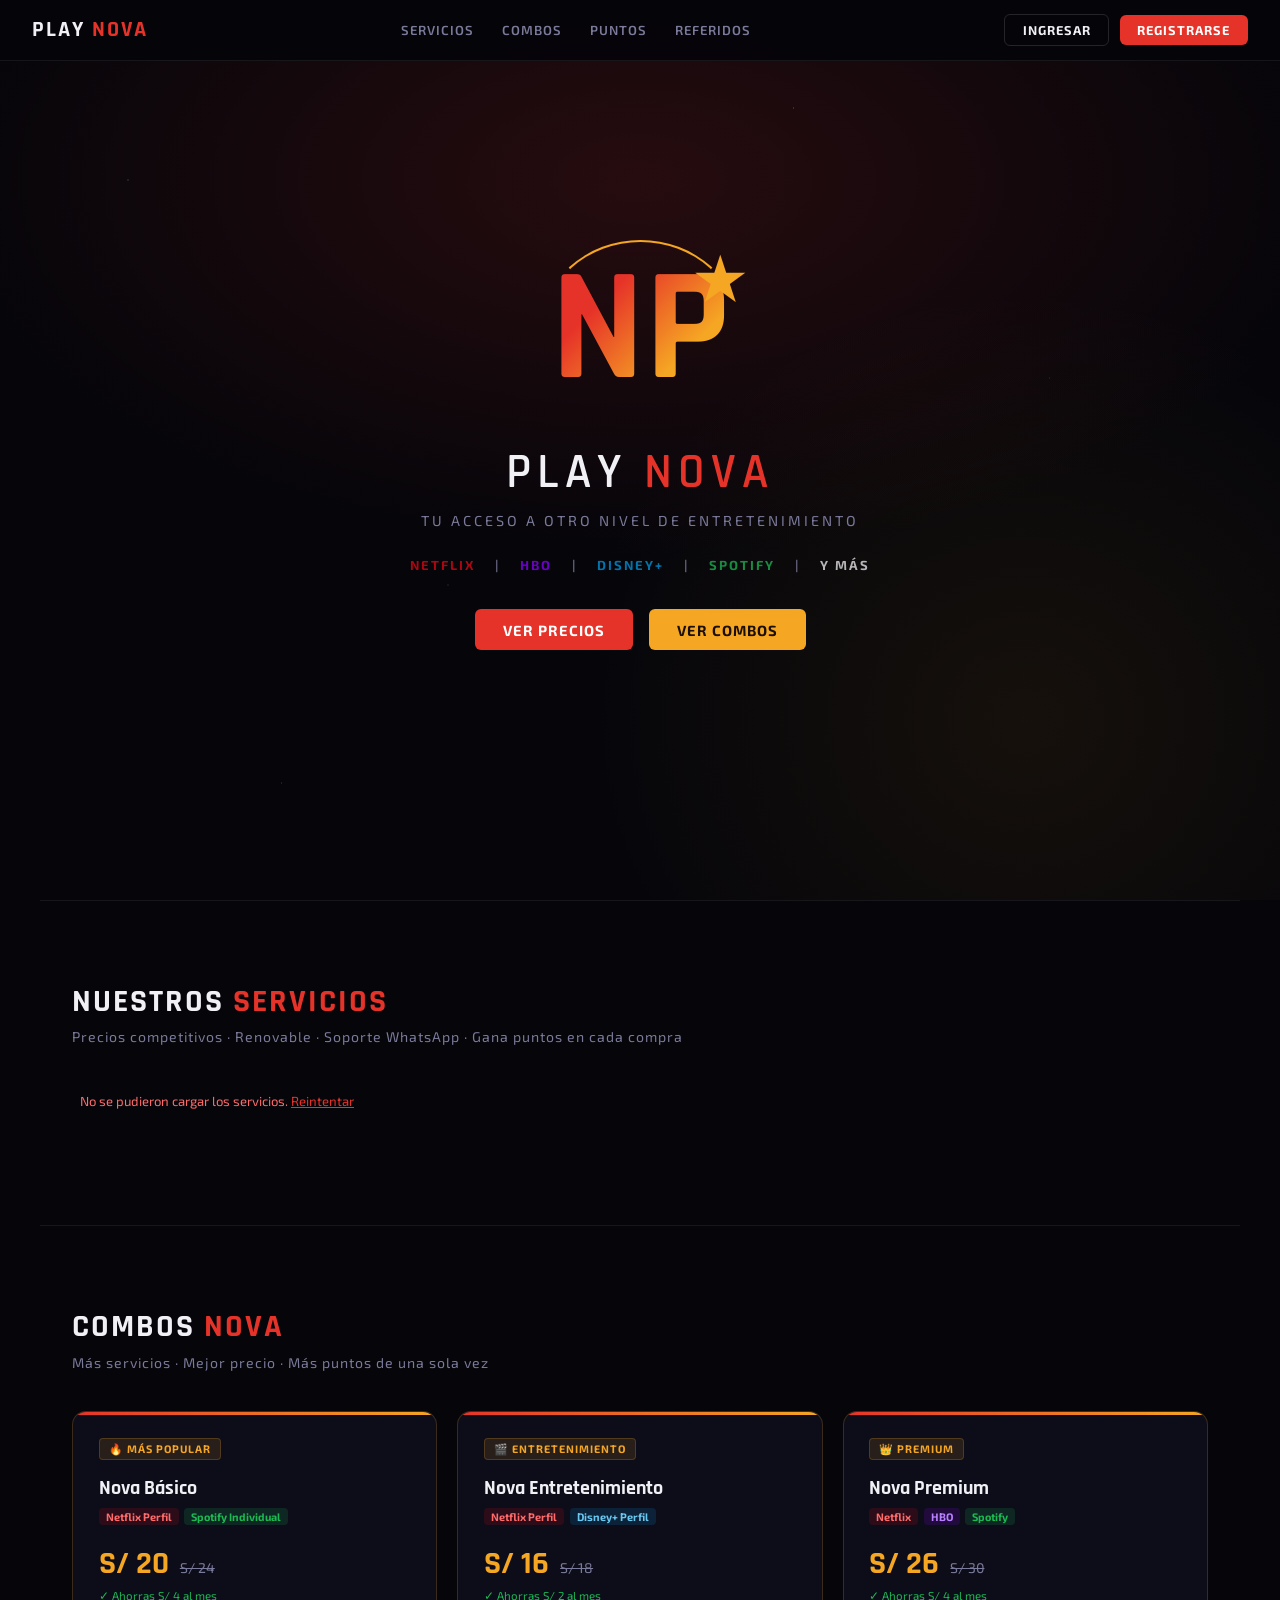
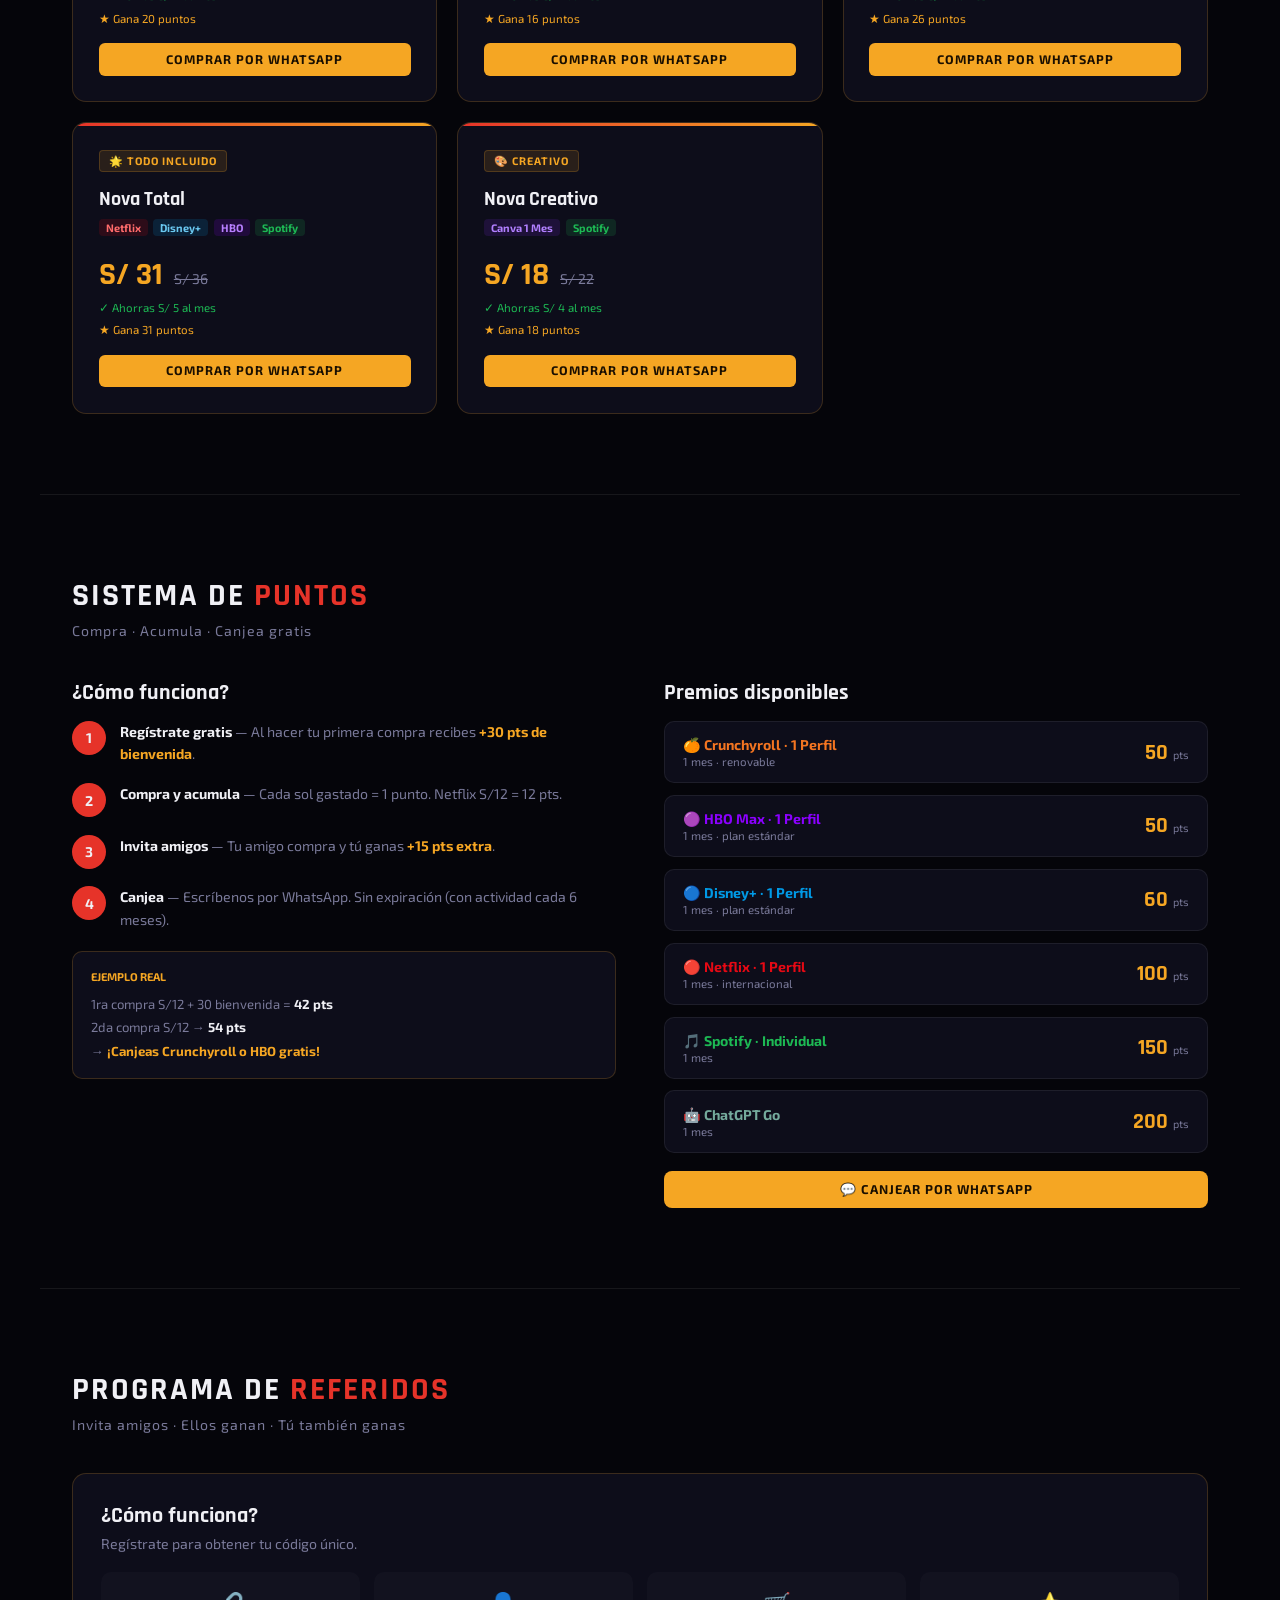
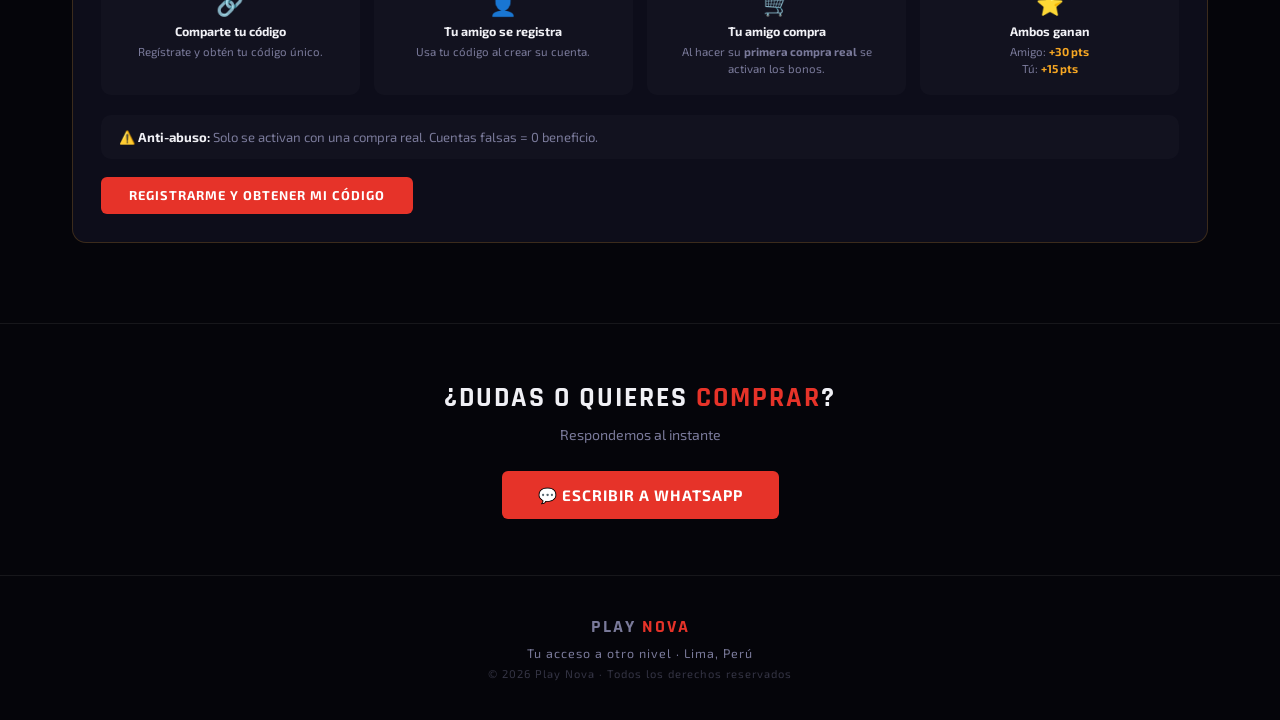
<file: playnova/index.html>
<!DOCTYPE html>
<html lang="es">
<head>
<meta charset="UTF-8">
<meta name="viewport" content="width=device-width, initial-scale=1.0">
<title>Play Nova</title>
<link rel="stylesheet" href="css/style.css">
</head>
<body>

<!-- NAV -->
<nav id="mainNav">
  <div class="logo">PLAY <span>NOVA</span></div>
  <div class="nav-links">
    <a href="#servicios">Servicios</a>
    <a href="#combos">Combos</a>
    <a href="#puntos">Puntos</a>
    <a href="#referidos">Referidos</a>
  </div>
  <div class="nav-right" id="navRight">
    <button class="btn btn-out" onclick="openModal('login')">Ingresar</button>
    <button class="btn btn-red" onclick="openModal('register')">Registrarse</button>
  </div>
</nav>

<!-- HERO -->
<div id="hero">
  <div class="hero-bg"></div><div class="stars"></div>
  <div class="np-wrap"><div class="orbit"></div><div class="np">NP</div></div>
  <div class="hbrand">PLAY <span>NOVA</span></div>
  <p class="htag">Tu acceso a otro nivel de entretenimiento</p>
  <div class="hplat">
    <span style="color:var(--nf)">NETFLIX</span><span style="color:var(--mu)">|</span>
    <span style="color:var(--hb)">HBO</span><span style="color:var(--mu)">|</span>
    <span style="color:var(--ds)">DISNEY+</span><span style="color:var(--mu)">|</span>
    <span style="color:var(--sp)">SPOTIFY</span><span style="color:var(--mu)">|</span><span>Y MÁS</span>
  </div>
  <div class="hcta">
    <a href="#servicios" class="btn btn-red" style="padding:.7rem 1.75rem;font-size:.92rem;text-decoration:none">Ver Precios</a>
    <a href="#combos" class="btn btn-go" style="padding:.7rem 1.75rem;font-size:.92rem;text-decoration:none">Ver Combos</a>
  </div>
</div>

<!-- SERVICIOS -->
<section id="servicios" class="wrap sdiv">
  <div class="stitle">Nuestros <span>Servicios</span></div>
  <p class="ssub">Precios competitivos · Renovable · Soporte WhatsApp · Gana puntos en cada compra</p>
  <div class="svc-tabs" id="indexSvcTabs">
    <div style="color:var(--mu);font-size:.82rem;padding:.5rem">Cargando servicios...</div>
  </div>
  <div id="indexSvcGrids"></div>
</section>

<!-- COMBOS -->
<section id="combos" class="wrap sdiv">
  <div class="stitle">Combos <span>Nova</span></div>
  <p class="ssub">Más servicios · Mejor precio · Más puntos de una sola vez</p>
  <div class="cgrid">
    <div class="ccard"><div class="ctag">🔥 Más popular</div><div class="cname">Nova Básico</div><div class="csvcs"><span class="cs" style="background:rgba(229,9,20,.15);color:#ff6b6b">Netflix Perfil</span><span class="cs" style="background:rgba(29,185,84,.15);color:#1DB954">Spotify Individual</span></div><div class="cpricing"><span class="cnew">S/ 20</span><span class="cold">S/ 24</span></div><div class="csave">✓ Ahorras S/ 4 al mes</div><div class="cpts">Gana 20 puntos</div><a href="https://wa.me/51924606154?text=Hola%2C%20quiero%20Combo%20Nova%20B%C3%A1sico%20S%2F20" target="_blank" class="pbuy go">Comprar por WhatsApp</a></div>
    <div class="ccard"><div class="ctag">🎬 Entretenimiento</div><div class="cname">Nova Entretenimiento</div><div class="csvcs"><span class="cs" style="background:rgba(229,9,20,.15);color:#ff6b6b">Netflix Perfil</span><span class="cs" style="background:rgba(0,153,229,.15);color:#6ac8f0">Disney+ Perfil</span></div><div class="cpricing"><span class="cnew">S/ 16</span><span class="cold">S/ 18</span></div><div class="csave">✓ Ahorras S/ 2 al mes</div><div class="cpts">Gana 16 puntos</div><a href="https://wa.me/51924606154?text=Hola%2C%20quiero%20Combo%20Nova%20Entretenimiento%20S%2F16" target="_blank" class="pbuy go">Comprar por WhatsApp</a></div>
    <div class="ccard"><div class="ctag">👑 Premium</div><div class="cname">Nova Premium</div><div class="csvcs"><span class="cs" style="background:rgba(229,9,20,.15);color:#ff6b6b">Netflix</span><span class="cs" style="background:rgba(139,0,255,.15);color:#b87fff">HBO</span><span class="cs" style="background:rgba(29,185,84,.15);color:#1DB954">Spotify</span></div><div class="cpricing"><span class="cnew">S/ 26</span><span class="cold">S/ 30</span></div><div class="csave">✓ Ahorras S/ 4 al mes</div><div class="cpts">Gana 26 puntos</div><a href="https://wa.me/51924606154?text=Hola%2C%20quiero%20Combo%20Nova%20Premium%20S%2F26" target="_blank" class="pbuy go">Comprar por WhatsApp</a></div>
    <div class="ccard"><div class="ctag">🌟 Todo incluido</div><div class="cname">Nova Total</div><div class="csvcs"><span class="cs" style="background:rgba(229,9,20,.15);color:#ff6b6b">Netflix</span><span class="cs" style="background:rgba(0,153,229,.15);color:#6ac8f0">Disney+</span><span class="cs" style="background:rgba(139,0,255,.15);color:#b87fff">HBO</span><span class="cs" style="background:rgba(29,185,84,.15);color:#1DB954">Spotify</span></div><div class="cpricing"><span class="cnew">S/ 31</span><span class="cold">S/ 36</span></div><div class="csave">✓ Ahorras S/ 5 al mes</div><div class="cpts">Gana 31 puntos</div><a href="https://wa.me/51924606154?text=Hola%2C%20quiero%20Combo%20Nova%20Total%20S%2F31" target="_blank" class="pbuy go">Comprar por WhatsApp</a></div>
    <div class="ccard"><div class="ctag">🎨 Creativo</div><div class="cname">Nova Creativo</div><div class="csvcs"><span class="cs" style="background:rgba(125,42,232,.15);color:#b280ff">Canva 1 Mes</span><span class="cs" style="background:rgba(29,185,84,.15);color:#1DB954">Spotify</span></div><div class="cpricing"><span class="cnew">S/ 18</span><span class="cold">S/ 22</span></div><div class="csave">✓ Ahorras S/ 4 al mes</div><div class="cpts">Gana 18 puntos</div><a href="https://wa.me/51924606154?text=Hola%2C%20quiero%20Combo%20Nova%20Creativo%20S%2F18" target="_blank" class="pbuy go">Comprar por WhatsApp</a></div>
  </div>
</section>

<!-- PUNTOS -->
<section id="puntos" class="wrap sdiv">
  <div class="stitle">Sistema de <span>Puntos</span></div>
  <p class="ssub">Compra · Acumula · Canjea gratis</p>
  <div class="pgrid">
    <div class="pghow">
      <h3>¿Cómo funciona?</h3>
      <div class="pstep"><div class="snum">1</div><div class="stxt"><strong>Regístrate gratis</strong> — Al hacer tu primera compra recibes <strong style="color:var(--go)">+30 pts de bienvenida</strong>.</div></div>
      <div class="pstep"><div class="snum">2</div><div class="stxt"><strong>Compra y acumula</strong> — Cada sol gastado = 1 punto. Netflix S/12 = 12 pts.</div></div>
      <div class="pstep"><div class="snum">3</div><div class="stxt"><strong>Invita amigos</strong> — Tu amigo compra y tú ganas <strong style="color:var(--go)">+15 pts extra</strong>.</div></div>
      <div class="pstep"><div class="snum">4</div><div class="stxt"><strong>Canjea</strong> — Escríbenos por WhatsApp. Sin expiración (con actividad cada 6 meses).</div></div>
      <div style="background:var(--s1);border:1px solid rgba(245,166,35,.2);border-radius:10px;padding:.9rem 1.1rem;margin-top:1.25rem;font-size:.82rem;color:var(--mu);line-height:1.8">
        <div style="font-size:.7rem;color:var(--go);font-weight:700;margin-bottom:.35rem">EJEMPLO REAL</div>
        1ra compra S/12 + 30 bienvenida = <strong style="color:var(--tx)">42 pts</strong><br>
        2da compra S/12 → <strong style="color:var(--tx)">54 pts</strong><br>
        → <strong style="color:var(--go)">¡Canjeas Crunchyroll o HBO gratis!</strong>
      </div>
    </div>
    <div>
      <h3 style="font-family:'Rajdhani',sans-serif;font-size:1.35rem;font-weight:700;margin-bottom:.9rem">Premios disponibles</h3>
      <div class="rlist" id="indexRewardList">
        <div style="color:var(--mu);font-size:.82rem;padding:.75rem 0;text-align:center;letter-spacing:1px">Cargando premios...</div>
      </div>
      <a href="https://wa.me/51924606154?text=Hola%2C%20quiero%20canjear%20mis%20puntos" target="_blank" class="btn btn-go" style="width:100%;margin-top:1.1rem;padding:.65rem;justify-content:center;border-radius:8px;text-decoration:none">💬 Canjear por WhatsApp</a>
    </div>
  </div>
</section>

<!-- REFERIDOS -->
<section id="referidos" class="wrap sdiv">
  <div class="stitle">Programa de <span>Referidos</span></div>
  <p class="ssub">Invita amigos · Ellos ganan · Tú también ganas</p>
  <div class="refbox">
    <h3>¿Cómo funciona?</h3>
    <p style="color:var(--mu);font-size:.88rem;margin-top:.3rem">Regístrate para obtener tu código único.</p>
    <div class="refhow">
      <div class="rstep"><div class="ico">🔗</div><div class="rl">Comparte tu código</div><div class="rd">Regístrate y obtén tu código único.</div></div>
      <div class="rstep"><div class="ico">👤</div><div class="rl">Tu amigo se registra</div><div class="rd">Usa tu código al crear su cuenta.</div></div>
      <div class="rstep"><div class="ico">🛒</div><div class="rl">Tu amigo compra</div><div class="rd">Al hacer su <strong>primera compra real</strong> se activan los bonos.</div></div>
      <div class="rstep"><div class="ico">⭐</div><div class="rl">Ambos ganan</div><div class="rd">Amigo: <strong style="color:var(--go)">+30 pts</strong><br>Tú: <strong style="color:var(--go)">+15 pts</strong></div></div>
    </div>
    <div style="background:var(--s2);border-radius:10px;padding:.9rem 1.1rem;margin-top:1.25rem;font-size:.82rem;color:var(--mu)">⚠️ <strong style="color:var(--tx)">Anti-abuso:</strong> Solo se activan con una compra real. Cuentas falsas = 0 beneficio.</div>
    <button onclick="openModal('register')" class="btn btn-red" style="margin-top:1.1rem;padding:.65rem 1.75rem">Registrarme y obtener mi código</button>
  </div>
</section>

<section style="text-align:center;padding:3.5rem 2rem;border-top:1px solid var(--b1)">
  <div class="stitle" style="font-size:1.75rem">¿Dudas o quieres <span>comprar</span>?</div>
  <p style="color:var(--mu);margin:.65rem 0 1.75rem;font-size:.88rem">Respondemos al instante</p>
  <a href="https://wa.me/51924606154?text=Hola%2C%20vengo%20de%20Play%20Nova" target="_blank" class="btn btn-red" style="padding:.9rem 2.25rem;font-size:.95rem;text-decoration:none">💬 Escribir a WhatsApp</a>
</section>

<footer>
  <div style="font-family:'Rajdhani',sans-serif;font-size:1.1rem;font-weight:700;letter-spacing:2px;margin-bottom:.5rem">PLAY <span style="color:var(--ac)">NOVA</span></div>
  <p>Tu acceso a otro nivel · Lima, Perú</p>
  <p style="margin-top:.4rem;opacity:.4;font-size:.7rem">© 2026 Play Nova · Todos los derechos reservados</p>
</footer>

<!-- AUTH MODAL -->
<div class="moverlay" id="authModal" onclick="closeModalOut(event)">
  <div class="modal">
    <button class="mcls" onclick="closeModal()">×</button>
    <div class="mtitle">PLAY <span>NOVA</span></div>
    <p class="msub" id="mSub">Ingresa a tu cuenta</p>
    <div class="mtabs">
      <button class="mtab on" id="tLogin" onclick="swTab('login')">Ingresar</button>
      <button class="mtab" id="tReg" onclick="swTab('register')">Registrarse</button>
    </div>
    <div id="fLogin">
      <div class="fg"><label class="fl">Usuario</label><input class="fi" id="lUser" placeholder="tu_usuario"></div>
      <div class="fg"><label class="fl">Contraseña</label>
        <div class="pass-wrap">
          <input class="fi" type="password" id="lPass" placeholder="••••••••">
          <button type="button" class="eye-btn" onclick="toggleEye('lPass',this)" tabindex="-1">👁</button>
        </div>
      </div>
      <div id="lErr" class="ferr"></div>
      <button class="btn btn-red" style="width:100%;padding:.7rem;margin-top:.5rem" onclick="doLogin()">Ingresar</button>
    </div>
    <div id="fReg" style="display:none">
      <div class="fg"><label class="fl">Usuario <span style="color:var(--ac)">*</span></label><input class="fi" id="rUser" placeholder="solo letras, números y _"></div>
      <div class="fg"><label class="fl">Contraseña <span style="color:var(--ac)">*</span></label>
        <div class="pass-wrap">
          <input class="fi" type="password" id="rPass" placeholder="Mínimo 8 caracteres">
          <button type="button" class="eye-btn" onclick="toggleEye('rPass',this)" tabindex="-1">👁</button>
        </div>
      </div>
      <div class="fg"><label class="fl">Confirmar Contraseña <span style="color:var(--ac)">*</span></label>
        <div class="pass-wrap">
          <input class="fi" type="password" id="rPass2" placeholder="Repite tu contraseña">
          <button type="button" class="eye-btn" onclick="toggleEye('rPass2',this)" tabindex="-1">👁</button>
        </div>
      </div>
      <div class="fg"><label class="fl">Teléfono <span style="color:var(--mu);font-size:.65rem">(opcional)</span></label><input class="fi" id="rPhone" placeholder="+51 9XX XXX XXX"></div>
      <div class="fg"><label class="fl">Código referido <span style="color:var(--mu);font-size:.65rem">(opcional)</span></label><input class="fi" id="rRef" placeholder="De quien te invitó" style="text-transform:uppercase"></div>
      <div class="fopt">✨ Registro opcional — sirve para acumular y canjear puntos gratis.</div>
      <div id="rErr" class="ferr"></div><div id="rOk" class="fok"></div>
      <button class="btn btn-red" style="width:100%;padding:.7rem;margin-top:.9rem" onclick="doRegister()">Crear Cuenta Gratis</button>
    </div>
  </div>
</div>

<script src="js/config.js"></script>
<script>
// ── MODAL ──
function openModal(tab){document.getElementById('authModal').classList.add('open');swTab(tab);}
function closeModal(){document.getElementById('authModal').classList.remove('open');}
function closeModalOut(e){if(e.target.id==='authModal')closeModal();}
function swTab(tab){
  document.getElementById('fLogin').style.display=tab==='login'?'':'none';
  document.getElementById('fReg').style.display=tab==='register'?'':'none';
  document.getElementById('tLogin').classList.toggle('on',tab==='login');
  document.getElementById('tReg').classList.toggle('on',tab==='register');
  document.getElementById('mSub').textContent=tab==='login'?'Ingresa a tu cuenta':'Crea tu cuenta (opcional)';
}

// ══════════════════════════════════════════
// ── SERVICIOS DINÁMICOS DESDE LA BD ──
// ══════════════════════════════════════════
let _indexCats = [], _indexProds = [], _activeIndexTab = null;

async function loadIndexServices() {
  try {
    // Cargar categorías y productos ACTIVOS en paralelo
    const [catRes, prodRes] = await Promise.all([
      fetch(`${SB}/pn_categories?select=*&order=name`, { headers: HG }),
      fetch(`${SB}/pn_products?active=eq.true&select=*&order=category,name`, { headers: HG })
    ]);

    if (catRes.ok) _indexCats = await catRes.json();
    if (!prodRes.ok) { renderIndexServicesFallback(); return; }
    _indexProds = await prodRes.json();

    if (!_indexProds.length) { renderIndexServicesFallback(); return; }

    // Agrupar por categoría
    const groups = {};
    _indexProds.forEach(p => {
      if (!groups[p.category]) groups[p.category] = [];
      groups[p.category].push(p);
    });

    const catKeys = Object.keys(groups);
    if (!catKeys.length) { renderIndexServicesFallback(); return; }

    // Renderizar tabs
    const tabsEl = document.getElementById('indexSvcTabs');
    tabsEl.innerHTML = '';
    catKeys.forEach((cat, i) => {
      const catObj = _indexCats.find(c => c.slug === cat);
      const tab = document.createElement('div');
      tab.className = 'stab' + (i === 0 ? ' on' : '');
      tab.setAttribute('data-is', cat);

      if (catObj && catObj.image_url) {
        tab.innerHTML = `<img src="${catObj.image_url}" alt="${catObj.name || cat}"
          style="width:16px;height:16px;object-fit:contain;vertical-align:middle;margin-right:5px;filter:brightness(0) invert(1)"
          onerror="this.style.display='none'">${catObj.name || cat}`;
      } else {
        const emoji = catObj ? (catObj.emoji || '') : '';
        const name  = catObj ? catObj.name : (cat.charAt(0).toUpperCase() + cat.slice(1));
        tab.textContent = emoji + name;
      }

      tab.onclick = () => showIndexTab(cat);
      tabsEl.appendChild(tab);
    });

    // Renderizar grids
    const gridsEl = document.getElementById('indexSvcGrids');
    gridsEl.innerHTML = '';
    catKeys.forEach((cat, i) => {
      const div = document.createElement('div');
      div.className = 'sgrid' + (i === 0 ? ' on' : '');
      div.id = 'ig-' + cat;
      div.innerHTML = buildIndexGrid(cat, groups[cat]);
      gridsEl.appendChild(div);
    });

    _activeIndexTab = catKeys[0];

  } catch (e) {
    console.error('loadIndexServices error:', e);
    renderIndexServicesFallback();
  }
}

function buildIndexGrid(cat, prods) {
  const catObj = _indexCats.find(c => c.slug === cat);
  const color  = catObj ? (catObj.color || 'var(--ac)') : 'var(--ac)';
  const badgeLabel = catObj ? `${catObj.emoji || ''}${catObj.name}` : cat;

  return prods.map(p => {
    const waText = encodeURIComponent(`Hola, quiero ${p.name} S/${Number(p.sale_price).toFixed(2)}`);
    return `<div class="pcard" data-s="${cat}">
      <span class="pbadge" style="background:${color}22;color:${color}">${badgeLabel}</span>
      <div class="pname">${p.name}</div>
      <div class="pdesc">${p.description || ''}</div>
      <div class="pprice"><span class="cy">S/</span><span class="am">${Number(p.sale_price).toFixed(0)}</span><span class="pe">/mes</span></div>
      <div class="ppts">Gana ${Math.round(p.sale_price)} puntos</div>
      <a href="https://wa.me/51924606154?text=${waText}" target="_blank" class="pbuy">Comprar por WhatsApp</a>
    </div>`;
  }).join('');
}

function showIndexTab(cat) {
  // Tabs
  document.querySelectorAll('#indexSvcTabs .stab').forEach(t => {
    t.classList.toggle('on', t.getAttribute('data-is') === cat);
    // Limpiar estilos inline de logos
    t.style.borderColor = '';
    t.style.color = '';
    t.style.background = '';
  });
  // Grids
  document.querySelectorAll('#indexSvcGrids .sgrid').forEach(g => g.classList.remove('on'));
  const g = document.getElementById('ig-' + cat);
  if (g) g.classList.add('on');
  _activeIndexTab = cat;

  // Color activo para tab con logo
  const catObj = _indexCats.find(c => c.slug === cat);
  if (catObj && catObj.color) {
    const activeTab = document.querySelector(`#indexSvcTabs .stab[data-is="${cat}"]`);
    if (activeTab) {
      activeTab.style.background = catObj.color + '22';
      activeTab.style.borderColor = catObj.color;
      activeTab.style.color = catObj.color;
    }
  }
}

// Fallback estático si la BD falla
function renderIndexServicesFallback() {
  document.getElementById('indexSvcTabs').innerHTML = '<div style="color:#ff6b6b;font-size:.82rem;padding:.5rem">No se pudieron cargar los servicios. <a href="#" onclick="loadIndexServices();return false" style="color:var(--ac)">Reintentar</a></div>';
  document.getElementById('indexSvcGrids').innerHTML = '';
}

// ── REWARDS DINÁMICOS ──
const REWARDS_FALLBACK = [
  { name:'Crunchyroll · 1 Perfil', description:'1 mes · renovable',      points_required:50,  color:'var(--cr)', emoji:'🍊' },
  { name:'HBO Max · 1 Perfil',     description:'1 mes · plan estándar',  points_required:50,  color:'var(--hb)', emoji:'🟣' },
  { name:'Disney+ · 1 Perfil',     description:'1 mes · plan estándar',  points_required:60,  color:'var(--ds)', emoji:'🔵' },
  { name:'Netflix · 1 Perfil',     description:'1 mes · internacional',  points_required:100, color:'var(--nf)', emoji:'🔴' },
  { name:'Spotify · Individual',   description:'1 mes',                  points_required:150, color:'var(--sp)', emoji:'🎵' },
  { name:'ChatGPT Go',             description:'1 mes',                  points_required:200, color:'var(--gp)', emoji:'🤖' },
];

function renderIndexRewards(rewards) {
  const el = document.getElementById('indexRewardList');
  if (!rewards.length) {
    el.innerHTML = '<div style="color:var(--mu);font-size:.82rem;padding:.5rem 0">No hay premios disponibles.</div>';
    return;
  }
  el.innerHTML = rewards.map(r => {
    const color = r.color || 'var(--go)';
    const emoji = r.emoji || '🎁';
    return `<div class="ritem">
      <div>
        <div class="rname" style="color:${color}">${emoji} ${r.name}</div>
        ${r.description ? `<div class="rdesc">${r.description}</div>` : ''}
      </div>
      <div class="rcost">${r.points_required} <small>pts</small></div>
    </div>`;
  }).join('');
}

async function loadIndexRewards() {
  try {
    const r = await fetch(`${SB}/pn_rewards?active=eq.true&select=*&order=points_required`, { headers: HG });
    if (!r.ok) throw new Error();
    const data = await r.json();
    renderIndexRewards(data.length ? data : REWARDS_FALLBACK);
  } catch(e) {
    renderIndexRewards(REWARDS_FALLBACK);
  }
}

// ── REGISTER ──
async function doRegister(){
  const user=document.getElementById('rUser').value.trim();
  const pass=document.getElementById('rPass').value;
  const pass2=document.getElementById('rPass2').value;
  const phone=document.getElementById('rPhone').value.trim();
  const ref=document.getElementById('rRef').value.trim().toUpperCase();
  const eE=document.getElementById('rErr'),oE=document.getElementById('rOk');
  eE.textContent='';oE.textContent='';
  if(!user||user.length<3){eE.textContent='Mínimo 3 caracteres en el usuario';return;}
  if(pass.length<8){eE.textContent='Contraseña mínimo 8 caracteres';return;}
  if(pass!==pass2){eE.textContent='Las contraseñas no coinciden';return;}
  if(!/^[a-zA-Z0-9_]+$/.test(user)){eE.textContent='Solo letras, números y _';return;}
  const chk=await fetch(`${SB}/pn_users?username=eq.${encodeURIComponent(user)}&select=id`,{headers:HG});
  if((await chk.json()).length>0){eE.textContent='Ese usuario ya está en uso';return;}
  let refId=null;
  if(ref){
    const rc=await fetch(`${SB}/pn_users?referral_code=eq.${encodeURIComponent(ref)}&select=id`,{headers:HG});
    const rd=await rc.json();
    if(!rd.length){eE.textContent='Código de referido inválido';return;}
    refId=rd[0].id;
  }
  const hash=btoa(pass+'_pn_salt_2026'),code=genCode(user);
  const res=await fetch(`${SB}/pn_users`,{method:'POST',headers:H,body:JSON.stringify({username:user,pass_hash:hash,phone:phone||null,points:0,role:'client',referral_code:code,referred_by:refId})});
  if(res.ok){oE.textContent='¡Cuenta creada! Tu código: '+code;setTimeout(()=>swTab('login'),2500);}
  else{const e=await res.json();eE.textContent='Error: '+(e.message||'intenta de nuevo');}
}

// ── LOGIN ──
async function doLogin(){
  const user=document.getElementById('lUser').value.trim();
  const pass=document.getElementById('lPass').value;
  const eE=document.getElementById('lErr');eE.textContent='';
  if(user==='admin'&&pass==='playnova2026'){saveS({isAdmin:true,id:'admin'});closeModal();window.location.href='admin.html';return;}
  if(!user||!pass){eE.textContent='Completa todos los campos';return;}
  const hash=btoa(pass+'_pn_salt_2026');
  const res=await fetch(`${SB}/pn_users?username=eq.${encodeURIComponent(user)}&pass_hash=eq.${encodeURIComponent(hash)}&select=*`,{headers:HG});
  const data=await res.json();
  if(!data.length){eE.textContent='Usuario o contraseña incorrectos';return;}
  saveS(data[0]);closeModal();window.location.href='client.html';
}

// ── INIT ──
window.addEventListener('DOMContentLoaded', () => {
  const saved = loadS();
  if (saved) {
    if (saved.isAdmin) { window.location.href = 'admin.html'; return; }
    window.location.href = 'client.html';
  }
  loadIndexServices();
  loadIndexRewards();
});
</script>
</body>
</html>
</file>
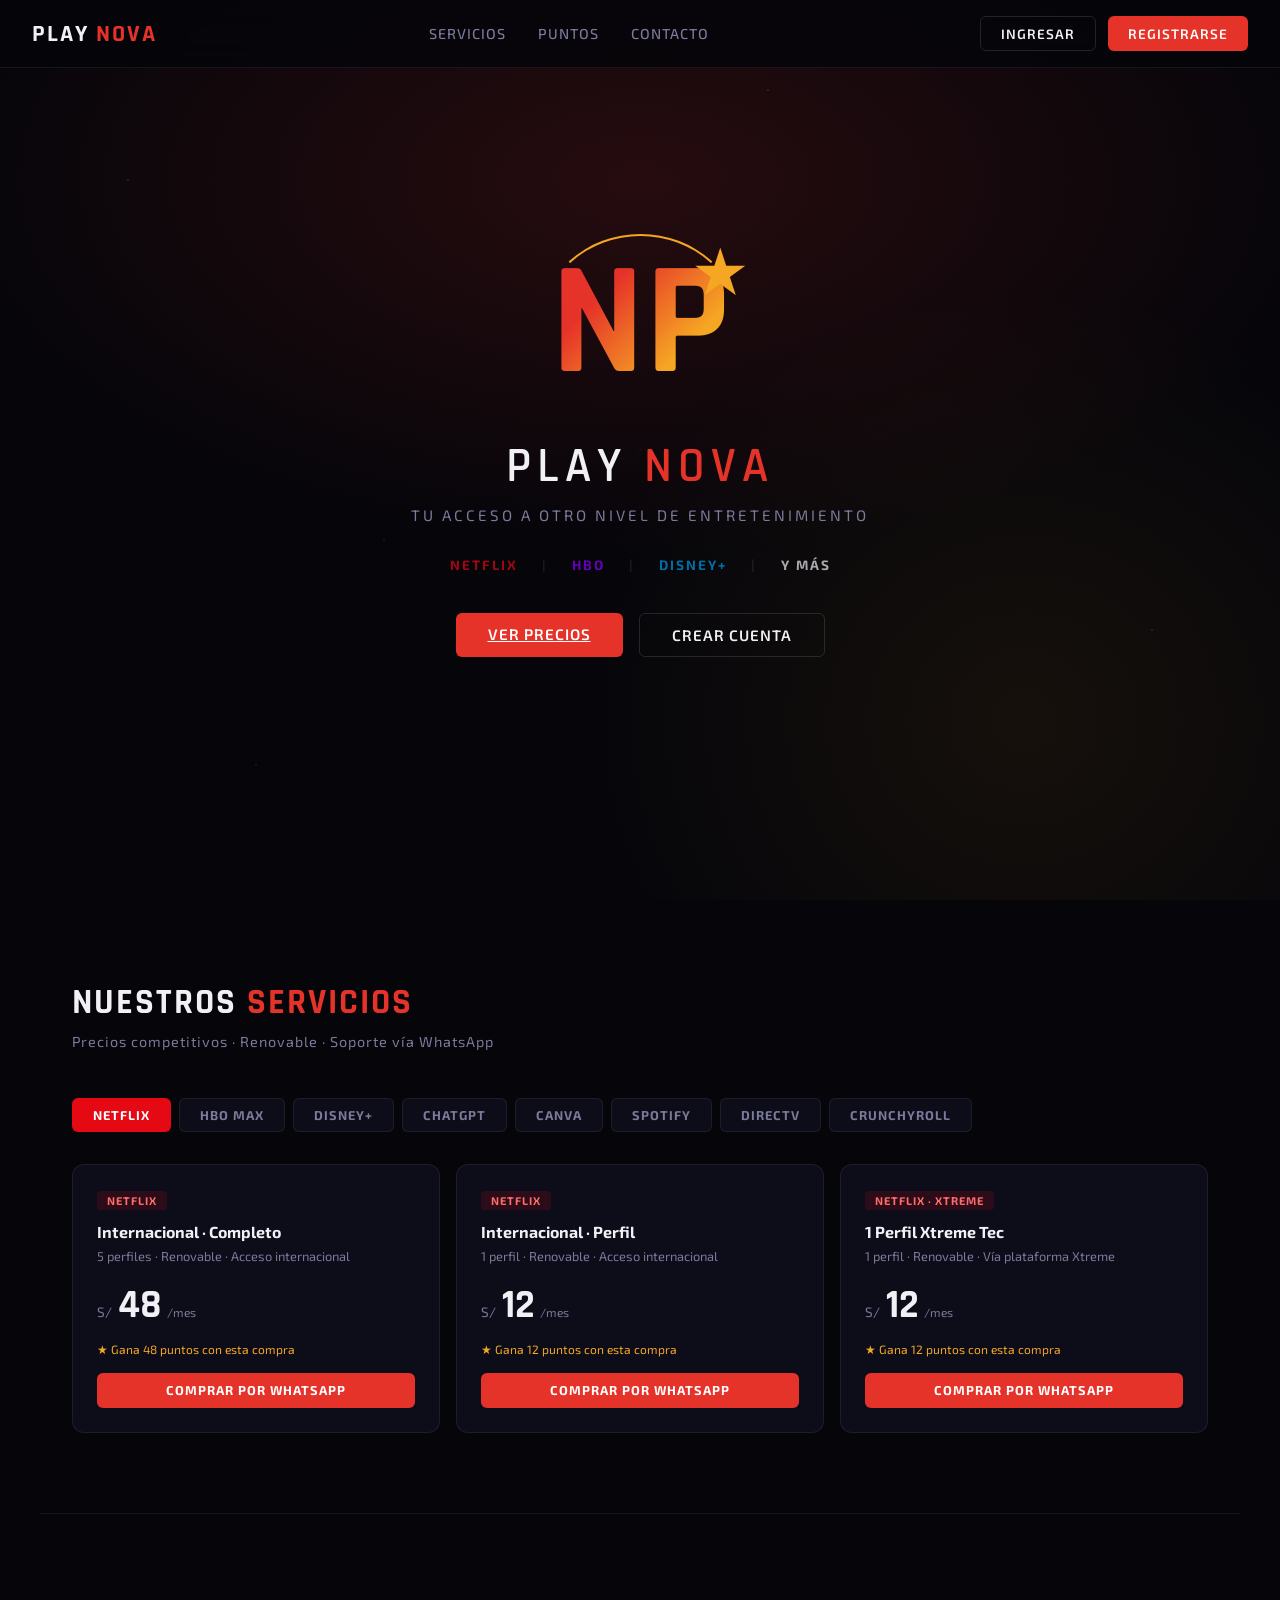
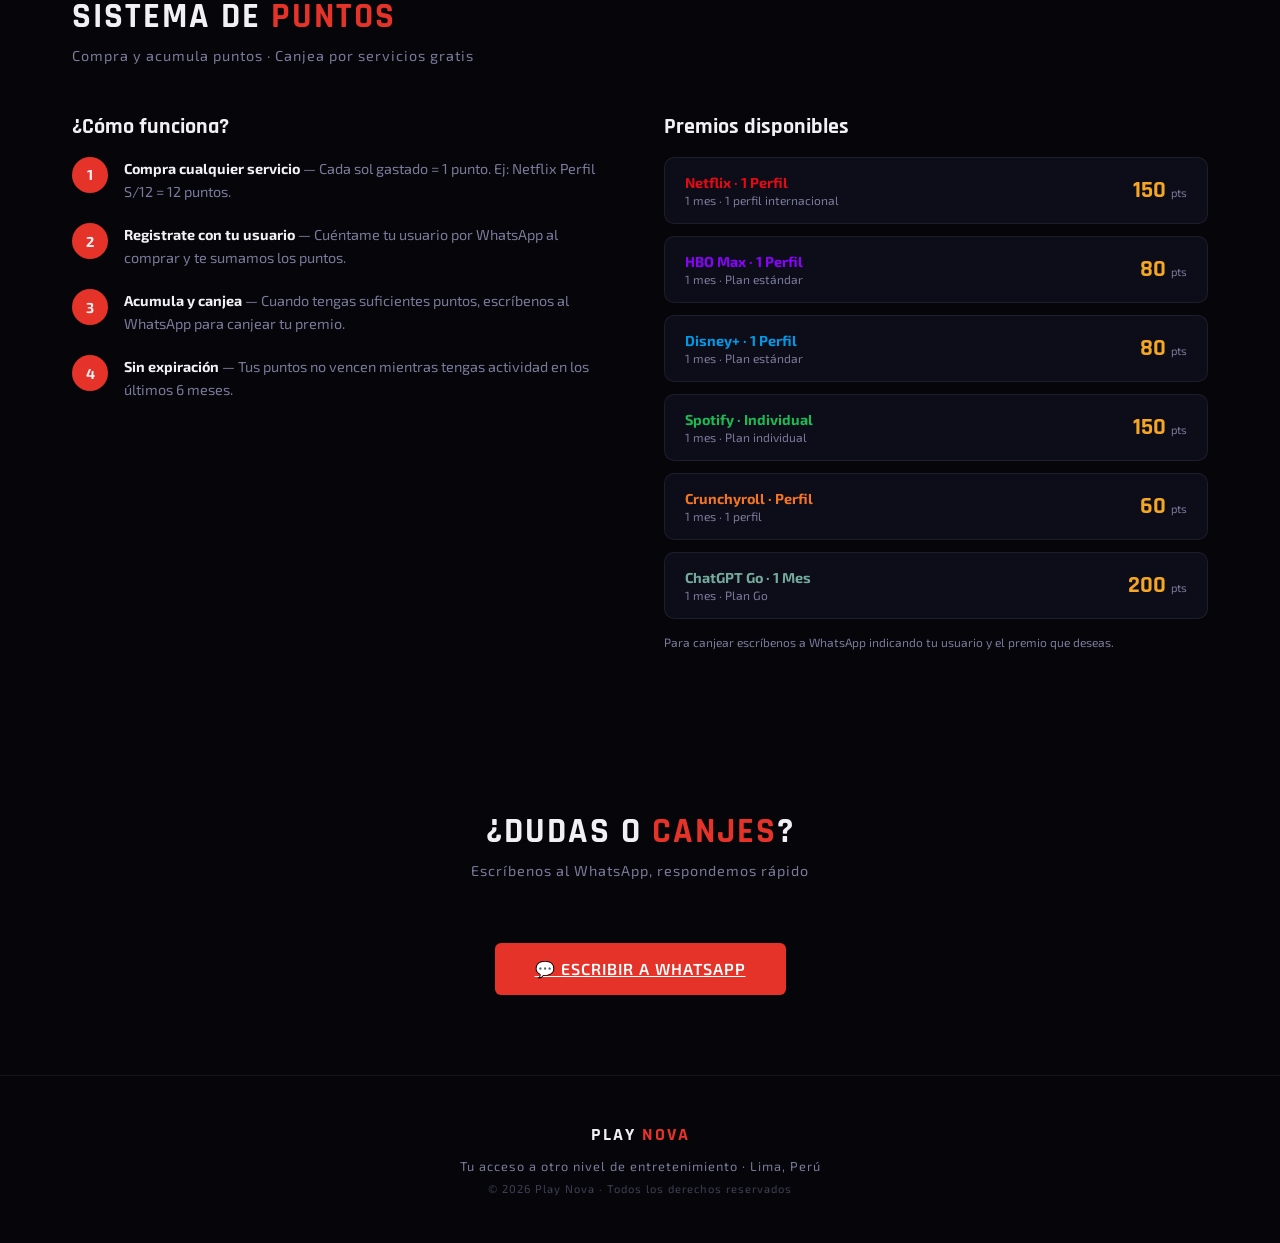
<file: playnova (1).html>
<!DOCTYPE html>
<html lang="es">
<head>
<meta charset="UTF-8">
<meta name="viewport" content="width=device-width, initial-scale=1.0">
<title>Play Nova - Tu acceso a otro nivel</title>
<link rel="preconnect" href="https://fonts.googleapis.com">
<link href="https://fonts.googleapis.com/css2?family=Rajdhani:wght@400;500;600;700&family=Exo+2:wght@300;400;500;700;900&display=swap" rel="stylesheet">
<style>
:root {
  --bg: #05050a;
  --surface: #0d0d1a;
  --surface2: #12121f;
  --border: rgba(255,255,255,0.07);
  --border2: rgba(255,255,255,0.12);
  --text: #f0f0f5;
  --muted: #7a7a9a;
  --accent: #e63329;
  --accent2: #ff6b35;
  --gold: #f5a623;
  --netflix: #e50914;
  --hbo: #8B00FF;
  --disney: #0099e5;
  --spotify: #1DB954;
  --canva: #7D2AE8;
  --chatgpt: #74aa9c;
  --directv: #0099d8;
  --crunch: #f47521;
}

* { margin: 0; padding: 0; box-sizing: border-box; }
html { scroll-behavior: smooth; }
body {
  background: var(--bg);
  color: var(--text);
  font-family: 'Exo 2', sans-serif;
  overflow-x: hidden;
}

/* ── NAVBAR ── */
nav {
  position: fixed; top: 0; left: 0; right: 0; z-index: 100;
  display: flex; align-items: center; justify-content: space-between;
  padding: 1rem 2rem;
  background: rgba(5,5,10,0.85);
  backdrop-filter: blur(16px);
  border-bottom: 1px solid var(--border);
}
.nav-logo {
  font-family: 'Rajdhani', sans-serif;
  font-size: 1.5rem; font-weight: 700;
  color: var(--text);
  letter-spacing: 2px;
}
.nav-logo span { color: var(--accent); }
.nav-links { display: flex; gap: 2rem; }
.nav-links a {
  color: var(--muted); text-decoration: none; font-size: .9rem;
  letter-spacing: 1px; text-transform: uppercase; font-weight: 500;
  transition: color .2s;
}
.nav-links a:hover { color: var(--text); }
.nav-actions { display: flex; gap: .75rem; }
.btn {
  padding: .5rem 1.25rem; border-radius: 6px; font-size: .85rem;
  font-family: 'Exo 2', sans-serif; font-weight: 600;
  letter-spacing: 1px; cursor: pointer; transition: all .2s;
  text-transform: uppercase; border: none;
}
.btn-outline {
  background: transparent; border: 1px solid var(--border2); color: var(--text);
}
.btn-outline:hover { border-color: var(--accent); color: var(--accent); }
.btn-primary {
  background: var(--accent); color: #fff;
}
.btn-primary:hover { background: #c0261e; transform: translateY(-1px); }
.btn-gold { background: var(--gold); color: #1a0f00; }
.btn-gold:hover { background: #e6960f; }

/* ── HERO ── */
#hero {
  min-height: 100vh;
  display: flex; flex-direction: column; align-items: center; justify-content: center;
  text-align: center; padding: 2rem;
  position: relative; overflow: hidden;
}
.hero-bg {
  position: absolute; inset: 0;
  background: radial-gradient(ellipse 80% 60% at 50% 20%, rgba(230,51,41,0.15) 0%, transparent 70%),
              radial-gradient(ellipse 60% 80% at 80% 80%, rgba(245,166,35,0.07) 0%, transparent 60%);
  pointer-events: none;
}
.stars {
  position: absolute; inset: 0;
  background-image:
    radial-gradient(1px 1px at 10% 20%, rgba(255,255,255,0.3) 0%, transparent 100%),
    radial-gradient(1px 1px at 30% 60%, rgba(255,255,255,0.2) 0%, transparent 100%),
    radial-gradient(1px 1px at 60% 10%, rgba(255,255,255,0.3) 0%, transparent 100%),
    radial-gradient(1px 1px at 80% 40%, rgba(255,255,255,0.15) 0%, transparent 100%),
    radial-gradient(1px 1px at 90% 70%, rgba(255,255,255,0.25) 0%, transparent 100%),
    radial-gradient(1px 1px at 20% 85%, rgba(255,255,255,0.2) 0%, transparent 100%),
    radial-gradient(1px 1px at 50% 50%, rgba(255,255,255,0.1) 0%, transparent 100%);
  pointer-events: none;
}
.hero-logo-wrapper {
  position: relative; margin-bottom: 2rem;
  animation: heroFadeIn .8s ease both;
}
.hero-logo-np {
  font-family: 'Rajdhani', sans-serif;
  font-size: clamp(5rem, 15vw, 10rem); font-weight: 700;
  line-height: 1;
  background: linear-gradient(135deg, #e63329 30%, #f5a623 70%);
  -webkit-background-clip: text; -webkit-text-fill-color: transparent;
  text-shadow: none;
  position: relative;
}
.hero-logo-np::after {
  content: '★';
  position: absolute; top: 0.1em; right: -0.25em;
  font-size: .35em; color: var(--gold);
  -webkit-text-fill-color: var(--gold);
}
.hero-orbit {
  position: absolute; inset: -10px;
  border: 2px solid transparent;
  border-top-color: var(--gold);
  border-radius: 50%; 
  animation: orbit 4s linear infinite;
}
@keyframes orbit { to { transform: rotate(360deg); } }
@keyframes heroFadeIn { from { opacity:0; transform: translateY(30px); } to { opacity:1; transform: none; } }
.hero-brand {
  font-family: 'Rajdhani', sans-serif;
  font-size: clamp(1.8rem, 5vw, 3rem); font-weight: 600;
  letter-spacing: 6px; text-transform: uppercase; color: var(--text);
  animation: heroFadeIn .8s .2s ease both;
}
.hero-brand span { color: var(--accent); }
.hero-tagline {
  font-size: .95rem; letter-spacing: 3px; color: var(--muted); text-transform: uppercase;
  margin-top: .5rem; animation: heroFadeIn .8s .35s ease both;
}
.hero-platforms {
  display: flex; gap: 1.5rem; align-items: center; margin-top: 2rem; flex-wrap: wrap; justify-content: center;
  animation: heroFadeIn .8s .5s ease both;
}
.hero-platforms span {
  font-size: .85rem; font-weight: 700; letter-spacing: 2px; text-transform: uppercase;
  opacity: .7;
}
.hero-divider { color: var(--border2); font-size: .8rem; }
.hero-cta { margin-top: 2.5rem; display: flex; gap: 1rem; flex-wrap: wrap; justify-content: center; animation: heroFadeIn .8s .65s ease both; }

/* ── SECTION ── */
section { padding: 5rem 2rem; max-width: 1200px; margin: 0 auto; }
.section-title {
  font-family: 'Rajdhani', sans-serif; font-size: 2.2rem; font-weight: 700;
  letter-spacing: 2px; text-transform: uppercase; margin-bottom: .5rem;
}
.section-title span { color: var(--accent); }
.section-sub { color: var(--muted); font-size: .9rem; letter-spacing: 1px; margin-bottom: 3rem; }

/* ── SERVICE TABS ── */
.service-tabs { display: flex; gap: .5rem; flex-wrap: wrap; margin-bottom: 2rem; }
.stab {
  padding: .5rem 1.25rem; border-radius: 6px; font-size: .8rem;
  font-weight: 700; letter-spacing: 1px; text-transform: uppercase;
  cursor: pointer; border: 1px solid var(--border); background: var(--surface);
  color: var(--muted); transition: all .2s;
}
.stab:hover { border-color: var(--border2); color: var(--text); }
.stab.active { color: #fff; border-color: transparent; }
.stab[data-svc="netflix"].active { background: var(--netflix); }
.stab[data-svc="hbo"].active { background: var(--hbo); }
.stab[data-svc="disney"].active { background: var(--disney); }
.stab[data-svc="spotify"].active { background: var(--spotify); }
.stab[data-svc="canva"].active { background: var(--canva); }
.stab[data-svc="chatgpt"].active { background: var(--chatgpt); }
.stab[data-svc="directv"].active { background: var(--directv); }
.stab[data-svc="crunchyroll"].active { background: var(--crunch); }

.service-grid { display: none; grid-template-columns: repeat(auto-fill, minmax(280px, 1fr)); gap: 1rem; }
.service-grid.active { display: grid; }

.plan-card {
  background: var(--surface);
  border: 1px solid var(--border);
  border-radius: 12px; padding: 1.5rem;
  transition: all .25s; position: relative; overflow: hidden;
}
.plan-card::before {
  content: '';
  position: absolute; top: 0; left: 0; right: 0; height: 2px;
  opacity: 0; transition: opacity .25s;
}
.plan-card:hover { border-color: var(--border2); transform: translateY(-3px); }
.plan-card:hover::before { opacity: 1; }
.plan-card[data-svc="netflix"]::before { background: var(--netflix); }
.plan-card[data-svc="hbo"]::before { background: var(--hbo); }
.plan-card[data-svc="disney"]::before { background: var(--disney); }
.plan-card[data-svc="spotify"]::before { background: var(--spotify); }
.plan-card[data-svc="canva"]::before { background: var(--canva); }
.plan-card[data-svc="chatgpt"]::before { background: var(--chatgpt); }
.plan-card[data-svc="directv"]::before { background: var(--directv); }
.plan-card[data-svc="crunchyroll"]::before { background: var(--crunch); }

.plan-badge {
  display: inline-block; font-size: .7rem; font-weight: 700; letter-spacing: 1px;
  text-transform: uppercase; padding: 3px 10px; border-radius: 4px; margin-bottom: .75rem;
}
.badge-netflix { background: rgba(229,9,20,0.15); color: #ff6b6b; }
.badge-hbo { background: rgba(139,0,255,0.15); color: #b87fff; }
.badge-disney { background: rgba(0,153,229,0.15); color: #6ac8f0; }
.badge-spotify { background: rgba(29,185,84,0.15); color: #1DB954; }
.badge-canva { background: rgba(125,42,232,0.15); color: #b280ff; }
.badge-chatgpt { background: rgba(116,170,156,0.15); color: var(--chatgpt); }
.badge-directv { background: rgba(0,153,216,0.15); color: #6ac8f0; }
.badge-crunchyroll { background: rgba(244,117,33,0.15); color: #ffaa70; }

.plan-name { font-size: 1rem; font-weight: 700; margin-bottom: .35rem; }
.plan-desc { font-size: .8rem; color: var(--muted); margin-bottom: 1.25rem; line-height: 1.5; }
.plan-price { display: flex; align-items: baseline; gap: .35rem; margin-bottom: 1rem; }
.plan-price .currency { font-size: .85rem; color: var(--muted); }
.plan-price .amount { font-family: 'Rajdhani', sans-serif; font-size: 2.5rem; font-weight: 700; line-height: 1; }
.plan-price .period { font-size: .75rem; color: var(--muted); }
.plan-points { font-size: .75rem; color: var(--gold); margin-bottom: 1rem; }
.plan-points::before { content: '★ '; }
.plan-buy {
  width: 100%; padding: .6rem; border-radius: 6px;
  font-family: 'Exo 2', sans-serif; font-weight: 700; font-size: .8rem;
  letter-spacing: 1px; text-transform: uppercase;
  cursor: pointer; border: none; transition: all .2s;
  text-decoration: none; display: block; text-align: center;
  background: var(--accent); color: #fff;
}
.plan-buy:hover { opacity: .85; transform: translateY(-1px); }

/* ── PUNTOS ── */
#puntos { border-top: 1px solid var(--border); }
.puntos-grid { display: grid; grid-template-columns: 1fr 1fr; gap: 3rem; align-items: start; }
.puntos-how { }
.puntos-how h3 { font-family: 'Rajdhani', sans-serif; font-size: 1.4rem; font-weight: 700; margin-bottom: 1rem; }
.puntos-step {
  display: flex; gap: 1rem; align-items: flex-start; margin-bottom: 1.25rem;
}
.step-num {
  width: 36px; height: 36px; min-width: 36px; border-radius: 50%;
  background: var(--accent); display: flex; align-items: center; justify-content: center;
  font-weight: 700; font-size: .9rem;
}
.step-text { font-size: .9rem; color: var(--muted); line-height: 1.6; }
.step-text strong { color: var(--text); }

.rewards-list { display: flex; flex-direction: column; gap: .75rem; }
.reward-item {
  background: var(--surface); border: 1px solid var(--border); border-radius: 10px;
  padding: 1rem 1.25rem; display: flex; align-items: center; justify-content: space-between;
}
.reward-info { }
.reward-name { font-weight: 700; font-size: .9rem; }
.reward-desc { font-size: .75rem; color: var(--muted); margin-top: 2px; }
.reward-cost {
  font-family: 'Rajdhani', sans-serif; font-size: 1.5rem; font-weight: 700;
  color: var(--gold); white-space: nowrap;
}
.reward-cost small { font-size: .7rem; color: var(--muted); font-family: 'Exo 2', sans-serif; font-weight: 400; }

/* ── AUTH MODAL ── */
.modal-overlay {
  display: none; position: fixed; inset: 0; z-index: 200;
  background: rgba(0,0,0,0.85); backdrop-filter: blur(8px);
  align-items: center; justify-content: center;
}
.modal-overlay.open { display: flex; }
.modal {
  background: var(--surface2); border: 1px solid var(--border2);
  border-radius: 16px; padding: 2.5rem; width: 100%; max-width: 420px;
  position: relative;
}
.modal-close {
  position: absolute; top: 1rem; right: 1.25rem;
  background: none; border: none; color: var(--muted); font-size: 1.5rem; cursor: pointer;
}
.modal-title {
  font-family: 'Rajdhani', sans-serif; font-size: 1.6rem; font-weight: 700;
  letter-spacing: 1px; margin-bottom: .25rem;
}
.modal-title span { color: var(--accent); }
.modal-sub { font-size: .8rem; color: var(--muted); margin-bottom: 2rem; }
.modal-tabs { display: flex; gap: 0; margin-bottom: 2rem; border: 1px solid var(--border); border-radius: 8px; overflow: hidden; }
.mtab {
  flex: 1; padding: .6rem; text-align: center; font-size: .85rem; font-weight: 700;
  letter-spacing: 1px; text-transform: uppercase; cursor: pointer;
  background: transparent; border: none; color: var(--muted); transition: all .2s;
}
.mtab.active { background: var(--accent); color: #fff; }
.form-group { margin-bottom: 1.25rem; }
.form-label { font-size: .75rem; font-weight: 700; letter-spacing: 1px; text-transform: uppercase; color: var(--muted); display: block; margin-bottom: .5rem; }
.form-input {
  width: 100%; background: var(--surface); border: 1px solid var(--border);
  border-radius: 8px; padding: .7rem 1rem; color: var(--text);
  font-family: 'Exo 2', sans-serif; font-size: .9rem; outline: none;
  transition: border-color .2s;
}
.form-input:focus { border-color: var(--accent); }
.form-optional { font-size: .7rem; color: var(--muted); margin-top: 1.5rem; padding-top: 1rem; border-top: 1px solid var(--border); }
.form-error { font-size: .75rem; color: #ff6b6b; margin-top: .5rem; }
.form-success { font-size: .75rem; color: var(--spotify); margin-top: .5rem; }

/* ── DASHBOARD ADMIN ── */
#dashboard {
  display: none; position: fixed; inset: 0; z-index: 150;
  background: var(--bg); overflow-y: auto;
}
#dashboard.open { display: block; }
.dash-header {
  background: var(--surface2); border-bottom: 1px solid var(--border);
  padding: 1rem 2rem; display: flex; align-items: center; justify-content: space-between;
  position: sticky; top: 0; z-index: 10;
}
.dash-title { font-family: 'Rajdhani', sans-serif; font-size: 1.4rem; font-weight: 700; }
.dash-body { max-width: 1200px; margin: 0 auto; padding: 2rem; }
.stats-grid { display: grid; grid-template-columns: repeat(auto-fit, minmax(200px, 1fr)); gap: 1rem; margin-bottom: 2rem; }
.stat-card {
  background: var(--surface); border: 1px solid var(--border); border-radius: 12px;
  padding: 1.25rem; text-align: center;
}
.stat-label { font-size: .75rem; color: var(--muted); text-transform: uppercase; letter-spacing: 1px; margin-bottom: .5rem; }
.stat-value { font-family: 'Rajdhani', sans-serif; font-size: 2.2rem; font-weight: 700; }
.stat-value.income { color: var(--spotify); }
.stat-value.red { color: var(--accent); }
.stat-value.gold { color: var(--gold); }

.dash-section { margin-bottom: 2.5rem; }
.dash-section-title { font-family: 'Rajdhani', sans-serif; font-size: 1.2rem; font-weight: 700; margin-bottom: 1rem; border-bottom: 1px solid var(--border); padding-bottom: .5rem; }
.data-table { width: 100%; border-collapse: collapse; font-size: .85rem; }
.data-table th {
  text-align: left; padding: .75rem 1rem;
  font-size: .7rem; text-transform: uppercase; letter-spacing: 1px; color: var(--muted);
  border-bottom: 1px solid var(--border);
}
.data-table td { padding: .75rem 1rem; border-bottom: 1px solid var(--border); }
.data-table tr:last-child td { border-bottom: none; }
.data-table tbody tr:hover { background: var(--surface); }
.tag {
  display: inline-block; font-size: .65rem; font-weight: 700; padding: 2px 8px;
  border-radius: 4px; text-transform: uppercase; letter-spacing: .5px;
}
.tag-green { background: rgba(29,185,84,.15); color: #1DB954; }
.tag-red { background: rgba(230,51,41,.15); color: #ff6b6b; }
.tag-gold { background: rgba(245,166,35,.15); color: var(--gold); }
.tag-blue { background: rgba(0,153,229,.15); color: #6ac8f0; }

.add-points-form { display: flex; gap: .75rem; flex-wrap: wrap; align-items: flex-end; background: var(--surface); border: 1px solid var(--border); border-radius: 10px; padding: 1.25rem; margin-bottom: 1rem; }
.add-points-form .form-group { margin: 0; flex: 1; min-width: 140px; }

/* ── CLIENT DASHBOARD ── */
#clientDash {
  display: none; position: fixed; inset: 0; z-index: 150;
  background: var(--bg); overflow-y: auto;
}
#clientDash.open { display: block; }
.client-header {
  background: var(--surface2); border-bottom: 1px solid var(--border);
  padding: 1rem 2rem; display: flex; align-items: center; justify-content: space-between;
}
.points-badge {
  display: flex; align-items: center; gap: .5rem;
  background: rgba(245,166,35,.1); border: 1px solid rgba(245,166,35,.2);
  border-radius: 8px; padding: .4rem 1rem;
  font-family: 'Rajdhani', sans-serif; font-size: 1.1rem; font-weight: 700; color: var(--gold);
}

/* ── FOOTER ── */
footer {
  text-align: center; padding: 3rem 2rem;
  border-top: 1px solid var(--border);
  color: var(--muted); font-size: .8rem; letter-spacing: 1px;
}
footer strong { color: var(--accent); }

/* ── SCROLLBAR ── */
::-webkit-scrollbar { width: 6px; }
::-webkit-scrollbar-track { background: var(--bg); }
::-webkit-scrollbar-thumb { background: var(--border2); border-radius: 3px; }

@media (max-width: 768px) {
  nav { padding: .75rem 1rem; }
  .nav-links { display: none; }
  .puntos-grid { grid-template-columns: 1fr; }
  .plan-price .amount { font-size: 2rem; }
}
</style>
</head>
<body>

<!-- NAV -->
<nav>
  <div class="nav-logo">PLAY <span>NOVA</span></div>
  <div class="nav-links">
    <a href="#servicios">Servicios</a>
    <a href="#puntos">Puntos</a>
    <a href="#contacto">Contacto</a>
  </div>
  <div class="nav-actions">
    <button class="btn btn-outline" onclick="openModal('login')">Ingresar</button>
    <button class="btn btn-primary" onclick="openModal('register')">Registrarse</button>
  </div>
</nav>

<!-- HERO -->
<div id="hero">
  <div class="hero-bg"></div>
  <div class="stars"></div>
  <div class="hero-logo-wrapper">
    <div class="hero-orbit"></div>
    <div class="hero-logo-np">NP</div>
  </div>
  <div class="hero-brand">PLAY <span>NOVA</span></div>
  <p class="hero-tagline">Tu acceso a otro nivel de entretenimiento</p>
  <div class="hero-platforms">
    <span style="color:var(--netflix)">NETFLIX</span>
    <span class="hero-divider">|</span>
    <span style="color:var(--hbo)">HBO</span>
    <span class="hero-divider">|</span>
    <span style="color:var(--disney)">DISNEY+</span>
    <span class="hero-divider">|</span>
    <span>Y MÁS</span>
  </div>
  <div class="hero-cta">
    <a href="#servicios" class="btn btn-primary" style="padding:.75rem 2rem;font-size:.95rem">Ver Precios</a>
    <button class="btn btn-outline" style="padding:.75rem 2rem;font-size:.95rem" onclick="openModal('register')">Crear Cuenta</button>
  </div>
</div>

<!-- SERVICIOS -->
<section id="servicios">
  <div class="section-title">Nuestros <span>Servicios</span></div>
  <p class="section-sub">Precios competitivos · Renovable · Soporte vía WhatsApp</p>
  <div class="service-tabs">
    <div class="stab active" data-svc="netflix" onclick="setTab('netflix')">Netflix</div>
    <div class="stab" data-svc="hbo" onclick="setTab('hbo')">HBO Max</div>
    <div class="stab" data-svc="disney" onclick="setTab('disney')">Disney+</div>
    <div class="stab" data-svc="chatgpt" onclick="setTab('chatgpt')">ChatGPT</div>
    <div class="stab" data-svc="canva" onclick="setTab('canva')">Canva</div>
    <div class="stab" data-svc="spotify" onclick="setTab('spotify')">Spotify</div>
    <div class="stab" data-svc="directv" onclick="setTab('directv')">DirecTV</div>
    <div class="stab" data-svc="crunchyroll" onclick="setTab('crunchyroll')">Crunchyroll</div>
  </div>

  <!-- NETFLIX -->
  <div class="service-grid active" id="grid-netflix">
    <div class="plan-card" data-svc="netflix">
      <span class="plan-badge badge-netflix">Netflix</span>
      <div class="plan-name">Internacional · Completo</div>
      <div class="plan-desc">5 perfiles · Renovable · Acceso internacional</div>
      <div class="plan-price"><span class="currency">S/</span><span class="amount">48</span><span class="period">/mes</span></div>
      <div class="plan-points">Gana 48 puntos con esta compra</div>
      <a href="https://wa.me/51924606154?text=Hola%2C%20quiero%20Netflix%20Internacional%20Completo%205%20perfiles%20S%2F48" target="_blank" class="plan-buy">Comprar por WhatsApp</a>
    </div>
    <div class="plan-card" data-svc="netflix">
      <span class="plan-badge badge-netflix">Netflix</span>
      <div class="plan-name">Internacional · Perfil</div>
      <div class="plan-desc">1 perfil · Renovable · Acceso internacional</div>
      <div class="plan-price"><span class="currency">S/</span><span class="amount">12</span><span class="period">/mes</span></div>
      <div class="plan-points">Gana 12 puntos con esta compra</div>
      <a href="https://wa.me/51924606154?text=Hola%2C%20quiero%20Netflix%20Internacional%20Perfil%201%20perfil%20S%2F12" target="_blank" class="plan-buy">Comprar por WhatsApp</a>
    </div>
    <div class="plan-card" data-svc="netflix">
      <span class="plan-badge badge-netflix">Netflix · Xtreme</span>
      <div class="plan-name">1 Perfil Xtreme Tec</div>
      <div class="plan-desc">1 perfil · Renovable · Vía plataforma Xtreme</div>
      <div class="plan-price"><span class="currency">S/</span><span class="amount">12</span><span class="period">/mes</span></div>
      <div class="plan-points">Gana 12 puntos con esta compra</div>
      <a href="https://wa.me/51924606154?text=Hola%2C%20quiero%20Netflix%201%20Perfil%20Xtreme%20Tec%20S%2F12" target="_blank" class="plan-buy">Comprar por WhatsApp</a>
    </div>
  </div>

  <!-- HBO -->
  <div class="service-grid" id="grid-hbo">
    <div class="plan-card" data-svc="hbo">
      <span class="plan-badge badge-hbo">HBO Max</span>
      <div class="plan-name">Estándar · Completo</div>
      <div class="plan-desc">5 perfiles · Renovable</div>
      <div class="plan-price"><span class="currency">S/</span><span class="amount">35</span><span class="period">/mes</span></div>
      <div class="plan-points">Gana 35 puntos con esta compra</div>
      <a href="https://wa.me/51924606154?text=Hola%2C%20quiero%20HBO%20Max%20Est%C3%A1ndar%20Completo%205%20perfiles%20S%2F35" target="_blank" class="plan-buy">Comprar por WhatsApp</a>
    </div>
    <div class="plan-card" data-svc="hbo">
      <span class="plan-badge badge-hbo">HBO Max</span>
      <div class="plan-name">1 Perfil</div>
      <div class="plan-desc">1 perfil · Renovable</div>
      <div class="plan-price"><span class="currency">S/</span><span class="amount">6</span><span class="period">/mes</span></div>
      <div class="plan-points">Gana 6 puntos con esta compra</div>
      <a href="https://wa.me/51924606154?text=Hola%2C%20quiero%20HBO%201%20Perfil%20S%2F6" target="_blank" class="plan-buy">Comprar por WhatsApp</a>
    </div>
    <div class="plan-card" data-svc="hbo">
      <span class="plan-badge badge-hbo">HBO Max</span>
      <div class="plan-name">Estándar · Perfil</div>
      <div class="plan-desc">1 perfil · Renovable</div>
      <div class="plan-price"><span class="currency">S/</span><span class="amount">6</span><span class="period">/mes</span></div>
      <div class="plan-points">Gana 6 puntos con esta compra</div>
      <a href="https://wa.me/51924606154?text=Hola%2C%20quiero%20HBO%20Est%C3%A1ndar%20Perfil%201%20perfil%20S%2F6" target="_blank" class="plan-buy">Comprar por WhatsApp</a>
    </div>
    <div class="plan-card" data-svc="hbo">
      <span class="plan-badge badge-hbo">HBO Max · Premium</span>
      <div class="plan-name">Platino · Completo</div>
      <div class="plan-desc">5 perfiles · No renovable</div>
      <div class="plan-price"><span class="currency">S/</span><span class="amount">20</span><span class="period">/mes</span></div>
      <div class="plan-points">Gana 20 puntos con esta compra</div>
      <a href="https://wa.me/51924606154?text=Hola%2C%20quiero%20HBO%20Max%20Platino%20Completo%205%20perfiles%20S%2F20" target="_blank" class="plan-buy">Comprar por WhatsApp</a>
    </div>
  </div>

  <!-- DISNEY -->
  <div class="service-grid" id="grid-disney">
    <div class="plan-card" data-svc="disney">
      <span class="plan-badge badge-disney">Disney+</span>
      <div class="plan-name">Estándar · Completo</div>
      <div class="plan-desc">7 perfiles · Renovable</div>
      <div class="plan-price"><span class="currency">S/</span><span class="amount">40</span><span class="period">/mes</span></div>
      <div class="plan-points">Gana 40 puntos con esta compra</div>
      <a href="https://wa.me/51924606154?text=Hola%2C%20quiero%20Disney%2B%20Est%C3%A1ndar%20Completo%207%20perfiles%20S%2F40" target="_blank" class="plan-buy">Comprar por WhatsApp</a>
    </div>
    <div class="plan-card" data-svc="disney">
      <span class="plan-badge badge-disney">Disney+</span>
      <div class="plan-name">1 Perfil</div>
      <div class="plan-desc">1 perfil · Renovable</div>
      <div class="plan-price"><span class="currency">S/</span><span class="amount">6</span><span class="period">/mes</span></div>
      <div class="plan-points">Gana 6 puntos con esta compra</div>
      <a href="https://wa.me/51924606154?text=Hola%2C%20quiero%20Disney%2B%201%20Perfil%20S%2F6" target="_blank" class="plan-buy">Comprar por WhatsApp</a>
    </div>
    <div class="plan-card" data-svc="disney">
      <span class="plan-badge badge-disney">Disney+ · ESPN</span>
      <div class="plan-name">Premium con ESPN · Completo</div>
      <div class="plan-desc">7 perfiles · Renovable · Incluye ESPN</div>
      <div class="plan-price"><span class="currency">S/</span><span class="amount">61</span><span class="period">/mes</span></div>
      <div class="plan-points">Gana 61 puntos con esta compra</div>
      <a href="https://wa.me/51924606154?text=Hola%2C%20quiero%20Disney%2B%20Premium%20con%20ESPN%20Completo%207%20perfiles%20S%2F61" target="_blank" class="plan-buy">Comprar por WhatsApp</a>
    </div>
    <div class="plan-card" data-svc="disney">
      <span class="plan-badge badge-disney">Disney+ · ESPN</span>
      <div class="plan-name">Premium con ESPN · Perfil</div>
      <div class="plan-desc">1 perfil · Renovable</div>
      <div class="plan-price"><span class="currency">S/</span><span class="amount">10</span><span class="period">/mes</span></div>
      <div class="plan-points">Gana 10 puntos con esta compra</div>
      <a href="https://wa.me/51924606154?text=Hola%2C%20quiero%20Disney%2B%20Premium%20ESPN%20Perfil%20S%2F10" target="_blank" class="plan-buy">Comprar por WhatsApp</a>
    </div>
    <div class="plan-card" data-svc="disney">
      <span class="plan-badge badge-disney">Disney+ · Solo TV</span>
      <div class="plan-name">Premium ESPN · Solo TV</div>
      <div class="plan-desc">1 perfil · Renovable · Solo para TV</div>
      <div class="plan-price"><span class="currency">S/</span><span class="amount">10</span><span class="period">/mes</span></div>
      <div class="plan-points">Gana 10 puntos con esta compra</div>
      <a href="https://wa.me/51924606154?text=Hola%2C%20quiero%20Disney%2B%20Premium%20ESPN%20Solo%20TV%20S%2F10" target="_blank" class="plan-buy">Comprar por WhatsApp</a>
    </div>
  </div>

  <!-- CHATGPT -->
  <div class="service-grid" id="grid-chatgpt">
    <div class="plan-card" data-svc="chatgpt">
      <span class="plan-badge badge-chatgpt">ChatGPT</span>
      <div class="plan-name">Go · 1 Perfil</div>
      <div class="plan-desc">1 perfil · Renovable</div>
      <div class="plan-price"><span class="currency">S/</span><span class="amount">15</span><span class="period">/mes</span></div>
      <div class="plan-points">Gana 15 puntos con esta compra</div>
      <a href="https://wa.me/51924606154?text=Hola%2C%20quiero%20ChatGPT%20Go%201%20Perfil%20S%2F15" target="_blank" class="plan-buy">Comprar por WhatsApp</a>
    </div>
    <div class="plan-card" data-svc="chatgpt">
      <span class="plan-badge badge-chatgpt">ChatGPT · Pro</span>
      <div class="plan-name">Pro · 1 Perfil</div>
      <div class="plan-desc">1 perfil · No renovable · Acceso Pro completo</div>
      <div class="plan-price"><span class="currency">S/</span><span class="amount">30</span><span class="period">/mes</span></div>
      <div class="plan-points">Gana 30 puntos con esta compra</div>
      <a href="https://wa.me/51924606154?text=Hola%2C%20quiero%20ChatGPT%20Pro%201%20Perfil%20S%2F30" target="_blank" class="plan-buy">Comprar por WhatsApp</a>
    </div>
  </div>

  <!-- CANVA -->
  <div class="service-grid" id="grid-canva">
    <div class="plan-card" data-svc="canva">
      <span class="plan-badge badge-canva">Canva</span>
      <div class="plan-name">1 Mes · 1 Perfil</div>
      <div class="plan-desc">1 perfil · Renovable</div>
      <div class="plan-price"><span class="currency">S/</span><span class="amount">10</span><span class="period">/mes</span></div>
      <div class="plan-points">Gana 10 puntos con esta compra</div>
      <a href="https://wa.me/51924606154?text=Hola%2C%20quiero%20Canva%201%20Mes%201%20Perfil%20S%2F10" target="_blank" class="plan-buy">Comprar por WhatsApp</a>
    </div>
    <div class="plan-card" data-svc="canva">
      <span class="plan-badge badge-canva">Canva · 3M</span>
      <div class="plan-name">3 Meses · 1 Perfil</div>
      <div class="plan-desc">1 perfil · Renovable · Ahorra más</div>
      <div class="plan-price"><span class="currency">S/</span><span class="amount">15</span><span class="period">/3 meses</span></div>
      <div class="plan-points">Gana 15 puntos con esta compra</div>
      <a href="https://wa.me/51924606154?text=Hola%2C%20quiero%20Canva%203%20Meses%201%20Perfil%20S%2F15" target="_blank" class="plan-buy">Comprar por WhatsApp</a>
    </div>
    <div class="plan-card" data-svc="canva">
      <span class="plan-badge badge-canva">Canva · 6M</span>
      <div class="plan-name">6 Meses · 1 Perfil</div>
      <div class="plan-desc">1 perfil · Renovable · Mejor precio</div>
      <div class="plan-price"><span class="currency">S/</span><span class="amount">20</span><span class="period">/6 meses</span></div>
      <div class="plan-points">Gana 20 puntos con esta compra</div>
      <a href="https://wa.me/51924606154?text=Hola%2C%20quiero%20Canva%206%20Meses%201%20Perfil%20S%2F20" target="_blank" class="plan-buy">Comprar por WhatsApp</a>
    </div>
    <div class="plan-card" data-svc="canva">
      <span class="plan-badge badge-canva">Canva · 12M</span>
      <div class="plan-name">12 Meses · 1 Perfil</div>
      <div class="plan-desc">1 perfil · Renovable · Precio anual</div>
      <div class="plan-price"><span class="currency">S/</span><span class="amount">30</span><span class="period">/año</span></div>
      <div class="plan-points">Gana 30 puntos con esta compra</div>
      <a href="https://wa.me/51924606154?text=Hola%2C%20quiero%20Canva%2012%20Meses%201%20Perfil%20S%2F30" target="_blank" class="plan-buy">Comprar por WhatsApp</a>
    </div>
  </div>

  <!-- SPOTIFY -->
  <div class="service-grid" id="grid-spotify">
    <div class="plan-card" data-svc="spotify">
      <span class="plan-badge badge-spotify">Spotify</span>
      <div class="plan-name">Individual · 1 Mes</div>
      <div class="plan-desc">1 perfil · Renovable · Plan individual</div>
      <div class="plan-price"><span class="currency">S/</span><span class="amount">12</span><span class="period">/mes</span></div>
      <div class="plan-points">Gana 12 puntos con esta compra</div>
      <a href="https://wa.me/51924606154?text=Hola%2C%20quiero%20Spotify%20Individual%201%20Mes%20S%2F12" target="_blank" class="plan-buy">Comprar por WhatsApp</a>
    </div>
    <div class="plan-card" data-svc="spotify">
      <span class="plan-badge badge-spotify">Spotify · 3M</span>
      <div class="plan-name">Individual · 3 Meses</div>
      <div class="plan-desc">1 perfil · Renovable · Plan individual</div>
      <div class="plan-price"><span class="currency">S/</span><span class="amount">25</span><span class="period">/3 meses</span></div>
      <div class="plan-points">Gana 25 puntos con esta compra</div>
      <a href="https://wa.me/51924606154?text=Hola%2C%20quiero%20Spotify%20Individual%203%20Meses%20S%2F25" target="_blank" class="plan-buy">Comprar por WhatsApp</a>
    </div>
    <div class="plan-card" data-svc="spotify">
      <span class="plan-badge badge-spotify">Spotify · Familiar</span>
      <div class="plan-name">Familiar · 1 Mes</div>
      <div class="plan-desc">6 perfiles · Renovable · Plan familiar</div>
      <div class="plan-price"><span class="currency">S/</span><span class="amount">35</span><span class="period">/mes</span></div>
      <div class="plan-points">Gana 35 puntos con esta compra</div>
      <a href="https://wa.me/51924606154?text=Hola%2C%20quiero%20Spotify%20Familiar%201%20Mes%20S%2F35" target="_blank" class="plan-buy">Comprar por WhatsApp</a>
    </div>
  </div>

  <!-- DIRECTV -->
  <div class="service-grid" id="grid-directv">
    <div class="plan-card" data-svc="directv">
      <span class="plan-badge badge-directv">DirecTV GO</span>
      <div class="plan-name">DirecTV GO · 1 Perfil</div>
      <div class="plan-desc">1 perfil · Renovable · Solo para TV</div>
      <div class="plan-price"><span class="currency">S/</span><span class="amount">20</span><span class="period">/mes</span></div>
      <div class="plan-points">Gana 20 puntos con esta compra</div>
      <a href="https://wa.me/51924606154?text=Hola%2C%20quiero%20DirecTV%20GO%201%20Perfil%20S%2F20" target="_blank" class="plan-buy">Comprar por WhatsApp</a>
    </div>
  </div>

  <!-- CRUNCHYROLL -->
  <div class="service-grid" id="grid-crunchyroll">
    <div class="plan-card" data-svc="crunchyroll">
      <span class="plan-badge badge-crunchyroll">Crunchyroll</span>
      <div class="plan-name">Perfil · 1 Perfil</div>
      <div class="plan-desc">1 perfil · Renovable</div>
      <div class="plan-price"><span class="currency">S/</span><span class="amount">5</span><span class="period">/mes</span></div>
      <div class="plan-points">Gana 5 puntos con esta compra</div>
      <a href="https://wa.me/51924606154?text=Hola%2C%20quiero%20Crunchyroll%20Perfil%201%20Perfil%20S%2F5" target="_blank" class="plan-buy">Comprar por WhatsApp</a>
    </div>
    <div class="plan-card" data-svc="crunchyroll">
      <span class="plan-badge badge-crunchyroll">Crunchyroll</span>
      <div class="plan-name">Completo · 5 Perfiles</div>
      <div class="plan-desc">5 perfiles · Renovable</div>
      <div class="plan-price"><span class="currency">S/</span><span class="amount">15</span><span class="period">/mes</span></div>
      <div class="plan-points">Gana 15 puntos con esta compra</div>
      <a href="https://wa.me/51924606154?text=Hola%2C%20quiero%20Crunchyroll%20Completo%205%20Perfiles%20S%2F15" target="_blank" class="plan-buy">Comprar por WhatsApp</a>
    </div>
  </div>
</section>

<!-- PUNTOS -->
<section id="puntos">
  <div class="section-title">Sistema de <span>Puntos</span></div>
  <p class="section-sub">Compra y acumula puntos · Canjea por servicios gratis</p>
  <div class="puntos-grid">
    <div class="puntos-how">
      <h3>¿Cómo funciona?</h3>
      <div class="puntos-step">
        <div class="step-num">1</div>
        <div class="step-text"><strong>Compra cualquier servicio</strong> — Cada sol gastado = 1 punto. Ej: Netflix Perfil S/12 = 12 puntos.</div>
      </div>
      <div class="puntos-step">
        <div class="step-num">2</div>
        <div class="step-text"><strong>Registrate con tu usuario</strong> — Cuéntame tu usuario por WhatsApp al comprar y te sumamos los puntos.</div>
      </div>
      <div class="puntos-step">
        <div class="step-num">3</div>
        <div class="step-text"><strong>Acumula y canjea</strong> — Cuando tengas suficientes puntos, escríbenos al WhatsApp para canjear tu premio.</div>
      </div>
      <div class="puntos-step">
        <div class="step-num">4</div>
        <div class="step-text"><strong>Sin expiración</strong> — Tus puntos no vencen mientras tengas actividad en los últimos 6 meses.</div>
      </div>
    </div>
    <div>
      <h3 style="font-family:'Rajdhani',sans-serif;font-size:1.4rem;font-weight:700;margin-bottom:1rem;">Premios disponibles</h3>
      <div class="rewards-list">
        <div class="reward-item">
          <div class="reward-info">
            <div class="reward-name" style="color:var(--netflix)">Netflix · 1 Perfil</div>
            <div class="reward-desc">1 mes · 1 perfil internacional</div>
          </div>
          <div class="reward-cost">150 <small>pts</small></div>
        </div>
        <div class="reward-item">
          <div class="reward-info">
            <div class="reward-name" style="color:var(--hbo)">HBO Max · 1 Perfil</div>
            <div class="reward-desc">1 mes · Plan estándar</div>
          </div>
          <div class="reward-cost">80 <small>pts</small></div>
        </div>
        <div class="reward-item">
          <div class="reward-info">
            <div class="reward-name" style="color:var(--disney)">Disney+ · 1 Perfil</div>
            <div class="reward-desc">1 mes · Plan estándar</div>
          </div>
          <div class="reward-cost">80 <small>pts</small></div>
        </div>
        <div class="reward-item">
          <div class="reward-info">
            <div class="reward-name" style="color:var(--spotify)">Spotify · Individual</div>
            <div class="reward-desc">1 mes · Plan individual</div>
          </div>
          <div class="reward-cost">150 <small>pts</small></div>
        </div>
        <div class="reward-item">
          <div class="reward-info">
            <div class="reward-name" style="color:var(--crunch)">Crunchyroll · Perfil</div>
            <div class="reward-desc">1 mes · 1 perfil</div>
          </div>
          <div class="reward-cost">60 <small>pts</small></div>
        </div>
        <div class="reward-item">
          <div class="reward-info">
            <div class="reward-name" style="color:var(--chatgpt)">ChatGPT Go · 1 Mes</div>
            <div class="reward-desc">1 mes · Plan Go</div>
          </div>
          <div class="reward-cost">200 <small>pts</small></div>
        </div>
      </div>
      <p style="font-size:.75rem;color:var(--muted);margin-top:1rem;">Para canjear escríbenos a WhatsApp indicando tu usuario y el premio que deseas.</p>
    </div>
  </div>
</section>

<!-- CONTACTO -->
<section id="contacto" style="text-align:center">
  <div class="section-title">¿Dudas o <span>Canjes</span>?</div>
  <p class="section-sub">Escríbenos al WhatsApp, respondemos rápido</p>
  <a href="https://wa.me/51924606154?text=Hola%2C%20vengo%20de%20Play%20Nova" target="_blank" class="btn btn-primary" style="padding:1rem 2.5rem;font-size:1rem;display:inline-block;margin-top:1rem">
    💬 Escribir a WhatsApp
  </a>
</section>

<footer id="footer-section">
  <div style="margin-bottom:.75rem">
    <span class="nav-logo" style="font-size:1.1rem">PLAY <strong>NOVA</strong></span>
  </div>
  <p>Tu acceso a otro nivel de entretenimiento · Lima, Perú</p>
  <p style="margin-top:.5rem;font-size:.7rem;opacity:.5">© 2026 Play Nova · Todos los derechos reservados</p>
</footer>

<!-- ─── AUTH MODAL ─── -->
<div class="modal-overlay" id="authModal" onclick="closeModalOutside(event)">
  <div class="modal">
    <button class="modal-close" onclick="closeModal()">×</button>
    <div class="modal-title">PLAY <span>NOVA</span></div>
    <p class="modal-sub" id="modalSub">Ingresa a tu cuenta</p>
    <div class="modal-tabs">
      <button class="mtab active" id="tab-login" onclick="switchAuthTab('login')">Ingresar</button>
      <button class="mtab" id="tab-register" onclick="switchAuthTab('register')">Registrarse</button>
    </div>

    <!-- LOGIN -->
    <div id="form-login">
      <div class="form-group">
        <label class="form-label">Usuario o Teléfono</label>
        <input type="text" class="form-input" id="loginUser" placeholder="tu_usuario">
      </div>
      <div class="form-group">
        <label class="form-label">Contraseña</label>
        <input type="password" class="form-input" id="loginPass" placeholder="••••••••">
      </div>
      <div id="loginErr" class="form-error"></div>
      <button class="btn btn-primary" style="width:100%;margin-top:.5rem;padding:.75rem" onclick="doLogin()">Ingresar</button>
    </div>

    <!-- REGISTER -->
    <div id="form-register" style="display:none">
      <div class="form-group">
        <label class="form-label">Usuario <span style="color:var(--accent)">*</span></label>
        <input type="text" class="form-input" id="regUser" placeholder="mi_usuario_unico">
      </div>
      <div class="form-group">
        <label class="form-label">Contraseña <span style="color:var(--accent)">*</span></label>
        <input type="password" class="form-input" id="regPass" placeholder="Mínimo 8 caracteres">
      </div>
      <div class="form-group">
        <label class="form-label">Teléfono <span style="color:var(--muted);font-size:.65rem">(opcional)</span></label>
        <input type="text" class="form-input" id="regPhone" placeholder="+51 9XX XXX XXX">
      </div>
      <div class="form-optional">El registro es opcional. Sirve para acumular y canjear puntos.</div>
      <div id="regErr" class="form-error"></div>
      <div id="regOk" class="form-success"></div>
      <button class="btn btn-primary" style="width:100%;margin-top:1rem;padding:.75rem" onclick="doRegister()">Crear Cuenta</button>
    </div>
  </div>
</div>

<!-- ─── ADMIN DASHBOARD ─── -->
<div id="dashboard">
  <div class="dash-header">
    <div class="dash-title">Dashboard <span style="color:var(--accent)">Admin</span> · Play Nova</div>
    <div style="display:flex;gap:.75rem;align-items:center">
      <span id="dashDate" style="font-size:.8rem;color:var(--muted)"></span>
      <button class="btn btn-outline" onclick="closeDash()">Salir</button>
    </div>
  </div>
  <div class="dash-body">
    <div class="stats-grid">
      <div class="stat-card"><div class="stat-label">Ingresos Totales</div><div class="stat-value income" id="statIncome">S/ 0</div></div>
      <div class="stat-card"><div class="stat-label">Costo Total</div><div class="stat-value red" id="statCost">S/ 0</div></div>
      <div class="stat-card"><div class="stat-label">Ganancia Neta</div><div class="stat-value gold" id="statProfit">S/ 0</div></div>
      <div class="stat-card"><div class="stat-label">Clientes Activos</div><div class="stat-value" id="statClients">0</div></div>
      <div class="stat-card"><div class="stat-label">Puntos Emitidos</div><div class="stat-value gold" id="statPoints">0</div></div>
      <div class="stat-card"><div class="stat-label">Valor Puntos (riesgo)</div><div class="stat-value red" id="statPointsVal">S/ 0</div></div>
    </div>

    <!-- ADD POINTS -->
    <div class="dash-section">
      <div class="dash-section-title">Agregar Puntos a Cliente</div>
      <div class="add-points-form">
        <div class="form-group"><label class="form-label">Usuario</label><input type="text" class="form-input" id="apUser" placeholder="usuario_cliente" style="font-size:.85rem"></div>
        <div class="form-group"><label class="form-label">Puntos</label><input type="number" class="form-input" id="apPoints" placeholder="ej: 12" style="font-size:.85rem"></div>
        <div class="form-group"><label class="form-label">Servicio</label><input type="text" class="form-input" id="apService" placeholder="Netflix Perfil S/12" style="font-size:.85rem"></div>
        <div class="form-group"><label class="form-label">Precio Venta (S/)</label><input type="number" class="form-input" id="apSale" placeholder="12" style="font-size:.85rem"></div>
        <div class="form-group"><label class="form-label">Costo Xtreme (S/)</label><input type="number" class="form-input" id="apCost" placeholder="8.80" style="font-size:.85rem"></div>
        <div class="form-group" style="flex:none"><label class="form-label">&nbsp;</label><button class="btn btn-primary" onclick="addPoints()">Registrar Venta</button></div>
      </div>
      <div id="apMsg" style="font-size:.8rem;margin-top:.25rem"></div>
    </div>

    <!-- SALES TABLE -->
    <div class="dash-section">
      <div class="dash-section-title">Historial de Ventas</div>
      <div style="overflow-x:auto">
        <table class="data-table" id="salesTable">
          <thead><tr><th>Fecha</th><th>Cliente</th><th>Servicio</th><th>Venta</th><th>Costo</th><th>Ganancia</th><th>Puntos</th></tr></thead>
          <tbody id="salesBody"><tr><td colspan="7" style="text-align:center;color:var(--muted);padding:2rem">Cargando...</td></tr></tbody>
        </table>
      </div>
    </div>

    <!-- CLIENTS TABLE -->
    <div class="dash-section">
      <div class="dash-section-title">Clientes</div>
      <div style="overflow-x:auto">
        <table class="data-table" id="clientsTable">
          <thead><tr><th>Usuario</th><th>Teléfono</th><th>Puntos</th><th>Registrado</th></tr></thead>
          <tbody id="clientsBody"><tr><td colspan="4" style="text-align:center;color:var(--muted);padding:2rem">Cargando...</td></tr></tbody>
        </table>
      </div>
    </div>
  </div>
</div>

<!-- ─── CLIENT DASHBOARD ─── -->
<div id="clientDash">
  <div class="client-header">
    <div class="dash-title">Mi Cuenta · <span id="clientUsername" style="color:var(--accent)"></span></div>
    <div style="display:flex;gap:.75rem;align-items:center">
      <div class="points-badge">★ <span id="clientPoints">0</span> pts</div>
      <button class="btn btn-outline" onclick="closeDash()">Salir</button>
    </div>
  </div>
  <div class="dash-body">
    <div style="background:var(--surface);border:1px solid var(--border);border-radius:12px;padding:2rem;margin-bottom:2rem">
      <h3 style="font-family:'Rajdhani',sans-serif;font-size:1.3rem;margin-bottom:1rem">¿Cómo canjear mis puntos?</h3>
      <p style="color:var(--muted);font-size:.9rem;line-height:1.7">Escribe a nuestro WhatsApp indicando tu usuario <strong style="color:var(--text)">(<span id="clientUserRef"></span>)</strong> y el servicio que quieres canjear. Verificamos tus puntos y te entregamos el servicio.</p>
      <a href="#" id="canjearWaLink" target="_blank" class="btn btn-primary" style="display:inline-block;margin-top:1.25rem;padding:.65rem 1.5rem">💬 Canjear por WhatsApp</a>
    </div>
    <div class="dash-section">
      <div class="dash-section-title">Mi historial de puntos</div>
      <div style="overflow-x:auto">
        <table class="data-table">
          <thead><tr><th>Fecha</th><th>Servicio</th><th>Puntos</th></tr></thead>
          <tbody id="clientHistBody"><tr><td colspan="3" style="text-align:center;color:var(--muted);padding:2rem">Sin historial aún</td></tr></tbody>
        </table>
      </div>
    </div>
  </div>
</div>

<script>
const SB_URL = 'https://kyqzsnugnvnucxfymrwu.supabase.co/rest/v1';
const SB_KEY = 'sb_publishable_04dv96Cr06MtNRxSObmpHQ_HwZkIdYZ';
const WA = '+51924606154';

const sbHeaders = {
  'Content-Type': 'application/json',
  'apikey': SB_KEY,
  'Authorization': 'Bearer ' + SB_KEY,
  'Prefer': 'return=representation'
};

let currentUser = null;

// ── TABS ──
function setTab(svc) {
  document.querySelectorAll('.service-grid').forEach(g => g.classList.remove('active'));
  document.querySelectorAll('.stab').forEach(t => t.classList.remove('active'));
  document.getElementById('grid-' + svc).classList.add('active');
  document.querySelector(`.stab[data-svc="${svc}"]`).classList.add('active');
}

// ── MODAL ──
function openModal(tab) {
  document.getElementById('authModal').classList.add('open');
  switchAuthTab(tab);
}
function closeModal() { document.getElementById('authModal').classList.remove('open'); }
function closeModalOutside(e) { if(e.target.id === 'authModal') closeModal(); }
function switchAuthTab(tab) {
  document.getElementById('form-login').style.display = tab === 'login' ? '' : 'none';
  document.getElementById('form-register').style.display = tab === 'register' ? '' : 'none';
  document.getElementById('tab-login').classList.toggle('active', tab === 'login');
  document.getElementById('tab-register').classList.toggle('active', tab === 'register');
  document.getElementById('modalSub').textContent = tab === 'login' ? 'Ingresa a tu cuenta' : 'Crea tu cuenta (opcional)';
}

// ── REGISTER ──
async function doRegister() {
  const user = document.getElementById('regUser').value.trim();
  const pass = document.getElementById('regPass').value;
  const phone = document.getElementById('regPhone').value.trim();
  const errEl = document.getElementById('regErr');
  const okEl = document.getElementById('regOk');
  errEl.textContent = ''; okEl.textContent = '';

  if (!user || user.length < 3) { errEl.textContent = 'El usuario debe tener al menos 3 caracteres'; return; }
  if (pass.length < 8) { errEl.textContent = 'La contraseña debe tener al menos 8 caracteres'; return; }
  if (!/^[a-zA-Z0-9_]+$/.test(user)) { errEl.textContent = 'Solo letras, números y guiones bajos en el usuario'; return; }

  // Check if user exists
  const check = await fetch(`${SB_URL}/pn_users?username=eq.${encodeURIComponent(user)}&select=id`, { headers: sbHeaders });
  const existing = await check.json();
  if (existing.length > 0) { errEl.textContent = 'Ese usuario ya está en uso, elige otro'; return; }

  // Simple hash (base64 for now — in production use bcrypt on server)
  const passHash = btoa(pass + '_pn_salt_2026');

  const res = await fetch(`${SB_URL}/pn_users`, {
    method: 'POST',
    headers: sbHeaders,
    body: JSON.stringify({ username: user, pass_hash: passHash, phone: phone || null, points: 0, role: 'client' })
  });

  if (res.ok) {
    okEl.textContent = '¡Cuenta creada! Ya puedes ingresar.';
    setTimeout(() => switchAuthTab('login'), 1500);
  } else {
    const e = await res.json();
    errEl.textContent = 'Error al crear cuenta: ' + (e.message || 'intenta de nuevo');
  }
}

// ── LOGIN ──
async function doLogin() {
  const user = document.getElementById('loginUser').value.trim();
  const pass = document.getElementById('loginPass').value;
  const errEl = document.getElementById('loginErr');
  errEl.textContent = '';

  // Admin shortcut
  if (user === 'admin' && pass === 'playnova2026') {
    closeModal();
    openAdminDash();
    return;
  }

  if (!user || !pass) { errEl.textContent = 'Completa todos los campos'; return; }
  const passHash = btoa(pass + '_pn_salt_2026');

  const res = await fetch(`${SB_URL}/pn_users?username=eq.${encodeURIComponent(user)}&pass_hash=eq.${encodeURIComponent(passHash)}&select=*`, { headers: sbHeaders });
  const data = await res.json();
  if (!data.length) { errEl.textContent = 'Usuario o contraseña incorrectos'; return; }

  currentUser = data[0];
  closeModal();
  openClientDash();
}

// ── ADMIN DASH ──
async function openAdminDash() {
  document.getElementById('dashboard').classList.add('open');
  document.getElementById('dashDate').textContent = new Date().toLocaleDateString('es-PE', { weekday:'long', year:'numeric', month:'long', day:'numeric' });
  await loadDashData();
}

async function loadDashData() {
  // Load sales
  const sRes = await fetch(`${SB_URL}/pn_sales?select=*&order=created_at.desc`, { headers: sbHeaders });
  const sales = await sRes.json();

  let totalIncome = 0, totalCost = 0, totalPoints = 0;
  const tbody = document.getElementById('salesBody');
  if (sales.length === 0) {
    tbody.innerHTML = '<tr><td colspan="7" style="text-align:center;color:var(--muted);padding:2rem">Sin ventas registradas</td></tr>';
  } else {
    tbody.innerHTML = sales.map(s => {
      totalIncome += Number(s.sale_price) || 0;
      totalCost += Number(s.cost_price) || 0;
      totalPoints += Number(s.points_given) || 0;
      const profit = (Number(s.sale_price) - Number(s.cost_price)).toFixed(2);
      const d = new Date(s.created_at).toLocaleDateString('es-PE');
      return `<tr>
        <td style="color:var(--muted);font-size:.8rem">${d}</td>
        <td><strong>${s.client_username}</strong></td>
        <td>${s.service_name}</td>
        <td style="color:var(--spotify)"><strong>S/ ${Number(s.sale_price).toFixed(2)}</strong></td>
        <td style="color:var(--muted)">S/ ${Number(s.cost_price).toFixed(2)}</td>
        <td style="color:var(--gold)"><strong>S/ ${profit}</strong></td>
        <td><span class="tag tag-gold">${s.points_given} pts</span></td>
      </tr>`;
    }).join('');
  }

  const netProfit = totalIncome - totalCost;
  document.getElementById('statIncome').textContent = 'S/ ' + totalIncome.toFixed(2);
  document.getElementById('statCost').textContent = 'S/ ' + totalCost.toFixed(2);
  document.getElementById('statProfit').textContent = 'S/ ' + netProfit.toFixed(2);
  document.getElementById('statPoints').textContent = totalPoints;
  document.getElementById('statPointsVal').textContent = 'S/ ' + (totalPoints * 0.1).toFixed(2);

  // Load clients
  const cRes = await fetch(`${SB_URL}/pn_users?role=eq.client&select=*&order=created_at.desc`, { headers: sbHeaders });
  const clients = await cRes.json();
  document.getElementById('statClients').textContent = clients.length;

  const ctbody = document.getElementById('clientsBody');
  if (!clients.length) {
    ctbody.innerHTML = '<tr><td colspan="4" style="text-align:center;color:var(--muted);padding:2rem">Sin clientes aún</td></tr>';
  } else {
    ctbody.innerHTML = clients.map(c => `<tr>
      <td><strong>${c.username}</strong></td>
      <td style="color:var(--muted)">${c.phone || '—'}</td>
      <td><span class="tag tag-gold">★ ${c.points} pts</span></td>
      <td style="color:var(--muted);font-size:.8rem">${new Date(c.created_at).toLocaleDateString('es-PE')}</td>
    </tr>`).join('');
  }
}

async function addPoints() {
  const user = document.getElementById('apUser').value.trim();
  const pts = parseInt(document.getElementById('apPoints').value);
  const svc = document.getElementById('apService').value.trim();
  const sale = parseFloat(document.getElementById('apSale').value);
  const cost = parseFloat(document.getElementById('apCost').value);
  const msgEl = document.getElementById('apMsg');
  msgEl.style.color = '#ff6b6b'; msgEl.textContent = '';

  if (!user || !pts || !svc || isNaN(sale) || isNaN(cost)) { msgEl.textContent = 'Completa todos los campos'; return; }

  // Get client
  const cRes = await fetch(`${SB_URL}/pn_users?username=eq.${encodeURIComponent(user)}&select=id,points`, { headers: sbHeaders });
  const clients = await cRes.json();
  if (!clients.length) { msgEl.textContent = 'Cliente no encontrado'; return; }

  const client = clients[0];
  const newPoints = (client.points || 0) + pts;

  // Update points
  await fetch(`${SB_URL}/pn_users?id=eq.${client.id}`, {
    method: 'PATCH', headers: sbHeaders, body: JSON.stringify({ points: newPoints })
  });

  // Log sale
  await fetch(`${SB_URL}/pn_sales`, {
    method: 'POST', headers: sbHeaders,
    body: JSON.stringify({ client_username: user, service_name: svc, sale_price: sale, cost_price: cost, points_given: pts })
  });

  msgEl.style.color = 'var(--spotify)';
  msgEl.textContent = `✓ Venta registrada. ${user} ahora tiene ${newPoints} puntos.`;
  document.getElementById('apUser').value = '';
  document.getElementById('apPoints').value = '';
  document.getElementById('apService').value = '';
  document.getElementById('apSale').value = '';
  document.getElementById('apCost').value = '';
  await loadDashData();
}

// ── CLIENT DASH ──
async function openClientDash() {
  document.getElementById('clientDash').classList.add('open');
  document.getElementById('clientUsername').textContent = currentUser.username;
  document.getElementById('clientPoints').textContent = currentUser.points || 0;
  document.getElementById('clientUserRef').textContent = currentUser.username;
  document.getElementById('canjearWaLink').href = `https://wa.me/${WA}?text=Hola%2C%20soy%20${encodeURIComponent(currentUser.username)}%20y%20quiero%20canjear%20mis%20puntos`;

  // Load history
  const hRes = await fetch(`${SB_URL}/pn_sales?client_username=eq.${encodeURIComponent(currentUser.username)}&select=*&order=created_at.desc`, { headers: sbHeaders });
  const hist = await hRes.json();
  const htbody = document.getElementById('clientHistBody');
  if (!hist.length) {
    htbody.innerHTML = '<tr><td colspan="3" style="text-align:center;color:var(--muted);padding:2rem">Aún no tienes ventas registradas</td></tr>';
  } else {
    htbody.innerHTML = hist.map(h => `<tr>
      <td style="color:var(--muted);font-size:.8rem">${new Date(h.created_at).toLocaleDateString('es-PE')}</td>
      <td>${h.service_name}</td>
      <td><span class="tag tag-gold">+${h.points_given} pts</span></td>
    </tr>`).join('');
  }
}

function closeDash() {
  document.getElementById('dashboard').classList.remove('open');
  document.getElementById('clientDash').classList.remove('open');
  currentUser = null;
}
</script>
</body>
</html>
</file>
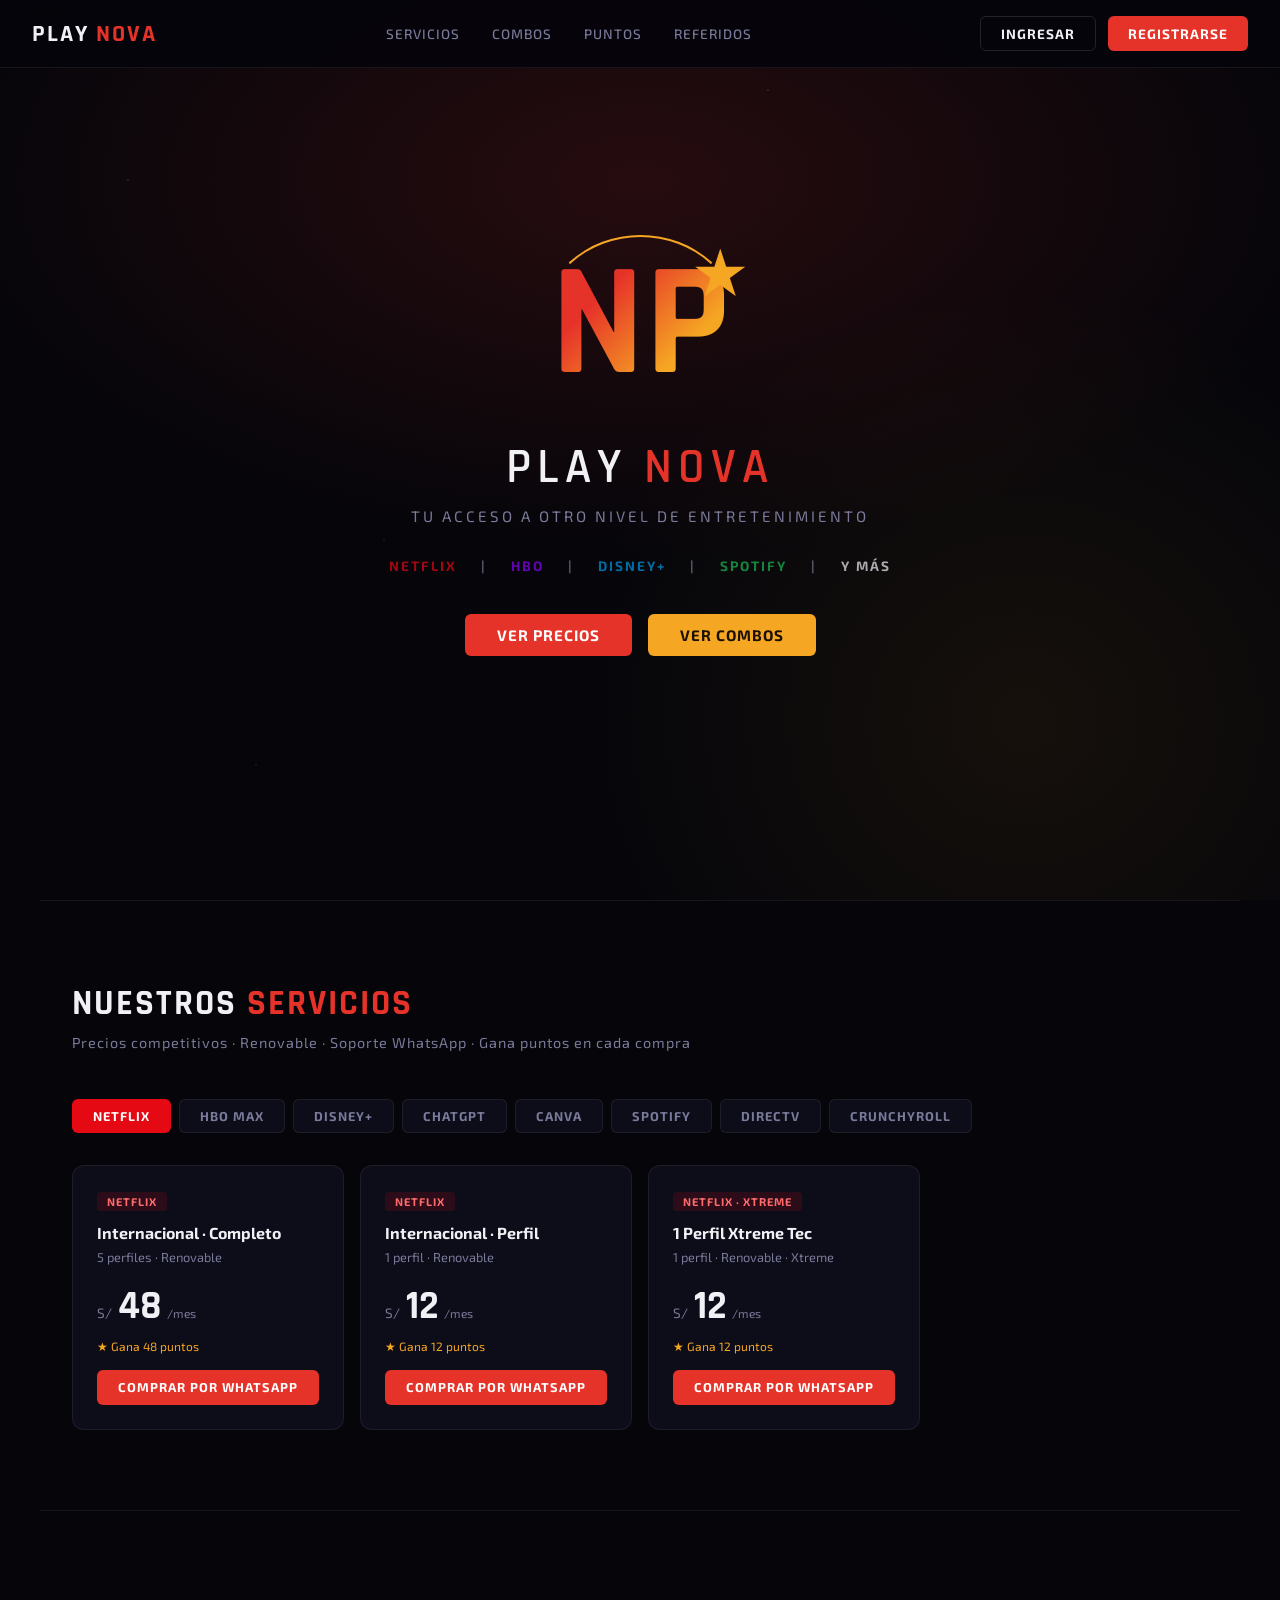
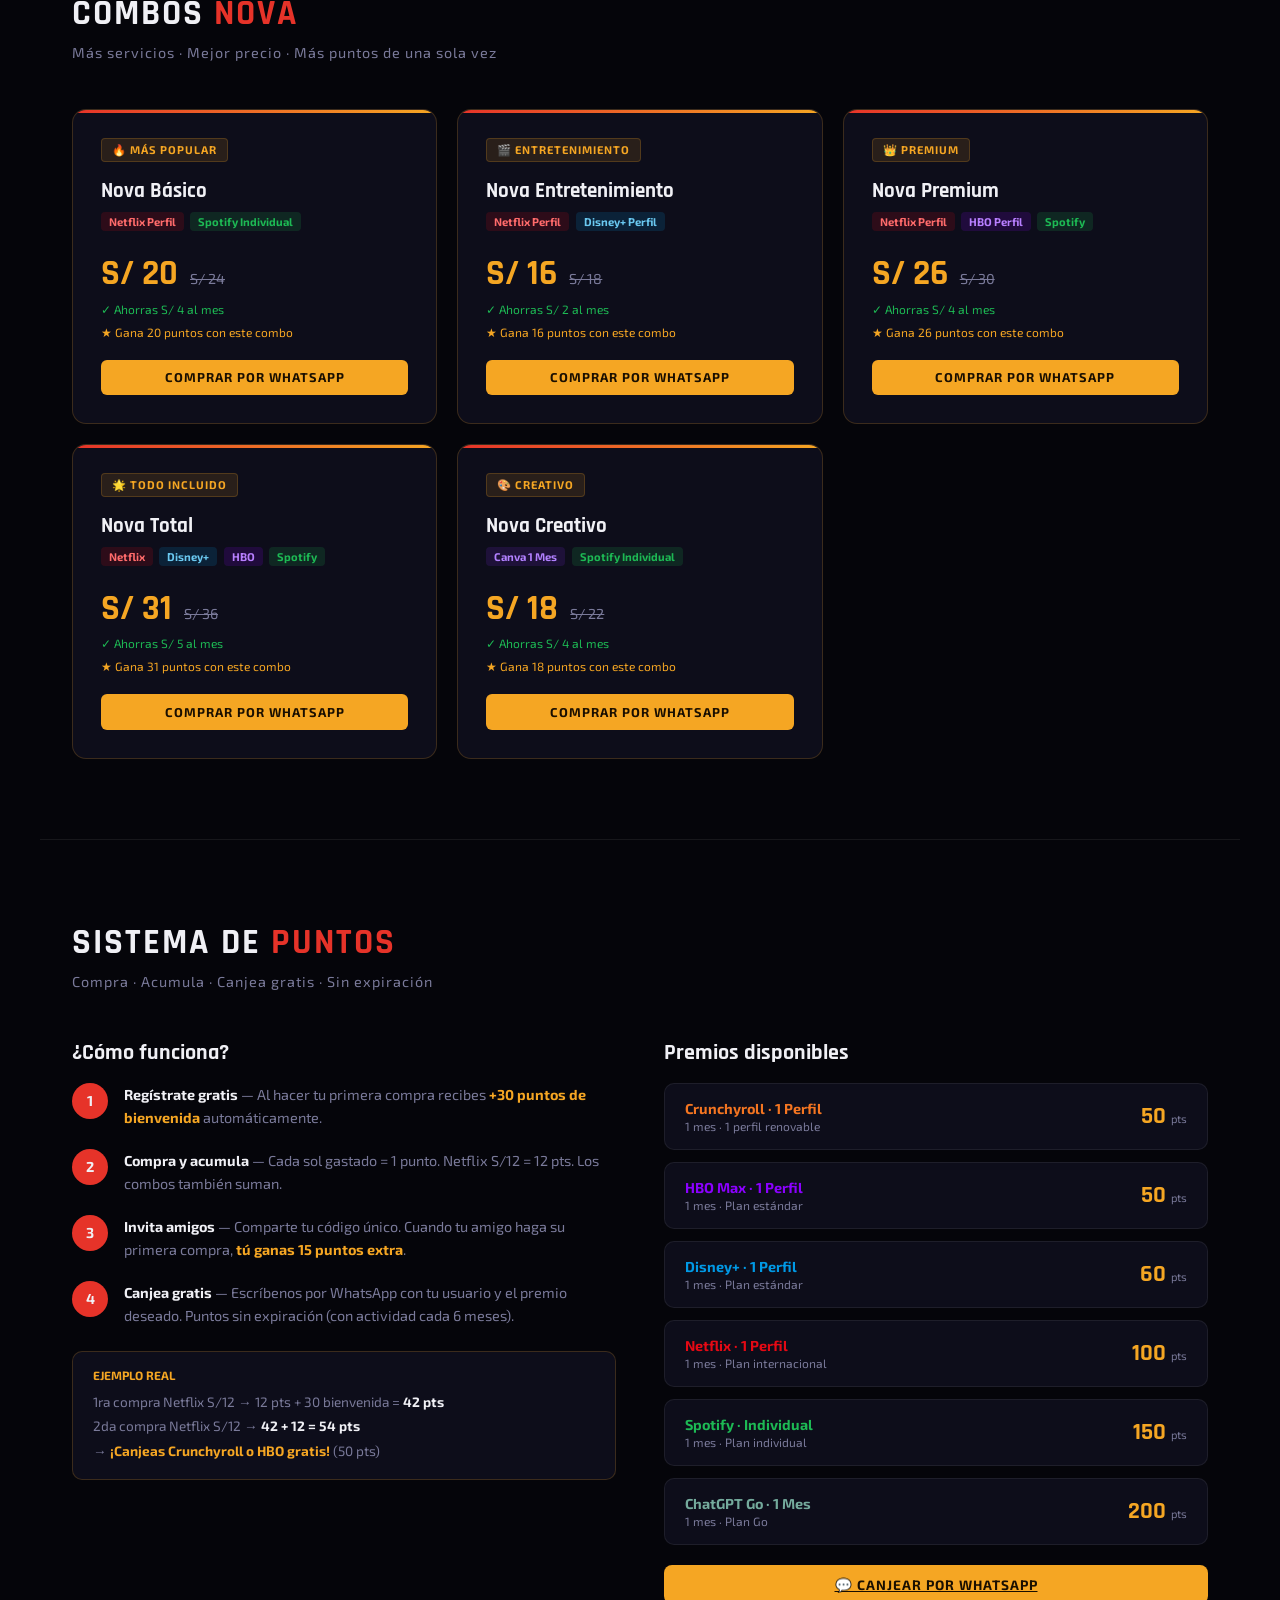
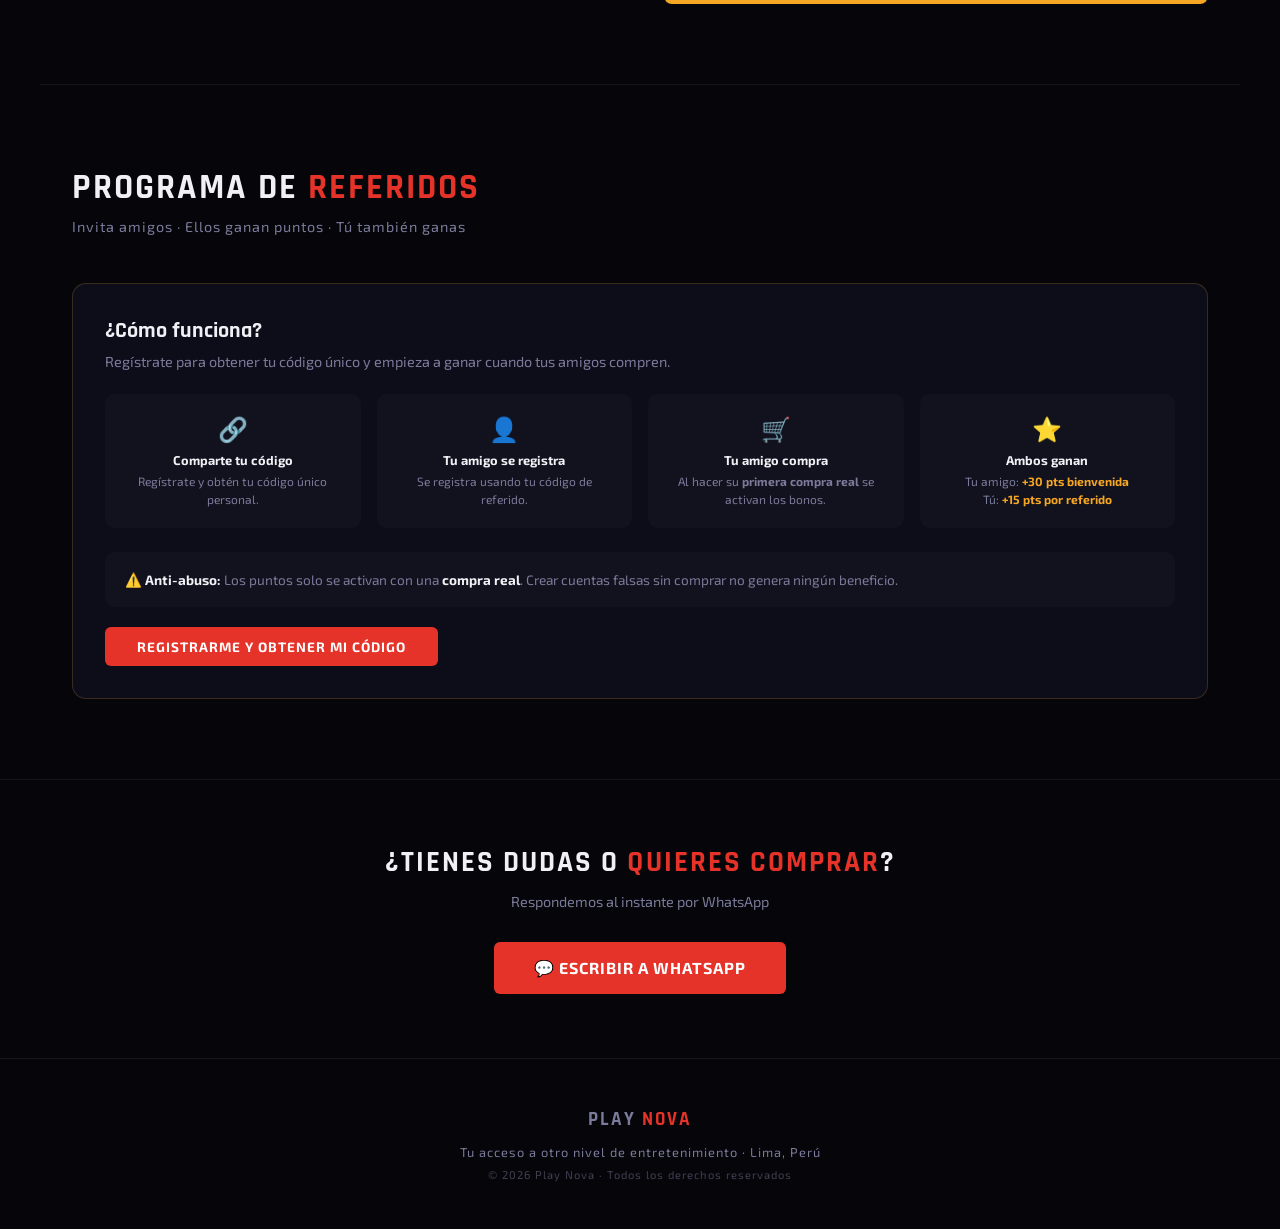
<file: playnova (2).html>
<!DOCTYPE html>
<html lang="es">
<head>
<meta charset="UTF-8">
<meta name="viewport" content="width=device-width, initial-scale=1.0">
<title>Play Nova - Tu acceso a otro nivel</title>
<link rel="preconnect" href="https://fonts.googleapis.com">
<link href="https://fonts.googleapis.com/css2?family=Rajdhani:wght@400;500;600;700&family=Exo+2:wght@300;400;500;700;900&display=swap" rel="stylesheet">
<style>
:root{--bg:#05050a;--surface:#0d0d1a;--surface2:#12121f;--border:rgba(255,255,255,0.07);--border2:rgba(255,255,255,0.12);--text:#f0f0f5;--muted:#7a7a9a;--accent:#e63329;--gold:#f5a623;--netflix:#e50914;--hbo:#8B00FF;--disney:#0099e5;--spotify:#1DB954;--canva:#7D2AE8;--chatgpt:#74aa9c;--directv:#0099d8;--crunch:#f47521;}
*{margin:0;padding:0;box-sizing:border-box;}html{scroll-behavior:smooth;}
body{background:var(--bg);color:var(--text);font-family:'Exo 2',sans-serif;overflow-x:hidden;}
nav{position:fixed;top:0;left:0;right:0;z-index:100;display:flex;align-items:center;justify-content:space-between;padding:1rem 2rem;background:rgba(5,5,10,0.9);backdrop-filter:blur(16px);border-bottom:1px solid var(--border);}
.nav-logo{font-family:'Rajdhani',sans-serif;font-size:1.5rem;font-weight:700;letter-spacing:2px;}
.nav-logo span{color:var(--accent);}
.nav-links{display:flex;gap:2rem;}
.nav-links a{color:var(--muted);text-decoration:none;font-size:.85rem;letter-spacing:1px;text-transform:uppercase;font-weight:500;transition:color .2s;}
.nav-links a:hover{color:var(--text);}
.nav-actions{display:flex;gap:.75rem;}
.btn{padding:.5rem 1.25rem;border-radius:6px;font-size:.85rem;font-family:'Exo 2',sans-serif;font-weight:700;letter-spacing:1px;cursor:pointer;transition:all .2s;text-transform:uppercase;border:none;}
.btn-outline{background:transparent;border:1px solid var(--border2);color:var(--text);}
.btn-outline:hover{border-color:var(--accent);color:var(--accent);}
.btn-primary{background:var(--accent);color:#fff;}
.btn-primary:hover{background:#c0261e;transform:translateY(-1px);}
.btn-gold{background:var(--gold);color:#1a0f00;}
.btn-gold:hover{background:#e6960f;}
.btn-sm{padding:.4rem .9rem;font-size:.75rem;}
#hero{min-height:100vh;display:flex;flex-direction:column;align-items:center;justify-content:center;text-align:center;padding:2rem;position:relative;overflow:hidden;}
.hero-bg{position:absolute;inset:0;background:radial-gradient(ellipse 80% 60% at 50% 20%,rgba(230,51,41,0.15) 0%,transparent 70%),radial-gradient(ellipse 60% 80% at 80% 80%,rgba(245,166,35,0.07) 0%,transparent 60%);pointer-events:none;}
.stars{position:absolute;inset:0;background-image:radial-gradient(1px 1px at 10% 20%,rgba(255,255,255,0.3) 0%,transparent 100%),radial-gradient(1px 1px at 30% 60%,rgba(255,255,255,0.2) 0%,transparent 100%),radial-gradient(1px 1px at 60% 10%,rgba(255,255,255,0.3) 0%,transparent 100%),radial-gradient(1px 1px at 80% 40%,rgba(255,255,255,0.15) 0%,transparent 100%),radial-gradient(1px 1px at 20% 85%,rgba(255,255,255,0.2) 0%,transparent 100%);pointer-events:none;}
.hero-logo-wrapper{position:relative;margin-bottom:2rem;animation:fadeUp .8s ease both;}
.hero-logo-np{font-family:'Rajdhani',sans-serif;font-size:clamp(5rem,15vw,10rem);font-weight:700;line-height:1;background:linear-gradient(135deg,#e63329 30%,#f5a623 70%);-webkit-background-clip:text;-webkit-text-fill-color:transparent;position:relative;}
.hero-logo-np::after{content:'★';position:absolute;top:.1em;right:-.25em;font-size:.35em;color:var(--gold);-webkit-text-fill-color:var(--gold);}
.hero-orbit{position:absolute;inset:-10px;border:2px solid transparent;border-top-color:var(--gold);border-radius:50%;animation:orbit 4s linear infinite;}
@keyframes orbit{to{transform:rotate(360deg);}}
@keyframes fadeUp{from{opacity:0;transform:translateY(30px);}to{opacity:1;transform:none;}}
.hero-brand{font-family:'Rajdhani',sans-serif;font-size:clamp(1.8rem,5vw,3rem);font-weight:600;letter-spacing:6px;text-transform:uppercase;animation:fadeUp .8s .2s ease both;}
.hero-brand span{color:var(--accent);}
.hero-tagline{font-size:.95rem;letter-spacing:3px;color:var(--muted);text-transform:uppercase;margin-top:.5rem;animation:fadeUp .8s .35s ease both;}
.hero-platforms{display:flex;gap:1.5rem;align-items:center;margin-top:2rem;flex-wrap:wrap;justify-content:center;animation:fadeUp .8s .5s ease both;}
.hero-platforms span{font-size:.85rem;font-weight:700;letter-spacing:2px;text-transform:uppercase;opacity:.7;}
.hero-cta{margin-top:2.5rem;display:flex;gap:1rem;flex-wrap:wrap;justify-content:center;animation:fadeUp .8s .65s ease both;}
.wrap{max-width:1200px;margin:0 auto;padding:5rem 2rem;}
.sec-divider{border-top:1px solid var(--border);}
.section-title{font-family:'Rajdhani',sans-serif;font-size:2.2rem;font-weight:700;letter-spacing:2px;text-transform:uppercase;margin-bottom:.5rem;}
.section-title span{color:var(--accent);}
.section-sub{color:var(--muted);font-size:.9rem;letter-spacing:1px;margin-bottom:3rem;}
.service-tabs{display:flex;gap:.5rem;flex-wrap:wrap;margin-bottom:2rem;}
.stab{padding:.5rem 1.25rem;border-radius:6px;font-size:.8rem;font-weight:700;letter-spacing:1px;text-transform:uppercase;cursor:pointer;border:1px solid var(--border);background:var(--surface);color:var(--muted);transition:all .2s;}
.stab:hover{border-color:var(--border2);color:var(--text);}
.stab.active{color:#fff;border-color:transparent;}
.stab[data-svc="netflix"].active{background:var(--netflix);}
.stab[data-svc="hbo"].active{background:var(--hbo);}
.stab[data-svc="disney"].active{background:var(--disney);}
.stab[data-svc="spotify"].active{background:var(--spotify);}
.stab[data-svc="canva"].active{background:var(--canva);}
.stab[data-svc="chatgpt"].active{background:var(--chatgpt);}
.stab[data-svc="directv"].active{background:var(--directv);}
.stab[data-svc="crunchyroll"].active{background:var(--crunch);}
.service-grid{display:none;grid-template-columns:repeat(auto-fill,minmax(270px,1fr));gap:1rem;}
.service-grid.active{display:grid;}
.plan-card{background:var(--surface);border:1px solid var(--border);border-radius:12px;padding:1.5rem;transition:all .25s;position:relative;overflow:hidden;}
.plan-card::before{content:'';position:absolute;top:0;left:0;right:0;height:2px;opacity:0;transition:opacity .25s;}
.plan-card:hover{border-color:var(--border2);transform:translateY(-3px);}
.plan-card:hover::before{opacity:1;}
.plan-card[data-svc="netflix"]::before{background:var(--netflix);}
.plan-card[data-svc="hbo"]::before{background:var(--hbo);}
.plan-card[data-svc="disney"]::before{background:var(--disney);}
.plan-card[data-svc="spotify"]::before{background:var(--spotify);}
.plan-card[data-svc="canva"]::before{background:var(--canva);}
.plan-card[data-svc="chatgpt"]::before{background:var(--chatgpt);}
.plan-card[data-svc="directv"]::before{background:var(--directv);}
.plan-card[data-svc="crunchyroll"]::before{background:var(--crunch);}
.plan-badge{display:inline-block;font-size:.7rem;font-weight:700;letter-spacing:1px;text-transform:uppercase;padding:3px 10px;border-radius:4px;margin-bottom:.75rem;}
.badge-netflix{background:rgba(229,9,20,.15);color:#ff6b6b;}
.badge-hbo{background:rgba(139,0,255,.15);color:#b87fff;}
.badge-disney{background:rgba(0,153,229,.15);color:#6ac8f0;}
.badge-spotify{background:rgba(29,185,84,.15);color:#1DB954;}
.badge-canva{background:rgba(125,42,232,.15);color:#b280ff;}
.badge-chatgpt{background:rgba(116,170,156,.15);color:var(--chatgpt);}
.badge-directv{background:rgba(0,153,216,.15);color:#6ac8f0;}
.badge-crunchyroll{background:rgba(244,117,33,.15);color:#ffaa70;}
.plan-name{font-size:1rem;font-weight:700;margin-bottom:.35rem;}
.plan-desc{font-size:.8rem;color:var(--muted);margin-bottom:1.25rem;line-height:1.5;}
.plan-price{display:flex;align-items:baseline;gap:.35rem;margin-bottom:.75rem;}
.plan-price .currency{font-size:.85rem;color:var(--muted);}
.plan-price .amount{font-family:'Rajdhani',sans-serif;font-size:2.5rem;font-weight:700;line-height:1;}
.plan-price .period{font-size:.75rem;color:var(--muted);}
.plan-points{font-size:.75rem;color:var(--gold);margin-bottom:1rem;}
.plan-points::before{content:'★ ';}
.plan-buy{width:100%;padding:.6rem;border-radius:6px;font-family:'Exo 2',sans-serif;font-weight:700;font-size:.8rem;letter-spacing:1px;text-transform:uppercase;cursor:pointer;border:none;transition:all .2s;text-decoration:none;display:block;text-align:center;background:var(--accent);color:#fff;}
.plan-buy:hover{opacity:.85;transform:translateY(-1px);}
.plan-buy.gold{background:var(--gold);color:#1a0f00;}
.combo-grid{display:grid;grid-template-columns:repeat(auto-fill,minmax(280px,1fr));gap:1.25rem;}
.combo-card{background:var(--surface);border:1px solid rgba(245,166,35,.2);border-radius:14px;padding:1.75rem;position:relative;overflow:hidden;transition:all .25s;}
.combo-card::before{content:'';position:absolute;top:0;left:0;right:0;height:3px;background:linear-gradient(90deg,var(--accent),var(--gold));}
.combo-card:hover{border-color:rgba(245,166,35,.4);transform:translateY(-3px);}
.combo-tag{display:inline-block;background:rgba(245,166,35,.12);border:1px solid rgba(245,166,35,.2);color:var(--gold);font-size:.7rem;font-weight:700;letter-spacing:1px;text-transform:uppercase;padding:4px 10px;border-radius:4px;margin-bottom:1rem;}
.combo-name{font-family:'Rajdhani',sans-serif;font-size:1.3rem;font-weight:700;margin-bottom:.5rem;}
.combo-services{display:flex;gap:.4rem;flex-wrap:wrap;margin-bottom:1.25rem;}
.csvc{font-size:.7rem;font-weight:700;padding:3px 8px;border-radius:4px;}
.combo-pricing{display:flex;align-items:baseline;gap:.75rem;margin-bottom:.35rem;}
.combo-price-new{font-family:'Rajdhani',sans-serif;font-size:2.2rem;font-weight:700;color:var(--gold);}
.combo-price-old{font-size:.9rem;color:var(--muted);text-decoration:line-through;}
.combo-save{font-size:.75rem;color:var(--spotify);margin-bottom:.5rem;}
.combo-pts{font-size:.75rem;color:var(--gold);margin-bottom:1.25rem;}
.combo-pts::before{content:'★ ';}
.puntos-grid{display:grid;grid-template-columns:1fr 1fr;gap:3rem;align-items:start;}
.puntos-how h3{font-family:'Rajdhani',sans-serif;font-size:1.4rem;font-weight:700;margin-bottom:1rem;}
.puntos-step{display:flex;gap:1rem;align-items:flex-start;margin-bottom:1.25rem;}
.step-num{width:36px;height:36px;min-width:36px;border-radius:50%;background:var(--accent);display:flex;align-items:center;justify-content:center;font-weight:700;font-size:.9rem;}
.step-text{font-size:.9rem;color:var(--muted);line-height:1.6;}
.step-text strong{color:var(--text);}
.rewards-list{display:flex;flex-direction:column;gap:.75rem;}
.reward-item{background:var(--surface);border:1px solid var(--border);border-radius:10px;padding:1rem 1.25rem;display:flex;align-items:center;justify-content:space-between;}
.reward-name{font-weight:700;font-size:.9rem;}
.reward-desc{font-size:.75rem;color:var(--muted);margin-top:2px;}
.reward-cost{font-family:'Rajdhani',sans-serif;font-size:1.5rem;font-weight:700;color:var(--gold);white-space:nowrap;}
.reward-cost small{font-size:.7rem;color:var(--muted);font-family:'Exo 2',sans-serif;font-weight:400;}
.referral-box{background:var(--surface);border:1px solid rgba(245,166,35,.2);border-radius:14px;padding:2rem;margin-top:2rem;}
.referral-box h3{font-family:'Rajdhani',sans-serif;font-size:1.4rem;font-weight:700;margin-bottom:.5rem;}
.referral-how{display:grid;grid-template-columns:repeat(auto-fit,minmax(170px,1fr));gap:1rem;margin-top:1.5rem;}
.referral-step{background:var(--surface2);border-radius:10px;padding:1.25rem;text-align:center;}
.referral-step .icon{font-size:1.5rem;margin-bottom:.5rem;}
.referral-step .label{font-size:.8rem;font-weight:700;margin-bottom:.25rem;}
.referral-step .desc{font-size:.75rem;color:var(--muted);line-height:1.5;}
.modal-overlay{display:none;position:fixed;inset:0;z-index:200;background:rgba(0,0,0,0.85);backdrop-filter:blur(8px);align-items:center;justify-content:center;}
.modal-overlay.open{display:flex;}
.modal{background:var(--surface2);border:1px solid var(--border2);border-radius:16px;padding:2.5rem;width:100%;max-width:440px;position:relative;max-height:90vh;overflow-y:auto;}
.modal-close{position:absolute;top:1rem;right:1.25rem;background:none;border:none;color:var(--muted);font-size:1.5rem;cursor:pointer;}
.modal-title{font-family:'Rajdhani',sans-serif;font-size:1.6rem;font-weight:700;letter-spacing:1px;margin-bottom:.25rem;}
.modal-title span{color:var(--accent);}
.modal-sub{font-size:.8rem;color:var(--muted);margin-bottom:2rem;}
.modal-tabs{display:flex;margin-bottom:2rem;border:1px solid var(--border);border-radius:8px;overflow:hidden;}
.mtab{flex:1;padding:.6rem;text-align:center;font-size:.85rem;font-weight:700;letter-spacing:1px;text-transform:uppercase;cursor:pointer;background:transparent;border:none;color:var(--muted);transition:all .2s;}
.mtab.active{background:var(--accent);color:#fff;}
.form-group{margin-bottom:1.25rem;}
.form-label{font-size:.75rem;font-weight:700;letter-spacing:1px;text-transform:uppercase;color:var(--muted);display:block;margin-bottom:.5rem;}
.form-input{width:100%;background:var(--surface);border:1px solid var(--border);border-radius:8px;padding:.7rem 1rem;color:var(--text);font-family:'Exo 2',sans-serif;font-size:.9rem;outline:none;transition:border-color .2s;}
.form-input:focus{border-color:var(--accent);}
.form-optional{font-size:.7rem;color:var(--muted);margin-top:1.5rem;padding-top:1rem;border-top:1px solid var(--border);}
.form-error{font-size:.75rem;color:#ff6b6b;margin-top:.5rem;}
.form-success{font-size:.75rem;color:var(--spotify);margin-top:.5rem;}
#dashboard,#clientDash{display:none;position:fixed;inset:0;z-index:150;background:var(--bg);overflow-y:auto;}
#dashboard.open,#clientDash.open{display:block;}
.dash-header{background:var(--surface2);border-bottom:1px solid var(--border);padding:1rem 2rem;display:flex;align-items:center;justify-content:space-between;position:sticky;top:0;z-index:10;}
.dash-title{font-family:'Rajdhani',sans-serif;font-size:1.4rem;font-weight:700;}
.dash-body{max-width:1200px;margin:0 auto;padding:2rem;}
.stats-grid{display:grid;grid-template-columns:repeat(auto-fit,minmax(160px,1fr));gap:1rem;margin-bottom:2rem;}
.stat-card{background:var(--surface);border:1px solid var(--border);border-radius:12px;padding:1.25rem;text-align:center;}
.stat-label{font-size:.75rem;color:var(--muted);text-transform:uppercase;letter-spacing:1px;margin-bottom:.5rem;}
.stat-value{font-family:'Rajdhani',sans-serif;font-size:1.8rem;font-weight:700;}
.stat-value.green{color:var(--spotify);}
.stat-value.red{color:var(--accent);}
.stat-value.gold{color:var(--gold);}
.dash-section{margin-bottom:2.5rem;}
.dash-section-title{font-family:'Rajdhani',sans-serif;font-size:1.2rem;font-weight:700;margin-bottom:1rem;border-bottom:1px solid var(--border);padding-bottom:.5rem;}
.data-table{width:100%;border-collapse:collapse;font-size:.85rem;}
.data-table th{text-align:left;padding:.75rem 1rem;font-size:.7rem;text-transform:uppercase;letter-spacing:1px;color:var(--muted);border-bottom:1px solid var(--border);}
.data-table td{padding:.75rem 1rem;border-bottom:1px solid var(--border);}
.data-table tr:last-child td{border-bottom:none;}
.data-table tbody tr:hover{background:var(--surface);}
.tag{display:inline-block;font-size:.65rem;font-weight:700;padding:2px 8px;border-radius:4px;text-transform:uppercase;letter-spacing:.5px;}
.tag-green{background:rgba(29,185,84,.15);color:#1DB954;}
.tag-gold{background:rgba(245,166,35,.15);color:var(--gold);}
.apf{display:flex;gap:.75rem;flex-wrap:wrap;align-items:flex-end;background:var(--surface);border:1px solid var(--border);border-radius:10px;padding:1.25rem;margin-bottom:1rem;}
.apf .form-group{margin:0;flex:1;min-width:130px;}
.dash-tabs{display:flex;gap:.5rem;margin-bottom:1.5rem;}
.dash-tab{padding:.45rem 1rem;border-radius:6px;font-size:.8rem;font-weight:700;letter-spacing:1px;text-transform:uppercase;cursor:pointer;border:1px solid var(--border);background:var(--surface);color:var(--muted);transition:all .2s;}
.dash-tab.active{background:var(--accent);color:#fff;border-color:transparent;}
.dash-panel{display:none;}
.dash-panel.active{display:block;}
.points-badge{display:flex;align-items:center;gap:.5rem;background:rgba(245,166,35,.1);border:1px solid rgba(245,166,35,.2);border-radius:8px;padding:.4rem 1rem;font-family:'Rajdhani',sans-serif;font-size:1.1rem;font-weight:700;color:var(--gold);}
.ref-code-box{background:var(--surface);border:1px solid var(--border);border-radius:8px;padding:.75rem 1rem;font-family:'Rajdhani',sans-serif;font-size:1.3rem;font-weight:700;color:var(--gold);letter-spacing:3px;text-align:center;cursor:pointer;transition:border-color .2s;}
.ref-code-box:hover{border-color:rgba(245,166,35,.4);}
footer{text-align:center;padding:3rem 2rem;border-top:1px solid var(--border);color:var(--muted);font-size:.8rem;letter-spacing:1px;}
::-webkit-scrollbar{width:6px;}::-webkit-scrollbar-track{background:var(--bg);}::-webkit-scrollbar-thumb{background:var(--border2);border-radius:3px;}
@media(max-width:768px){nav{padding:.75rem 1rem;}.nav-links{display:none;}.puntos-grid{grid-template-columns:1fr;}.modal{padding:1.75rem;}}
</style>
</head>
<body>

<nav>
  <div class="nav-logo">PLAY <span>NOVA</span></div>
  <div class="nav-links">
    <a href="#servicios">Servicios</a>
    <a href="#combos">Combos</a>
    <a href="#puntos">Puntos</a>
    <a href="#referidos">Referidos</a>
  </div>
  <div class="nav-actions">
    <button class="btn btn-outline" onclick="openModal('login')">Ingresar</button>
    <button class="btn btn-primary" onclick="openModal('register')">Registrarse</button>
  </div>
</nav>

<div id="hero">
  <div class="hero-bg"></div>
  <div class="stars"></div>
  <div class="hero-logo-wrapper">
    <div class="hero-orbit"></div>
    <div class="hero-logo-np">NP</div>
  </div>
  <div class="hero-brand">PLAY <span>NOVA</span></div>
  <p class="hero-tagline">Tu acceso a otro nivel de entretenimiento</p>
  <div class="hero-platforms">
    <span style="color:var(--netflix)">NETFLIX</span><span style="color:var(--muted)">|</span>
    <span style="color:var(--hbo)">HBO</span><span style="color:var(--muted)">|</span>
    <span style="color:var(--disney)">DISNEY+</span><span style="color:var(--muted)">|</span>
    <span style="color:var(--spotify)">SPOTIFY</span><span style="color:var(--muted)">|</span>
    <span>Y MÁS</span>
  </div>
  <div class="hero-cta">
    <a href="#servicios" class="btn btn-primary" style="padding:.75rem 2rem;font-size:.95rem;text-decoration:none">Ver Precios</a>
    <a href="#combos" class="btn btn-gold" style="padding:.75rem 2rem;font-size:.95rem;text-decoration:none">Ver Combos</a>
  </div>
</div>

<!-- SERVICIOS -->
<section id="servicios" class="wrap sec-divider">
  <div class="section-title">Nuestros <span>Servicios</span></div>
  <p class="section-sub">Precios competitivos · Renovable · Soporte WhatsApp · Gana puntos en cada compra</p>
  <div class="service-tabs">
    <div class="stab active" data-svc="netflix" onclick="setTab('netflix')">Netflix</div>
    <div class="stab" data-svc="hbo" onclick="setTab('hbo')">HBO Max</div>
    <div class="stab" data-svc="disney" onclick="setTab('disney')">Disney+</div>
    <div class="stab" data-svc="chatgpt" onclick="setTab('chatgpt')">ChatGPT</div>
    <div class="stab" data-svc="canva" onclick="setTab('canva')">Canva</div>
    <div class="stab" data-svc="spotify" onclick="setTab('spotify')">Spotify</div>
    <div class="stab" data-svc="directv" onclick="setTab('directv')">DirecTV</div>
    <div class="stab" data-svc="crunchyroll" onclick="setTab('crunchyroll')">Crunchyroll</div>
  </div>

  <div class="service-grid active" id="grid-netflix">
    <div class="plan-card" data-svc="netflix"><span class="plan-badge badge-netflix">Netflix</span><div class="plan-name">Internacional · Completo</div><div class="plan-desc">5 perfiles · Renovable</div><div class="plan-price"><span class="currency">S/</span><span class="amount">48</span><span class="period">/mes</span></div><div class="plan-points">Gana 48 puntos</div><a href="https://wa.me/51924606154?text=Hola%2C%20quiero%20Netflix%20Internacional%20Completo%205%20perfiles%20S%2F48" target="_blank" class="plan-buy">Comprar por WhatsApp</a></div>
    <div class="plan-card" data-svc="netflix"><span class="plan-badge badge-netflix">Netflix</span><div class="plan-name">Internacional · Perfil</div><div class="plan-desc">1 perfil · Renovable</div><div class="plan-price"><span class="currency">S/</span><span class="amount">12</span><span class="period">/mes</span></div><div class="plan-points">Gana 12 puntos</div><a href="https://wa.me/51924606154?text=Hola%2C%20quiero%20Netflix%20Internacional%20Perfil%20S%2F12" target="_blank" class="plan-buy">Comprar por WhatsApp</a></div>
    <div class="plan-card" data-svc="netflix"><span class="plan-badge badge-netflix">Netflix · Xtreme</span><div class="plan-name">1 Perfil Xtreme Tec</div><div class="plan-desc">1 perfil · Renovable · Xtreme</div><div class="plan-price"><span class="currency">S/</span><span class="amount">12</span><span class="period">/mes</span></div><div class="plan-points">Gana 12 puntos</div><a href="https://wa.me/51924606154?text=Hola%2C%20quiero%20Netflix%201%20Perfil%20Xtreme%20Tec%20S%2F12" target="_blank" class="plan-buy">Comprar por WhatsApp</a></div>
  </div>

  <div class="service-grid" id="grid-hbo">
    <div class="plan-card" data-svc="hbo"><span class="plan-badge badge-hbo">HBO Max</span><div class="plan-name">Estándar · Completo</div><div class="plan-desc">5 perfiles · Renovable</div><div class="plan-price"><span class="currency">S/</span><span class="amount">35</span><span class="period">/mes</span></div><div class="plan-points">Gana 35 puntos</div><a href="https://wa.me/51924606154?text=Hola%2C%20quiero%20HBO%20Max%20Est%C3%A1ndar%20Completo%20S%2F35" target="_blank" class="plan-buy">Comprar por WhatsApp</a></div>
    <div class="plan-card" data-svc="hbo"><span class="plan-badge badge-hbo">HBO Max</span><div class="plan-name">1 Perfil</div><div class="plan-desc">1 perfil · Renovable</div><div class="plan-price"><span class="currency">S/</span><span class="amount">6</span><span class="period">/mes</span></div><div class="plan-points">Gana 6 puntos</div><a href="https://wa.me/51924606154?text=Hola%2C%20quiero%20HBO%201%20Perfil%20S%2F6" target="_blank" class="plan-buy">Comprar por WhatsApp</a></div>
    <div class="plan-card" data-svc="hbo"><span class="plan-badge badge-hbo">HBO Max · Premium</span><div class="plan-name">Platino · Completo</div><div class="plan-desc">5 perfiles · No renovable</div><div class="plan-price"><span class="currency">S/</span><span class="amount">20</span><span class="period">/mes</span></div><div class="plan-points">Gana 20 puntos</div><a href="https://wa.me/51924606154?text=Hola%2C%20quiero%20HBO%20Max%20Platino%20Completo%20S%2F20" target="_blank" class="plan-buy">Comprar por WhatsApp</a></div>
  </div>

  <div class="service-grid" id="grid-disney">
    <div class="plan-card" data-svc="disney"><span class="plan-badge badge-disney">Disney+</span><div class="plan-name">Estándar · Completo</div><div class="plan-desc">7 perfiles · Renovable</div><div class="plan-price"><span class="currency">S/</span><span class="amount">40</span><span class="period">/mes</span></div><div class="plan-points">Gana 40 puntos</div><a href="https://wa.me/51924606154?text=Hola%2C%20quiero%20Disney%2B%20Est%C3%A1ndar%20Completo%20S%2F40" target="_blank" class="plan-buy">Comprar por WhatsApp</a></div>
    <div class="plan-card" data-svc="disney"><span class="plan-badge badge-disney">Disney+</span><div class="plan-name">1 Perfil</div><div class="plan-desc">1 perfil · Renovable</div><div class="plan-price"><span class="currency">S/</span><span class="amount">6</span><span class="period">/mes</span></div><div class="plan-points">Gana 6 puntos</div><a href="https://wa.me/51924606154?text=Hola%2C%20quiero%20Disney%2B%201%20Perfil%20S%2F6" target="_blank" class="plan-buy">Comprar por WhatsApp</a></div>
    <div class="plan-card" data-svc="disney"><span class="plan-badge badge-disney">Disney+ · ESPN</span><div class="plan-name">Premium ESPN · Completo</div><div class="plan-desc">7 perfiles · Renovable · +ESPN</div><div class="plan-price"><span class="currency">S/</span><span class="amount">61</span><span class="period">/mes</span></div><div class="plan-points">Gana 61 puntos</div><a href="https://wa.me/51924606154?text=Hola%2C%20quiero%20Disney%2B%20Premium%20ESPN%20Completo%20S%2F61" target="_blank" class="plan-buy">Comprar por WhatsApp</a></div>
    <div class="plan-card" data-svc="disney"><span class="plan-badge badge-disney">Disney+ · ESPN</span><div class="plan-name">Premium ESPN · Perfil</div><div class="plan-desc">1 perfil · Renovable</div><div class="plan-price"><span class="currency">S/</span><span class="amount">10</span><span class="period">/mes</span></div><div class="plan-points">Gana 10 puntos</div><a href="https://wa.me/51924606154?text=Hola%2C%20quiero%20Disney%2B%20Premium%20ESPN%20Perfil%20S%2F10" target="_blank" class="plan-buy">Comprar por WhatsApp</a></div>
    <div class="plan-card" data-svc="disney"><span class="plan-badge badge-disney">Disney+ · TV</span><div class="plan-name">Premium ESPN · Solo TV</div><div class="plan-desc">1 perfil · Renovable · Solo TV</div><div class="plan-price"><span class="currency">S/</span><span class="amount">10</span><span class="period">/mes</span></div><div class="plan-points">Gana 10 puntos</div><a href="https://wa.me/51924606154?text=Hola%2C%20quiero%20Disney%2B%20Premium%20ESPN%20Solo%20TV%20S%2F10" target="_blank" class="plan-buy">Comprar por WhatsApp</a></div>
  </div>

  <div class="service-grid" id="grid-chatgpt">
    <div class="plan-card" data-svc="chatgpt"><span class="plan-badge badge-chatgpt">ChatGPT</span><div class="plan-name">Go · 1 Perfil</div><div class="plan-desc">1 perfil · Renovable</div><div class="plan-price"><span class="currency">S/</span><span class="amount">15</span><span class="period">/mes</span></div><div class="plan-points">Gana 15 puntos</div><a href="https://wa.me/51924606154?text=Hola%2C%20quiero%20ChatGPT%20Go%201%20Perfil%20S%2F15" target="_blank" class="plan-buy">Comprar por WhatsApp</a></div>
    <div class="plan-card" data-svc="chatgpt"><span class="plan-badge badge-chatgpt">ChatGPT · Pro</span><div class="plan-name">Pro · 1 Perfil</div><div class="plan-desc">1 perfil · No renovable</div><div class="plan-price"><span class="currency">S/</span><span class="amount">30</span><span class="period">/mes</span></div><div class="plan-points">Gana 30 puntos</div><a href="https://wa.me/51924606154?text=Hola%2C%20quiero%20ChatGPT%20Pro%201%20Perfil%20S%2F30" target="_blank" class="plan-buy">Comprar por WhatsApp</a></div>
  </div>

  <div class="service-grid" id="grid-canva">
    <div class="plan-card" data-svc="canva"><span class="plan-badge badge-canva">Canva · 1M</span><div class="plan-name">1 Mes · 1 Perfil</div><div class="plan-desc">1 perfil · Renovable</div><div class="plan-price"><span class="currency">S/</span><span class="amount">10</span><span class="period">/mes</span></div><div class="plan-points">Gana 10 puntos</div><a href="https://wa.me/51924606154?text=Hola%2C%20quiero%20Canva%201%20Mes%20S%2F10" target="_blank" class="plan-buy">Comprar por WhatsApp</a></div>
    <div class="plan-card" data-svc="canva"><span class="plan-badge badge-canva">Canva · 3M</span><div class="plan-name">3 Meses · 1 Perfil</div><div class="plan-desc">1 perfil · Renovable</div><div class="plan-price"><span class="currency">S/</span><span class="amount">15</span><span class="period">/3 meses</span></div><div class="plan-points">Gana 15 puntos</div><a href="https://wa.me/51924606154?text=Hola%2C%20quiero%20Canva%203%20Meses%20S%2F15" target="_blank" class="plan-buy">Comprar por WhatsApp</a></div>
    <div class="plan-card" data-svc="canva"><span class="plan-badge badge-canva">Canva · 6M</span><div class="plan-name">6 Meses · 1 Perfil</div><div class="plan-desc">1 perfil · Renovable</div><div class="plan-price"><span class="currency">S/</span><span class="amount">20</span><span class="period">/6 meses</span></div><div class="plan-points">Gana 20 puntos</div><a href="https://wa.me/51924606154?text=Hola%2C%20quiero%20Canva%206%20Meses%20S%2F20" target="_blank" class="plan-buy">Comprar por WhatsApp</a></div>
    <div class="plan-card" data-svc="canva"><span class="plan-badge badge-canva">Canva · 12M</span><div class="plan-name">12 Meses · 1 Perfil</div><div class="plan-desc">1 perfil · Renovable · Anual</div><div class="plan-price"><span class="currency">S/</span><span class="amount">30</span><span class="period">/año</span></div><div class="plan-points">Gana 30 puntos</div><a href="https://wa.me/51924606154?text=Hola%2C%20quiero%20Canva%2012%20Meses%20S%2F30" target="_blank" class="plan-buy">Comprar por WhatsApp</a></div>
  </div>

  <div class="service-grid" id="grid-spotify">
    <div class="plan-card" data-svc="spotify"><span class="plan-badge badge-spotify">Spotify</span><div class="plan-name">Individual · 1 Mes</div><div class="plan-desc">1 perfil · Renovable</div><div class="plan-price"><span class="currency">S/</span><span class="amount">12</span><span class="period">/mes</span></div><div class="plan-points">Gana 12 puntos</div><a href="https://wa.me/51924606154?text=Hola%2C%20quiero%20Spotify%20Individual%201%20Mes%20S%2F12" target="_blank" class="plan-buy">Comprar por WhatsApp</a></div>
    <div class="plan-card" data-svc="spotify"><span class="plan-badge badge-spotify">Spotify · 3M</span><div class="plan-name">Individual · 3 Meses</div><div class="plan-desc">1 perfil · Renovable</div><div class="plan-price"><span class="currency">S/</span><span class="amount">25</span><span class="period">/3 meses</span></div><div class="plan-points">Gana 25 puntos</div><a href="https://wa.me/51924606154?text=Hola%2C%20quiero%20Spotify%20Individual%203%20Meses%20S%2F25" target="_blank" class="plan-buy">Comprar por WhatsApp</a></div>
    <div class="plan-card" data-svc="spotify"><span class="plan-badge badge-spotify">Spotify · Familiar</span><div class="plan-name">Familiar · 1 Mes</div><div class="plan-desc">6 perfiles · Renovable</div><div class="plan-price"><span class="currency">S/</span><span class="amount">35</span><span class="period">/mes</span></div><div class="plan-points">Gana 35 puntos</div><a href="https://wa.me/51924606154?text=Hola%2C%20quiero%20Spotify%20Familiar%201%20Mes%20S%2F35" target="_blank" class="plan-buy">Comprar por WhatsApp</a></div>
  </div>

  <div class="service-grid" id="grid-directv">
    <div class="plan-card" data-svc="directv"><span class="plan-badge badge-directv">DirecTV GO</span><div class="plan-name">DirecTV GO · 1 Perfil</div><div class="plan-desc">1 perfil · Renovable · Solo TV</div><div class="plan-price"><span class="currency">S/</span><span class="amount">20</span><span class="period">/mes</span></div><div class="plan-points">Gana 20 puntos</div><a href="https://wa.me/51924606154?text=Hola%2C%20quiero%20DirecTV%20GO%201%20Perfil%20S%2F20" target="_blank" class="plan-buy">Comprar por WhatsApp</a></div>
  </div>

  <div class="service-grid" id="grid-crunchyroll">
    <div class="plan-card" data-svc="crunchyroll"><span class="plan-badge badge-crunchyroll">Crunchyroll</span><div class="plan-name">Perfil · 1 Perfil</div><div class="plan-desc">1 perfil · Renovable</div><div class="plan-price"><span class="currency">S/</span><span class="amount">5</span><span class="period">/mes</span></div><div class="plan-points">Gana 5 puntos</div><a href="https://wa.me/51924606154?text=Hola%2C%20quiero%20Crunchyroll%20Perfil%201%20Perfil%20S%2F5" target="_blank" class="plan-buy">Comprar por WhatsApp</a></div>
    <div class="plan-card" data-svc="crunchyroll"><span class="plan-badge badge-crunchyroll">Crunchyroll</span><div class="plan-name">Completo · 5 Perfiles</div><div class="plan-desc">5 perfiles · Renovable</div><div class="plan-price"><span class="currency">S/</span><span class="amount">15</span><span class="period">/mes</span></div><div class="plan-points">Gana 15 puntos</div><a href="https://wa.me/51924606154?text=Hola%2C%20quiero%20Crunchyroll%20Completo%205%20Perfiles%20S%2F15" target="_blank" class="plan-buy">Comprar por WhatsApp</a></div>
  </div>
</section>

<!-- COMBOS -->
<section id="combos" class="wrap sec-divider">
  <div class="section-title">Combos <span>Nova</span></div>
  <p class="section-sub">Más servicios · Mejor precio · Más puntos de una sola vez</p>
  <div class="combo-grid">
    <div class="combo-card">
      <div class="combo-tag">🔥 Más popular</div>
      <div class="combo-name">Nova Básico</div>
      <div class="combo-services">
        <span class="csvc" style="background:rgba(229,9,20,.15);color:#ff6b6b">Netflix Perfil</span>
        <span class="csvc" style="background:rgba(29,185,84,.15);color:#1DB954">Spotify Individual</span>
      </div>
      <div class="combo-pricing"><span class="combo-price-new">S/ 20</span><span class="combo-price-old">S/ 24</span></div>
      <div class="combo-save">✓ Ahorras S/ 4 al mes</div>
      <div class="combo-pts">Gana 20 puntos con este combo</div>
      <a href="https://wa.me/51924606154?text=Hola%2C%20quiero%20el%20Combo%20Nova%20B%C3%A1sico%20(Netflix%20Perfil%20%2B%20Spotify)%20S%2F20" target="_blank" class="plan-buy gold">Comprar por WhatsApp</a>
    </div>
    <div class="combo-card">
      <div class="combo-tag">🎬 Entretenimiento</div>
      <div class="combo-name">Nova Entretenimiento</div>
      <div class="combo-services">
        <span class="csvc" style="background:rgba(229,9,20,.15);color:#ff6b6b">Netflix Perfil</span>
        <span class="csvc" style="background:rgba(0,153,229,.15);color:#6ac8f0">Disney+ Perfil</span>
      </div>
      <div class="combo-pricing"><span class="combo-price-new">S/ 16</span><span class="combo-price-old">S/ 18</span></div>
      <div class="combo-save">✓ Ahorras S/ 2 al mes</div>
      <div class="combo-pts">Gana 16 puntos con este combo</div>
      <a href="https://wa.me/51924606154?text=Hola%2C%20quiero%20el%20Combo%20Nova%20Entretenimiento%20(Netflix%20%2B%20Disney%2B)%20S%2F16" target="_blank" class="plan-buy gold">Comprar por WhatsApp</a>
    </div>
    <div class="combo-card">
      <div class="combo-tag">👑 Premium</div>
      <div class="combo-name">Nova Premium</div>
      <div class="combo-services">
        <span class="csvc" style="background:rgba(229,9,20,.15);color:#ff6b6b">Netflix Perfil</span>
        <span class="csvc" style="background:rgba(139,0,255,.15);color:#b87fff">HBO Perfil</span>
        <span class="csvc" style="background:rgba(29,185,84,.15);color:#1DB954">Spotify</span>
      </div>
      <div class="combo-pricing"><span class="combo-price-new">S/ 26</span><span class="combo-price-old">S/ 30</span></div>
      <div class="combo-save">✓ Ahorras S/ 4 al mes</div>
      <div class="combo-pts">Gana 26 puntos con este combo</div>
      <a href="https://wa.me/51924606154?text=Hola%2C%20quiero%20el%20Combo%20Nova%20Premium%20(Netflix%20%2B%20HBO%20%2B%20Spotify)%20S%2F26" target="_blank" class="plan-buy gold">Comprar por WhatsApp</a>
    </div>
    <div class="combo-card">
      <div class="combo-tag">🌟 Todo incluido</div>
      <div class="combo-name">Nova Total</div>
      <div class="combo-services">
        <span class="csvc" style="background:rgba(229,9,20,.15);color:#ff6b6b">Netflix</span>
        <span class="csvc" style="background:rgba(0,153,229,.15);color:#6ac8f0">Disney+</span>
        <span class="csvc" style="background:rgba(139,0,255,.15);color:#b87fff">HBO</span>
        <span class="csvc" style="background:rgba(29,185,84,.15);color:#1DB954">Spotify</span>
      </div>
      <div class="combo-pricing"><span class="combo-price-new">S/ 31</span><span class="combo-price-old">S/ 36</span></div>
      <div class="combo-save">✓ Ahorras S/ 5 al mes</div>
      <div class="combo-pts">Gana 31 puntos con este combo</div>
      <a href="https://wa.me/51924606154?text=Hola%2C%20quiero%20el%20Combo%20Nova%20Total%20(Netflix%20%2B%20Disney%2B%20%2B%20HBO%20%2B%20Spotify)%20S%2F31" target="_blank" class="plan-buy gold">Comprar por WhatsApp</a>
    </div>
    <div class="combo-card">
      <div class="combo-tag">🎨 Creativo</div>
      <div class="combo-name">Nova Creativo</div>
      <div class="combo-services">
        <span class="csvc" style="background:rgba(125,42,232,.15);color:#b280ff">Canva 1 Mes</span>
        <span class="csvc" style="background:rgba(29,185,84,.15);color:#1DB954">Spotify Individual</span>
      </div>
      <div class="combo-pricing"><span class="combo-price-new">S/ 18</span><span class="combo-price-old">S/ 22</span></div>
      <div class="combo-save">✓ Ahorras S/ 4 al mes</div>
      <div class="combo-pts">Gana 18 puntos con este combo</div>
      <a href="https://wa.me/51924606154?text=Hola%2C%20quiero%20el%20Combo%20Nova%20Creativo%20(Canva%20%2B%20Spotify)%20S%2F18" target="_blank" class="plan-buy gold">Comprar por WhatsApp</a>
    </div>
  </div>
</section>

<!-- PUNTOS -->
<section id="puntos" class="wrap sec-divider">
  <div class="section-title">Sistema de <span>Puntos</span></div>
  <p class="section-sub">Compra · Acumula · Canjea gratis · Sin expiración</p>
  <div class="puntos-grid">
    <div class="puntos-how">
      <h3>¿Cómo funciona?</h3>
      <div class="puntos-step"><div class="step-num">1</div><div class="step-text"><strong>Regístrate gratis</strong> — Al hacer tu primera compra recibes <strong style="color:var(--gold)">+30 puntos de bienvenida</strong> automáticamente.</div></div>
      <div class="puntos-step"><div class="step-num">2</div><div class="step-text"><strong>Compra y acumula</strong> — Cada sol gastado = 1 punto. Netflix S/12 = 12 pts. Los combos también suman.</div></div>
      <div class="puntos-step"><div class="step-num">3</div><div class="step-text"><strong>Invita amigos</strong> — Comparte tu código único. Cuando tu amigo haga su primera compra, <strong style="color:var(--gold)">tú ganas 15 puntos extra</strong>.</div></div>
      <div class="puntos-step"><div class="step-num">4</div><div class="step-text"><strong>Canjea gratis</strong> — Escríbenos por WhatsApp con tu usuario y el premio deseado. Puntos sin expiración (con actividad cada 6 meses).</div></div>
      <div style="background:var(--surface);border:1px solid rgba(245,166,35,.2);border-radius:10px;padding:1rem 1.25rem;margin-top:1.5rem">
        <div style="font-size:.75rem;color:var(--gold);font-weight:700;margin-bottom:.5rem">EJEMPLO REAL</div>
        <div style="font-size:.85rem;color:var(--muted);line-height:1.8">
          1ra compra Netflix S/12 → 12 pts + 30 bienvenida = <strong style="color:var(--text)">42 pts</strong><br>
          2da compra Netflix S/12 → <strong style="color:var(--text)">42 + 12 = 54 pts</strong><br>
          → <strong style="color:var(--gold)">¡Canjeas Crunchyroll o HBO gratis!</strong> (50 pts)
        </div>
      </div>
    </div>
    <div>
      <h3 style="font-family:'Rajdhani',sans-serif;font-size:1.4rem;font-weight:700;margin-bottom:1rem">Premios disponibles</h3>
      <div class="rewards-list">
        <div class="reward-item"><div><div class="reward-name" style="color:var(--crunch)">Crunchyroll · 1 Perfil</div><div class="reward-desc">1 mes · 1 perfil renovable</div></div><div class="reward-cost">50 <small>pts</small></div></div>
        <div class="reward-item"><div><div class="reward-name" style="color:var(--hbo)">HBO Max · 1 Perfil</div><div class="reward-desc">1 mes · Plan estándar</div></div><div class="reward-cost">50 <small>pts</small></div></div>
        <div class="reward-item"><div><div class="reward-name" style="color:var(--disney)">Disney+ · 1 Perfil</div><div class="reward-desc">1 mes · Plan estándar</div></div><div class="reward-cost">60 <small>pts</small></div></div>
        <div class="reward-item"><div><div class="reward-name" style="color:var(--netflix)">Netflix · 1 Perfil</div><div class="reward-desc">1 mes · Plan internacional</div></div><div class="reward-cost">100 <small>pts</small></div></div>
        <div class="reward-item"><div><div class="reward-name" style="color:var(--spotify)">Spotify · Individual</div><div class="reward-desc">1 mes · Plan individual</div></div><div class="reward-cost">150 <small>pts</small></div></div>
        <div class="reward-item"><div><div class="reward-name" style="color:var(--chatgpt)">ChatGPT Go · 1 Mes</div><div class="reward-desc">1 mes · Plan Go</div></div><div class="reward-cost">200 <small>pts</small></div></div>
      </div>
      <a href="https://wa.me/51924606154?text=Hola%2C%20quiero%20canjear%20mis%20puntos" target="_blank" class="btn btn-gold" style="width:100%;margin-top:1.25rem;padding:.7rem;text-align:center;display:block;border-radius:8px">💬 Canjear por WhatsApp</a>
    </div>
  </div>
</section>

<!-- REFERIDOS -->
<section id="referidos" class="wrap sec-divider">
  <div class="section-title">Programa de <span>Referidos</span></div>
  <p class="section-sub">Invita amigos · Ellos ganan puntos · Tú también ganas</p>
  <div class="referral-box">
    <h3>¿Cómo funciona?</h3>
    <p style="color:var(--muted);font-size:.9rem;margin-top:.35rem">Regístrate para obtener tu código único y empieza a ganar cuando tus amigos compren.</p>
    <div class="referral-how">
      <div class="referral-step"><div class="icon">🔗</div><div class="label">Comparte tu código</div><div class="desc">Regístrate y obtén tu código único personal.</div></div>
      <div class="referral-step"><div class="icon">👤</div><div class="label">Tu amigo se registra</div><div class="desc">Se registra usando tu código de referido.</div></div>
      <div class="referral-step"><div class="icon">🛒</div><div class="label">Tu amigo compra</div><div class="desc">Al hacer su <strong>primera compra real</strong> se activan los bonos.</div></div>
      <div class="referral-step"><div class="icon">⭐</div><div class="label">Ambos ganan</div><div class="desc">Tu amigo: <strong style="color:var(--gold)">+30 pts bienvenida</strong><br>Tú: <strong style="color:var(--gold)">+15 pts por referido</strong></div></div>
    </div>
    <div style="background:var(--surface2);border-radius:10px;padding:1rem 1.25rem;margin-top:1.5rem;font-size:.85rem;color:var(--muted);line-height:1.7">
      ⚠️ <strong style="color:var(--text)">Anti-abuso:</strong> Los puntos solo se activan con una <strong style="color:var(--text)">compra real</strong>. Crear cuentas falsas sin comprar no genera ningún beneficio.
    </div>
    <button onclick="openModal('register')" class="btn btn-primary" style="margin-top:1.25rem;padding:.7rem 2rem">Registrarme y obtener mi código</button>
  </div>
</section>

<section style="text-align:center;padding:4rem 2rem;border-top:1px solid var(--border)">
  <div class="section-title" style="font-size:1.8rem">¿Tienes dudas o <span>quieres comprar</span>?</div>
  <p style="color:var(--muted);margin:.75rem 0 2rem;font-size:.9rem">Respondemos al instante por WhatsApp</p>
  <a href="https://wa.me/51924606154?text=Hola%2C%20vengo%20de%20Play%20Nova%20y%20quiero%20información" target="_blank" class="btn btn-primary" style="padding:1rem 2.5rem;font-size:1rem;display:inline-block;text-decoration:none">💬 Escribir a WhatsApp</a>
</section>

<footer>
  <div style="margin-bottom:.75rem;font-family:'Rajdhani',sans-serif;font-size:1.2rem;font-weight:700;letter-spacing:2px">PLAY <span style="color:var(--accent)">NOVA</span></div>
  <p>Tu acceso a otro nivel de entretenimiento · Lima, Perú</p>
  <p style="margin-top:.5rem;font-size:.7rem;opacity:.5">© 2026 Play Nova · Todos los derechos reservados</p>
</footer>

<!-- AUTH MODAL -->
<div class="modal-overlay" id="authModal" onclick="closeModalOutside(event)">
  <div class="modal">
    <button class="modal-close" onclick="closeModal()">×</button>
    <div class="modal-title">PLAY <span>NOVA</span></div>
    <p class="modal-sub" id="modalSub">Ingresa a tu cuenta</p>
    <div class="modal-tabs">
      <button class="mtab active" id="tab-login" onclick="switchAuthTab('login')">Ingresar</button>
      <button class="mtab" id="tab-register" onclick="switchAuthTab('register')">Registrarse</button>
    </div>
    <div id="form-login">
      <div class="form-group"><label class="form-label">Usuario</label><input type="text" class="form-input" id="loginUser" placeholder="tu_usuario"></div>
      <div class="form-group"><label class="form-label">Contraseña</label><input type="password" class="form-input" id="loginPass" placeholder="••••••••"></div>
      <div id="loginErr" class="form-error"></div>
      <button class="btn btn-primary" style="width:100%;margin-top:.5rem;padding:.75rem" onclick="doLogin()">Ingresar</button>
    </div>
    <div id="form-register" style="display:none">
      <div class="form-group"><label class="form-label">Usuario <span style="color:var(--accent)">*</span></label><input type="text" class="form-input" id="regUser" placeholder="solo letras, números y _"></div>
      <div class="form-group"><label class="form-label">Contraseña <span style="color:var(--accent)">*</span></label><input type="password" class="form-input" id="regPass" placeholder="Mínimo 8 caracteres"></div>
      <div class="form-group"><label class="form-label">Teléfono <span style="color:var(--muted);font-size:.65rem">(opcional)</span></label><input type="text" class="form-input" id="regPhone" placeholder="+51 9XX XXX XXX"></div>
      <div class="form-group"><label class="form-label">Código de referido <span style="color:var(--muted);font-size:.65rem">(opcional)</span></label><input type="text" class="form-input" id="regRef" placeholder="Código de quien te invitó" style="text-transform:uppercase"></div>
      <div class="form-optional">✨ El registro es opcional. Sirve para acumular puntos y canjear premios gratis.</div>
      <div id="regErr" class="form-error"></div>
      <div id="regOk" class="form-success"></div>
      <button class="btn btn-primary" style="width:100%;margin-top:1rem;padding:.75rem" onclick="doRegister()">Crear Cuenta Gratis</button>
    </div>
  </div>
</div>

<!-- ADMIN DASHBOARD -->
<div id="dashboard">
  <div class="dash-header">
    <div class="dash-title">Admin <span style="color:var(--accent)">Play Nova</span></div>
    <div style="display:flex;gap:.75rem;align-items:center">
      <span id="dashDate" style="font-size:.8rem;color:var(--muted)"></span>
      <button class="btn btn-outline btn-sm" onclick="closeDash()">Salir</button>
    </div>
  </div>
  <div class="dash-body">
    <div class="stats-grid">
      <div class="stat-card"><div class="stat-label">Ingresos</div><div class="stat-value green" id="statIncome">S/ 0</div></div>
      <div class="stat-card"><div class="stat-label">Costos</div><div class="stat-value red" id="statCost">S/ 0</div></div>
      <div class="stat-card"><div class="stat-label">Ganancia Neta</div><div class="stat-value gold" id="statProfit">S/ 0</div></div>
      <div class="stat-card"><div class="stat-label">Clientes</div><div class="stat-value" id="statClients">0</div></div>
      <div class="stat-card"><div class="stat-label">Total Ventas</div><div class="stat-value" id="statSales">0</div></div>
      <div class="stat-card"><div class="stat-label">Puntos Emitidos</div><div class="stat-value gold" id="statPoints">0</div></div>
      <div class="stat-card"><div class="stat-label">Riesgo Puntos</div><div class="stat-value red" id="statPointsVal">S/ 0</div></div>
    </div>
    <div class="dash-tabs">
      <div class="dash-tab active" onclick="setDashTab(event,'ventas')">Registrar Venta</div>
      <div class="dash-tab" onclick="setDashTab(event,'historial')">Historial</div>
      <div class="dash-tab" onclick="setDashTab(event,'clientes')">Clientes</div>
    </div>
    <div class="dash-panel active" id="dpanel-ventas">
      <div class="dash-section-title">Registrar venta y asignar puntos</div>
      <div class="apf">
        <div class="form-group"><label class="form-label">Usuario</label><input type="text" class="form-input" id="apUser" placeholder="usuario_cliente" style="font-size:.85rem"></div>
        <div class="form-group"><label class="form-label">Servicio</label><input type="text" class="form-input" id="apService" placeholder="Netflix Perfil S/12" style="font-size:.85rem"></div>
        <div class="form-group"><label class="form-label">Precio Venta S/</label><input type="number" class="form-input" id="apSale" placeholder="12" style="font-size:.85rem"></div>
        <div class="form-group"><label class="form-label">Costo Xtreme S/</label><input type="number" class="form-input" id="apCost" placeholder="8.80" style="font-size:.85rem"></div>
        <div class="form-group"><label class="form-label">¿Primera compra?</label>
          <select class="form-input" id="apFirst" style="font-size:.85rem">
            <option value="no">No</option>
            <option value="yes">Sí → activa bono +30 pts y referido</option>
          </select>
        </div>
        <div class="form-group" style="flex:none"><label class="form-label">&nbsp;</label><button class="btn btn-primary" onclick="addPoints()">Registrar</button></div>
      </div>
      <div id="apMsg" style="font-size:.85rem;margin-top:.25rem"></div>
    </div>
    <div class="dash-panel" id="dpanel-historial">
      <div class="dash-section-title">Historial de ventas</div>
      <div style="overflow-x:auto"><table class="data-table"><thead><tr><th>Fecha</th><th>Cliente</th><th>Servicio</th><th>Venta</th><th>Costo</th><th>Ganancia</th><th>Puntos</th><th>Notas</th></tr></thead><tbody id="salesBody"><tr><td colspan="8" style="text-align:center;color:var(--muted);padding:2rem">Cargando...</td></tr></tbody></table></div>
    </div>
    <div class="dash-panel" id="dpanel-clientes">
      <div class="dash-section-title">Clientes registrados</div>
      <div style="overflow-x:auto"><table class="data-table"><thead><tr><th>Usuario</th><th>Teléfono</th><th>Puntos</th><th>Referido</th><th>Mi código</th><th>Fecha</th></tr></thead><tbody id="clientsBody"><tr><td colspan="6" style="text-align:center;color:var(--muted);padding:2rem">Cargando...</td></tr></tbody></table></div>
    </div>
  </div>
</div>

<!-- CLIENT DASHBOARD -->
<div id="clientDash">
  <div class="dash-header">
    <div class="dash-title">Mi Cuenta · <span id="clientUsername" style="color:var(--accent)"></span></div>
    <div style="display:flex;gap:.75rem;align-items:center">
      <div class="points-badge">★ <span id="clientPoints">0</span> pts</div>
      <button class="btn btn-outline btn-sm" onclick="closeDash()">Salir</button>
    </div>
  </div>
  <div class="dash-body">
    <div style="display:grid;grid-template-columns:1fr 1fr;gap:1rem;margin-bottom:2rem">
      <div style="background:var(--surface);border:1px solid var(--border);border-radius:12px;padding:1.5rem">
        <div style="font-size:.75rem;color:var(--muted);text-transform:uppercase;letter-spacing:1px;margin-bottom:.5rem">Mis puntos</div>
        <div style="font-family:'Rajdhani',sans-serif;font-size:3rem;font-weight:700;color:var(--gold)" id="clientPointsBig">0</div>
        <div style="font-size:.8rem;color:var(--muted);margin-top:.25rem">Acumulados hasta hoy</div>
      </div>
      <div style="background:var(--surface);border:1px solid rgba(245,166,35,.2);border-radius:12px;padding:1.5rem">
        <div style="font-size:.75rem;color:var(--muted);text-transform:uppercase;letter-spacing:1px;margin-bottom:.5rem">Mi código referido</div>
        <div class="ref-code-box" id="clientRefCode" onclick="copyCode()" title="Clic para copiar">---</div>
        <div style="font-size:.75rem;color:var(--muted);margin-top:.5rem">Clic para copiar · +15 pts cuando tu amigo compre</div>
      </div>
    </div>
    <div style="background:var(--surface);border:1px solid var(--border);border-radius:12px;padding:1.5rem;margin-bottom:2rem">
      <div style="font-weight:700;margin-bottom:.75rem">Mis canjes disponibles</div>
      <div id="clientNextRewards" style="display:flex;flex-direction:column;gap:.5rem"></div>
      <a id="canjearWaLink" href="#" target="_blank" class="btn btn-gold" style="display:inline-block;margin-top:1rem;padding:.6rem 1.5rem">💬 Canjear por WhatsApp</a>
    </div>
    <div class="dash-section">
      <div class="dash-section-title">Mi historial</div>
      <div style="overflow-x:auto"><table class="data-table"><thead><tr><th>Fecha</th><th>Descripción</th><th>Puntos</th></tr></thead><tbody id="clientHistBody"><tr><td colspan="3" style="text-align:center;color:var(--muted);padding:2rem">Sin historial aún</td></tr></tbody></table></div>
    </div>
  </div>
</div>

<script>
const SB='https://kyqzsnugnvnucxfymrwu.supabase.co/rest/v1';
const KEY='sb_publishable_04dv96Cr06MtNRxSObmpHQ_HwZkIdYZ';
const WA='51924606154';
const H={'Content-Type':'application/json',apikey:KEY,Authorization:'Bearer '+KEY,Prefer:'return=representation'};
let currentUser=null;
const REWARDS=[
  {name:'Crunchyroll Perfil',pts:50,color:'var(--crunch)'},
  {name:'HBO Max Perfil',pts:50,color:'var(--hbo)'},
  {name:'Disney+ Perfil',pts:60,color:'var(--disney)'},
  {name:'Netflix Perfil',pts:100,color:'var(--netflix)'},
  {name:'Spotify Individual',pts:150,color:'var(--spotify)'},
  {name:'ChatGPT Go',pts:200,color:'var(--chatgpt)'},
];

function genCode(u){return 'NP'+u.toUpperCase().replace(/[^A-Z0-9]/g,'').slice(0,4)+Math.random().toString(36).slice(2,5).toUpperCase();}
function setTab(s){document.querySelectorAll('.service-grid').forEach(g=>g.classList.remove('active'));document.querySelectorAll('.stab').forEach(t=>t.classList.remove('active'));document.getElementById('grid-'+s).classList.add('active');document.querySelector(`.stab[data-svc="${s}"]`).classList.add('active');}
function setDashTab(e,tab){document.querySelectorAll('.dash-tab').forEach(t=>t.classList.remove('active'));document.querySelectorAll('.dash-panel').forEach(p=>p.classList.remove('active'));e.target.classList.add('active');document.getElementById('dpanel-'+tab).classList.add('active');}
function openModal(tab){document.getElementById('authModal').classList.add('open');switchAuthTab(tab);}
function closeModal(){document.getElementById('authModal').classList.remove('open');}
function closeModalOutside(e){if(e.target.id==='authModal')closeModal();}
function switchAuthTab(tab){
  document.getElementById('form-login').style.display=tab==='login'?'':'none';
  document.getElementById('form-register').style.display=tab==='register'?'':'none';
  document.getElementById('tab-login').classList.toggle('active',tab==='login');
  document.getElementById('tab-register').classList.toggle('active',tab==='register');
  document.getElementById('modalSub').textContent=tab==='login'?'Ingresa a tu cuenta':'Crea tu cuenta (opcional)';
}

async function doRegister(){
  const user=document.getElementById('regUser').value.trim();
  const pass=document.getElementById('regPass').value;
  const phone=document.getElementById('regPhone').value.trim();
  const refCode=document.getElementById('regRef').value.trim().toUpperCase();
  const errEl=document.getElementById('regErr');
  const okEl=document.getElementById('regOk');
  errEl.textContent='';okEl.textContent='';
  if(!user||user.length<3){errEl.textContent='El usuario debe tener al menos 3 caracteres';return;}
  if(pass.length<8){errEl.textContent='La contraseña debe tener al menos 8 caracteres';return;}
  if(!/^[a-zA-Z0-9_]+$/.test(user)){errEl.textContent='Solo letras, números y _ en el usuario';return;}
  const check=await fetch(`${SB}/pn_users?username=eq.${encodeURIComponent(user)}&select=id`,{headers:H});
  const ex=await check.json();
  if(ex.length>0){errEl.textContent='Ese usuario ya está en uso';return;}
  let referredById=null;
  if(refCode){
    const rCheck=await fetch(`${SB}/pn_users?referral_code=eq.${encodeURIComponent(refCode)}&select=id`,{headers:H});
    const rData=await rCheck.json();
    if(!rData.length){errEl.textContent='Código de referido inválido';return;}
    referredById=rData[0].id;
  }
  const passHash=btoa(pass+'_pn_salt_2026');
  const myCode=genCode(user);
  const res=await fetch(`${SB}/pn_users`,{method:'POST',headers:H,body:JSON.stringify({username:user,pass_hash:passHash,phone:phone||null,points:0,role:'client',referral_code:myCode,referred_by:referredById})});
  if(res.ok){okEl.textContent='¡Cuenta creada! Tu código de referido: '+myCode;setTimeout(()=>switchAuthTab('login'),2500);}
  else{const e=await res.json();errEl.textContent='Error: '+(e.message||'intenta de nuevo');}
}

async function doLogin(){
  const user=document.getElementById('loginUser').value.trim();
  const pass=document.getElementById('loginPass').value;
  const errEl=document.getElementById('loginErr');
  errEl.textContent='';
  if(user==='admin'&&pass==='playnova2026'){closeModal();openAdminDash();return;}
  if(!user||!pass){errEl.textContent='Completa todos los campos';return;}
  const passHash=btoa(pass+'_pn_salt_2026');
  const res=await fetch(`${SB}/pn_users?username=eq.${encodeURIComponent(user)}&pass_hash=eq.${encodeURIComponent(passHash)}&select=*`,{headers:H});
  const data=await res.json();
  if(!data.length){errEl.textContent='Usuario o contraseña incorrectos';return;}
  currentUser=data[0];closeModal();openClientDash();
}

async function openAdminDash(){
  document.getElementById('dashboard').classList.add('open');
  document.getElementById('dashDate').textContent=new Date().toLocaleDateString('es-PE',{weekday:'long',year:'numeric',month:'long',day:'numeric'});
  await loadDashData();
}

async function loadDashData(){
  const[sRes,cRes]=await Promise.all([fetch(`${SB}/pn_sales?select=*&order=created_at.desc`,{headers:H}),fetch(`${SB}/pn_users?role=eq.client&select=*&order=created_at.desc`,{headers:H})]);
  const sales=await sRes.json();const clients=await cRes.json();
  let inc=0,cost=0,pts=0;
  const sb=document.getElementById('salesBody');
  sb.innerHTML=sales.length?sales.map(s=>{
    inc+=Number(s.sale_price)||0;cost+=Number(s.cost_price)||0;pts+=Number(s.points_given)||0;
    const profit=(Number(s.sale_price)-Number(s.cost_price)).toFixed(2);
    return `<tr><td style="color:var(--muted);font-size:.8rem">${new Date(s.created_at).toLocaleDateString('es-PE')}</td><td><strong>${s.client_username}</strong></td><td>${s.service_name}</td><td style="color:var(--spotify)"><strong>S/ ${Number(s.sale_price).toFixed(2)}</strong></td><td style="color:var(--muted)">S/ ${Number(s.cost_price).toFixed(2)}</td><td style="color:var(--gold)"><strong>S/ ${profit}</strong></td><td><span class="tag tag-gold">+${s.points_given}</span></td><td style="color:var(--muted);font-size:.8rem">${s.notes||''}</td></tr>`;
  }).join(''):'<tr><td colspan="8" style="text-align:center;color:var(--muted);padding:2rem">Sin ventas aún</td></tr>';
  document.getElementById('statIncome').textContent='S/ '+inc.toFixed(2);
  document.getElementById('statCost').textContent='S/ '+cost.toFixed(2);
  document.getElementById('statProfit').textContent='S/ '+(inc-cost).toFixed(2);
  document.getElementById('statClients').textContent=clients.length;
  document.getElementById('statSales').textContent=sales.length;
  document.getElementById('statPoints').textContent=pts;
  document.getElementById('statPointsVal').textContent='S/ '+(pts*0.1).toFixed(2);
  const cb=document.getElementById('clientsBody');
  cb.innerHTML=clients.length?clients.map(c=>`<tr><td><strong>${c.username}</strong></td><td style="color:var(--muted)">${c.phone||'—'}</td><td><span class="tag tag-gold">★ ${c.points}</span></td><td style="color:var(--muted);font-size:.8rem">${c.referred_by?'✓ Sí':'—'}</td><td style="font-family:monospace;font-size:.8rem;color:var(--gold)">${c.referral_code||'—'}</td><td style="color:var(--muted);font-size:.8rem">${new Date(c.created_at).toLocaleDateString('es-PE')}</td></tr>`).join(''):'<tr><td colspan="6" style="text-align:center;color:var(--muted);padding:2rem">Sin clientes aún</td></tr>';
}

async function addPoints(){
  const user=document.getElementById('apUser').value.trim();
  const svc=document.getElementById('apService').value.trim();
  const sale=parseFloat(document.getElementById('apSale').value);
  const cost=parseFloat(document.getElementById('apCost').value);
  const isFirst=document.getElementById('apFirst').value==='yes';
  const msgEl=document.getElementById('apMsg');
  msgEl.style.color='#ff6b6b';msgEl.textContent='';
  if(!user||!svc||isNaN(sale)||isNaN(cost)){msgEl.textContent='Completa todos los campos';return;}
  const cRes=await fetch(`${SB}/pn_users?username=eq.${encodeURIComponent(user)}&select=*`,{headers:H});
  const cls=await cRes.json();
  if(!cls.length){msgEl.textContent='Cliente no encontrado';return;}
  const client=cls[0];
  const purchasePts=Math.round(sale);
  let bonusPts=0,notes='',refMsg='';
  if(isFirst){
    bonusPts=30;notes='Primera compra · +30 bienvenida';
    if(client.referred_by){
      const rRes=await fetch(`${SB}/pn_users?id=eq.${client.referred_by}&select=id,points,username`,{headers:H});
      const refs=await rRes.json();
      if(refs.length){
        const ref=refs[0];
        await fetch(`${SB}/pn_users?id=eq.${ref.id}`,{method:'PATCH',headers:H,body:JSON.stringify({points:(ref.points||0)+15})});
        await fetch(`${SB}/pn_sales`,{method:'POST',headers:H,body:JSON.stringify({client_username:ref.username,service_name:'Bono referido · '+user,sale_price:0,cost_price:0,points_given:15,notes:'Referido activado'})});
        refMsg=` · Referidor ${ref.username} +15 pts`;
      }
    }
  }
  const totalPts=(client.points||0)+purchasePts+bonusPts;
  await fetch(`${SB}/pn_users?id=eq.${client.id}`,{method:'PATCH',headers:H,body:JSON.stringify({points:totalPts})});
  await fetch(`${SB}/pn_sales`,{method:'POST',headers:H,body:JSON.stringify({client_username:user,service_name:svc,sale_price:sale,cost_price:cost,points_given:purchasePts+bonusPts,notes})});
  msgEl.style.color='var(--spotify)';
  msgEl.textContent=`✓ Listo. ${user} tiene ${totalPts} pts (+${purchasePts} compra${bonusPts?` +${bonusPts} bienvenida`:''})${refMsg}`;
  ['apUser','apService','apSale','apCost'].forEach(id=>document.getElementById(id).value='');
  document.getElementById('apFirst').value='no';
  await loadDashData();
}

async function openClientDash(){
  document.getElementById('clientDash').classList.add('open');
  document.getElementById('clientUsername').textContent=currentUser.username;
  document.getElementById('clientPoints').textContent=currentUser.points||0;
  document.getElementById('clientPointsBig').textContent=currentUser.points||0;
  document.getElementById('clientRefCode').textContent=currentUser.referral_code||'—';
  document.getElementById('canjearWaLink').href=`https://wa.me/${WA}?text=Hola%2C%20soy%20${encodeURIComponent(currentUser.username)}%20y%20quiero%20canjear%20mis%20puntos%20(tengo%20${currentUser.points||0}%20pts)`;
  const pts=currentUser.points||0;
  const nr=document.getElementById('clientNextRewards');
  nr.innerHTML=REWARDS.map(r=>{
    const diff=r.pts-pts;const ok=diff<=0;
    return `<div style="display:flex;align-items:center;justify-content:space-between;padding:.5rem .75rem;background:var(--surface);border:1px solid ${ok?'rgba(29,185,84,.3)':'var(--border)'};border-radius:8px"><span style="font-size:.85rem;color:${r.color};font-weight:700">${r.name}</span><span style="font-size:.8rem;color:${ok?'var(--spotify)':'var(--muted)'};">${ok?'✓ ¡Puedes canjear!':'Faltan '+diff+' pts'} <span style="font-family:\'Rajdhani\',sans-serif;font-weight:700;color:var(--gold);margin-left:.5rem">${r.pts} pts</span></span></div>`;
  }).join('');
  const hRes=await fetch(`${SB}/pn_sales?client_username=eq.${encodeURIComponent(currentUser.username)}&select=*&order=created_at.desc`,{headers:H});
  const hist=await hRes.json();
  const htb=document.getElementById('clientHistBody');
  htb.innerHTML=hist.length?hist.map(h=>`<tr><td style="color:var(--muted);font-size:.8rem">${new Date(h.created_at).toLocaleDateString('es-PE')}</td><td>${h.service_name}</td><td><span class="tag tag-gold">+${h.points_given} pts</span></td></tr>`).join(''):'<tr><td colspan="3" style="text-align:center;color:var(--muted);padding:2rem">Aún no hay historial</td></tr>';
}

function copyCode(){
  const code=document.getElementById('clientRefCode').textContent;
  if(code==='—')return;
  navigator.clipboard.writeText(code).then(()=>{
    const el=document.getElementById('clientRefCode');const orig=el.textContent;
    el.textContent='¡Copiado!';setTimeout(()=>el.textContent=orig,1500);
  });
}
function closeDash(){document.getElementById('dashboard').classList.remove('open');document.getElementById('clientDash').classList.remove('open');currentUser=null;}
</script>
</body>
</html>
</file>
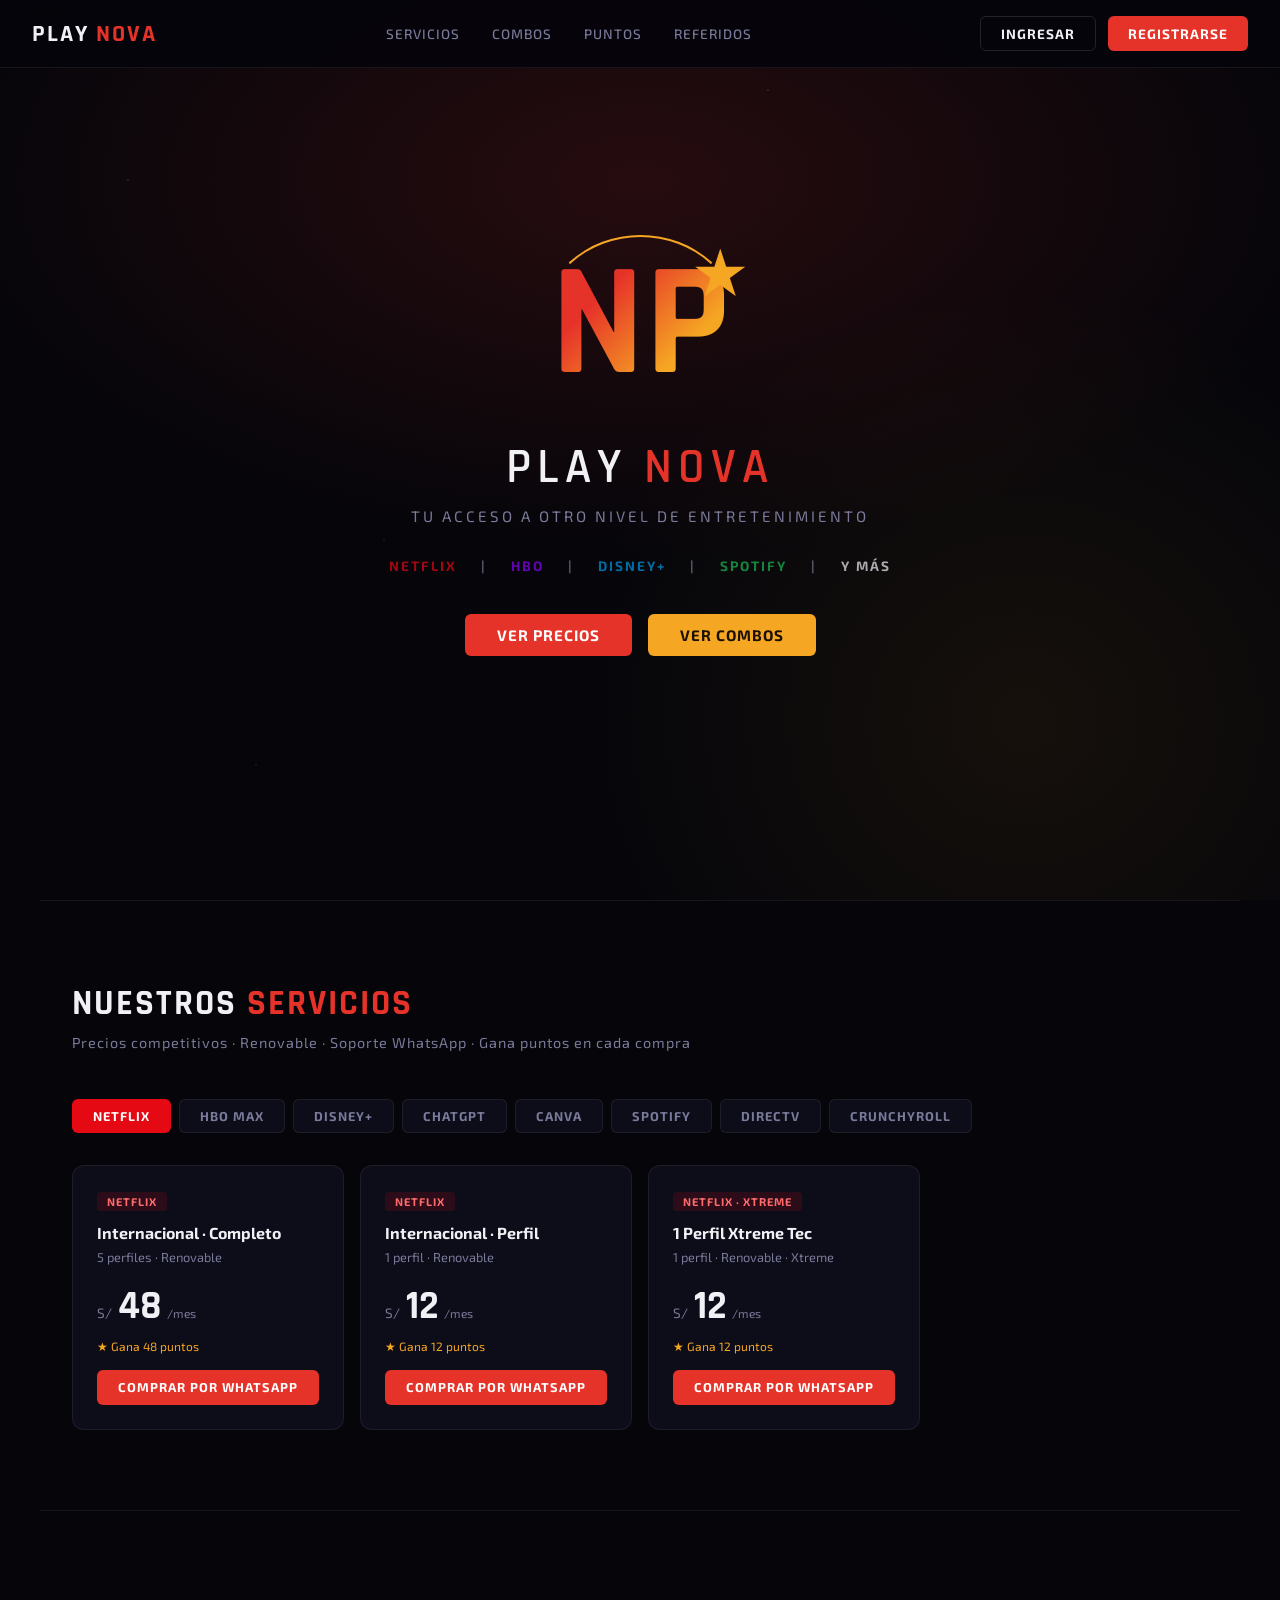
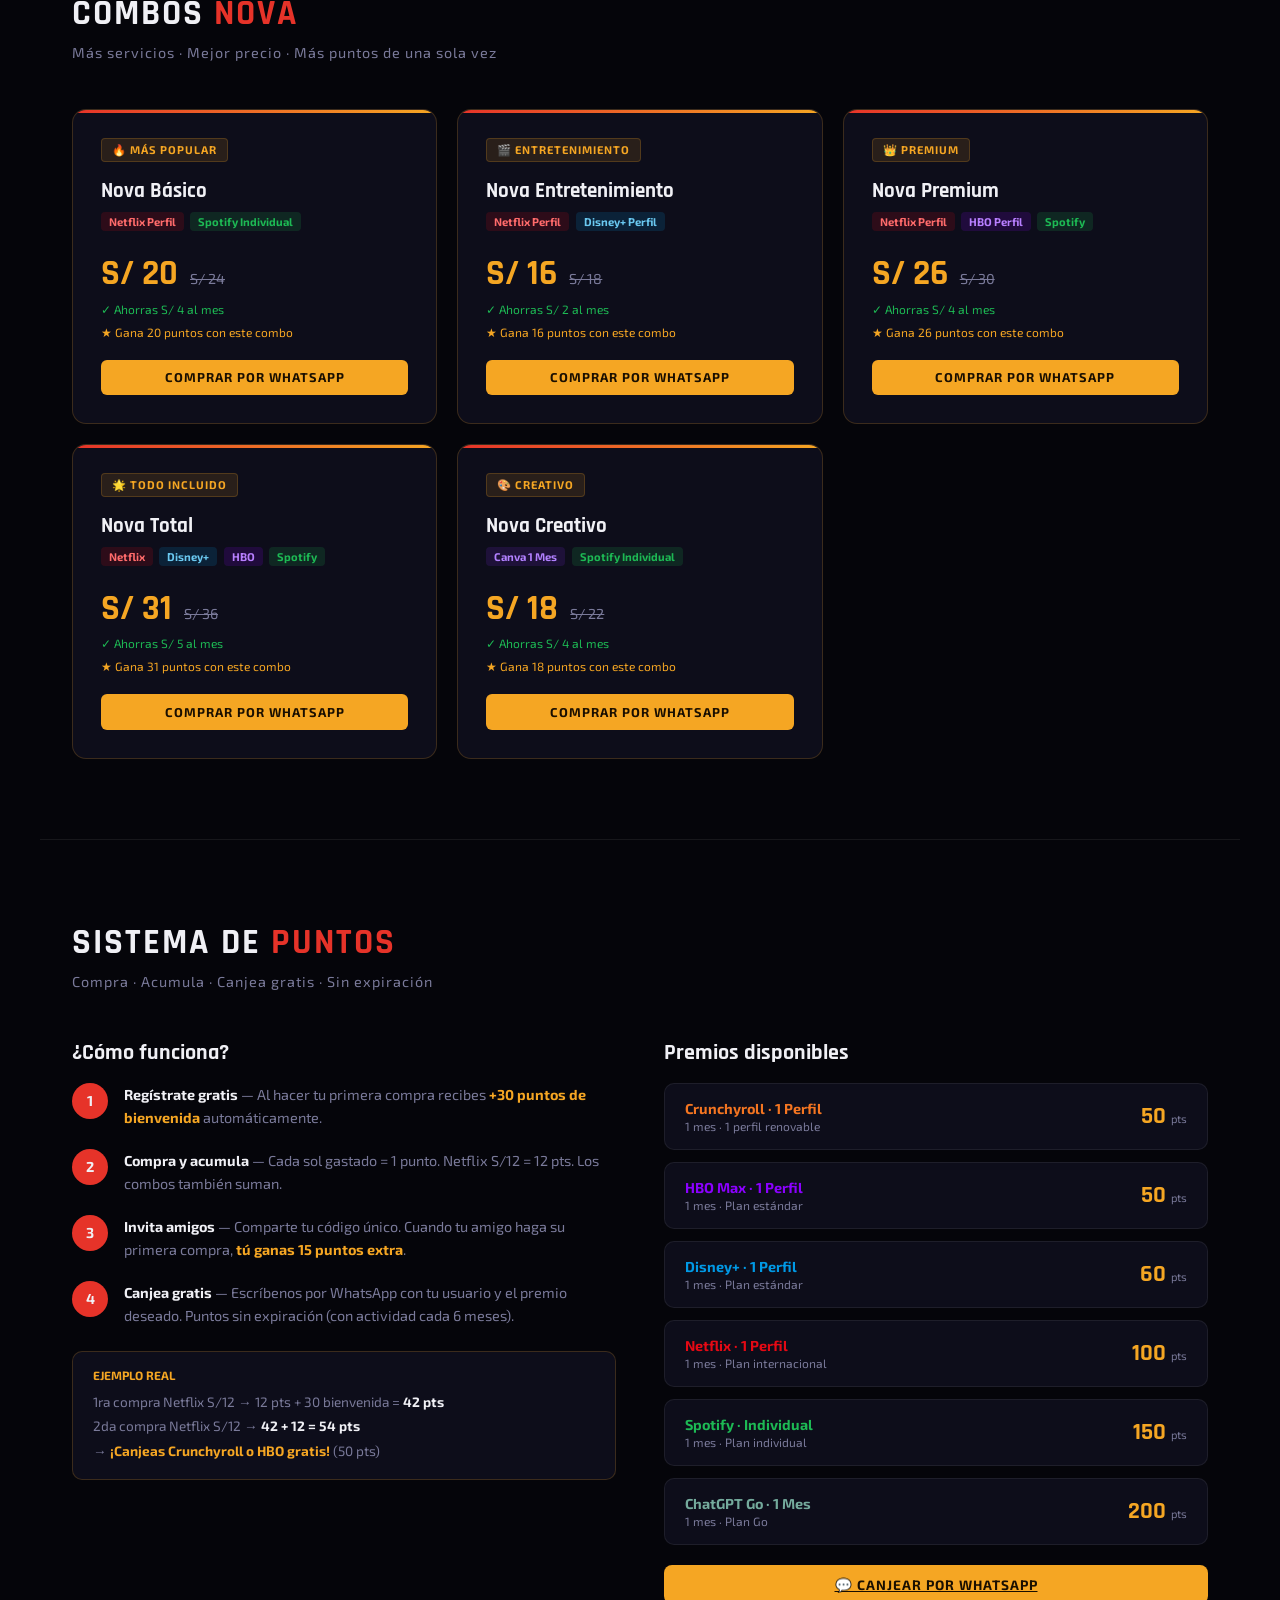
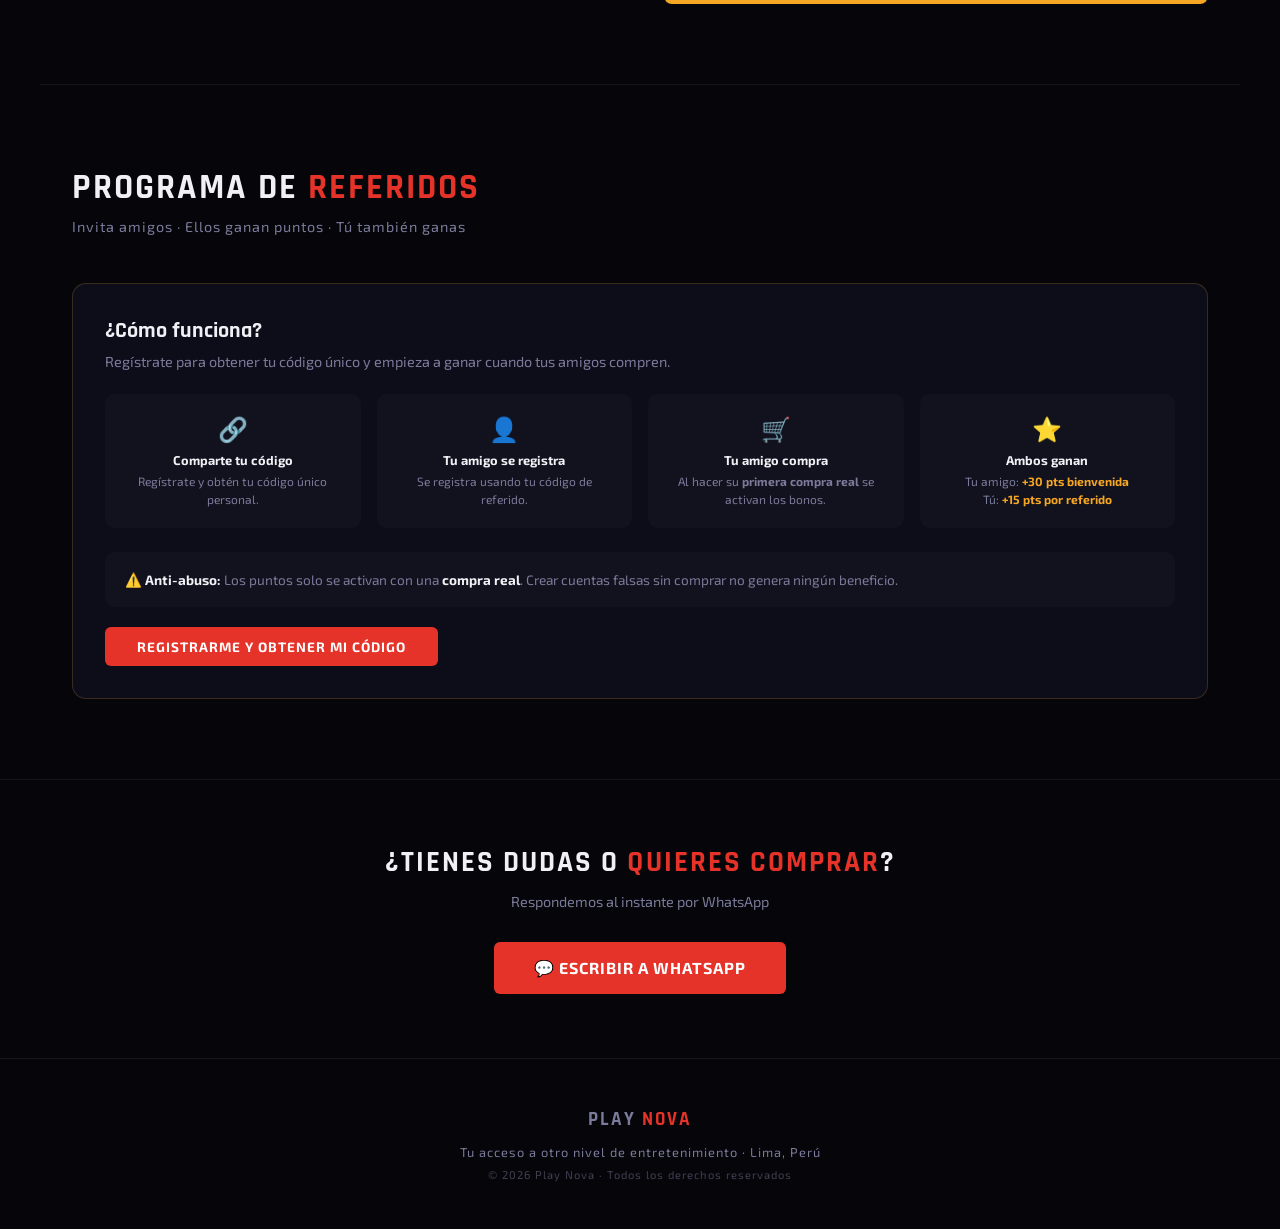
<file: playnova (3).html>
<!DOCTYPE html>
<html lang="es">
<head>
<meta charset="UTF-8">
<meta name="viewport" content="width=device-width, initial-scale=1.0">
<title>Play Nova - Tu acceso a otro nivel</title>
<link rel="preconnect" href="https://fonts.googleapis.com">
<link href="https://fonts.googleapis.com/css2?family=Rajdhani:wght@400;500;600;700&family=Exo+2:wght@300;400;500;700;900&display=swap" rel="stylesheet">
<style>
:root{--bg:#05050a;--surface:#0d0d1a;--surface2:#12121f;--border:rgba(255,255,255,0.07);--border2:rgba(255,255,255,0.12);--text:#f0f0f5;--muted:#7a7a9a;--accent:#e63329;--gold:#f5a623;--netflix:#e50914;--hbo:#8B00FF;--disney:#0099e5;--spotify:#1DB954;--canva:#7D2AE8;--chatgpt:#74aa9c;--directv:#0099d8;--crunch:#f47521;}
*{margin:0;padding:0;box-sizing:border-box;}html{scroll-behavior:smooth;}
body{background:var(--bg);color:var(--text);font-family:'Exo 2',sans-serif;overflow-x:hidden;}
nav{position:fixed;top:0;left:0;right:0;z-index:100;display:flex;align-items:center;justify-content:space-between;padding:1rem 2rem;background:rgba(5,5,10,0.9);backdrop-filter:blur(16px);border-bottom:1px solid var(--border);}
.nav-logo{font-family:'Rajdhani',sans-serif;font-size:1.5rem;font-weight:700;letter-spacing:2px;}
.nav-logo span{color:var(--accent);}
.nav-links{display:flex;gap:2rem;}
.nav-links a{color:var(--muted);text-decoration:none;font-size:.85rem;letter-spacing:1px;text-transform:uppercase;font-weight:500;transition:color .2s;}
.nav-links a:hover{color:var(--text);}
.nav-actions{display:flex;gap:.75rem;}
.btn{padding:.5rem 1.25rem;border-radius:6px;font-size:.85rem;font-family:'Exo 2',sans-serif;font-weight:700;letter-spacing:1px;cursor:pointer;transition:all .2s;text-transform:uppercase;border:none;}
.btn-outline{background:transparent;border:1px solid var(--border2);color:var(--text);}
.btn-outline:hover{border-color:var(--accent);color:var(--accent);}
.btn-primary{background:var(--accent);color:#fff;}
.btn-primary:hover{background:#c0261e;transform:translateY(-1px);}
.btn-gold{background:var(--gold);color:#1a0f00;}
.btn-gold:hover{background:#e6960f;}
.btn-sm{padding:.4rem .9rem;font-size:.75rem;}
#hero{min-height:100vh;display:flex;flex-direction:column;align-items:center;justify-content:center;text-align:center;padding:2rem;position:relative;overflow:hidden;}
.hero-bg{position:absolute;inset:0;background:radial-gradient(ellipse 80% 60% at 50% 20%,rgba(230,51,41,0.15) 0%,transparent 70%),radial-gradient(ellipse 60% 80% at 80% 80%,rgba(245,166,35,0.07) 0%,transparent 60%);pointer-events:none;}
.stars{position:absolute;inset:0;background-image:radial-gradient(1px 1px at 10% 20%,rgba(255,255,255,0.3) 0%,transparent 100%),radial-gradient(1px 1px at 30% 60%,rgba(255,255,255,0.2) 0%,transparent 100%),radial-gradient(1px 1px at 60% 10%,rgba(255,255,255,0.3) 0%,transparent 100%),radial-gradient(1px 1px at 80% 40%,rgba(255,255,255,0.15) 0%,transparent 100%),radial-gradient(1px 1px at 20% 85%,rgba(255,255,255,0.2) 0%,transparent 100%);pointer-events:none;}
.hero-logo-wrapper{position:relative;margin-bottom:2rem;animation:fadeUp .8s ease both;}
.hero-logo-np{font-family:'Rajdhani',sans-serif;font-size:clamp(5rem,15vw,10rem);font-weight:700;line-height:1;background:linear-gradient(135deg,#e63329 30%,#f5a623 70%);-webkit-background-clip:text;-webkit-text-fill-color:transparent;position:relative;}
.hero-logo-np::after{content:'★';position:absolute;top:.1em;right:-.25em;font-size:.35em;color:var(--gold);-webkit-text-fill-color:var(--gold);}
.hero-orbit{position:absolute;inset:-10px;border:2px solid transparent;border-top-color:var(--gold);border-radius:50%;animation:orbit 4s linear infinite;}
@keyframes orbit{to{transform:rotate(360deg);}}
@keyframes fadeUp{from{opacity:0;transform:translateY(30px);}to{opacity:1;transform:none;}}
.hero-brand{font-family:'Rajdhani',sans-serif;font-size:clamp(1.8rem,5vw,3rem);font-weight:600;letter-spacing:6px;text-transform:uppercase;animation:fadeUp .8s .2s ease both;}
.hero-brand span{color:var(--accent);}
.hero-tagline{font-size:.95rem;letter-spacing:3px;color:var(--muted);text-transform:uppercase;margin-top:.5rem;animation:fadeUp .8s .35s ease both;}
.hero-platforms{display:flex;gap:1.5rem;align-items:center;margin-top:2rem;flex-wrap:wrap;justify-content:center;animation:fadeUp .8s .5s ease both;}
.hero-platforms span{font-size:.85rem;font-weight:700;letter-spacing:2px;text-transform:uppercase;opacity:.7;}
.hero-cta{margin-top:2.5rem;display:flex;gap:1rem;flex-wrap:wrap;justify-content:center;animation:fadeUp .8s .65s ease both;}
.wrap{max-width:1200px;margin:0 auto;padding:5rem 2rem;}
.sec-divider{border-top:1px solid var(--border);}
.section-title{font-family:'Rajdhani',sans-serif;font-size:2.2rem;font-weight:700;letter-spacing:2px;text-transform:uppercase;margin-bottom:.5rem;}
.section-title span{color:var(--accent);}
.section-sub{color:var(--muted);font-size:.9rem;letter-spacing:1px;margin-bottom:3rem;}
.service-tabs{display:flex;gap:.5rem;flex-wrap:wrap;margin-bottom:2rem;}
.stab{padding:.5rem 1.25rem;border-radius:6px;font-size:.8rem;font-weight:700;letter-spacing:1px;text-transform:uppercase;cursor:pointer;border:1px solid var(--border);background:var(--surface);color:var(--muted);transition:all .2s;}
.stab:hover{border-color:var(--border2);color:var(--text);}
.stab.active{color:#fff;border-color:transparent;}
.stab[data-svc="netflix"].active{background:var(--netflix);}
.stab[data-svc="hbo"].active{background:var(--hbo);}
.stab[data-svc="disney"].active{background:var(--disney);}
.stab[data-svc="spotify"].active{background:var(--spotify);}
.stab[data-svc="canva"].active{background:var(--canva);}
.stab[data-svc="chatgpt"].active{background:var(--chatgpt);}
.stab[data-svc="directv"].active{background:var(--directv);}
.stab[data-svc="crunchyroll"].active{background:var(--crunch);}
.service-grid{display:none;grid-template-columns:repeat(auto-fill,minmax(270px,1fr));gap:1rem;}
.service-grid.active{display:grid;}
.plan-card{background:var(--surface);border:1px solid var(--border);border-radius:12px;padding:1.5rem;transition:all .25s;position:relative;overflow:hidden;}
.plan-card::before{content:'';position:absolute;top:0;left:0;right:0;height:2px;opacity:0;transition:opacity .25s;}
.plan-card:hover{border-color:var(--border2);transform:translateY(-3px);}
.plan-card:hover::before{opacity:1;}
.plan-card[data-svc="netflix"]::before{background:var(--netflix);}
.plan-card[data-svc="hbo"]::before{background:var(--hbo);}
.plan-card[data-svc="disney"]::before{background:var(--disney);}
.plan-card[data-svc="spotify"]::before{background:var(--spotify);}
.plan-card[data-svc="canva"]::before{background:var(--canva);}
.plan-card[data-svc="chatgpt"]::before{background:var(--chatgpt);}
.plan-card[data-svc="directv"]::before{background:var(--directv);}
.plan-card[data-svc="crunchyroll"]::before{background:var(--crunch);}
.plan-badge{display:inline-block;font-size:.7rem;font-weight:700;letter-spacing:1px;text-transform:uppercase;padding:3px 10px;border-radius:4px;margin-bottom:.75rem;}
.badge-netflix{background:rgba(229,9,20,.15);color:#ff6b6b;}
.badge-hbo{background:rgba(139,0,255,.15);color:#b87fff;}
.badge-disney{background:rgba(0,153,229,.15);color:#6ac8f0;}
.badge-spotify{background:rgba(29,185,84,.15);color:#1DB954;}
.badge-canva{background:rgba(125,42,232,.15);color:#b280ff;}
.badge-chatgpt{background:rgba(116,170,156,.15);color:var(--chatgpt);}
.badge-directv{background:rgba(0,153,216,.15);color:#6ac8f0;}
.badge-crunchyroll{background:rgba(244,117,33,.15);color:#ffaa70;}
.plan-name{font-size:1rem;font-weight:700;margin-bottom:.35rem;}
.plan-desc{font-size:.8rem;color:var(--muted);margin-bottom:1.25rem;line-height:1.5;}
.plan-price{display:flex;align-items:baseline;gap:.35rem;margin-bottom:.75rem;}
.plan-price .currency{font-size:.85rem;color:var(--muted);}
.plan-price .amount{font-family:'Rajdhani',sans-serif;font-size:2.5rem;font-weight:700;line-height:1;}
.plan-price .period{font-size:.75rem;color:var(--muted);}
.plan-points{font-size:.75rem;color:var(--gold);margin-bottom:1rem;}
.plan-points::before{content:'★ ';}
.plan-buy{width:100%;padding:.6rem;border-radius:6px;font-family:'Exo 2',sans-serif;font-weight:700;font-size:.8rem;letter-spacing:1px;text-transform:uppercase;cursor:pointer;border:none;transition:all .2s;text-decoration:none;display:block;text-align:center;background:var(--accent);color:#fff;}
.plan-buy:hover{opacity:.85;transform:translateY(-1px);}
.plan-buy.gold{background:var(--gold);color:#1a0f00;}
.combo-grid{display:grid;grid-template-columns:repeat(auto-fill,minmax(280px,1fr));gap:1.25rem;}
.combo-card{background:var(--surface);border:1px solid rgba(245,166,35,.2);border-radius:14px;padding:1.75rem;position:relative;overflow:hidden;transition:all .25s;}
.combo-card::before{content:'';position:absolute;top:0;left:0;right:0;height:3px;background:linear-gradient(90deg,var(--accent),var(--gold));}
.combo-card:hover{border-color:rgba(245,166,35,.4);transform:translateY(-3px);}
.combo-tag{display:inline-block;background:rgba(245,166,35,.12);border:1px solid rgba(245,166,35,.2);color:var(--gold);font-size:.7rem;font-weight:700;letter-spacing:1px;text-transform:uppercase;padding:4px 10px;border-radius:4px;margin-bottom:1rem;}
.combo-name{font-family:'Rajdhani',sans-serif;font-size:1.3rem;font-weight:700;margin-bottom:.5rem;}
.combo-services{display:flex;gap:.4rem;flex-wrap:wrap;margin-bottom:1.25rem;}
.csvc{font-size:.7rem;font-weight:700;padding:3px 8px;border-radius:4px;}
.combo-pricing{display:flex;align-items:baseline;gap:.75rem;margin-bottom:.35rem;}
.combo-price-new{font-family:'Rajdhani',sans-serif;font-size:2.2rem;font-weight:700;color:var(--gold);}
.combo-price-old{font-size:.9rem;color:var(--muted);text-decoration:line-through;}
.combo-save{font-size:.75rem;color:var(--spotify);margin-bottom:.5rem;}
.combo-pts{font-size:.75rem;color:var(--gold);margin-bottom:1.25rem;}
.combo-pts::before{content:'★ ';}
.puntos-grid{display:grid;grid-template-columns:1fr 1fr;gap:3rem;align-items:start;}
.puntos-how h3{font-family:'Rajdhani',sans-serif;font-size:1.4rem;font-weight:700;margin-bottom:1rem;}
.puntos-step{display:flex;gap:1rem;align-items:flex-start;margin-bottom:1.25rem;}
.step-num{width:36px;height:36px;min-width:36px;border-radius:50%;background:var(--accent);display:flex;align-items:center;justify-content:center;font-weight:700;font-size:.9rem;}
.step-text{font-size:.9rem;color:var(--muted);line-height:1.6;}
.step-text strong{color:var(--text);}
.rewards-list{display:flex;flex-direction:column;gap:.75rem;}
.reward-item{background:var(--surface);border:1px solid var(--border);border-radius:10px;padding:1rem 1.25rem;display:flex;align-items:center;justify-content:space-between;}
.reward-name{font-weight:700;font-size:.9rem;}
.reward-desc{font-size:.75rem;color:var(--muted);margin-top:2px;}
.reward-cost{font-family:'Rajdhani',sans-serif;font-size:1.5rem;font-weight:700;color:var(--gold);white-space:nowrap;}
.reward-cost small{font-size:.7rem;color:var(--muted);font-family:'Exo 2',sans-serif;font-weight:400;}
.referral-box{background:var(--surface);border:1px solid rgba(245,166,35,.2);border-radius:14px;padding:2rem;margin-top:2rem;}
.referral-box h3{font-family:'Rajdhani',sans-serif;font-size:1.4rem;font-weight:700;margin-bottom:.5rem;}
.referral-how{display:grid;grid-template-columns:repeat(auto-fit,minmax(170px,1fr));gap:1rem;margin-top:1.5rem;}
.referral-step{background:var(--surface2);border-radius:10px;padding:1.25rem;text-align:center;}
.referral-step .icon{font-size:1.5rem;margin-bottom:.5rem;}
.referral-step .label{font-size:.8rem;font-weight:700;margin-bottom:.25rem;}
.referral-step .desc{font-size:.75rem;color:var(--muted);line-height:1.5;}
.modal-overlay{display:none;position:fixed;inset:0;z-index:200;background:rgba(0,0,0,0.85);backdrop-filter:blur(8px);align-items:center;justify-content:center;}
.modal-overlay.open{display:flex;}
.modal{background:var(--surface2);border:1px solid var(--border2);border-radius:16px;padding:2.5rem;width:100%;max-width:440px;position:relative;max-height:90vh;overflow-y:auto;}
.modal-close{position:absolute;top:1rem;right:1.25rem;background:none;border:none;color:var(--muted);font-size:1.5rem;cursor:pointer;}
.modal-title{font-family:'Rajdhani',sans-serif;font-size:1.6rem;font-weight:700;letter-spacing:1px;margin-bottom:.25rem;}
.modal-title span{color:var(--accent);}
.modal-sub{font-size:.8rem;color:var(--muted);margin-bottom:2rem;}
.modal-tabs{display:flex;margin-bottom:2rem;border:1px solid var(--border);border-radius:8px;overflow:hidden;}
.mtab{flex:1;padding:.6rem;text-align:center;font-size:.85rem;font-weight:700;letter-spacing:1px;text-transform:uppercase;cursor:pointer;background:transparent;border:none;color:var(--muted);transition:all .2s;}
.mtab.active{background:var(--accent);color:#fff;}
.form-group{margin-bottom:1.25rem;}
.form-label{font-size:.75rem;font-weight:700;letter-spacing:1px;text-transform:uppercase;color:var(--muted);display:block;margin-bottom:.5rem;}
.form-input{width:100%;background:var(--surface);border:1px solid var(--border);border-radius:8px;padding:.7rem 1rem;color:var(--text);font-family:'Exo 2',sans-serif;font-size:.9rem;outline:none;transition:border-color .2s;}
.form-input:focus{border-color:var(--accent);}
.form-optional{font-size:.7rem;color:var(--muted);margin-top:1.5rem;padding-top:1rem;border-top:1px solid var(--border);}
.form-error{font-size:.75rem;color:#ff6b6b;margin-top:.5rem;}
.form-success{font-size:.75rem;color:var(--spotify);margin-top:.5rem;}
#dashboard,#clientDash{display:none;position:fixed;inset:0;z-index:150;background:var(--bg);overflow-y:auto;}
#dashboard.open,#clientDash.open{display:block;}
.dash-header{background:var(--surface2);border-bottom:1px solid var(--border);padding:1rem 2rem;display:flex;align-items:center;justify-content:space-between;position:sticky;top:0;z-index:10;}
.dash-title{font-family:'Rajdhani',sans-serif;font-size:1.4rem;font-weight:700;}
.dash-body{max-width:1200px;margin:0 auto;padding:2rem;}
.stats-grid{display:grid;grid-template-columns:repeat(auto-fit,minmax(160px,1fr));gap:1rem;margin-bottom:2rem;}
.stat-card{background:var(--surface);border:1px solid var(--border);border-radius:12px;padding:1.25rem;text-align:center;}
.stat-label{font-size:.75rem;color:var(--muted);text-transform:uppercase;letter-spacing:1px;margin-bottom:.5rem;}
.stat-value{font-family:'Rajdhani',sans-serif;font-size:1.8rem;font-weight:700;}
.stat-value.green{color:var(--spotify);}
.stat-value.red{color:var(--accent);}
.stat-value.gold{color:var(--gold);}
.dash-section{margin-bottom:2.5rem;}
.dash-section-title{font-family:'Rajdhani',sans-serif;font-size:1.2rem;font-weight:700;margin-bottom:1rem;border-bottom:1px solid var(--border);padding-bottom:.5rem;}
.data-table{width:100%;border-collapse:collapse;font-size:.85rem;}
.data-table th{text-align:left;padding:.75rem 1rem;font-size:.7rem;text-transform:uppercase;letter-spacing:1px;color:var(--muted);border-bottom:1px solid var(--border);}
.data-table td{padding:.75rem 1rem;border-bottom:1px solid var(--border);}
.data-table tr:last-child td{border-bottom:none;}
.data-table tbody tr:hover{background:var(--surface);}
.tag{display:inline-block;font-size:.65rem;font-weight:700;padding:2px 8px;border-radius:4px;text-transform:uppercase;letter-spacing:.5px;}
.tag-green{background:rgba(29,185,84,.15);color:#1DB954;}
.tag-gold{background:rgba(245,166,35,.15);color:var(--gold);}
.apf{display:flex;gap:.75rem;flex-wrap:wrap;align-items:flex-end;background:var(--surface);border:1px solid var(--border);border-radius:10px;padding:1.25rem;margin-bottom:1rem;}
.apf .form-group{margin:0;flex:1;min-width:130px;}
.dash-tabs{display:flex;gap:.5rem;margin-bottom:1.5rem;}
.dash-tab{padding:.45rem 1rem;border-radius:6px;font-size:.8rem;font-weight:700;letter-spacing:1px;text-transform:uppercase;cursor:pointer;border:1px solid var(--border);background:var(--surface);color:var(--muted);transition:all .2s;}
.dash-tab.active{background:var(--accent);color:#fff;border-color:transparent;}
.dash-panel{display:none;}
.dash-panel.active{display:block;}
.points-badge{display:flex;align-items:center;gap:.5rem;background:rgba(245,166,35,.1);border:1px solid rgba(245,166,35,.2);border-radius:8px;padding:.4rem 1rem;font-family:'Rajdhani',sans-serif;font-size:1.1rem;font-weight:700;color:var(--gold);}
.ref-code-box{background:var(--surface);border:1px solid var(--border);border-radius:8px;padding:.75rem 1rem;font-family:'Rajdhani',sans-serif;font-size:1.3rem;font-weight:700;color:var(--gold);letter-spacing:3px;text-align:center;cursor:pointer;transition:border-color .2s;}
.ref-code-box:hover{border-color:rgba(245,166,35,.4);}
footer{text-align:center;padding:3rem 2rem;border-top:1px solid var(--border);color:var(--muted);font-size:.8rem;letter-spacing:1px;}
::-webkit-scrollbar{width:6px;}::-webkit-scrollbar-track{background:var(--bg);}::-webkit-scrollbar-thumb{background:var(--border2);border-radius:3px;}
@media(max-width:768px){nav{padding:.75rem 1rem;}.nav-links{display:none;}.puntos-grid{grid-template-columns:1fr;}.modal{padding:1.75rem;}}
</style>
</head>
<body>

<nav>
  <div class="nav-logo">PLAY <span>NOVA</span></div>
  <div class="nav-links">
    <a href="#servicios">Servicios</a>
    <a href="#combos">Combos</a>
    <a href="#puntos">Puntos</a>
    <a href="#referidos">Referidos</a>
  </div>
  <div class="nav-actions">
    <button class="btn btn-outline" onclick="openModal('login')">Ingresar</button>
    <button class="btn btn-primary" onclick="openModal('register')">Registrarse</button>
  </div>
</nav>

<div id="hero">
  <div class="hero-bg"></div>
  <div class="stars"></div>
  <div class="hero-logo-wrapper">
    <div class="hero-orbit"></div>
    <div class="hero-logo-np">NP</div>
  </div>
  <div class="hero-brand">PLAY <span>NOVA</span></div>
  <p class="hero-tagline">Tu acceso a otro nivel de entretenimiento</p>
  <div class="hero-platforms">
    <span style="color:var(--netflix)">NETFLIX</span><span style="color:var(--muted)">|</span>
    <span style="color:var(--hbo)">HBO</span><span style="color:var(--muted)">|</span>
    <span style="color:var(--disney)">DISNEY+</span><span style="color:var(--muted)">|</span>
    <span style="color:var(--spotify)">SPOTIFY</span><span style="color:var(--muted)">|</span>
    <span>Y MÁS</span>
  </div>
  <div class="hero-cta">
    <a href="#servicios" class="btn btn-primary" style="padding:.75rem 2rem;font-size:.95rem;text-decoration:none">Ver Precios</a>
    <a href="#combos" class="btn btn-gold" style="padding:.75rem 2rem;font-size:.95rem;text-decoration:none">Ver Combos</a>
  </div>
</div>

<!-- SERVICIOS -->
<section id="servicios" class="wrap sec-divider">
  <div class="section-title">Nuestros <span>Servicios</span></div>
  <p class="section-sub">Precios competitivos · Renovable · Soporte WhatsApp · Gana puntos en cada compra</p>
  <div class="service-tabs">
    <div class="stab active" data-svc="netflix" onclick="setTab('netflix')">Netflix</div>
    <div class="stab" data-svc="hbo" onclick="setTab('hbo')">HBO Max</div>
    <div class="stab" data-svc="disney" onclick="setTab('disney')">Disney+</div>
    <div class="stab" data-svc="chatgpt" onclick="setTab('chatgpt')">ChatGPT</div>
    <div class="stab" data-svc="canva" onclick="setTab('canva')">Canva</div>
    <div class="stab" data-svc="spotify" onclick="setTab('spotify')">Spotify</div>
    <div class="stab" data-svc="directv" onclick="setTab('directv')">DirecTV</div>
    <div class="stab" data-svc="crunchyroll" onclick="setTab('crunchyroll')">Crunchyroll</div>
  </div>

  <div class="service-grid active" id="grid-netflix">
    <div class="plan-card" data-svc="netflix"><span class="plan-badge badge-netflix">Netflix</span><div class="plan-name">Internacional · Completo</div><div class="plan-desc">5 perfiles · Renovable</div><div class="plan-price"><span class="currency">S/</span><span class="amount">48</span><span class="period">/mes</span></div><div class="plan-points">Gana 48 puntos</div><a href="https://wa.me/51924606154?text=Hola%2C%20quiero%20Netflix%20Internacional%20Completo%205%20perfiles%20S%2F48" target="_blank" class="plan-buy">Comprar por WhatsApp</a></div>
    <div class="plan-card" data-svc="netflix"><span class="plan-badge badge-netflix">Netflix</span><div class="plan-name">Internacional · Perfil</div><div class="plan-desc">1 perfil · Renovable</div><div class="plan-price"><span class="currency">S/</span><span class="amount">12</span><span class="period">/mes</span></div><div class="plan-points">Gana 12 puntos</div><a href="https://wa.me/51924606154?text=Hola%2C%20quiero%20Netflix%20Internacional%20Perfil%20S%2F12" target="_blank" class="plan-buy">Comprar por WhatsApp</a></div>
    <div class="plan-card" data-svc="netflix"><span class="plan-badge badge-netflix">Netflix · Xtreme</span><div class="plan-name">1 Perfil Xtreme Tec</div><div class="plan-desc">1 perfil · Renovable · Xtreme</div><div class="plan-price"><span class="currency">S/</span><span class="amount">12</span><span class="period">/mes</span></div><div class="plan-points">Gana 12 puntos</div><a href="https://wa.me/51924606154?text=Hola%2C%20quiero%20Netflix%201%20Perfil%20Xtreme%20Tec%20S%2F12" target="_blank" class="plan-buy">Comprar por WhatsApp</a></div>
  </div>

  <div class="service-grid" id="grid-hbo">
    <div class="plan-card" data-svc="hbo"><span class="plan-badge badge-hbo">HBO Max</span><div class="plan-name">Estándar · Completo</div><div class="plan-desc">5 perfiles · Renovable</div><div class="plan-price"><span class="currency">S/</span><span class="amount">35</span><span class="period">/mes</span></div><div class="plan-points">Gana 35 puntos</div><a href="https://wa.me/51924606154?text=Hola%2C%20quiero%20HBO%20Max%20Est%C3%A1ndar%20Completo%20S%2F35" target="_blank" class="plan-buy">Comprar por WhatsApp</a></div>
    <div class="plan-card" data-svc="hbo"><span class="plan-badge badge-hbo">HBO Max</span><div class="plan-name">1 Perfil</div><div class="plan-desc">1 perfil · Renovable</div><div class="plan-price"><span class="currency">S/</span><span class="amount">6</span><span class="period">/mes</span></div><div class="plan-points">Gana 6 puntos</div><a href="https://wa.me/51924606154?text=Hola%2C%20quiero%20HBO%201%20Perfil%20S%2F6" target="_blank" class="plan-buy">Comprar por WhatsApp</a></div>
    <div class="plan-card" data-svc="hbo"><span class="plan-badge badge-hbo">HBO Max · Premium</span><div class="plan-name">Platino · Completo</div><div class="plan-desc">5 perfiles · No renovable</div><div class="plan-price"><span class="currency">S/</span><span class="amount">20</span><span class="period">/mes</span></div><div class="plan-points">Gana 20 puntos</div><a href="https://wa.me/51924606154?text=Hola%2C%20quiero%20HBO%20Max%20Platino%20Completo%20S%2F20" target="_blank" class="plan-buy">Comprar por WhatsApp</a></div>
  </div>

  <div class="service-grid" id="grid-disney">
    <div class="plan-card" data-svc="disney"><span class="plan-badge badge-disney">Disney+</span><div class="plan-name">Estándar · Completo</div><div class="plan-desc">7 perfiles · Renovable</div><div class="plan-price"><span class="currency">S/</span><span class="amount">40</span><span class="period">/mes</span></div><div class="plan-points">Gana 40 puntos</div><a href="https://wa.me/51924606154?text=Hola%2C%20quiero%20Disney%2B%20Est%C3%A1ndar%20Completo%20S%2F40" target="_blank" class="plan-buy">Comprar por WhatsApp</a></div>
    <div class="plan-card" data-svc="disney"><span class="plan-badge badge-disney">Disney+</span><div class="plan-name">1 Perfil</div><div class="plan-desc">1 perfil · Renovable</div><div class="plan-price"><span class="currency">S/</span><span class="amount">6</span><span class="period">/mes</span></div><div class="plan-points">Gana 6 puntos</div><a href="https://wa.me/51924606154?text=Hola%2C%20quiero%20Disney%2B%201%20Perfil%20S%2F6" target="_blank" class="plan-buy">Comprar por WhatsApp</a></div>
    <div class="plan-card" data-svc="disney"><span class="plan-badge badge-disney">Disney+ · ESPN</span><div class="plan-name">Premium ESPN · Completo</div><div class="plan-desc">7 perfiles · Renovable · +ESPN</div><div class="plan-price"><span class="currency">S/</span><span class="amount">61</span><span class="period">/mes</span></div><div class="plan-points">Gana 61 puntos</div><a href="https://wa.me/51924606154?text=Hola%2C%20quiero%20Disney%2B%20Premium%20ESPN%20Completo%20S%2F61" target="_blank" class="plan-buy">Comprar por WhatsApp</a></div>
    <div class="plan-card" data-svc="disney"><span class="plan-badge badge-disney">Disney+ · ESPN</span><div class="plan-name">Premium ESPN · Perfil</div><div class="plan-desc">1 perfil · Renovable</div><div class="plan-price"><span class="currency">S/</span><span class="amount">10</span><span class="period">/mes</span></div><div class="plan-points">Gana 10 puntos</div><a href="https://wa.me/51924606154?text=Hola%2C%20quiero%20Disney%2B%20Premium%20ESPN%20Perfil%20S%2F10" target="_blank" class="plan-buy">Comprar por WhatsApp</a></div>
    <div class="plan-card" data-svc="disney"><span class="plan-badge badge-disney">Disney+ · TV</span><div class="plan-name">Premium ESPN · Solo TV</div><div class="plan-desc">1 perfil · Renovable · Solo TV</div><div class="plan-price"><span class="currency">S/</span><span class="amount">10</span><span class="period">/mes</span></div><div class="plan-points">Gana 10 puntos</div><a href="https://wa.me/51924606154?text=Hola%2C%20quiero%20Disney%2B%20Premium%20ESPN%20Solo%20TV%20S%2F10" target="_blank" class="plan-buy">Comprar por WhatsApp</a></div>
  </div>

  <div class="service-grid" id="grid-chatgpt">
    <div class="plan-card" data-svc="chatgpt"><span class="plan-badge badge-chatgpt">ChatGPT</span><div class="plan-name">Go · 1 Perfil</div><div class="plan-desc">1 perfil · Renovable</div><div class="plan-price"><span class="currency">S/</span><span class="amount">15</span><span class="period">/mes</span></div><div class="plan-points">Gana 15 puntos</div><a href="https://wa.me/51924606154?text=Hola%2C%20quiero%20ChatGPT%20Go%201%20Perfil%20S%2F15" target="_blank" class="plan-buy">Comprar por WhatsApp</a></div>
    <div class="plan-card" data-svc="chatgpt"><span class="plan-badge badge-chatgpt">ChatGPT · Pro</span><div class="plan-name">Pro · 1 Perfil</div><div class="plan-desc">1 perfil · No renovable</div><div class="plan-price"><span class="currency">S/</span><span class="amount">30</span><span class="period">/mes</span></div><div class="plan-points">Gana 30 puntos</div><a href="https://wa.me/51924606154?text=Hola%2C%20quiero%20ChatGPT%20Pro%201%20Perfil%20S%2F30" target="_blank" class="plan-buy">Comprar por WhatsApp</a></div>
  </div>

  <div class="service-grid" id="grid-canva">
    <div class="plan-card" data-svc="canva"><span class="plan-badge badge-canva">Canva · 1M</span><div class="plan-name">1 Mes · 1 Perfil</div><div class="plan-desc">1 perfil · Renovable</div><div class="plan-price"><span class="currency">S/</span><span class="amount">10</span><span class="period">/mes</span></div><div class="plan-points">Gana 10 puntos</div><a href="https://wa.me/51924606154?text=Hola%2C%20quiero%20Canva%201%20Mes%20S%2F10" target="_blank" class="plan-buy">Comprar por WhatsApp</a></div>
    <div class="plan-card" data-svc="canva"><span class="plan-badge badge-canva">Canva · 3M</span><div class="plan-name">3 Meses · 1 Perfil</div><div class="plan-desc">1 perfil · Renovable</div><div class="plan-price"><span class="currency">S/</span><span class="amount">15</span><span class="period">/3 meses</span></div><div class="plan-points">Gana 15 puntos</div><a href="https://wa.me/51924606154?text=Hola%2C%20quiero%20Canva%203%20Meses%20S%2F15" target="_blank" class="plan-buy">Comprar por WhatsApp</a></div>
    <div class="plan-card" data-svc="canva"><span class="plan-badge badge-canva">Canva · 6M</span><div class="plan-name">6 Meses · 1 Perfil</div><div class="plan-desc">1 perfil · Renovable</div><div class="plan-price"><span class="currency">S/</span><span class="amount">20</span><span class="period">/6 meses</span></div><div class="plan-points">Gana 20 puntos</div><a href="https://wa.me/51924606154?text=Hola%2C%20quiero%20Canva%206%20Meses%20S%2F20" target="_blank" class="plan-buy">Comprar por WhatsApp</a></div>
    <div class="plan-card" data-svc="canva"><span class="plan-badge badge-canva">Canva · 12M</span><div class="plan-name">12 Meses · 1 Perfil</div><div class="plan-desc">1 perfil · Renovable · Anual</div><div class="plan-price"><span class="currency">S/</span><span class="amount">30</span><span class="period">/año</span></div><div class="plan-points">Gana 30 puntos</div><a href="https://wa.me/51924606154?text=Hola%2C%20quiero%20Canva%2012%20Meses%20S%2F30" target="_blank" class="plan-buy">Comprar por WhatsApp</a></div>
  </div>

  <div class="service-grid" id="grid-spotify">
    <div class="plan-card" data-svc="spotify"><span class="plan-badge badge-spotify">Spotify</span><div class="plan-name">Individual · 1 Mes</div><div class="plan-desc">1 perfil · Renovable</div><div class="plan-price"><span class="currency">S/</span><span class="amount">12</span><span class="period">/mes</span></div><div class="plan-points">Gana 12 puntos</div><a href="https://wa.me/51924606154?text=Hola%2C%20quiero%20Spotify%20Individual%201%20Mes%20S%2F12" target="_blank" class="plan-buy">Comprar por WhatsApp</a></div>
    <div class="plan-card" data-svc="spotify"><span class="plan-badge badge-spotify">Spotify · 3M</span><div class="plan-name">Individual · 3 Meses</div><div class="plan-desc">1 perfil · Renovable</div><div class="plan-price"><span class="currency">S/</span><span class="amount">25</span><span class="period">/3 meses</span></div><div class="plan-points">Gana 25 puntos</div><a href="https://wa.me/51924606154?text=Hola%2C%20quiero%20Spotify%20Individual%203%20Meses%20S%2F25" target="_blank" class="plan-buy">Comprar por WhatsApp</a></div>
    <div class="plan-card" data-svc="spotify"><span class="plan-badge badge-spotify">Spotify · Familiar</span><div class="plan-name">Familiar · 1 Mes</div><div class="plan-desc">6 perfiles · Renovable</div><div class="plan-price"><span class="currency">S/</span><span class="amount">35</span><span class="period">/mes</span></div><div class="plan-points">Gana 35 puntos</div><a href="https://wa.me/51924606154?text=Hola%2C%20quiero%20Spotify%20Familiar%201%20Mes%20S%2F35" target="_blank" class="plan-buy">Comprar por WhatsApp</a></div>
  </div>

  <div class="service-grid" id="grid-directv">
    <div class="plan-card" data-svc="directv"><span class="plan-badge badge-directv">DirecTV GO</span><div class="plan-name">DirecTV GO · 1 Perfil</div><div class="plan-desc">1 perfil · Renovable · Solo TV</div><div class="plan-price"><span class="currency">S/</span><span class="amount">20</span><span class="period">/mes</span></div><div class="plan-points">Gana 20 puntos</div><a href="https://wa.me/51924606154?text=Hola%2C%20quiero%20DirecTV%20GO%201%20Perfil%20S%2F20" target="_blank" class="plan-buy">Comprar por WhatsApp</a></div>
  </div>

  <div class="service-grid" id="grid-crunchyroll">
    <div class="plan-card" data-svc="crunchyroll"><span class="plan-badge badge-crunchyroll">Crunchyroll</span><div class="plan-name">Perfil · 1 Perfil</div><div class="plan-desc">1 perfil · Renovable</div><div class="plan-price"><span class="currency">S/</span><span class="amount">5</span><span class="period">/mes</span></div><div class="plan-points">Gana 5 puntos</div><a href="https://wa.me/51924606154?text=Hola%2C%20quiero%20Crunchyroll%20Perfil%201%20Perfil%20S%2F5" target="_blank" class="plan-buy">Comprar por WhatsApp</a></div>
    <div class="plan-card" data-svc="crunchyroll"><span class="plan-badge badge-crunchyroll">Crunchyroll</span><div class="plan-name">Completo · 5 Perfiles</div><div class="plan-desc">5 perfiles · Renovable</div><div class="plan-price"><span class="currency">S/</span><span class="amount">15</span><span class="period">/mes</span></div><div class="plan-points">Gana 15 puntos</div><a href="https://wa.me/51924606154?text=Hola%2C%20quiero%20Crunchyroll%20Completo%205%20Perfiles%20S%2F15" target="_blank" class="plan-buy">Comprar por WhatsApp</a></div>
  </div>
</section>

<!-- COMBOS -->
<section id="combos" class="wrap sec-divider">
  <div class="section-title">Combos <span>Nova</span></div>
  <p class="section-sub">Más servicios · Mejor precio · Más puntos de una sola vez</p>
  <div class="combo-grid">
    <div class="combo-card">
      <div class="combo-tag">🔥 Más popular</div>
      <div class="combo-name">Nova Básico</div>
      <div class="combo-services">
        <span class="csvc" style="background:rgba(229,9,20,.15);color:#ff6b6b">Netflix Perfil</span>
        <span class="csvc" style="background:rgba(29,185,84,.15);color:#1DB954">Spotify Individual</span>
      </div>
      <div class="combo-pricing"><span class="combo-price-new">S/ 20</span><span class="combo-price-old">S/ 24</span></div>
      <div class="combo-save">✓ Ahorras S/ 4 al mes</div>
      <div class="combo-pts">Gana 20 puntos con este combo</div>
      <a href="https://wa.me/51924606154?text=Hola%2C%20quiero%20el%20Combo%20Nova%20B%C3%A1sico%20(Netflix%20Perfil%20%2B%20Spotify)%20S%2F20" target="_blank" class="plan-buy gold">Comprar por WhatsApp</a>
    </div>
    <div class="combo-card">
      <div class="combo-tag">🎬 Entretenimiento</div>
      <div class="combo-name">Nova Entretenimiento</div>
      <div class="combo-services">
        <span class="csvc" style="background:rgba(229,9,20,.15);color:#ff6b6b">Netflix Perfil</span>
        <span class="csvc" style="background:rgba(0,153,229,.15);color:#6ac8f0">Disney+ Perfil</span>
      </div>
      <div class="combo-pricing"><span class="combo-price-new">S/ 16</span><span class="combo-price-old">S/ 18</span></div>
      <div class="combo-save">✓ Ahorras S/ 2 al mes</div>
      <div class="combo-pts">Gana 16 puntos con este combo</div>
      <a href="https://wa.me/51924606154?text=Hola%2C%20quiero%20el%20Combo%20Nova%20Entretenimiento%20(Netflix%20%2B%20Disney%2B)%20S%2F16" target="_blank" class="plan-buy gold">Comprar por WhatsApp</a>
    </div>
    <div class="combo-card">
      <div class="combo-tag">👑 Premium</div>
      <div class="combo-name">Nova Premium</div>
      <div class="combo-services">
        <span class="csvc" style="background:rgba(229,9,20,.15);color:#ff6b6b">Netflix Perfil</span>
        <span class="csvc" style="background:rgba(139,0,255,.15);color:#b87fff">HBO Perfil</span>
        <span class="csvc" style="background:rgba(29,185,84,.15);color:#1DB954">Spotify</span>
      </div>
      <div class="combo-pricing"><span class="combo-price-new">S/ 26</span><span class="combo-price-old">S/ 30</span></div>
      <div class="combo-save">✓ Ahorras S/ 4 al mes</div>
      <div class="combo-pts">Gana 26 puntos con este combo</div>
      <a href="https://wa.me/51924606154?text=Hola%2C%20quiero%20el%20Combo%20Nova%20Premium%20(Netflix%20%2B%20HBO%20%2B%20Spotify)%20S%2F26" target="_blank" class="plan-buy gold">Comprar por WhatsApp</a>
    </div>
    <div class="combo-card">
      <div class="combo-tag">🌟 Todo incluido</div>
      <div class="combo-name">Nova Total</div>
      <div class="combo-services">
        <span class="csvc" style="background:rgba(229,9,20,.15);color:#ff6b6b">Netflix</span>
        <span class="csvc" style="background:rgba(0,153,229,.15);color:#6ac8f0">Disney+</span>
        <span class="csvc" style="background:rgba(139,0,255,.15);color:#b87fff">HBO</span>
        <span class="csvc" style="background:rgba(29,185,84,.15);color:#1DB954">Spotify</span>
      </div>
      <div class="combo-pricing"><span class="combo-price-new">S/ 31</span><span class="combo-price-old">S/ 36</span></div>
      <div class="combo-save">✓ Ahorras S/ 5 al mes</div>
      <div class="combo-pts">Gana 31 puntos con este combo</div>
      <a href="https://wa.me/51924606154?text=Hola%2C%20quiero%20el%20Combo%20Nova%20Total%20(Netflix%20%2B%20Disney%2B%20%2B%20HBO%20%2B%20Spotify)%20S%2F31" target="_blank" class="plan-buy gold">Comprar por WhatsApp</a>
    </div>
    <div class="combo-card">
      <div class="combo-tag">🎨 Creativo</div>
      <div class="combo-name">Nova Creativo</div>
      <div class="combo-services">
        <span class="csvc" style="background:rgba(125,42,232,.15);color:#b280ff">Canva 1 Mes</span>
        <span class="csvc" style="background:rgba(29,185,84,.15);color:#1DB954">Spotify Individual</span>
      </div>
      <div class="combo-pricing"><span class="combo-price-new">S/ 18</span><span class="combo-price-old">S/ 22</span></div>
      <div class="combo-save">✓ Ahorras S/ 4 al mes</div>
      <div class="combo-pts">Gana 18 puntos con este combo</div>
      <a href="https://wa.me/51924606154?text=Hola%2C%20quiero%20el%20Combo%20Nova%20Creativo%20(Canva%20%2B%20Spotify)%20S%2F18" target="_blank" class="plan-buy gold">Comprar por WhatsApp</a>
    </div>
  </div>
</section>

<!-- PUNTOS -->
<section id="puntos" class="wrap sec-divider">
  <div class="section-title">Sistema de <span>Puntos</span></div>
  <p class="section-sub">Compra · Acumula · Canjea gratis · Sin expiración</p>
  <div class="puntos-grid">
    <div class="puntos-how">
      <h3>¿Cómo funciona?</h3>
      <div class="puntos-step"><div class="step-num">1</div><div class="step-text"><strong>Regístrate gratis</strong> — Al hacer tu primera compra recibes <strong style="color:var(--gold)">+30 puntos de bienvenida</strong> automáticamente.</div></div>
      <div class="puntos-step"><div class="step-num">2</div><div class="step-text"><strong>Compra y acumula</strong> — Cada sol gastado = 1 punto. Netflix S/12 = 12 pts. Los combos también suman.</div></div>
      <div class="puntos-step"><div class="step-num">3</div><div class="step-text"><strong>Invita amigos</strong> — Comparte tu código único. Cuando tu amigo haga su primera compra, <strong style="color:var(--gold)">tú ganas 15 puntos extra</strong>.</div></div>
      <div class="puntos-step"><div class="step-num">4</div><div class="step-text"><strong>Canjea gratis</strong> — Escríbenos por WhatsApp con tu usuario y el premio deseado. Puntos sin expiración (con actividad cada 6 meses).</div></div>
      <div style="background:var(--surface);border:1px solid rgba(245,166,35,.2);border-radius:10px;padding:1rem 1.25rem;margin-top:1.5rem">
        <div style="font-size:.75rem;color:var(--gold);font-weight:700;margin-bottom:.5rem">EJEMPLO REAL</div>
        <div style="font-size:.85rem;color:var(--muted);line-height:1.8">
          1ra compra Netflix S/12 → 12 pts + 30 bienvenida = <strong style="color:var(--text)">42 pts</strong><br>
          2da compra Netflix S/12 → <strong style="color:var(--text)">42 + 12 = 54 pts</strong><br>
          → <strong style="color:var(--gold)">¡Canjeas Crunchyroll o HBO gratis!</strong> (50 pts)
        </div>
      </div>
    </div>
    <div>
      <h3 style="font-family:'Rajdhani',sans-serif;font-size:1.4rem;font-weight:700;margin-bottom:1rem">Premios disponibles</h3>
      <div class="rewards-list">
        <div class="reward-item"><div><div class="reward-name" style="color:var(--crunch)">Crunchyroll · 1 Perfil</div><div class="reward-desc">1 mes · 1 perfil renovable</div></div><div class="reward-cost">50 <small>pts</small></div></div>
        <div class="reward-item"><div><div class="reward-name" style="color:var(--hbo)">HBO Max · 1 Perfil</div><div class="reward-desc">1 mes · Plan estándar</div></div><div class="reward-cost">50 <small>pts</small></div></div>
        <div class="reward-item"><div><div class="reward-name" style="color:var(--disney)">Disney+ · 1 Perfil</div><div class="reward-desc">1 mes · Plan estándar</div></div><div class="reward-cost">60 <small>pts</small></div></div>
        <div class="reward-item"><div><div class="reward-name" style="color:var(--netflix)">Netflix · 1 Perfil</div><div class="reward-desc">1 mes · Plan internacional</div></div><div class="reward-cost">100 <small>pts</small></div></div>
        <div class="reward-item"><div><div class="reward-name" style="color:var(--spotify)">Spotify · Individual</div><div class="reward-desc">1 mes · Plan individual</div></div><div class="reward-cost">150 <small>pts</small></div></div>
        <div class="reward-item"><div><div class="reward-name" style="color:var(--chatgpt)">ChatGPT Go · 1 Mes</div><div class="reward-desc">1 mes · Plan Go</div></div><div class="reward-cost">200 <small>pts</small></div></div>
      </div>
      <a href="https://wa.me/51924606154?text=Hola%2C%20quiero%20canjear%20mis%20puntos" target="_blank" class="btn btn-gold" style="width:100%;margin-top:1.25rem;padding:.7rem;text-align:center;display:block;border-radius:8px">💬 Canjear por WhatsApp</a>
    </div>
  </div>
</section>

<!-- REFERIDOS -->
<section id="referidos" class="wrap sec-divider">
  <div class="section-title">Programa de <span>Referidos</span></div>
  <p class="section-sub">Invita amigos · Ellos ganan puntos · Tú también ganas</p>
  <div class="referral-box">
    <h3>¿Cómo funciona?</h3>
    <p style="color:var(--muted);font-size:.9rem;margin-top:.35rem">Regístrate para obtener tu código único y empieza a ganar cuando tus amigos compren.</p>
    <div class="referral-how">
      <div class="referral-step"><div class="icon">🔗</div><div class="label">Comparte tu código</div><div class="desc">Regístrate y obtén tu código único personal.</div></div>
      <div class="referral-step"><div class="icon">👤</div><div class="label">Tu amigo se registra</div><div class="desc">Se registra usando tu código de referido.</div></div>
      <div class="referral-step"><div class="icon">🛒</div><div class="label">Tu amigo compra</div><div class="desc">Al hacer su <strong>primera compra real</strong> se activan los bonos.</div></div>
      <div class="referral-step"><div class="icon">⭐</div><div class="label">Ambos ganan</div><div class="desc">Tu amigo: <strong style="color:var(--gold)">+30 pts bienvenida</strong><br>Tú: <strong style="color:var(--gold)">+15 pts por referido</strong></div></div>
    </div>
    <div style="background:var(--surface2);border-radius:10px;padding:1rem 1.25rem;margin-top:1.5rem;font-size:.85rem;color:var(--muted);line-height:1.7">
      ⚠️ <strong style="color:var(--text)">Anti-abuso:</strong> Los puntos solo se activan con una <strong style="color:var(--text)">compra real</strong>. Crear cuentas falsas sin comprar no genera ningún beneficio.
    </div>
    <button onclick="openModal('register')" class="btn btn-primary" style="margin-top:1.25rem;padding:.7rem 2rem">Registrarme y obtener mi código</button>
  </div>
</section>

<section style="text-align:center;padding:4rem 2rem;border-top:1px solid var(--border)">
  <div class="section-title" style="font-size:1.8rem">¿Tienes dudas o <span>quieres comprar</span>?</div>
  <p style="color:var(--muted);margin:.75rem 0 2rem;font-size:.9rem">Respondemos al instante por WhatsApp</p>
  <a href="https://wa.me/51924606154?text=Hola%2C%20vengo%20de%20Play%20Nova%20y%20quiero%20información" target="_blank" class="btn btn-primary" style="padding:1rem 2.5rem;font-size:1rem;display:inline-block;text-decoration:none">💬 Escribir a WhatsApp</a>
</section>

<footer>
  <div style="margin-bottom:.75rem;font-family:'Rajdhani',sans-serif;font-size:1.2rem;font-weight:700;letter-spacing:2px">PLAY <span style="color:var(--accent)">NOVA</span></div>
  <p>Tu acceso a otro nivel de entretenimiento · Lima, Perú</p>
  <p style="margin-top:.5rem;font-size:.7rem;opacity:.5">© 2026 Play Nova · Todos los derechos reservados</p>
</footer>

<!-- AUTH MODAL -->
<div class="modal-overlay" id="authModal" onclick="closeModalOutside(event)">
  <div class="modal">
    <button class="modal-close" onclick="closeModal()">×</button>
    <div class="modal-title">PLAY <span>NOVA</span></div>
    <p class="modal-sub" id="modalSub">Ingresa a tu cuenta</p>
    <div class="modal-tabs">
      <button class="mtab active" id="tab-login" onclick="switchAuthTab('login')">Ingresar</button>
      <button class="mtab" id="tab-register" onclick="switchAuthTab('register')">Registrarse</button>
    </div>
    <div id="form-login">
      <div class="form-group"><label class="form-label">Usuario</label><input type="text" class="form-input" id="loginUser" placeholder="tu_usuario"></div>
      <div class="form-group"><label class="form-label">Contraseña</label><input type="password" class="form-input" id="loginPass" placeholder="••••••••"></div>
      <div id="loginErr" class="form-error"></div>
      <button class="btn btn-primary" style="width:100%;margin-top:.5rem;padding:.75rem" onclick="doLogin()">Ingresar</button>
    </div>
    <div id="form-register" style="display:none">
      <div class="form-group"><label class="form-label">Usuario <span style="color:var(--accent)">*</span></label><input type="text" class="form-input" id="regUser" placeholder="solo letras, números y _"></div>
      <div class="form-group"><label class="form-label">Contraseña <span style="color:var(--accent)">*</span></label><input type="password" class="form-input" id="regPass" placeholder="Mínimo 8 caracteres"></div>
      <div class="form-group"><label class="form-label">Teléfono <span style="color:var(--muted);font-size:.65rem">(opcional)</span></label><input type="text" class="form-input" id="regPhone" placeholder="+51 9XX XXX XXX"></div>
      <div class="form-group"><label class="form-label">Código de referido <span style="color:var(--muted);font-size:.65rem">(opcional)</span></label><input type="text" class="form-input" id="regRef" placeholder="Código de quien te invitó" style="text-transform:uppercase"></div>
      <div class="form-optional">✨ El registro es opcional. Sirve para acumular puntos y canjear premios gratis.</div>
      <div id="regErr" class="form-error"></div>
      <div id="regOk" class="form-success"></div>
      <button class="btn btn-primary" style="width:100%;margin-top:1rem;padding:.75rem" onclick="doRegister()">Crear Cuenta Gratis</button>
    </div>
  </div>
</div>

<!-- ADMIN DASHBOARD -->
<div id="dashboard">
  <div class="dash-header">
    <div class="dash-title">Admin <span style="color:var(--accent)">Play Nova</span></div>
    <div style="display:flex;gap:.75rem;align-items:center">
      <span id="dashDate" style="font-size:.8rem;color:var(--muted)"></span>
      <button class="btn btn-outline btn-sm" onclick="closeDash()">Salir</button>
    </div>
  </div>
  <div class="dash-body">
    <div class="stats-grid">
      <div class="stat-card"><div class="stat-label">Ingresos</div><div class="stat-value green" id="statIncome">S/ 0</div></div>
      <div class="stat-card"><div class="stat-label">Costos</div><div class="stat-value red" id="statCost">S/ 0</div></div>
      <div class="stat-card"><div class="stat-label">Ganancia Neta</div><div class="stat-value gold" id="statProfit">S/ 0</div></div>
      <div class="stat-card"><div class="stat-label">Clientes</div><div class="stat-value" id="statClients">0</div></div>
      <div class="stat-card"><div class="stat-label">Total Ventas</div><div class="stat-value" id="statSales">0</div></div>
      <div class="stat-card"><div class="stat-label">Puntos Emitidos</div><div class="stat-value gold" id="statPoints">0</div></div>
      <div class="stat-card"><div class="stat-label">Riesgo Puntos</div><div class="stat-value red" id="statPointsVal">S/ 0</div></div>
    </div>
    <div class="dash-tabs">
      <div class="dash-tab active" onclick="setDashTab(event,'ventas')">Registrar Venta</div>
      <div class="dash-tab" onclick="setDashTab(event,'historial')">Historial</div>
      <div class="dash-tab" onclick="setDashTab(event,'clientes')">Clientes</div>
    </div>
    <div class="dash-panel active" id="dpanel-ventas">
      <div class="dash-section-title">Registrar venta <button class="btn btn-primary btn-sm" onclick="openAddProduct()" style="margin-left:1rem;vertical-align:middle">+ Agregar Producto</button></div>
      <div class="apf">
        <div class="form-group" style="flex:2;min-width:160px"><label class="form-label">Usuario Cliente</label><input type="text" class="form-input" id="apUser" placeholder="usuario_cliente" style="font-size:.85rem"></div>
        <div class="form-group" style="flex:3;min-width:200px"><label class="form-label">Servicio</label>
          <select class="form-input" id="apProduct" onchange="fillProduct()" style="font-size:.85rem">
            <option value="">— Selecciona servicio —</option>
          </select>
        </div>
        <div class="form-group" style="flex:none;min-width:100px"><label class="form-label">Venta S/</label><input type="number" class="form-input" id="apSale" placeholder="0.00" style="font-size:.85rem;color:var(--spotify)" readonly></div>
        <div class="form-group" style="flex:none;min-width:100px"><label class="form-label">Costo S/</label><input type="number" class="form-input" id="apCost" placeholder="0.00" style="font-size:.85rem" readonly></div>
        <div class="form-group" style="flex:none;min-width:100px"><label class="form-label">Ganancia S/</label><input type="text" class="form-input" id="apProfit" placeholder="0.00" style="font-size:.85rem;color:var(--gold)" readonly></div>
        <div class="form-group" style="flex:none"><label class="form-label">¿1ra compra?</label>
          <select class="form-input" id="apFirst" style="font-size:.85rem">
            <option value="no">No</option>
            <option value="yes">Sí (+30 pts + referido)</option>
          </select>
        </div>
        <div class="form-group" style="flex:none"><label class="form-label">&nbsp;</label><button class="btn btn-primary" onclick="addPoints()">Registrar</button></div>
      </div>
      <div id="apMsg" style="font-size:.85rem;margin-top:.25rem"></div>
      <div style="margin-top:2rem">
        <div class="dash-section-title">Catálogo de Productos</div>
        <div style="overflow-x:auto"><table class="data-table">
          <thead><tr><th>Cat.</th><th>Nombre</th><th>Venta</th><th>Costo</th><th>Ganancia</th><th>Pts</th><th>Acción</th></tr></thead>
          <tbody id="productsBody"><tr><td colspan="7" style="text-align:center;color:var(--muted);padding:2rem">Cargando...</td></tr></tbody>
        </table></div>
      </div>
      <div id="addProdModal" style="display:none;position:fixed;inset:0;z-index:300;background:rgba(0,0,0,.85);backdrop-filter:blur(8px);align-items:center;justify-content:center">
        <div style="background:var(--surface2);border:1px solid var(--border2);border-radius:16px;padding:2rem;width:100%;max-width:460px;position:relative;margin:1rem">
          <button onclick="closeAddProduct()" style="position:absolute;top:1rem;right:1rem;background:none;border:none;color:var(--muted);font-size:1.5rem;cursor:pointer">x</button>
          <div style="font-family:Rajdhani,sans-serif;font-size:1.3rem;font-weight:700;margin-bottom:1.5rem" id="prodModalTitle">Agregar Producto</div>
          <input type="hidden" id="prodId">
          <div class="form-group"><label class="form-label">Categoría</label>
            <select class="form-input" id="prodCat">
              <option value="netflix">Netflix</option><option value="hbo">HBO Max</option><option value="disney">Disney+</option>
              <option value="chatgpt">ChatGPT</option><option value="canva">Canva</option><option value="spotify">Spotify</option>
              <option value="directv">DirecTV</option><option value="crunchyroll">Crunchyroll</option><option value="combo">Combo</option>
            </select>
          </div>
          <div class="form-group"><label class="form-label">Nombre</label><input type="text" class="form-input" id="prodName" placeholder="ej: Perfil Internacional"></div>
          <div class="form-group"><label class="form-label">Descripción</label><input type="text" class="form-input" id="prodDesc" placeholder="ej: 1 perfil · Renovable"></div>
          <div style="display:grid;grid-template-columns:1fr 1fr;gap:1rem">
            <div class="form-group"><label class="form-label">Precio Venta S/</label><input type="number" class="form-input" id="prodSale" placeholder="12.00" oninput="calcProdProfit()"></div>
            <div class="form-group"><label class="form-label">Costo Xtreme S/</label><input type="number" class="form-input" id="prodCost" placeholder="8.80" oninput="calcProdProfit()"></div>
          </div>
          <div style="background:var(--surface);border-radius:8px;padding:.75rem 1rem;margin-bottom:1.25rem;font-size:.85rem">Ganancia: <strong style="color:var(--gold)" id="prodProfitPreview">S/ 0.00</strong> &nbsp;·&nbsp; Margen: <strong style="color:var(--gold)" id="prodMarginPreview">0%</strong></div>
          <div id="prodMsg" class="form-error"></div>
          <button class="btn btn-primary" style="width:100%;padding:.75rem;margin-top:.5rem" onclick="saveProduct()">Guardar Producto</button>
        </div>
      </div>
    </div>
    <div class="dash-panel" id="dpanel-historial">
      <div class="dash-section-title">Historial de ventas</div>
      <div style="overflow-x:auto"><table class="data-table"><thead><tr><th>Fecha</th><th>Cliente</th><th>Servicio</th><th>Venta</th><th>Costo</th><th>Ganancia</th><th>Puntos</th><th>Notas</th></tr></thead><tbody id="salesBody"><tr><td colspan="8" style="text-align:center;color:var(--muted);padding:2rem">Cargando...</td></tr></tbody></table></div>
    </div>
    <div class="dash-panel" id="dpanel-clientes">
      <div class="dash-section-title">Clientes registrados</div>
      <div style="overflow-x:auto"><table class="data-table"><thead><tr><th>Usuario</th><th>Teléfono</th><th>Puntos</th><th>Referido</th><th>Mi código</th><th>Fecha</th></tr></thead><tbody id="clientsBody"><tr><td colspan="6" style="text-align:center;color:var(--muted);padding:2rem">Cargando...</td></tr></tbody></table></div>
    </div>
  </div>
</div>

<!-- CLIENT DASHBOARD -->
<div id="clientDash">
  <div class="dash-header">
    <div class="dash-title">Mi Cuenta · <span id="clientUsername" style="color:var(--accent)"></span></div>
    <div style="display:flex;gap:.75rem;align-items:center">
      <div class="points-badge">★ <span id="clientPoints">0</span> pts</div>
      <button class="btn btn-outline btn-sm" onclick="closeDash()">Salir</button>
    </div>
  </div>
  <div class="dash-body">
    <div style="display:grid;grid-template-columns:1fr 1fr;gap:1rem;margin-bottom:2rem">
      <div style="background:var(--surface);border:1px solid var(--border);border-radius:12px;padding:1.5rem">
        <div style="font-size:.75rem;color:var(--muted);text-transform:uppercase;letter-spacing:1px;margin-bottom:.5rem">Mis puntos</div>
        <div style="font-family:'Rajdhani',sans-serif;font-size:3rem;font-weight:700;color:var(--gold)" id="clientPointsBig">0</div>
        <div style="font-size:.8rem;color:var(--muted);margin-top:.25rem">Acumulados hasta hoy</div>
      </div>
      <div style="background:var(--surface);border:1px solid rgba(245,166,35,.2);border-radius:12px;padding:1.5rem">
        <div style="font-size:.75rem;color:var(--muted);text-transform:uppercase;letter-spacing:1px;margin-bottom:.5rem">Mi código referido</div>
        <div class="ref-code-box" id="clientRefCode" onclick="copyCode()" title="Clic para copiar">---</div>
        <div style="font-size:.75rem;color:var(--muted);margin-top:.5rem">Clic para copiar · +15 pts cuando tu amigo compre</div>
      </div>
    </div>
    <div style="background:var(--surface);border:1px solid var(--border);border-radius:12px;padding:1.5rem;margin-bottom:2rem">
      <div style="font-weight:700;margin-bottom:.75rem">Mis canjes disponibles</div>
      <div id="clientNextRewards" style="display:flex;flex-direction:column;gap:.5rem"></div>
      <a id="canjearWaLink" href="#" target="_blank" class="btn btn-gold" style="display:inline-block;margin-top:1rem;padding:.6rem 1.5rem">💬 Canjear por WhatsApp</a>
    </div>
    <div class="dash-section">
      <div class="dash-section-title">Mi historial</div>
      <div style="overflow-x:auto"><table class="data-table"><thead><tr><th>Fecha</th><th>Descripción</th><th>Puntos</th></tr></thead><tbody id="clientHistBody"><tr><td colspan="3" style="text-align:center;color:var(--muted);padding:2rem">Sin historial aún</td></tr></tbody></table></div>
    </div>
  </div>
</div>

<script>
const SB='https://kyqzsnugnvnucxfymrwu.supabase.co/rest/v1';
const KEY='sb_publishable_04dv96Cr06MtNRxSObmpHQ_HwZkIdYZ';
const WA='51924606154';
const H={'Content-Type':'application/json',apikey:KEY,Authorization:'Bearer '+KEY,Prefer:'return=representation'};
let currentUser=null;
let allProducts=[];
const REWARDS=[
  {name:'Crunchyroll Perfil',pts:50,color:'var(--crunch)'},
  {name:'HBO Max Perfil',pts:50,color:'var(--hbo)'},
  {name:'Disney+ Perfil',pts:60,color:'var(--disney)'},
  {name:'Netflix Perfil',pts:100,color:'var(--netflix)'},
  {name:'Spotify Individual',pts:150,color:'var(--spotify)'},
  {name:'ChatGPT Go',pts:200,color:'var(--chatgpt)'},
];

// ── SESSION PERSISTENCE ──
function saveSession(user){try{localStorage.setItem('pn_session',JSON.stringify(user));}catch(e){}}
function loadSession(){try{const s=localStorage.getItem('pn_session');return s?JSON.parse(s):null;}catch(e){return null;}}
function clearSession(){try{localStorage.removeItem('pn_session');}catch(e){}}

window.addEventListener('DOMContentLoaded',async()=>{
  const saved=loadSession();
  if(saved){
    // Re-fetch fresh data from Supabase
    try{
      const res=await fetch(`${SB}/pn_users?id=eq.${saved.id}&select=*`,{headers:H});
      const data=await res.json();
      if(data.length){
        currentUser=data[0];saveSession(currentUser);
        if(currentUser.role==='admin'||saved.isAdmin){openAdminDash();}
        else{openClientDash();}
      }else{clearSession();}
    }catch(e){clearSession();}
  }
  await loadProductsDropdown();
});

function genCode(u){return 'NP'+u.toUpperCase().replace(/[^A-Z0-9]/g,'').slice(0,4)+Math.random().toString(36).slice(2,5).toUpperCase();}
function setTab(s){document.querySelectorAll('.service-grid').forEach(g=>g.classList.remove('active'));document.querySelectorAll('.stab').forEach(t=>t.classList.remove('active'));document.getElementById('grid-'+s).classList.add('active');document.querySelector(`.stab[data-svc="${s}"]`).classList.add('active');}
function setDashTab(e,tab){document.querySelectorAll('.dash-tab').forEach(t=>t.classList.remove('active'));document.querySelectorAll('.dash-panel').forEach(p=>p.classList.remove('active'));e.target.classList.add('active');document.getElementById('dpanel-'+tab).classList.add('active');}
function openModal(tab){document.getElementById('authModal').classList.add('open');switchAuthTab(tab);}
function closeModal(){document.getElementById('authModal').classList.remove('open');}
function closeModalOutside(e){if(e.target.id==='authModal')closeModal();}
function switchAuthTab(tab){
  document.getElementById('form-login').style.display=tab==='login'?'':'none';
  document.getElementById('form-register').style.display=tab==='register'?'':'none';
  document.getElementById('tab-login').classList.toggle('active',tab==='login');
  document.getElementById('tab-register').classList.toggle('active',tab==='register');
  document.getElementById('modalSub').textContent=tab==='login'?'Ingresa a tu cuenta':'Crea tu cuenta (opcional)';
}

// ── PRODUCTS DROPDOWN ──
async function loadProductsDropdown(){
  const res=await fetch(`${SB}/pn_products?active=eq.true&select=*&order=category,name`,{headers:H});
  if(!res.ok)return;
  allProducts=await res.json();
  const sel=document.getElementById('apProduct');
  if(!sel)return;
  const cats={};
  allProducts.forEach(p=>{if(!cats[p.category])cats[p.category]=[];cats[p.category].push(p);});
  sel.innerHTML='<option value="">— Selecciona servicio —</option>';
  const catLabels={netflix:'Netflix',hbo:'HBO Max',disney:'Disney+',chatgpt:'ChatGPT',canva:'Canva',spotify:'Spotify',directv:'DirecTV',crunchyroll:'Crunchyroll',combo:'Combos'};
  Object.keys(catLabels).forEach(cat=>{
    if(!cats[cat])return;
    const og=document.createElement('optgroup');og.label=catLabels[cat];
    cats[cat].forEach(p=>{
      const op=document.createElement('option');
      op.value=p.id;
      op.textContent=`${p.name} — S/ ${Number(p.sale_price).toFixed(2)}`;
      og.appendChild(op);
    });
    sel.appendChild(og);
  });
}

function fillProduct(){
  const pid=document.getElementById('apProduct').value;
  const p=allProducts.find(x=>x.id===pid);
  if(!p){document.getElementById('apSale').value='';document.getElementById('apCost').value='';document.getElementById('apProfit').value='';return;}
  document.getElementById('apSale').value=Number(p.sale_price).toFixed(2);
  document.getElementById('apCost').value=Number(p.cost_price).toFixed(2);
  document.getElementById('apProfit').value='S/ '+(p.sale_price-p.cost_price).toFixed(2);
}

// ── PRODUCT CRUD ──
function openAddProduct(prod=null){
  const m=document.getElementById('addProdModal');
  m.style.display='flex';
  document.getElementById('prodId').value=prod?prod.id:'';
  document.getElementById('prodModalTitle').textContent=prod?'Editar Producto':'Agregar Producto';
  document.getElementById('prodCat').value=prod?prod.category:'netflix';
  document.getElementById('prodName').value=prod?prod.name:'';
  document.getElementById('prodDesc').value=prod?prod.description||'':'';
  document.getElementById('prodSale').value=prod?prod.sale_price:'';
  document.getElementById('prodCost').value=prod?prod.cost_price:'';
  document.getElementById('prodMsg').textContent='';
  calcProdProfit();
}
function closeAddProduct(){document.getElementById('addProdModal').style.display='none';}
function calcProdProfit(){
  const s=parseFloat(document.getElementById('prodSale').value)||0;
  const c=parseFloat(document.getElementById('prodCost').value)||0;
  const profit=s-c;const margin=s>0?((profit/s)*100).toFixed(1):0;
  document.getElementById('prodProfitPreview').textContent='S/ '+profit.toFixed(2);
  document.getElementById('prodMarginPreview').textContent=margin+'%';
}
async function saveProduct(){
  const id=document.getElementById('prodId').value;
  const body={category:document.getElementById('prodCat').value,name:document.getElementById('prodName').value.trim(),description:document.getElementById('prodDesc').value.trim(),sale_price:parseFloat(document.getElementById('prodSale').value),cost_price:parseFloat(document.getElementById('prodCost').value),active:true};
  const msgEl=document.getElementById('prodMsg');msgEl.textContent='';
  if(!body.name||isNaN(body.sale_price)||isNaN(body.cost_price)){msgEl.textContent='Completa todos los campos';return;}
  const res=id
    ?await fetch(`${SB}/pn_products?id=eq.${id}`,{method:'PATCH',headers:H,body:JSON.stringify(body)})
    :await fetch(`${SB}/pn_products`,{method:'POST',headers:H,body:JSON.stringify(body)});
  if(res.ok){closeAddProduct();await loadProductsDropdown();await loadProductsTable();}
  else{const e=await res.json();msgEl.textContent='Error: '+(e.message||'intenta de nuevo');}
}
async function toggleProduct(id,active){
  await fetch(`${SB}/pn_products?id=eq.${id}`,{method:'PATCH',headers:H,body:JSON.stringify({active:!active})});
  await loadProductsDropdown();await loadProductsTable();
}
async function loadProductsTable(){
  const res=await fetch(`${SB}/pn_products?select=*&order=category,name`,{headers:H});
  if(!res.ok)return;
  const prods=await res.json();
  const tb=document.getElementById('productsBody');
  tb.innerHTML=prods.length?prods.map(p=>{
    const profit=(p.sale_price-p.cost_price).toFixed(2);
    return `<tr>
      <td><span class="tag" style="background:rgba(255,255,255,.05);color:var(--muted)">${p.category}</span></td>
      <td><strong>${p.name}</strong><div style="font-size:.75rem;color:var(--muted)">${p.description||''}</div></td>
      <td style="color:var(--spotify)">S/ ${Number(p.sale_price).toFixed(2)}</td>
      <td style="color:var(--muted)">S/ ${Number(p.cost_price).toFixed(2)}</td>
      <td style="color:var(--gold)"><strong>S/ ${profit}</strong></td>
      <td><span class="tag tag-gold">${Math.round(p.sale_price)} pts</span></td>
      <td>
        <button class="btn btn-sm" style="background:var(--surface);border:1px solid var(--border);color:var(--text);margin-right:.25rem" onclick="openAddProduct(${JSON.stringify(p).replace(/"/g,"&quot;")})">Editar</button>
        <button class="btn btn-sm" style="background:${p.active?'rgba(230,51,41,.15)':'rgba(29,185,84,.15)'};border:none;color:${p.active?'#ff6b6b':'#1DB954'}" onclick="toggleProduct('${p.id}',${p.active})">${p.active?'Desactivar':'Activar'}</button>
      </td>
    </tr>`;
  }).join(''):'<tr><td colspan="7" style="text-align:center;color:var(--muted);padding:2rem">Sin productos</td></tr>';
}

// ── REGISTER ──
async function doRegister(){
  const user=document.getElementById('regUser').value.trim();
  const pass=document.getElementById('regPass').value;
  const phone=document.getElementById('regPhone').value.trim();
  const refCode=document.getElementById('regRef').value.trim().toUpperCase();
  const errEl=document.getElementById('regErr');const okEl=document.getElementById('regOk');
  errEl.textContent='';okEl.textContent='';
  if(!user||user.length<3){errEl.textContent='El usuario debe tener al menos 3 caracteres';return;}
  if(pass.length<8){errEl.textContent='La contraseña debe tener al menos 8 caracteres';return;}
  if(!/^[a-zA-Z0-9_]+$/.test(user)){errEl.textContent='Solo letras, números y _ en el usuario';return;}
  const check=await fetch(`${SB}/pn_users?username=eq.${encodeURIComponent(user)}&select=id`,{headers:H});
  const ex=await check.json();
  if(ex.length>0){errEl.textContent='Ese usuario ya está en uso';return;}
  let referredById=null;
  if(refCode){
    const rCheck=await fetch(`${SB}/pn_users?referral_code=eq.${encodeURIComponent(refCode)}&select=id`,{headers:H});
    const rData=await rCheck.json();
    if(!rData.length){errEl.textContent='Código de referido inválido';return;}
    referredById=rData[0].id;
  }
  const passHash=btoa(pass+'_pn_salt_2026');
  const myCode=genCode(user);
  const res=await fetch(`${SB}/pn_users`,{method:'POST',headers:H,body:JSON.stringify({username:user,pass_hash:passHash,phone:phone||null,points:0,role:'client',referral_code:myCode,referred_by:referredById})});
  if(res.ok){okEl.textContent='¡Cuenta creada! Tu código: '+myCode;setTimeout(()=>switchAuthTab('login'),2500);}
  else{const e=await res.json();errEl.textContent='Error: '+(e.message||'intenta de nuevo');}
}

// ── LOGIN ──
async function doLogin(){
  const user=document.getElementById('loginUser').value.trim();
  const pass=document.getElementById('loginPass').value;
  const errEl=document.getElementById('loginErr');errEl.textContent='';
  if(user==='admin'&&pass==='playnova2026'){
    clearSession();
    localStorage.setItem('pn_session',JSON.stringify({isAdmin:true,id:'admin'}));
    closeModal();openAdminDash();return;
  }
  if(!user||!pass){errEl.textContent='Completa todos los campos';return;}
  const passHash=btoa(pass+'_pn_salt_2026');
  const res=await fetch(`${SB}/pn_users?username=eq.${encodeURIComponent(user)}&pass_hash=eq.${encodeURIComponent(passHash)}&select=*`,{headers:H});
  const data=await res.json();
  if(!data.length){errEl.textContent='Usuario o contraseña incorrectos';return;}
  currentUser=data[0];saveSession(currentUser);closeModal();openClientDash();
}

// ── ADMIN ──
async function openAdminDash(){
  document.getElementById('dashboard').classList.add('open');
  document.getElementById('dashDate').textContent=new Date().toLocaleDateString('es-PE',{weekday:'long',year:'numeric',month:'long',day:'numeric'});
  await Promise.all([loadDashData(),loadProductsTable()]);
}

async function loadDashData(){
  const[sRes,cRes]=await Promise.all([fetch(`${SB}/pn_sales?select=*&order=created_at.desc`,{headers:H}),fetch(`${SB}/pn_users?role=eq.client&select=*&order=created_at.desc`,{headers:H})]);
  const sales=await sRes.json();const clients=await cRes.json();
  let inc=0,cost=0,pts=0;
  const sb=document.getElementById('salesBody');
  sb.innerHTML=sales.length?sales.map(s=>{
    inc+=Number(s.sale_price)||0;cost+=Number(s.cost_price)||0;pts+=Number(s.points_given)||0;
    const profit=(Number(s.sale_price)-Number(s.cost_price)).toFixed(2);
    return `<tr><td style="color:var(--muted);font-size:.8rem">${new Date(s.created_at).toLocaleDateString('es-PE')}</td><td><strong>${s.client_username}</strong></td><td>${s.service_name}</td><td style="color:var(--spotify)"><strong>S/ ${Number(s.sale_price).toFixed(2)}</strong></td><td style="color:var(--muted)">S/ ${Number(s.cost_price).toFixed(2)}</td><td style="color:var(--gold)"><strong>S/ ${profit}</strong></td><td><span class="tag tag-gold">+${s.points_given}</span></td><td style="color:var(--muted);font-size:.8rem">${s.notes||''}</td></tr>`;
  }).join(''):'<tr><td colspan="8" style="text-align:center;color:var(--muted);padding:2rem">Sin ventas aún</td></tr>';
  document.getElementById('statIncome').textContent='S/ '+inc.toFixed(2);
  document.getElementById('statCost').textContent='S/ '+cost.toFixed(2);
  document.getElementById('statProfit').textContent='S/ '+(inc-cost).toFixed(2);
  document.getElementById('statClients').textContent=clients.length;
  document.getElementById('statSales').textContent=sales.length;
  document.getElementById('statPoints').textContent=pts;
  document.getElementById('statPointsVal').textContent='S/ '+(pts*0.1).toFixed(2);
  const cb=document.getElementById('clientsBody');
  cb.innerHTML=clients.length?clients.map(c=>`<tr><td><strong>${c.username}</strong></td><td style="color:var(--muted)">${c.phone||'—'}</td><td><span class="tag tag-gold">★ ${c.points}</span></td><td style="color:var(--muted);font-size:.8rem">${c.referred_by?'✓ Sí':'—'}</td><td style="font-family:monospace;font-size:.8rem;color:var(--gold)">${c.referral_code||'—'}</td><td style="color:var(--muted);font-size:.8rem">${new Date(c.created_at).toLocaleDateString('es-PE')}</td></tr>`).join(''):'<tr><td colspan="6" style="text-align:center;color:var(--muted);padding:2rem">Sin clientes aún</td></tr>';
}

async function addPoints(){
  const user=document.getElementById('apUser').value.trim();
  const pid=document.getElementById('apProduct').value;
  const sale=parseFloat(document.getElementById('apSale').value);
  const cost=parseFloat(document.getElementById('apCost').value);
  const isFirst=document.getElementById('apFirst').value==='yes';
  const msgEl=document.getElementById('apMsg');
  msgEl.style.color='#ff6b6b';msgEl.textContent='';
  if(!user||!pid||isNaN(sale)||isNaN(cost)){msgEl.textContent='Selecciona un usuario y un servicio';return;}
  const prod=allProducts.find(x=>x.id===pid);
  const svcName=prod?prod.name:'Servicio';
  const cRes=await fetch(`${SB}/pn_users?username=eq.${encodeURIComponent(user)}&select=*`,{headers:H});
  const cls=await cRes.json();
  if(!cls.length){msgEl.textContent='Cliente no encontrado';return;}
  const client=cls[0];
  const purchasePts=Math.round(sale);
  let bonusPts=0,notes='',refMsg='';
  if(isFirst){
    bonusPts=30;notes='Primera compra · +30 bienvenida';
    if(client.referred_by){
      const rRes=await fetch(`${SB}/pn_users?id=eq.${client.referred_by}&select=id,points,username`,{headers:H});
      const refs=await rRes.json();
      if(refs.length){
        const ref=refs[0];
        await fetch(`${SB}/pn_users?id=eq.${ref.id}`,{method:'PATCH',headers:H,body:JSON.stringify({points:(ref.points||0)+15})});
        await fetch(`${SB}/pn_sales`,{method:'POST',headers:H,body:JSON.stringify({client_username:ref.username,service_name:'Bono referido · '+user,sale_price:0,cost_price:0,points_given:15,notes:'Referido activado'})});
        refMsg=` · Referidor ${ref.username} +15 pts`;
      }
    }
  }
  const totalPts=(client.points||0)+purchasePts+bonusPts;
  await fetch(`${SB}/pn_users?id=eq.${client.id}`,{method:'PATCH',headers:H,body:JSON.stringify({points:totalPts})});
  await fetch(`${SB}/pn_sales`,{method:'POST',headers:H,body:JSON.stringify({client_username:user,service_name:svcName,sale_price:sale,cost_price:cost,points_given:purchasePts+bonusPts,notes})});
  msgEl.style.color='var(--spotify)';
  msgEl.textContent=`✓ ${user} ahora tiene ${totalPts} pts (+${purchasePts}${bonusPts?' +'+bonusPts+' bienvenida':''})${refMsg}`;
  document.getElementById('apUser').value='';
  document.getElementById('apProduct').value='';
  document.getElementById('apSale').value='';document.getElementById('apCost').value='';document.getElementById('apProfit').value='';
  document.getElementById('apFirst').value='no';
  await loadDashData();
}

// ── CLIENT DASH ──
async function openClientDash(){
  document.getElementById('clientDash').classList.add('open');
  document.getElementById('clientUsername').textContent=currentUser.username;
  document.getElementById('clientPoints').textContent=currentUser.points||0;
  document.getElementById('clientPointsBig').textContent=currentUser.points||0;
  document.getElementById('clientRefCode').textContent=currentUser.referral_code||'—';
  document.getElementById('canjearWaLink').href=`https://wa.me/${WA}?text=Hola%2C%20soy%20${encodeURIComponent(currentUser.username)}%20y%20quiero%20canjear%20mis%20puntos%20(tengo%20${currentUser.points||0}%20pts)`;
  const pts=currentUser.points||0;
  const nr=document.getElementById('clientNextRewards');
  nr.innerHTML=REWARDS.map(r=>{
    const diff=r.pts-pts;const ok=diff<=0;
    return `<div style="display:flex;align-items:center;justify-content:space-between;padding:.5rem .75rem;background:var(--surface);border:1px solid ${ok?'rgba(29,185,84,.3)':'var(--border)'};border-radius:8px"><span style="font-size:.85rem;color:${r.color};font-weight:700">${r.name}</span><span style="font-size:.8rem;color:${ok?'var(--spotify)':'var(--muted)'};">${ok?'✓ Puedes canjear':'Faltan '+diff+' pts'} <span style="font-family:Rajdhani,sans-serif;font-weight:700;color:var(--gold);margin-left:.5rem">${r.pts} pts</span></span></div>`;
  }).join('');
  const hRes=await fetch(`${SB}/pn_sales?client_username=eq.${encodeURIComponent(currentUser.username)}&select=*&order=created_at.desc`,{headers:H});
  const hist=await hRes.json();
  const htb=document.getElementById('clientHistBody');
  htb.innerHTML=hist.length?hist.map(h=>`<tr><td style="color:var(--muted);font-size:.8rem">${new Date(h.created_at).toLocaleDateString('es-PE')}</td><td>${h.service_name}</td><td><span class="tag tag-gold">+${h.points_given} pts</span></td></tr>`).join(''):'<tr><td colspan="3" style="text-align:center;color:var(--muted);padding:2rem">Aún no hay historial</td></tr>';
}

function copyCode(){
  const code=document.getElementById('clientRefCode').textContent;
  if(code==='—')return;
  navigator.clipboard.writeText(code).then(()=>{
    const el=document.getElementById('clientRefCode');const orig=el.textContent;
    el.textContent='Copiado!';setTimeout(()=>el.textContent=orig,1500);
  });
}
function closeDash(){
  document.getElementById('dashboard').classList.remove('open');
  document.getElementById('clientDash').classList.remove('open');
  currentUser=null;clearSession();
}
</script>
</body>
</html>
</file>
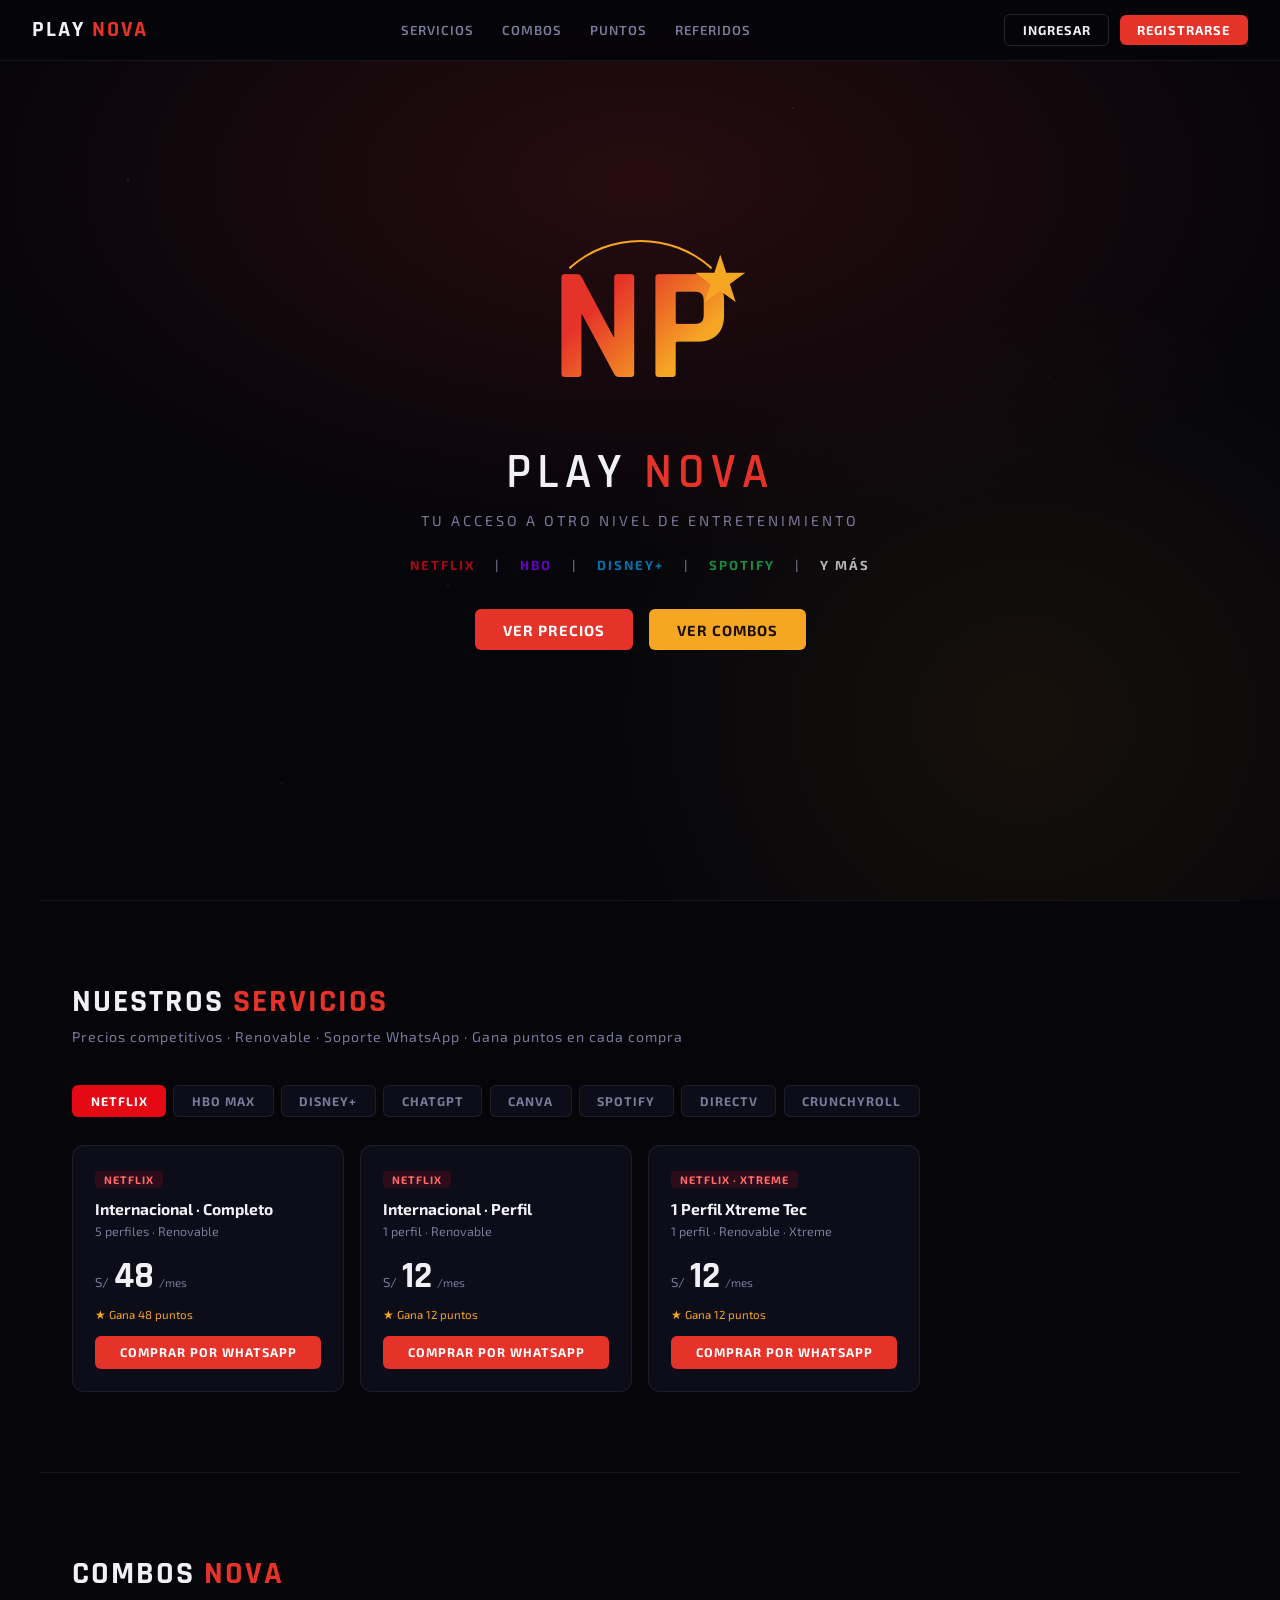
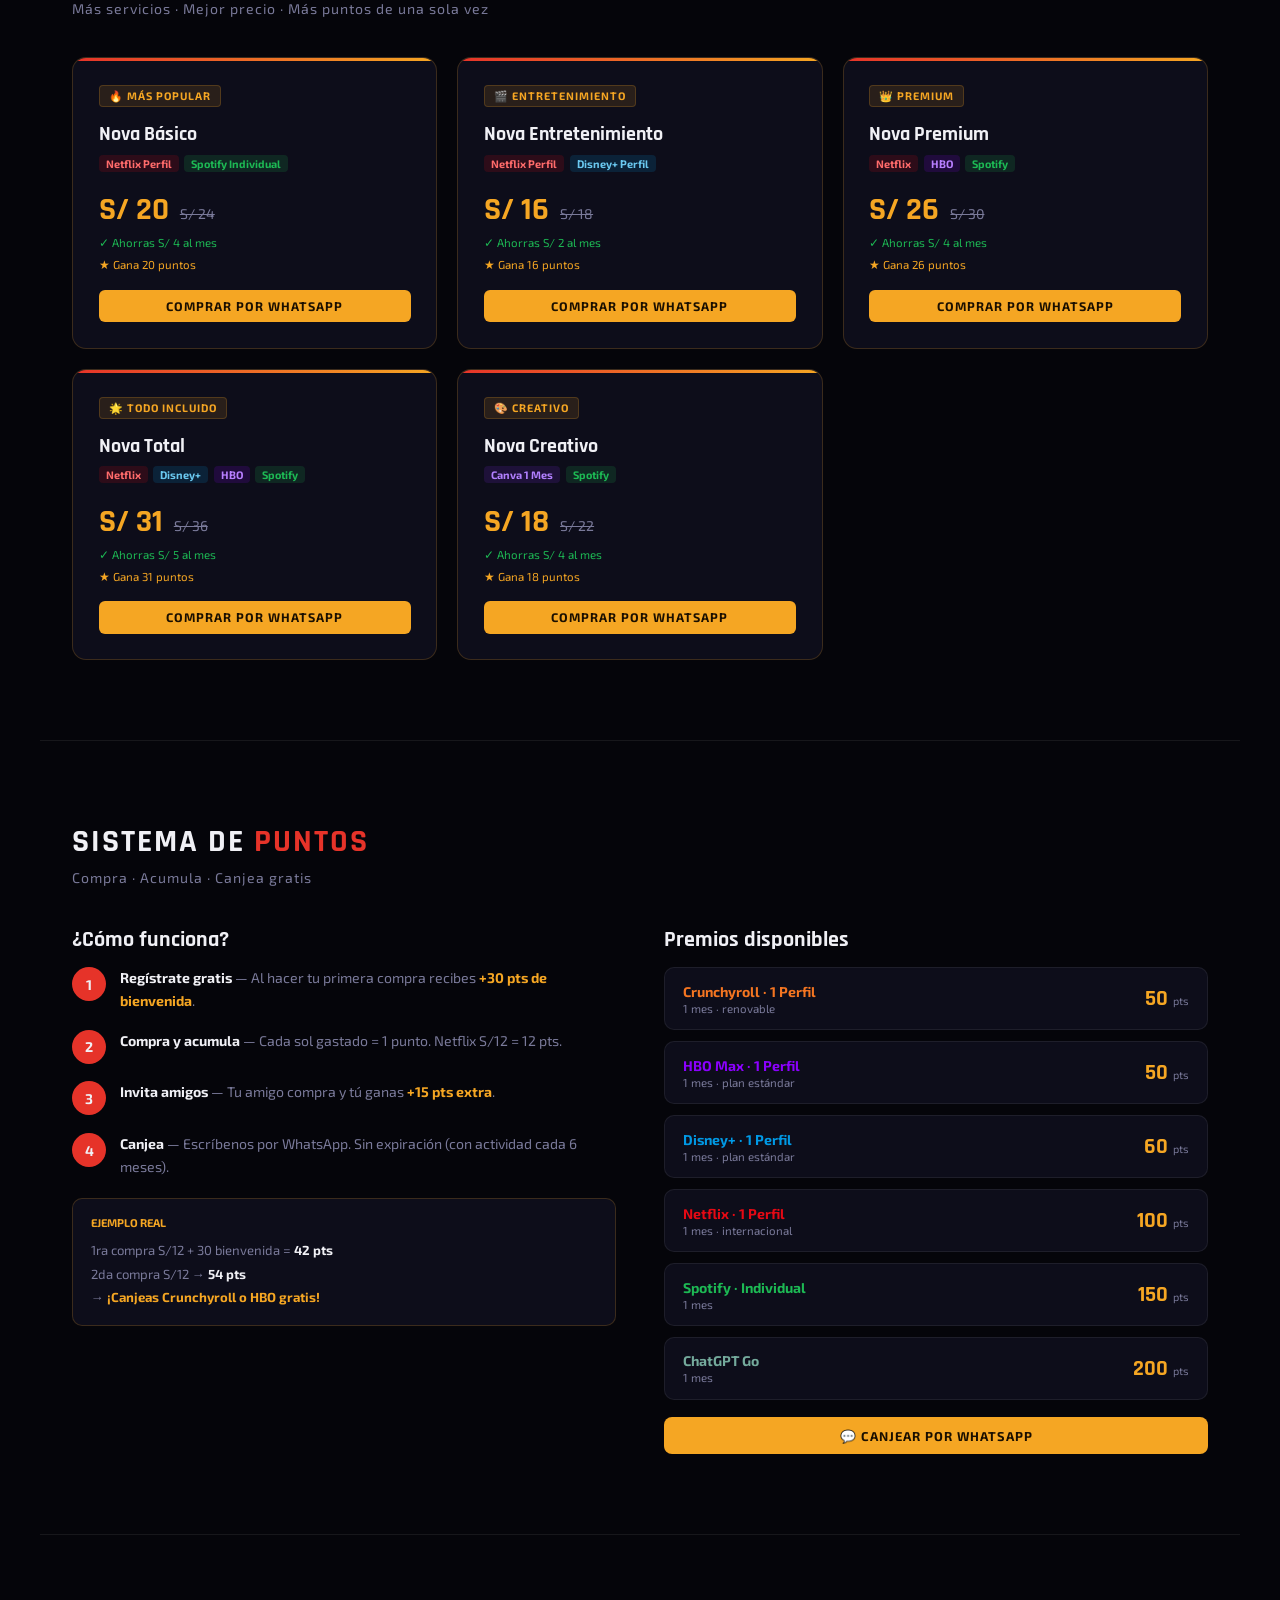
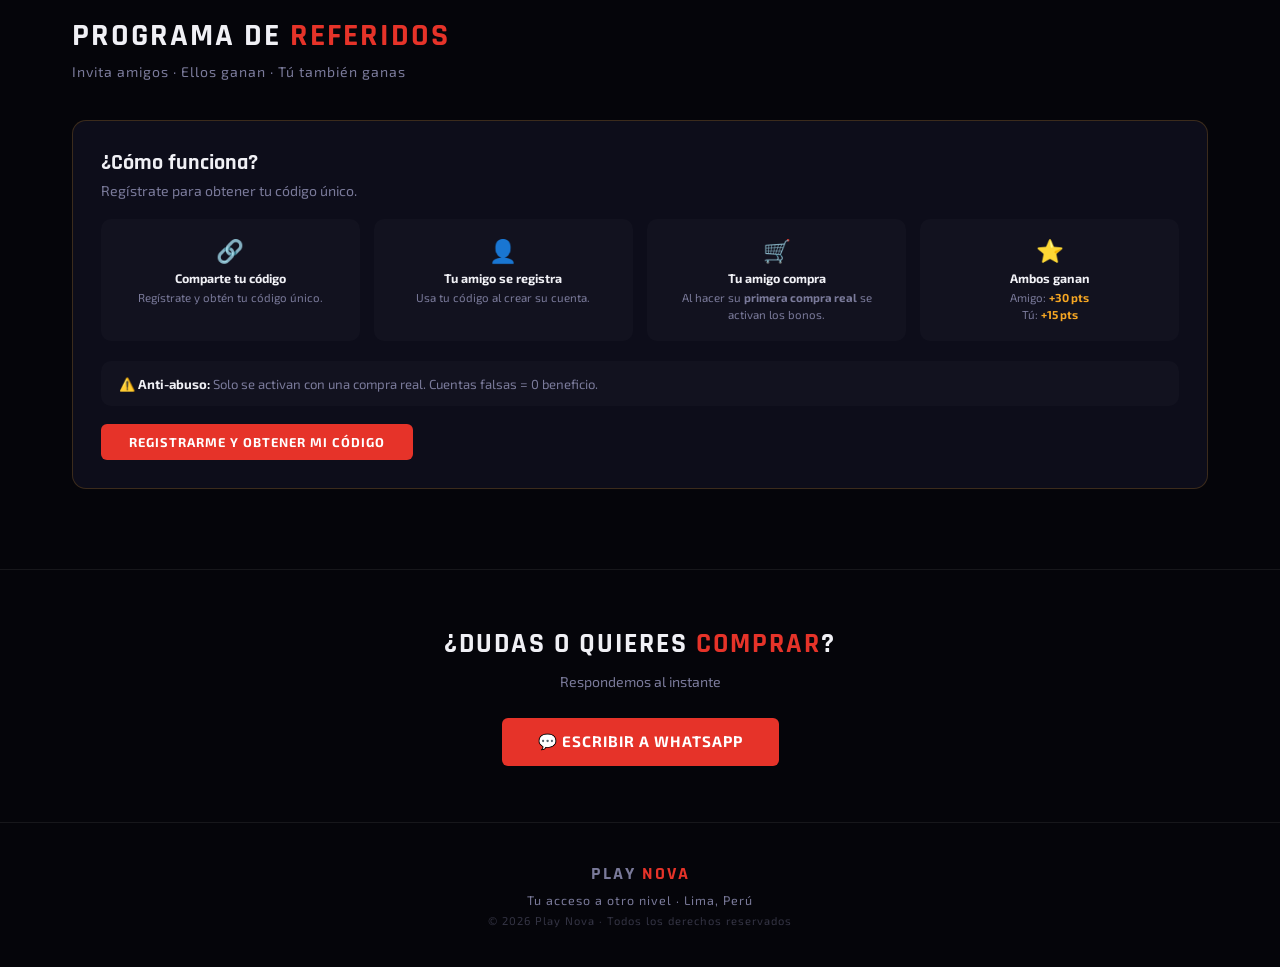
<file: playnova (4).html>
<!DOCTYPE html>
<html lang="es">
<head>
<meta charset="UTF-8">
<meta name="viewport" content="width=device-width, initial-scale=1.0">
<title>Play Nova</title>
<link href="https://fonts.googleapis.com/css2?family=Rajdhani:wght@500;600;700&family=Exo+2:wght@300;400;500;700&display=swap" rel="stylesheet">
<style>
:root{--bg:#05050a;--s1:#0d0d1a;--s2:#12121f;--b1:rgba(255,255,255,.07);--b2:rgba(255,255,255,.13);--tx:#f0f0f5;--mu:#7a7a9a;--ac:#e63329;--go:#f5a623;--nf:#e50914;--hb:#8B00FF;--ds:#0099e5;--sp:#1DB954;--cv:#7D2AE8;--gp:#74aa9c;--dv:#0099d8;--cr:#f47521;}
*{margin:0;padding:0;box-sizing:border-box;}html{scroll-behavior:smooth;}
body{background:var(--bg);color:var(--tx);font-family:'Exo 2',sans-serif;overflow-x:hidden;}

/* ── NAV ── */
nav{position:fixed;top:0;left:0;right:0;z-index:100;display:flex;align-items:center;justify-content:space-between;padding:.85rem 2rem;background:rgba(5,5,10,.92);backdrop-filter:blur(16px);border-bottom:1px solid var(--b1);}
.logo{font-family:'Rajdhani',sans-serif;font-size:1.4rem;font-weight:700;letter-spacing:2px;color:var(--tx);}
.logo span{color:var(--ac);}
.nav-links{display:flex;gap:1.75rem;}
.nav-links a{color:var(--mu);text-decoration:none;font-size:.82rem;letter-spacing:1px;text-transform:uppercase;font-weight:600;transition:color .2s;}
.nav-links a:hover{color:var(--tx);}
.nav-right{display:flex;gap:.65rem;align-items:center;}
.btn{padding:.45rem 1.1rem;border-radius:6px;font-size:.8rem;font-family:'Exo 2',sans-serif;font-weight:700;letter-spacing:1px;cursor:pointer;transition:all .2s;text-transform:uppercase;border:none;display:inline-flex;align-items:center;gap:.35rem;}
.btn-out{background:transparent;border:1px solid var(--b2);color:var(--tx);}
.btn-out:hover{border-color:var(--ac);color:var(--ac);}
.btn-red{background:var(--ac);color:#fff;}
.btn-red:hover{background:#c0261e;transform:translateY(-1px);}
.btn-go{background:var(--go);color:#1a0f00;}
.btn-go:hover{background:#e6960f;}
.btn-sm{padding:.35rem .8rem;font-size:.72rem;}

/* nav user chip */
.user-chip{display:flex;align-items:center;gap:.5rem;background:var(--s1);border:1px solid var(--b2);border-radius:20px;padding:.35rem .9rem .35rem .5rem;cursor:pointer;transition:border-color .2s;}
.user-chip:hover{border-color:var(--ac);}
.user-chip .av{width:26px;height:26px;border-radius:50%;background:var(--ac);display:flex;align-items:center;justify-content:center;font-size:.75rem;font-weight:700;}
.user-chip .uname{font-size:.82rem;font-weight:700;}
.user-chip .pts{font-size:.72rem;color:var(--go);}
.user-menu{position:absolute;top:calc(100% + .5rem);right:2rem;background:var(--s2);border:1px solid var(--b2);border-radius:12px;padding:.5rem;min-width:180px;z-index:200;display:none;}
.user-menu.open{display:block;}
.umitem{display:flex;align-items:center;gap:.65rem;padding:.6rem .85rem;border-radius:8px;cursor:pointer;font-size:.85rem;transition:background .15s;}
.umitem:hover{background:var(--s1);}
.umitem.danger{color:#ff6b6b;}

/* ── HERO ── */
#hero{min-height:100vh;display:flex;flex-direction:column;align-items:center;justify-content:center;text-align:center;padding:2rem;position:relative;overflow:hidden;}
.hero-bg{position:absolute;inset:0;background:radial-gradient(ellipse 80% 60% at 50% 20%,rgba(230,51,41,.15),transparent 70%),radial-gradient(ellipse 60% 80% at 80% 80%,rgba(245,166,35,.07),transparent 60%);pointer-events:none;}
.stars{position:absolute;inset:0;background-image:radial-gradient(1px 1px at 10% 20%,rgba(255,255,255,.3),transparent),radial-gradient(1px 1px at 35% 65%,rgba(255,255,255,.2),transparent),radial-gradient(1px 1px at 62% 12%,rgba(255,255,255,.3),transparent),radial-gradient(1px 1px at 82% 42%,rgba(255,255,255,.15),transparent),radial-gradient(1px 1px at 22% 87%,rgba(255,255,255,.2),transparent);pointer-events:none;}
.np-wrap{position:relative;margin-bottom:2rem;animation:fu .8s ease both;}
.np{font-family:'Rajdhani',sans-serif;font-size:clamp(5rem,15vw,10rem);font-weight:700;line-height:1;background:linear-gradient(135deg,#e63329 30%,#f5a623 70%);-webkit-background-clip:text;-webkit-text-fill-color:transparent;position:relative;}
.np::after{content:'★';position:absolute;top:.1em;right:-.25em;font-size:.35em;color:var(--go);-webkit-text-fill-color:var(--go);}
.orbit{position:absolute;inset:-10px;border:2px solid transparent;border-top-color:var(--go);border-radius:50%;animation:spin 4s linear infinite;}
@keyframes spin{to{transform:rotate(360deg);}}
@keyframes fu{from{opacity:0;transform:translateY(30px);}to{opacity:1;transform:none;}}
.hbrand{font-family:'Rajdhani',sans-serif;font-size:clamp(1.8rem,5vw,3rem);font-weight:600;letter-spacing:6px;text-transform:uppercase;animation:fu .8s .2s ease both;}
.hbrand span{color:var(--ac);}
.htag{font-size:.9rem;letter-spacing:3px;color:var(--mu);text-transform:uppercase;margin-top:.5rem;animation:fu .8s .35s ease both;}
.hplat{display:flex;gap:1.25rem;align-items:center;margin-top:1.75rem;flex-wrap:wrap;justify-content:center;animation:fu .8s .5s ease both;}
.hplat span{font-size:.82rem;font-weight:700;letter-spacing:2px;text-transform:uppercase;opacity:.75;}
.hcta{margin-top:2.25rem;display:flex;gap:1rem;flex-wrap:wrap;justify-content:center;animation:fu .8s .65s ease both;}

/* ── MAIN LAYOUT ── */
.wrap{max-width:1200px;margin:0 auto;padding:5rem 2rem;}
.sdiv{border-top:1px solid var(--b1);}
.stitle{font-family:'Rajdhani',sans-serif;font-size:2rem;font-weight:700;letter-spacing:2px;text-transform:uppercase;margin-bottom:.4rem;}
.stitle span{color:var(--ac);}
.ssub{color:var(--mu);font-size:.88rem;letter-spacing:1px;margin-bottom:2.5rem;}

/* ── SERVICE TABS ── */
.svc-tabs{display:flex;gap:.45rem;flex-wrap:wrap;margin-bottom:1.75rem;}
.stab{padding:.45rem 1.1rem;border-radius:6px;font-size:.78rem;font-weight:700;letter-spacing:1px;text-transform:uppercase;cursor:pointer;border:1px solid var(--b1);background:var(--s1);color:var(--mu);transition:all .2s;}
.stab:hover{border-color:var(--b2);color:var(--tx);}
.stab.on{color:#fff;border-color:transparent;}
.stab[data-s="netflix"].on{background:var(--nf);}
.stab[data-s="hbo"].on{background:var(--hb);}
.stab[data-s="disney"].on{background:var(--ds);}
.stab[data-s="spotify"].on{background:var(--sp);}
.stab[data-s="canva"].on{background:var(--cv);}
.stab[data-s="chatgpt"].on{background:var(--gp);}
.stab[data-s="directv"].on{background:var(--dv);}
.stab[data-s="crunchyroll"].on{background:var(--cr);}
.sgrid{display:none;grid-template-columns:repeat(auto-fill,minmax(265px,1fr));gap:1rem;}
.sgrid.on{display:grid;}

/* ── PLAN CARD ── */
.pcard{background:var(--s1);border:1px solid var(--b1);border-radius:12px;padding:1.4rem;transition:all .25s;position:relative;overflow:hidden;}
.pcard::before{content:'';position:absolute;top:0;left:0;right:0;height:2px;opacity:0;transition:opacity .25s;}
.pcard:hover{border-color:var(--b2);transform:translateY(-3px);}
.pcard:hover::before{opacity:1;}
.pcard[data-s="netflix"]::before{background:var(--nf);}
.pcard[data-s="hbo"]::before{background:var(--hb);}
.pcard[data-s="disney"]::before{background:var(--ds);}
.pcard[data-s="spotify"]::before{background:var(--sp);}
.pcard[data-s="canva"]::before{background:var(--cv);}
.pcard[data-s="chatgpt"]::before{background:var(--gp);}
.pcard[data-s="directv"]::before{background:var(--dv);}
.pcard[data-s="crunchyroll"]::before{background:var(--cr);}
.pbadge{display:inline-block;font-size:.68rem;font-weight:700;letter-spacing:1px;text-transform:uppercase;padding:2px 9px;border-radius:4px;margin-bottom:.7rem;}
.pname{font-size:.98rem;font-weight:700;margin-bottom:.3rem;}
.pdesc{font-size:.78rem;color:var(--mu);margin-bottom:1.1rem;line-height:1.5;}
.pprice{display:flex;align-items:baseline;gap:.3rem;margin-bottom:.65rem;}
.pprice .cy{font-size:.82rem;color:var(--mu);}
.pprice .am{font-family:'Rajdhani',sans-serif;font-size:2.3rem;font-weight:700;line-height:1;}
.pprice .pe{font-size:.72rem;color:var(--mu);}
.ppts{font-size:.72rem;color:var(--go);margin-bottom:.9rem;}
.ppts::before{content:'★ ';}
.pbuy{width:100%;padding:.55rem;border-radius:6px;font-family:'Exo 2',sans-serif;font-weight:700;font-size:.78rem;letter-spacing:1px;text-transform:uppercase;cursor:pointer;border:none;transition:all .2s;text-decoration:none;display:block;text-align:center;background:var(--ac);color:#fff;}
.pbuy:hover{opacity:.85;transform:translateY(-1px);}
.pbuy.go{background:var(--go);color:#1a0f00;}

/* ── COMBOS ── */
.cgrid{display:grid;grid-template-columns:repeat(auto-fill,minmax(275px,1fr));gap:1.25rem;}
.ccard{background:var(--s1);border:1px solid rgba(245,166,35,.2);border-radius:14px;padding:1.6rem;position:relative;overflow:hidden;transition:all .25s;}
.ccard::before{content:'';position:absolute;top:0;left:0;right:0;height:3px;background:linear-gradient(90deg,var(--ac),var(--go));}
.ccard:hover{border-color:rgba(245,166,35,.4);transform:translateY(-3px);}
.ctag{display:inline-block;background:rgba(245,166,35,.12);border:1px solid rgba(245,166,35,.2);color:var(--go);font-size:.68rem;font-weight:700;letter-spacing:1px;text-transform:uppercase;padding:3px 9px;border-radius:4px;margin-bottom:.9rem;}
.cname{font-family:'Rajdhani',sans-serif;font-size:1.25rem;font-weight:700;margin-bottom:.45rem;}
.csvcs{display:flex;gap:.35rem;flex-wrap:wrap;margin-bottom:1.1rem;}
.cs{font-size:.68rem;font-weight:700;padding:2px 7px;border-radius:4px;}
.cpricing{display:flex;align-items:baseline;gap:.7rem;margin-bottom:.3rem;}
.cnew{font-family:'Rajdhani',sans-serif;font-size:2rem;font-weight:700;color:var(--go);}
.cold{font-size:.88rem;color:var(--mu);text-decoration:line-through;}
.csave{font-size:.72rem;color:var(--sp);margin-bottom:.45rem;}
.cpts{font-size:.72rem;color:var(--go);margin-bottom:1.1rem;}
.cpts::before{content:'★ ';}

/* ── PUNTOS ── */
.pgrid{display:grid;grid-template-columns:1fr 1fr;gap:3rem;align-items:start;}
.pghow h3{font-family:'Rajdhani',sans-serif;font-size:1.35rem;font-weight:700;margin-bottom:.9rem;}
.pstep{display:flex;gap:.9rem;align-items:flex-start;margin-bottom:1.1rem;}
.snum{width:34px;height:34px;min-width:34px;border-radius:50%;background:var(--ac);display:flex;align-items:center;justify-content:center;font-weight:700;font-size:.88rem;}
.stxt{font-size:.88rem;color:var(--mu);line-height:1.6;}
.stxt strong{color:var(--tx);}
.rlist{display:flex;flex-direction:column;gap:.7rem;}
.ritem{background:var(--s1);border:1px solid var(--b1);border-radius:10px;padding:.9rem 1.1rem;display:flex;align-items:center;justify-content:space-between;}
.rname{font-weight:700;font-size:.88rem;}
.rdesc{font-size:.72rem;color:var(--mu);margin-top:1px;}
.rcost{font-family:'Rajdhani',sans-serif;font-size:1.4rem;font-weight:700;color:var(--go);white-space:nowrap;}
.rcost small{font-size:.68rem;color:var(--mu);font-family:'Exo 2',sans-serif;font-weight:400;}

/* ── REFERIDOS ── */
.refbox{background:var(--s1);border:1px solid rgba(245,166,35,.2);border-radius:14px;padding:1.75rem;margin-top:1.75rem;}
.refbox h3{font-family:'Rajdhani',sans-serif;font-size:1.35rem;font-weight:700;margin-bottom:.4rem;}
.refhow{display:grid;grid-template-columns:repeat(auto-fit,minmax(160px,1fr));gap:.9rem;margin-top:1.25rem;}
.rstep{background:var(--s2);border-radius:10px;padding:1.1rem;text-align:center;}
.rstep .ico{font-size:1.4rem;margin-bottom:.4rem;}
.rstep .rl{font-size:.78rem;font-weight:700;margin-bottom:.2rem;}
.rstep .rd{font-size:.72rem;color:var(--mu);line-height:1.5;}

/* ── AUTH MODAL ── */
.moverlay{display:none;position:fixed;inset:0;z-index:200;background:rgba(0,0,0,.85);backdrop-filter:blur(8px);align-items:center;justify-content:center;}
.moverlay.open{display:flex;}
.modal{background:var(--s2);border:1px solid var(--b2);border-radius:16px;padding:2.25rem;width:100%;max-width:430px;position:relative;max-height:90vh;overflow-y:auto;margin:1rem;}
.mcls{position:absolute;top:.9rem;right:1.1rem;background:none;border:none;color:var(--mu);font-size:1.5rem;cursor:pointer;}
.mtitle{font-family:'Rajdhani',sans-serif;font-size:1.5rem;font-weight:700;letter-spacing:1px;margin-bottom:.2rem;}
.mtitle span{color:var(--ac);}
.msub{font-size:.78rem;color:var(--mu);margin-bottom:1.75rem;}
.mtabs{display:flex;margin-bottom:1.75rem;border:1px solid var(--b1);border-radius:8px;overflow:hidden;}
.mtab{flex:1;padding:.55rem;text-align:center;font-size:.82rem;font-weight:700;letter-spacing:1px;text-transform:uppercase;cursor:pointer;background:transparent;border:none;color:var(--mu);transition:all .2s;}
.mtab.on{background:var(--ac);color:#fff;}
.fg{margin-bottom:1.1rem;}
.fl{font-size:.72rem;font-weight:700;letter-spacing:1px;text-transform:uppercase;color:var(--mu);display:block;margin-bottom:.45rem;}
.fi{width:100%;background:var(--s1);border:1px solid var(--b1);border-radius:8px;padding:.65rem .9rem;color:var(--tx);font-family:'Exo 2',sans-serif;font-size:.88rem;outline:none;transition:border-color .2s;}
.fi:focus{border-color:var(--ac);}
.fopt{font-size:.7rem;color:var(--mu);margin-top:1.25rem;padding-top:.9rem;border-top:1px solid var(--b1);}
.ferr{font-size:.72rem;color:#ff6b6b;margin-top:.45rem;}
.fok{font-size:.72rem;color:var(--sp);margin-top:.45rem;}

/* ── ADMIN DASHBOARD ── */
#adminDash{display:none;position:fixed;inset:0;z-index:150;background:var(--bg);}
#adminDash.open{display:flex;}
.aside{width:220px;min-width:220px;background:var(--s2);border-right:1px solid var(--b1);display:flex;flex-direction:column;height:100vh;overflow-y:auto;}
.aside-logo{padding:1.25rem 1.5rem;border-bottom:1px solid var(--b1);}
.aside-logo .l{font-family:'Rajdhani',sans-serif;font-size:1.2rem;font-weight:700;letter-spacing:2px;}
.aside-logo .l span{color:var(--ac);}
.aside-logo .sub{font-size:.7rem;color:var(--mu);margin-top:.15rem;}
.amenu{padding:.75rem .65rem;flex:1;}
.amenu-section{font-size:.65rem;color:var(--mu);letter-spacing:1.5px;text-transform:uppercase;font-weight:700;padding:.5rem .75rem .35rem;margin-top:.5rem;}
.amitem{display:flex;align-items:center;gap:.7rem;padding:.6rem .75rem;border-radius:8px;cursor:pointer;font-size:.84rem;font-weight:600;color:var(--mu);transition:all .15s;margin-bottom:.1rem;}
.amitem:hover{background:var(--s1);color:var(--tx);}
.amitem.on{background:rgba(230,51,41,.12);color:var(--ac);}
.amitem .ico{font-size:1rem;width:20px;text-align:center;}
.aside-foot{padding:1rem 1.25rem;border-top:1px solid var(--b1);}
.aside-foot .uinfo{font-size:.78rem;color:var(--mu);margin-bottom:.6rem;}
.aside-foot .uinfo strong{color:var(--tx);display:block;}
.dash-main{flex:1;overflow-y:auto;height:100vh;}
.dash-topbar{background:var(--s2);border-bottom:1px solid var(--b1);padding:.85rem 1.75rem;display:flex;align-items:center;justify-content:space-between;position:sticky;top:0;z-index:10;}
.dash-topbar-title{font-family:'Rajdhani',sans-serif;font-size:1.25rem;font-weight:700;}
.dash-content{padding:1.75rem;max-width:1100px;}
.apanel{display:none;}
.apanel.on{display:block;}
.stats-grid{display:grid;grid-template-columns:repeat(auto-fit,minmax(155px,1fr));gap:.9rem;margin-bottom:1.75rem;}
.scard{background:var(--s1);border:1px solid var(--b1);border-radius:12px;padding:1.1rem;text-align:center;}
.slabel{font-size:.7rem;color:var(--mu);text-transform:uppercase;letter-spacing:1px;margin-bottom:.4rem;}
.sval{font-family:'Rajdhani',sans-serif;font-size:1.8rem;font-weight:700;}
.sval.g{color:var(--sp);}.sval.r{color:var(--ac);}.sval.y{color:var(--go);}
.dt{width:100%;border-collapse:collapse;font-size:.82rem;}
.dt th{text-align:left;padding:.65rem .9rem;font-size:.68rem;text-transform:uppercase;letter-spacing:1px;color:var(--mu);border-bottom:1px solid var(--b1);}
.dt td{padding:.65rem .9rem;border-bottom:1px solid var(--b1);}
.dt tr:last-child td{border-bottom:none;}
.dt tbody tr:hover{background:var(--s1);}
.tag{display:inline-block;font-size:.63rem;font-weight:700;padding:2px 7px;border-radius:4px;text-transform:uppercase;}
.tag-g{background:rgba(29,185,84,.15);color:#1DB954;}
.tag-y{background:rgba(245,166,35,.15);color:var(--go);}
.tag-r{background:rgba(230,51,41,.15);color:#ff6b6b;}
.section-hd{font-family:'Rajdhani',sans-serif;font-size:1.1rem;font-weight:700;margin-bottom:.9rem;padding-bottom:.45rem;border-bottom:1px solid var(--b1);display:flex;align-items:center;gap:.75rem;}
.sale-form{display:flex;gap:.75rem;flex-wrap:wrap;align-items:flex-end;background:var(--s1);border:1px solid var(--b1);border-radius:10px;padding:1.25rem;margin-bottom:.75rem;}
.sale-form .fg{margin:0;flex:1;min-width:130px;}
.prod-modal-bg{display:none;position:fixed;inset:0;z-index:300;background:rgba(0,0,0,.85);backdrop-filter:blur(8px);align-items:center;justify-content:center;}
.prod-modal-bg.open{display:flex;}
.prod-modal{background:var(--s2);border:1px solid var(--b2);border-radius:16px;padding:2rem;width:100%;max-width:450px;position:relative;margin:1rem;max-height:90vh;overflow-y:auto;}
.profit-preview{background:var(--s1);border-radius:8px;padding:.7rem 1rem;margin-bottom:1.1rem;font-size:.82rem;}

/* ── CLIENT DASHBOARD ── */
#clientDash{display:none;position:fixed;inset:0;z-index:150;background:var(--bg);}
#clientDash.open{display:flex;flex-direction:column;}
.client-topbar{background:var(--s2);border-bottom:1px solid var(--b1);padding:.7rem 1.5rem;display:flex;align-items:center;justify-content:space-between;position:sticky;top:0;z-index:10;flex-wrap:wrap;gap:.5rem;}
.client-nav{display:flex;gap:.35rem;flex-wrap:wrap;}
.cnav-item{padding:.45rem .9rem;border-radius:20px;font-size:.78rem;font-weight:700;letter-spacing:.5px;cursor:pointer;color:var(--mu);transition:all .2s;border:1px solid transparent;}
.cnav-item:hover{color:var(--tx);}
.cnav-item.on{background:rgba(230,51,41,.12);color:var(--ac);border-color:rgba(230,51,41,.2);}
.client-body{flex:1;overflow-y:auto;padding:1.5rem;}
.client-panel{display:none;max-width:1100px;margin:0 auto;}
.client-panel.on{display:block;}
.pts-hero{background:linear-gradient(135deg,var(--s2),var(--s1));border:1px solid rgba(245,166,35,.2);border-radius:16px;padding:1.75rem;margin-bottom:1.25rem;display:flex;gap:1.5rem;align-items:center;flex-wrap:wrap;}
.pts-big{font-family:'Rajdhani',sans-serif;font-size:4rem;font-weight:700;color:var(--go);line-height:1;}
.pts-info h3{font-family:'Rajdhani',sans-serif;font-size:1.2rem;font-weight:700;margin-bottom:.35rem;}
.pts-info p{font-size:.82rem;color:var(--mu);line-height:1.6;}
.ref-code{background:var(--s1);border:1px solid rgba(245,166,35,.2);border-radius:10px;padding:1.25rem;margin-bottom:1.25rem;}
.ref-code-val{font-family:'Rajdhani',sans-serif;font-size:1.5rem;font-weight:700;color:var(--go);letter-spacing:4px;cursor:pointer;text-align:center;padding:.5rem;border:1px dashed rgba(245,166,35,.3);border-radius:8px;transition:border-color .2s;}
.ref-code-val:hover{border-color:rgba(245,166,35,.6);}
.reward-grid{display:grid;grid-template-columns:repeat(auto-fill,minmax(220px,1fr));gap:.75rem;margin-bottom:1.25rem;}
.rcard{background:var(--s1);border-radius:10px;padding:1rem;border:1px solid var(--b1);transition:border-color .2s;}
.rcard.can{border-color:rgba(29,185,84,.3);}
.rcard-name{font-weight:700;font-size:.88rem;margin-bottom:.2rem;}
.rcard-pts{font-family:'Rajdhani',sans-serif;font-size:1.5rem;font-weight:700;color:var(--go);}
.rcard-pts small{font-size:.7rem;color:var(--mu);font-family:'Exo 2',sans-serif;}
.rcard-status{font-size:.72rem;margin-top:.35rem;}
.rcard-status.ok{color:var(--sp);}
.rcard-status.no{color:var(--mu);}

footer{text-align:center;padding:2.5rem 2rem;border-top:1px solid var(--b1);color:var(--mu);font-size:.78rem;letter-spacing:1px;}
::-webkit-scrollbar{width:5px;}::-webkit-scrollbar-track{background:var(--bg);}::-webkit-scrollbar-thumb{background:var(--b2);border-radius:3px;}
@media(max-width:768px){
  .nav-links{display:none;}
  .pgrid{grid-template-columns:1fr;}
  .aside{width:200px;min-width:200px;}
  .modal{padding:1.5rem;}
}
@media(max-width:600px){
  #adminDash{flex-direction:column;}
  .aside{width:100%;height:auto;min-width:unset;flex-direction:row;overflow-x:auto;}
  .amenu{display:flex;flex-wrap:wrap;gap:.25rem;padding:.5rem;}
  .amenu-section{display:none;}
  .aside-foot{display:none;}
  .dash-main{height:auto;}
}
</style>
</head>
<body>

<!-- NAV -->
<nav id="mainNav">
  <div class="logo">PLAY <span>NOVA</span></div>
  <div class="nav-links">
    <a href="#servicios">Servicios</a>
    <a href="#combos">Combos</a>
    <a href="#puntos">Puntos</a>
    <a href="#referidos">Referidos</a>
  </div>
  <div class="nav-right" id="navRight">
    <button class="btn btn-out" onclick="openModal('login')">Ingresar</button>
    <button class="btn btn-red" onclick="openModal('register')">Registrarse</button>
  </div>
</nav>

<!-- HERO -->
<div id="hero">
  <div class="hero-bg"></div><div class="stars"></div>
  <div class="np-wrap"><div class="orbit"></div><div class="np">NP</div></div>
  <div class="hbrand">PLAY <span>NOVA</span></div>
  <p class="htag">Tu acceso a otro nivel de entretenimiento</p>
  <div class="hplat">
    <span style="color:var(--nf)">NETFLIX</span><span style="color:var(--mu)">|</span>
    <span style="color:var(--hb)">HBO</span><span style="color:var(--mu)">|</span>
    <span style="color:var(--ds)">DISNEY+</span><span style="color:var(--mu)">|</span>
    <span style="color:var(--sp)">SPOTIFY</span><span style="color:var(--mu)">|</span><span>Y MÁS</span>
  </div>
  <div class="hcta">
    <a href="#servicios" class="btn btn-red" style="padding:.7rem 1.75rem;font-size:.92rem;text-decoration:none">Ver Precios</a>
    <a href="#combos" class="btn btn-go" style="padding:.7rem 1.75rem;font-size:.92rem;text-decoration:none">Ver Combos</a>
  </div>
</div>

<!-- SERVICIOS -->
<section id="servicios" class="wrap sdiv">
  <div class="stitle">Nuestros <span>Servicios</span></div>
  <p class="ssub">Precios competitivos · Renovable · Soporte WhatsApp · Gana puntos en cada compra</p>
  <div class="svc-tabs">
    <div class="stab on" data-s="netflix" onclick="setTab('netflix')">Netflix</div>
    <div class="stab" data-s="hbo" onclick="setTab('hbo')">HBO Max</div>
    <div class="stab" data-s="disney" onclick="setTab('disney')">Disney+</div>
    <div class="stab" data-s="chatgpt" onclick="setTab('chatgpt')">ChatGPT</div>
    <div class="stab" data-s="canva" onclick="setTab('canva')">Canva</div>
    <div class="stab" data-s="spotify" onclick="setTab('spotify')">Spotify</div>
    <div class="stab" data-s="directv" onclick="setTab('directv')">DirecTV</div>
    <div class="stab" data-s="crunchyroll" onclick="setTab('crunchyroll')">Crunchyroll</div>
  </div>
  <div class="sgrid on" id="g-netflix">
    <div class="pcard" data-s="netflix"><span class="pbadge" style="background:rgba(229,9,20,.15);color:#ff6b6b">Netflix</span><div class="pname">Internacional · Completo</div><div class="pdesc">5 perfiles · Renovable</div><div class="pprice"><span class="cy">S/</span><span class="am">48</span><span class="pe">/mes</span></div><div class="ppts">Gana 48 puntos</div><a href="https://wa.me/51924606154?text=Hola%2C%20quiero%20Netflix%20Internacional%20Completo%205%20perfiles%20S%2F48" target="_blank" class="pbuy">Comprar por WhatsApp</a></div>
    <div class="pcard" data-s="netflix"><span class="pbadge" style="background:rgba(229,9,20,.15);color:#ff6b6b">Netflix</span><div class="pname">Internacional · Perfil</div><div class="pdesc">1 perfil · Renovable</div><div class="pprice"><span class="cy">S/</span><span class="am">12</span><span class="pe">/mes</span></div><div class="ppts">Gana 12 puntos</div><a href="https://wa.me/51924606154?text=Hola%2C%20quiero%20Netflix%20Internacional%20Perfil%20S%2F12" target="_blank" class="pbuy">Comprar por WhatsApp</a></div>
    <div class="pcard" data-s="netflix"><span class="pbadge" style="background:rgba(229,9,20,.15);color:#ff6b6b">Netflix · Xtreme</span><div class="pname">1 Perfil Xtreme Tec</div><div class="pdesc">1 perfil · Renovable · Xtreme</div><div class="pprice"><span class="cy">S/</span><span class="am">12</span><span class="pe">/mes</span></div><div class="ppts">Gana 12 puntos</div><a href="https://wa.me/51924606154?text=Hola%2C%20quiero%20Netflix%201%20Perfil%20Xtreme%20Tec%20S%2F12" target="_blank" class="pbuy">Comprar por WhatsApp</a></div>
  </div>
  <div class="sgrid" id="g-hbo">
    <div class="pcard" data-s="hbo"><span class="pbadge" style="background:rgba(139,0,255,.15);color:#b87fff">HBO Max</span><div class="pname">Estándar · Completo</div><div class="pdesc">5 perfiles · Renovable</div><div class="pprice"><span class="cy">S/</span><span class="am">35</span><span class="pe">/mes</span></div><div class="ppts">Gana 35 puntos</div><a href="https://wa.me/51924606154?text=Hola%2C%20quiero%20HBO%20Max%20Est%C3%A1ndar%20Completo%20S%2F35" target="_blank" class="pbuy">Comprar por WhatsApp</a></div>
    <div class="pcard" data-s="hbo"><span class="pbadge" style="background:rgba(139,0,255,.15);color:#b87fff">HBO Max</span><div class="pname">1 Perfil</div><div class="pdesc">1 perfil · Renovable</div><div class="pprice"><span class="cy">S/</span><span class="am">6</span><span class="pe">/mes</span></div><div class="ppts">Gana 6 puntos</div><a href="https://wa.me/51924606154?text=Hola%2C%20quiero%20HBO%201%20Perfil%20S%2F6" target="_blank" class="pbuy">Comprar por WhatsApp</a></div>
    <div class="pcard" data-s="hbo"><span class="pbadge" style="background:rgba(139,0,255,.15);color:#b87fff">HBO · Premium</span><div class="pname">Platino · Completo</div><div class="pdesc">5 perfiles · No renovable</div><div class="pprice"><span class="cy">S/</span><span class="am">20</span><span class="pe">/mes</span></div><div class="ppts">Gana 20 puntos</div><a href="https://wa.me/51924606154?text=Hola%2C%20quiero%20HBO%20Platino%20Completo%20S%2F20" target="_blank" class="pbuy">Comprar por WhatsApp</a></div>
  </div>
  <div class="sgrid" id="g-disney">
    <div class="pcard" data-s="disney"><span class="pbadge" style="background:rgba(0,153,229,.15);color:#6ac8f0">Disney+</span><div class="pname">Estándar · Completo</div><div class="pdesc">7 perfiles · Renovable</div><div class="pprice"><span class="cy">S/</span><span class="am">40</span><span class="pe">/mes</span></div><div class="ppts">Gana 40 puntos</div><a href="https://wa.me/51924606154?text=Hola%2C%20quiero%20Disney%2B%20Est%C3%A1ndar%20Completo%20S%2F40" target="_blank" class="pbuy">Comprar por WhatsApp</a></div>
    <div class="pcard" data-s="disney"><span class="pbadge" style="background:rgba(0,153,229,.15);color:#6ac8f0">Disney+</span><div class="pname">1 Perfil</div><div class="pdesc">1 perfil · Renovable</div><div class="pprice"><span class="cy">S/</span><span class="am">6</span><span class="pe">/mes</span></div><div class="ppts">Gana 6 puntos</div><a href="https://wa.me/51924606154?text=Hola%2C%20quiero%20Disney%2B%201%20Perfil%20S%2F6" target="_blank" class="pbuy">Comprar por WhatsApp</a></div>
    <div class="pcard" data-s="disney"><span class="pbadge" style="background:rgba(0,153,229,.15);color:#6ac8f0">Disney+ · ESPN</span><div class="pname">Premium ESPN · Completo</div><div class="pdesc">7 perfiles · Renovable</div><div class="pprice"><span class="cy">S/</span><span class="am">61</span><span class="pe">/mes</span></div><div class="ppts">Gana 61 puntos</div><a href="https://wa.me/51924606154?text=Hola%2C%20quiero%20Disney%2B%20Premium%20ESPN%20Completo%20S%2F61" target="_blank" class="pbuy">Comprar por WhatsApp</a></div>
    <div class="pcard" data-s="disney"><span class="pbadge" style="background:rgba(0,153,229,.15);color:#6ac8f0">Disney+ · ESPN</span><div class="pname">Premium ESPN · Perfil</div><div class="pdesc">1 perfil · Renovable</div><div class="pprice"><span class="cy">S/</span><span class="am">10</span><span class="pe">/mes</span></div><div class="ppts">Gana 10 puntos</div><a href="https://wa.me/51924606154?text=Hola%2C%20quiero%20Disney%2B%20Premium%20ESPN%20Perfil%20S%2F10" target="_blank" class="pbuy">Comprar por WhatsApp</a></div>
    <div class="pcard" data-s="disney"><span class="pbadge" style="background:rgba(0,153,229,.15);color:#6ac8f0">Disney+ · TV</span><div class="pname">Premium ESPN · Solo TV</div><div class="pdesc">1 perfil · Solo TV</div><div class="pprice"><span class="cy">S/</span><span class="am">10</span><span class="pe">/mes</span></div><div class="ppts">Gana 10 puntos</div><a href="https://wa.me/51924606154?text=Hola%2C%20quiero%20Disney%2B%20Premium%20ESPN%20Solo%20TV%20S%2F10" target="_blank" class="pbuy">Comprar por WhatsApp</a></div>
  </div>
  <div class="sgrid" id="g-chatgpt">
    <div class="pcard" data-s="chatgpt"><span class="pbadge" style="background:rgba(116,170,156,.15);color:#74aa9c">ChatGPT</span><div class="pname">Go · 1 Perfil</div><div class="pdesc">1 perfil · Renovable</div><div class="pprice"><span class="cy">S/</span><span class="am">15</span><span class="pe">/mes</span></div><div class="ppts">Gana 15 puntos</div><a href="https://wa.me/51924606154?text=Hola%2C%20quiero%20ChatGPT%20Go%201%20Perfil%20S%2F15" target="_blank" class="pbuy">Comprar por WhatsApp</a></div>
    <div class="pcard" data-s="chatgpt"><span class="pbadge" style="background:rgba(116,170,156,.15);color:#74aa9c">ChatGPT · Pro</span><div class="pname">Pro · 1 Perfil</div><div class="pdesc">1 perfil · No renovable</div><div class="pprice"><span class="cy">S/</span><span class="am">30</span><span class="pe">/mes</span></div><div class="ppts">Gana 30 puntos</div><a href="https://wa.me/51924606154?text=Hola%2C%20quiero%20ChatGPT%20Pro%201%20Perfil%20S%2F30" target="_blank" class="pbuy">Comprar por WhatsApp</a></div>
  </div>
  <div class="sgrid" id="g-canva">
    <div class="pcard" data-s="canva"><span class="pbadge" style="background:rgba(125,42,232,.15);color:#b280ff">Canva · 1M</span><div class="pname">1 Mes · 1 Perfil</div><div class="pdesc">1 perfil · Renovable</div><div class="pprice"><span class="cy">S/</span><span class="am">10</span><span class="pe">/mes</span></div><div class="ppts">Gana 10 puntos</div><a href="https://wa.me/51924606154?text=Hola%2C%20quiero%20Canva%201%20Mes%20S%2F10" target="_blank" class="pbuy">Comprar por WhatsApp</a></div>
    <div class="pcard" data-s="canva"><span class="pbadge" style="background:rgba(125,42,232,.15);color:#b280ff">Canva · 3M</span><div class="pname">3 Meses · 1 Perfil</div><div class="pdesc">1 perfil · Renovable</div><div class="pprice"><span class="cy">S/</span><span class="am">15</span><span class="pe">/3 meses</span></div><div class="ppts">Gana 15 puntos</div><a href="https://wa.me/51924606154?text=Hola%2C%20quiero%20Canva%203%20Meses%20S%2F15" target="_blank" class="pbuy">Comprar por WhatsApp</a></div>
    <div class="pcard" data-s="canva"><span class="pbadge" style="background:rgba(125,42,232,.15);color:#b280ff">Canva · 6M</span><div class="pname">6 Meses · 1 Perfil</div><div class="pdesc">1 perfil · Renovable</div><div class="pprice"><span class="cy">S/</span><span class="am">20</span><span class="pe">/6 meses</span></div><div class="ppts">Gana 20 puntos</div><a href="https://wa.me/51924606154?text=Hola%2C%20quiero%20Canva%206%20Meses%20S%2F20" target="_blank" class="pbuy">Comprar por WhatsApp</a></div>
    <div class="pcard" data-s="canva"><span class="pbadge" style="background:rgba(125,42,232,.15);color:#b280ff">Canva · 12M</span><div class="pname">12 Meses · 1 Perfil</div><div class="pdesc">1 perfil · Anual</div><div class="pprice"><span class="cy">S/</span><span class="am">30</span><span class="pe">/año</span></div><div class="ppts">Gana 30 puntos</div><a href="https://wa.me/51924606154?text=Hola%2C%20quiero%20Canva%2012%20Meses%20S%2F30" target="_blank" class="pbuy">Comprar por WhatsApp</a></div>
  </div>
  <div class="sgrid" id="g-spotify">
    <div class="pcard" data-s="spotify"><span class="pbadge" style="background:rgba(29,185,84,.15);color:#1DB954">Spotify</span><div class="pname">Individual · 1 Mes</div><div class="pdesc">1 perfil · Renovable</div><div class="pprice"><span class="cy">S/</span><span class="am">12</span><span class="pe">/mes</span></div><div class="ppts">Gana 12 puntos</div><a href="https://wa.me/51924606154?text=Hola%2C%20quiero%20Spotify%20Individual%201%20Mes%20S%2F12" target="_blank" class="pbuy">Comprar por WhatsApp</a></div>
    <div class="pcard" data-s="spotify"><span class="pbadge" style="background:rgba(29,185,84,.15);color:#1DB954">Spotify · 3M</span><div class="pname">Individual · 3 Meses</div><div class="pdesc">1 perfil · Renovable</div><div class="pprice"><span class="cy">S/</span><span class="am">25</span><span class="pe">/3 meses</span></div><div class="ppts">Gana 25 puntos</div><a href="https://wa.me/51924606154?text=Hola%2C%20quiero%20Spotify%20Individual%203%20Meses%20S%2F25" target="_blank" class="pbuy">Comprar por WhatsApp</a></div>
    <div class="pcard" data-s="spotify"><span class="pbadge" style="background:rgba(29,185,84,.15);color:#1DB954">Spotify · Familiar</span><div class="pname">Familiar · 1 Mes</div><div class="pdesc">6 perfiles · Renovable</div><div class="pprice"><span class="cy">S/</span><span class="am">35</span><span class="pe">/mes</span></div><div class="ppts">Gana 35 puntos</div><a href="https://wa.me/51924606154?text=Hola%2C%20quiero%20Spotify%20Familiar%201%20Mes%20S%2F35" target="_blank" class="pbuy">Comprar por WhatsApp</a></div>
  </div>
  <div class="sgrid" id="g-directv">
    <div class="pcard" data-s="directv"><span class="pbadge" style="background:rgba(0,153,216,.15);color:#6ac8f0">DirecTV GO</span><div class="pname">DirecTV GO · 1 Perfil</div><div class="pdesc">1 perfil · Renovable · Solo TV</div><div class="pprice"><span class="cy">S/</span><span class="am">20</span><span class="pe">/mes</span></div><div class="ppts">Gana 20 puntos</div><a href="https://wa.me/51924606154?text=Hola%2C%20quiero%20DirecTV%20GO%201%20Perfil%20S%2F20" target="_blank" class="pbuy">Comprar por WhatsApp</a></div>
  </div>
  <div class="sgrid" id="g-crunchyroll">
    <div class="pcard" data-s="crunchyroll"><span class="pbadge" style="background:rgba(244,117,33,.15);color:#ffaa70">Crunchyroll</span><div class="pname">Perfil · 1 Perfil</div><div class="pdesc">1 perfil · Renovable</div><div class="pprice"><span class="cy">S/</span><span class="am">5</span><span class="pe">/mes</span></div><div class="ppts">Gana 5 puntos</div><a href="https://wa.me/51924606154?text=Hola%2C%20quiero%20Crunchyroll%20Perfil%201%20Perfil%20S%2F5" target="_blank" class="pbuy">Comprar por WhatsApp</a></div>
    <div class="pcard" data-s="crunchyroll"><span class="pbadge" style="background:rgba(244,117,33,.15);color:#ffaa70">Crunchyroll</span><div class="pname">Completo · 5 Perfiles</div><div class="pdesc">5 perfiles · Renovable</div><div class="pprice"><span class="cy">S/</span><span class="am">15</span><span class="pe">/mes</span></div><div class="ppts">Gana 15 puntos</div><a href="https://wa.me/51924606154?text=Hola%2C%20quiero%20Crunchyroll%20Completo%205%20Perfiles%20S%2F15" target="_blank" class="pbuy">Comprar por WhatsApp</a></div>
  </div>
</section>

<!-- COMBOS -->
<section id="combos" class="wrap sdiv">
  <div class="stitle">Combos <span>Nova</span></div>
  <p class="ssub">Más servicios · Mejor precio · Más puntos de una sola vez</p>
  <div class="cgrid">
    <div class="ccard"><div class="ctag">🔥 Más popular</div><div class="cname">Nova Básico</div><div class="csvcs"><span class="cs" style="background:rgba(229,9,20,.15);color:#ff6b6b">Netflix Perfil</span><span class="cs" style="background:rgba(29,185,84,.15);color:#1DB954">Spotify Individual</span></div><div class="cpricing"><span class="cnew">S/ 20</span><span class="cold">S/ 24</span></div><div class="csave">✓ Ahorras S/ 4 al mes</div><div class="cpts">Gana 20 puntos</div><a href="https://wa.me/51924606154?text=Hola%2C%20quiero%20Combo%20Nova%20B%C3%A1sico%20S%2F20" target="_blank" class="pbuy go">Comprar por WhatsApp</a></div>
    <div class="ccard"><div class="ctag">🎬 Entretenimiento</div><div class="cname">Nova Entretenimiento</div><div class="csvcs"><span class="cs" style="background:rgba(229,9,20,.15);color:#ff6b6b">Netflix Perfil</span><span class="cs" style="background:rgba(0,153,229,.15);color:#6ac8f0">Disney+ Perfil</span></div><div class="cpricing"><span class="cnew">S/ 16</span><span class="cold">S/ 18</span></div><div class="csave">✓ Ahorras S/ 2 al mes</div><div class="cpts">Gana 16 puntos</div><a href="https://wa.me/51924606154?text=Hola%2C%20quiero%20Combo%20Nova%20Entretenimiento%20S%2F16" target="_blank" class="pbuy go">Comprar por WhatsApp</a></div>
    <div class="ccard"><div class="ctag">👑 Premium</div><div class="cname">Nova Premium</div><div class="csvcs"><span class="cs" style="background:rgba(229,9,20,.15);color:#ff6b6b">Netflix</span><span class="cs" style="background:rgba(139,0,255,.15);color:#b87fff">HBO</span><span class="cs" style="background:rgba(29,185,84,.15);color:#1DB954">Spotify</span></div><div class="cpricing"><span class="cnew">S/ 26</span><span class="cold">S/ 30</span></div><div class="csave">✓ Ahorras S/ 4 al mes</div><div class="cpts">Gana 26 puntos</div><a href="https://wa.me/51924606154?text=Hola%2C%20quiero%20Combo%20Nova%20Premium%20S%2F26" target="_blank" class="pbuy go">Comprar por WhatsApp</a></div>
    <div class="ccard"><div class="ctag">🌟 Todo incluido</div><div class="cname">Nova Total</div><div class="csvcs"><span class="cs" style="background:rgba(229,9,20,.15);color:#ff6b6b">Netflix</span><span class="cs" style="background:rgba(0,153,229,.15);color:#6ac8f0">Disney+</span><span class="cs" style="background:rgba(139,0,255,.15);color:#b87fff">HBO</span><span class="cs" style="background:rgba(29,185,84,.15);color:#1DB954">Spotify</span></div><div class="cpricing"><span class="cnew">S/ 31</span><span class="cold">S/ 36</span></div><div class="csave">✓ Ahorras S/ 5 al mes</div><div class="cpts">Gana 31 puntos</div><a href="https://wa.me/51924606154?text=Hola%2C%20quiero%20Combo%20Nova%20Total%20S%2F31" target="_blank" class="pbuy go">Comprar por WhatsApp</a></div>
    <div class="ccard"><div class="ctag">🎨 Creativo</div><div class="cname">Nova Creativo</div><div class="csvcs"><span class="cs" style="background:rgba(125,42,232,.15);color:#b280ff">Canva 1 Mes</span><span class="cs" style="background:rgba(29,185,84,.15);color:#1DB954">Spotify</span></div><div class="cpricing"><span class="cnew">S/ 18</span><span class="cold">S/ 22</span></div><div class="csave">✓ Ahorras S/ 4 al mes</div><div class="cpts">Gana 18 puntos</div><a href="https://wa.me/51924606154?text=Hola%2C%20quiero%20Combo%20Nova%20Creativo%20S%2F18" target="_blank" class="pbuy go">Comprar por WhatsApp</a></div>
  </div>
</section>

<!-- PUNTOS -->
<section id="puntos" class="wrap sdiv">
  <div class="stitle">Sistema de <span>Puntos</span></div>
  <p class="ssub">Compra · Acumula · Canjea gratis</p>
  <div class="pgrid">
    <div class="pghow">
      <h3>¿Cómo funciona?</h3>
      <div class="pstep"><div class="snum">1</div><div class="stxt"><strong>Regístrate gratis</strong> — Al hacer tu primera compra recibes <strong style="color:var(--go)">+30 pts de bienvenida</strong>.</div></div>
      <div class="pstep"><div class="snum">2</div><div class="stxt"><strong>Compra y acumula</strong> — Cada sol gastado = 1 punto. Netflix S/12 = 12 pts.</div></div>
      <div class="pstep"><div class="snum">3</div><div class="stxt"><strong>Invita amigos</strong> — Tu amigo compra y tú ganas <strong style="color:var(--go)">+15 pts extra</strong>.</div></div>
      <div class="pstep"><div class="snum">4</div><div class="stxt"><strong>Canjea</strong> — Escríbenos por WhatsApp. Sin expiración (con actividad cada 6 meses).</div></div>
      <div style="background:var(--s1);border:1px solid rgba(245,166,35,.2);border-radius:10px;padding:.9rem 1.1rem;margin-top:1.25rem;font-size:.82rem;color:var(--mu);line-height:1.8">
        <div style="font-size:.7rem;color:var(--go);font-weight:700;margin-bottom:.35rem">EJEMPLO REAL</div>
        1ra compra S/12 + 30 bienvenida = <strong style="color:var(--tx)">42 pts</strong><br>
        2da compra S/12 → <strong style="color:var(--tx)">54 pts</strong><br>
        → <strong style="color:var(--go)">¡Canjeas Crunchyroll o HBO gratis!</strong>
      </div>
    </div>
    <div>
      <h3 style="font-family:'Rajdhani',sans-serif;font-size:1.35rem;font-weight:700;margin-bottom:.9rem">Premios disponibles</h3>
      <div class="rlist">
        <div class="ritem"><div><div class="rname" style="color:var(--cr)">Crunchyroll · 1 Perfil</div><div class="rdesc">1 mes · renovable</div></div><div class="rcost">50 <small>pts</small></div></div>
        <div class="ritem"><div><div class="rname" style="color:var(--hb)">HBO Max · 1 Perfil</div><div class="rdesc">1 mes · plan estándar</div></div><div class="rcost">50 <small>pts</small></div></div>
        <div class="ritem"><div><div class="rname" style="color:var(--ds)">Disney+ · 1 Perfil</div><div class="rdesc">1 mes · plan estándar</div></div><div class="rcost">60 <small>pts</small></div></div>
        <div class="ritem"><div><div class="rname" style="color:var(--nf)">Netflix · 1 Perfil</div><div class="rdesc">1 mes · internacional</div></div><div class="rcost">100 <small>pts</small></div></div>
        <div class="ritem"><div><div class="rname" style="color:var(--sp)">Spotify · Individual</div><div class="rdesc">1 mes</div></div><div class="rcost">150 <small>pts</small></div></div>
        <div class="ritem"><div><div class="rname" style="color:var(--gp)">ChatGPT Go</div><div class="rdesc">1 mes</div></div><div class="rcost">200 <small>pts</small></div></div>
      </div>
      <a href="https://wa.me/51924606154?text=Hola%2C%20quiero%20canjear%20mis%20puntos" target="_blank" class="btn btn-go" style="width:100%;margin-top:1.1rem;padding:.65rem;justify-content:center;border-radius:8px;text-decoration:none">💬 Canjear por WhatsApp</a>
    </div>
  </div>
</section>

<!-- REFERIDOS -->
<section id="referidos" class="wrap sdiv">
  <div class="stitle">Programa de <span>Referidos</span></div>
  <p class="ssub">Invita amigos · Ellos ganan · Tú también ganas</p>
  <div class="refbox">
    <h3>¿Cómo funciona?</h3>
    <p style="color:var(--mu);font-size:.88rem;margin-top:.3rem">Regístrate para obtener tu código único.</p>
    <div class="refhow">
      <div class="rstep"><div class="ico">🔗</div><div class="rl">Comparte tu código</div><div class="rd">Regístrate y obtén tu código único.</div></div>
      <div class="rstep"><div class="ico">👤</div><div class="rl">Tu amigo se registra</div><div class="rd">Usa tu código al crear su cuenta.</div></div>
      <div class="rstep"><div class="ico">🛒</div><div class="rl">Tu amigo compra</div><div class="rd">Al hacer su <strong>primera compra real</strong> se activan los bonos.</div></div>
      <div class="rstep"><div class="ico">⭐</div><div class="rl">Ambos ganan</div><div class="rd">Amigo: <strong style="color:var(--go)">+30 pts</strong><br>Tú: <strong style="color:var(--go)">+15 pts</strong></div></div>
    </div>
    <div style="background:var(--s2);border-radius:10px;padding:.9rem 1.1rem;margin-top:1.25rem;font-size:.82rem;color:var(--mu)">⚠️ <strong style="color:var(--tx)">Anti-abuso:</strong> Solo se activan con una compra real. Cuentas falsas = 0 beneficio.</div>
    <button onclick="openModal('register')" class="btn btn-red" style="margin-top:1.1rem;padding:.65rem 1.75rem">Registrarme y obtener mi código</button>
  </div>
</section>

<section style="text-align:center;padding:3.5rem 2rem;border-top:1px solid var(--b1)">
  <div class="stitle" style="font-size:1.75rem">¿Dudas o quieres <span>comprar</span>?</div>
  <p style="color:var(--mu);margin:.65rem 0 1.75rem;font-size:.88rem">Respondemos al instante</p>
  <a href="https://wa.me/51924606154?text=Hola%2C%20vengo%20de%20Play%20Nova" target="_blank" class="btn btn-red" style="padding:.9rem 2.25rem;font-size:.95rem;text-decoration:none">💬 Escribir a WhatsApp</a>
</section>

<footer>
  <div style="font-family:'Rajdhani',sans-serif;font-size:1.1rem;font-weight:700;letter-spacing:2px;margin-bottom:.5rem">PLAY <span style="color:var(--ac)">NOVA</span></div>
  <p>Tu acceso a otro nivel · Lima, Perú</p>
  <p style="margin-top:.4rem;opacity:.4;font-size:.7rem">© 2026 Play Nova · Todos los derechos reservados</p>
</footer>

<!-- AUTH MODAL -->
<div class="moverlay" id="authModal" onclick="closeModalOut(event)">
  <div class="modal">
    <button class="mcls" onclick="closeModal()">×</button>
    <div class="mtitle">PLAY <span>NOVA</span></div>
    <p class="msub" id="mSub">Ingresa a tu cuenta</p>
    <div class="mtabs">
      <button class="mtab on" id="tLogin" onclick="swTab('login')">Ingresar</button>
      <button class="mtab" id="tReg" onclick="swTab('register')">Registrarse</button>
    </div>
    <div id="fLogin">
      <div class="fg"><label class="fl">Usuario</label><input class="fi" id="lUser" placeholder="tu_usuario"></div>
      <div class="fg"><label class="fl">Contraseña</label><input class="fi" type="password" id="lPass" placeholder="••••••••"></div>
      <div id="lErr" class="ferr"></div>
      <button class="btn btn-red" style="width:100%;padding:.7rem;margin-top:.5rem" onclick="doLogin()">Ingresar</button>
    </div>
    <div id="fReg" style="display:none">
      <div class="fg"><label class="fl">Usuario <span style="color:var(--ac)">*</span></label><input class="fi" id="rUser" placeholder="solo letras, números y _"></div>
      <div class="fg"><label class="fl">Contraseña <span style="color:var(--ac)">*</span></label><input class="fi" type="password" id="rPass" placeholder="Mínimo 8 caracteres"></div>
      <div class="fg"><label class="fl">Teléfono <span style="color:var(--mu);font-size:.65rem">(opcional)</span></label><input class="fi" id="rPhone" placeholder="+51 9XX XXX XXX"></div>
      <div class="fg"><label class="fl">Código referido <span style="color:var(--mu);font-size:.65rem">(opcional)</span></label><input class="fi" id="rRef" placeholder="De quien te invitó" style="text-transform:uppercase"></div>
      <div class="fopt">✨ Registro opcional — sirve para acumular y canjear puntos gratis.</div>
      <div id="rErr" class="ferr"></div><div id="rOk" class="fok"></div>
      <button class="btn btn-red" style="width:100%;padding:.7rem;margin-top:.9rem" onclick="doRegister()">Crear Cuenta Gratis</button>
    </div>
  </div>
</div>

<!-- ADMIN DASHBOARD -->
<div id="adminDash">
  <div class="aside">
    <div class="aside-logo"><div class="l">PLAY <span>NOVA</span></div><div class="sub">Panel de Administración</div></div>
    <div class="amenu">
      <div class="amenu-section">General</div>
      <div class="amitem on" onclick="setAdminTab('resumen')"><span class="ico">📊</span>Resumen</div>
      <div class="amenu-section">Ventas</div>
      <div class="amitem" onclick="setAdminTab('venta')"><span class="ico">🛒</span>Registrar Venta</div>
      <div class="amitem" onclick="setAdminTab('historial')"><span class="ico">📋</span>Historial</div>
      <div class="amenu-section">Catálogo</div>
      <div class="amitem" onclick="setAdminTab('productos')"><span class="ico">📦</span>Productos</div>
      <div class="amitem" onclick="setAdminTab('addprod')"><span class="ico">➕</span>Agregar Producto</div>
      <div class="amenu-section">Clientes</div>
      <div class="amitem" onclick="setAdminTab('clientes')"><span class="ico">👥</span>Ver Clientes</div>
    </div>
    <div class="aside-foot">
      <div class="uinfo"><strong>Administrador</strong>Play Nova</div>
      <button class="btn btn-out btn-sm" onclick="closeDash()" style="width:100%;justify-content:center">Cerrar sesión</button>
    </div>
  </div>
  <div class="dash-main">
    <div class="dash-topbar">
      <div class="dash-topbar-title" id="adminTabTitle">Resumen</div>
      <span id="dashDate" style="font-size:.78rem;color:var(--mu)"></span>
    </div>
    <div class="dash-content">

      <!-- RESUMEN -->
      <div class="apanel on" id="ap-resumen">
        <div class="stats-grid">
          <div class="scard"><div class="slabel">Ingresos</div><div class="sval g" id="stIncome">S/ 0</div></div>
          <div class="scard"><div class="slabel">Costos</div><div class="sval r" id="stCost">S/ 0</div></div>
          <div class="scard"><div class="slabel">Ganancia Neta</div><div class="sval y" id="stProfit">S/ 0</div></div>
          <div class="scard"><div class="slabel">Clientes</div><div class="sval" id="stClients">0</div></div>
          <div class="scard"><div class="slabel">Total Ventas</div><div class="sval" id="stSales">0</div></div>
          <div class="scard"><div class="slabel">Puntos Emitidos</div><div class="sval y" id="stPts">0</div></div>
          <div class="scard"><div class="slabel">Riesgo Puntos</div><div class="sval r" id="stPtsVal">S/ 0</div></div>
        </div>
        <div class="section-hd">Ventas recientes</div>
        <div style="overflow-x:auto"><table class="dt"><thead><tr><th>Fecha</th><th>Cliente</th><th>Servicio</th><th>Venta</th><th>Ganancia</th><th>Puntos</th></tr></thead><tbody id="recentSales"><tr><td colspan="6" style="text-align:center;color:var(--mu);padding:2rem">Cargando...</td></tr></tbody></table></div>
      </div>

      <!-- REGISTRAR VENTA -->
      <div class="apanel" id="ap-venta">
        <div class="section-hd">Registrar Venta</div>
        <div class="sale-form">
          <div class="fg" style="flex:2;min-width:150px"><label class="fl">Usuario Cliente</label><input class="fi" id="apUser" placeholder="usuario_cliente"></div>
          <div class="fg" style="flex:3;min-width:200px"><label class="fl">Servicio</label>
            <select class="fi" id="apProduct" onchange="fillProduct()">
              <option value="">— Selecciona servicio —</option>
            </select>
          </div>
          <div class="fg" style="flex:none;min-width:90px"><label class="fl">Venta S/</label><input class="fi" id="apSale" readonly style="color:var(--sp)"></div>
          <div class="fg" style="flex:none;min-width:90px"><label class="fl">Costo S/</label><input class="fi" id="apCost" readonly></div>
          <div class="fg" style="flex:none;min-width:90px"><label class="fl">Ganancia</label><input class="fi" id="apProfit" readonly style="color:var(--go)"></div>
          <div class="fg" style="flex:none"><label class="fl">¿1ra compra?</label>
            <select class="fi" id="apFirst">
              <option value="no">No</option>
              <option value="yes">Sí (+30pts+referido)</option>
            </select>
          </div>
          <div class="fg" style="flex:none;align-self:flex-end"><button class="btn btn-red" onclick="addPoints()">Registrar</button></div>
        </div>
        <div id="apMsg" style="font-size:.82rem;margin-top:.35rem"></div>
      </div>

      <!-- HISTORIAL -->
      <div class="apanel" id="ap-historial">
        <div class="section-hd">Historial de Ventas</div>
        <div style="overflow-x:auto"><table class="dt"><thead><tr><th>Fecha</th><th>Cliente</th><th>Servicio</th><th>Venta</th><th>Costo</th><th>Ganancia</th><th>Puntos</th><th>Notas</th></tr></thead><tbody id="salesBody"><tr><td colspan="8" style="text-align:center;color:var(--mu);padding:2rem">Cargando...</td></tr></tbody></table></div>
      </div>

      <!-- PRODUCTOS -->
      <div class="apanel" id="ap-productos">
        <div class="section-hd">Catálogo de Productos <button class="btn btn-red btn-sm" onclick="setAdminTab('addprod')">+ Agregar</button></div>
        <div style="overflow-x:auto"><table class="dt"><thead><tr><th>Cat.</th><th>Nombre</th><th>Venta</th><th>Costo</th><th>Ganancia</th><th>Pts</th><th>Acción</th></tr></thead><tbody id="prodBody"><tr><td colspan="7" style="text-align:center;color:var(--mu);padding:2rem">Cargando...</td></tr></tbody></table></div>
      </div>

      <!-- AGREGAR PRODUCTO -->
      <div class="apanel" id="ap-addprod">
        <div class="section-hd" id="prodFormTitle">Agregar Producto</div>
        <input type="hidden" id="prodId">
        <div style="display:grid;grid-template-columns:1fr 1fr;gap:1rem;max-width:600px">
          <div class="fg"><label class="fl">Categoría</label>
            <select class="fi" id="prodCat">
              <option value="netflix">Netflix</option><option value="hbo">HBO Max</option><option value="disney">Disney+</option>
              <option value="chatgpt">ChatGPT</option><option value="canva">Canva</option><option value="spotify">Spotify</option>
              <option value="directv">DirecTV</option><option value="crunchyroll">Crunchyroll</option><option value="combo">Combo</option>
            </select>
          </div>
          <div class="fg"><label class="fl">Nombre del producto</label><input class="fi" id="prodName" placeholder="ej: Perfil Internacional"></div>
          <div class="fg" style="grid-column:1/-1"><label class="fl">Descripción</label><input class="fi" id="prodDesc" placeholder="ej: 1 perfil · Renovable"></div>
          <div class="fg"><label class="fl">Precio Venta S/</label><input type="number" class="fi" id="prodSale" placeholder="12.00" oninput="calcPP()"></div>
          <div class="fg"><label class="fl">Costo Xtreme S/</label><input type="number" class="fi" id="prodCost" placeholder="8.80" oninput="calcPP()"></div>
        </div>
        <div class="profit-preview" style="max-width:600px">Ganancia: <strong style="color:var(--go)" id="ppProfit">S/ 0.00</strong> &nbsp;·&nbsp; Margen: <strong style="color:var(--go)" id="ppMargin">0%</strong></div>
        <div id="prodMsg" class="ferr"></div>
        <div style="display:flex;gap:.75rem;margin-top:.5rem">
          <button class="btn btn-red" onclick="saveProduct()">Guardar Producto</button>
          <button class="btn btn-out" onclick="resetProdForm()">Cancelar</button>
        </div>
      </div>

      <!-- CLIENTES -->
      <div class="apanel" id="ap-clientes">
        <div class="section-hd">Clientes Registrados</div>
        <div style="overflow-x:auto"><table class="dt"><thead><tr><th>Usuario</th><th>Teléfono</th><th>Puntos</th><th>Referido</th><th>Código</th><th>Registrado</th></tr></thead><tbody id="clientsBody"><tr><td colspan="6" style="text-align:center;color:var(--mu);padding:2rem">Cargando...</td></tr></tbody></table></div>
      </div>

    </div>
  </div>
</div>

<!-- CLIENT DASHBOARD -->
<div id="clientDash">
  <div class="client-topbar">
    <div style="display:flex;align-items:center;gap:1rem">
      <div class="logo" style="font-size:1.1rem">PLAY <span>NOVA</span></div>
      <div class="client-nav">
        <div class="cnav-item on" onclick="setCTab('puntos')">⭐ Mis Puntos</div>
        <div class="cnav-item" onclick="setCTab('servicios')">📺 Servicios</div>
        <div class="cnav-item" onclick="setCTab('combos')">🔥 Combos</div>
        <div class="cnav-item" onclick="setCTab('historial')">📋 Historial</div>
      </div>
    </div>
    <div style="display:flex;align-items:center;gap:.75rem">
      <div style="font-size:.82rem;color:var(--mu)">Bienvenido, <strong id="clientUsername" style="color:var(--tx)"></strong></div>
      <div style="font-family:'Rajdhani',sans-serif;font-size:1rem;font-weight:700;color:var(--go)">★ <span id="clientPts">0</span></div>
      <button class="btn btn-out btn-sm" onclick="closeDash()">Salir</button>
    </div>
  </div>
  <div class="client-body">

    <!-- PUNTOS -->
    <div class="client-panel on" id="cp-puntos">
      <div class="pts-hero">
        <div><div class="pts-big" id="cPtsBig">0</div><div style="font-size:.78rem;color:var(--mu);margin-top:.3rem">puntos acumulados</div></div>
        <div class="pts-info">
          <h3>Mis Puntos Nova</h3>
          <p>Cada sol que gastas = 1 punto.<br>Primera compra: +30 pts de bienvenida.<br>Referido activado: +15 pts extra.</p>
          <a id="canjearLink" href="#" target="_blank" class="btn btn-go" style="margin-top:.9rem;text-decoration:none;padding:.5rem 1.25rem">💬 Canjear por WhatsApp</a>
        </div>
      </div>
      <div class="ref-code" id="cRefBox">
        <div style="font-size:.72rem;color:var(--mu);text-transform:uppercase;letter-spacing:1px;margin-bottom:.4rem;font-weight:700">Mi código de referido</div>
        <div class="ref-code-val" id="cRefCode" onclick="copyCode()">---</div>
        <div style="font-size:.72rem;color:var(--mu);margin-top:.4rem">Clic para copiar · Cuando tu amigo compre, ganas +15 pts</div>
      </div>
      <div style="font-family:'Rajdhani',sans-serif;font-size:1.1rem;font-weight:700;margin-bottom:.75rem">Mis canjes disponibles</div>
      <div class="reward-grid" id="cRewardGrid"></div>
    </div>

    <!-- SERVICIOS (cliente) -->
    <div class="client-panel" id="cp-servicios">
      <div style="font-family:'Rajdhani',sans-serif;font-size:1.5rem;font-weight:700;margin-bottom:.4rem">Servicios <span style="color:var(--ac)">Disponibles</span></div>
      <p style="color:var(--mu);font-size:.85rem;margin-bottom:1.5rem">Compra y acumula puntos · Botón directo a WhatsApp</p>
      <div class="svc-tabs" id="cSvcTabs">
        <div class="stab on" data-cs="netflix" onclick="setCTab('servicios');setCSvc('netflix')">Netflix</div>
        <div class="stab" data-cs="hbo" onclick="setCTab('servicios');setCSvc('hbo')">HBO Max</div>
        <div class="stab" data-cs="disney" onclick="setCTab('servicios');setCSvc('disney')">Disney+</div>
        <div class="stab" data-cs="chatgpt" onclick="setCTab('servicios');setCSvc('chatgpt')">ChatGPT</div>
        <div class="stab" data-cs="canva" onclick="setCTab('servicios');setCSvc('canva')">Canva</div>
        <div class="stab" data-cs="spotify" onclick="setCTab('servicios');setCSvc('spotify')">Spotify</div>
        <div class="stab" data-cs="directv" onclick="setCTab('servicios');setCSvc('directv')">DirecTV</div>
        <div class="stab" data-cs="crunchyroll" onclick="setCTab('servicios');setCSvc('crunchyroll')">Crunchyroll</div>
      </div>
      <div id="cSvcGrid" style="display:grid;grid-template-columns:repeat(auto-fill,minmax(260px,1fr));gap:1rem"></div>
    </div>

    <!-- COMBOS (cliente) -->
    <div class="client-panel" id="cp-combos">
      <div style="font-family:'Rajdhani',sans-serif;font-size:1.5rem;font-weight:700;margin-bottom:.4rem">Combos <span style="color:var(--ac)">Nova</span></div>
      <p style="color:var(--mu);font-size:.85rem;margin-bottom:1.5rem">Más servicios · Mejor precio · Más puntos</p>
      <div class="cgrid">
        <div class="ccard"><div class="ctag">🔥 Más popular</div><div class="cname">Nova Básico</div><div class="csvcs"><span class="cs" style="background:rgba(229,9,20,.15);color:#ff6b6b">Netflix Perfil</span><span class="cs" style="background:rgba(29,185,84,.15);color:#1DB954">Spotify</span></div><div class="cpricing"><span class="cnew">S/ 20</span><span class="cold">S/ 24</span></div><div class="csave">✓ Ahorras S/ 4</div><div class="cpts">Gana 20 puntos</div><a href="https://wa.me/51924606154?text=Hola%2C%20quiero%20Combo%20Nova%20B%C3%A1sico%20S%2F20" target="_blank" class="pbuy go">Comprar por WhatsApp</a></div>
        <div class="ccard"><div class="ctag">🎬 Entretenimiento</div><div class="cname">Nova Entretenimiento</div><div class="csvcs"><span class="cs" style="background:rgba(229,9,20,.15);color:#ff6b6b">Netflix</span><span class="cs" style="background:rgba(0,153,229,.15);color:#6ac8f0">Disney+</span></div><div class="cpricing"><span class="cnew">S/ 16</span><span class="cold">S/ 18</span></div><div class="csave">✓ Ahorras S/ 2</div><div class="cpts">Gana 16 puntos</div><a href="https://wa.me/51924606154?text=Hola%2C%20quiero%20Combo%20Nova%20Entretenimiento%20S%2F16" target="_blank" class="pbuy go">Comprar por WhatsApp</a></div>
        <div class="ccard"><div class="ctag">👑 Premium</div><div class="cname">Nova Premium</div><div class="csvcs"><span class="cs" style="background:rgba(229,9,20,.15);color:#ff6b6b">Netflix</span><span class="cs" style="background:rgba(139,0,255,.15);color:#b87fff">HBO</span><span class="cs" style="background:rgba(29,185,84,.15);color:#1DB954">Spotify</span></div><div class="cpricing"><span class="cnew">S/ 26</span><span class="cold">S/ 30</span></div><div class="csave">✓ Ahorras S/ 4</div><div class="cpts">Gana 26 puntos</div><a href="https://wa.me/51924606154?text=Hola%2C%20quiero%20Combo%20Nova%20Premium%20S%2F26" target="_blank" class="pbuy go">Comprar por WhatsApp</a></div>
        <div class="ccard"><div class="ctag">🌟 Todo incluido</div><div class="cname">Nova Total</div><div class="csvcs"><span class="cs" style="background:rgba(229,9,20,.15);color:#ff6b6b">Netflix</span><span class="cs" style="background:rgba(0,153,229,.15);color:#6ac8f0">Disney+</span><span class="cs" style="background:rgba(139,0,255,.15);color:#b87fff">HBO</span><span class="cs" style="background:rgba(29,185,84,.15);color:#1DB954">Spotify</span></div><div class="cpricing"><span class="cnew">S/ 31</span><span class="cold">S/ 36</span></div><div class="csave">✓ Ahorras S/ 5</div><div class="cpts">Gana 31 puntos</div><a href="https://wa.me/51924606154?text=Hola%2C%20quiero%20Combo%20Nova%20Total%20S%2F31" target="_blank" class="pbuy go">Comprar por WhatsApp</a></div>
        <div class="ccard"><div class="ctag">🎨 Creativo</div><div class="cname">Nova Creativo</div><div class="csvcs"><span class="cs" style="background:rgba(125,42,232,.15);color:#b280ff">Canva</span><span class="cs" style="background:rgba(29,185,84,.15);color:#1DB954">Spotify</span></div><div class="cpricing"><span class="cnew">S/ 18</span><span class="cold">S/ 22</span></div><div class="csave">✓ Ahorras S/ 4</div><div class="cpts">Gana 18 puntos</div><a href="https://wa.me/51924606154?text=Hola%2C%20quiero%20Combo%20Nova%20Creativo%20S%2F18" target="_blank" class="pbuy go">Comprar por WhatsApp</a></div>
      </div>
    </div>

    <!-- HISTORIAL (cliente) -->
    <div class="client-panel" id="cp-historial">
      <div style="font-family:'Rajdhani',sans-serif;font-size:1.5rem;font-weight:700;margin-bottom:1.25rem">Mi <span style="color:var(--ac)">Historial</span></div>
      <div style="overflow-x:auto"><table class="dt"><thead><tr><th>Fecha</th><th>Servicio</th><th>Puntos obtenidos</th></tr></thead><tbody id="cHistBody"><tr><td colspan="3" style="text-align:center;color:var(--mu);padding:2rem">Sin historial aún</td></tr></tbody></table></div>
    </div>

  </div>
</div>

<script>
const SB='https://kyqzsnugnvnucxfymrwu.supabase.co/rest/v1';
const KEY='sb_publishable_04dv96Cr06MtNRxSObmpHQ_HwZkIdYZ';
const WA='51924606154';
const H={'Content-Type':'application/json',apikey:KEY,Authorization:'Bearer '+KEY,Prefer:'return=representation'};
let me=null, prods=[], curCSvc='netflix';

const REWARDS=[
  {name:'Crunchyroll Perfil',pts:50,color:'var(--cr)'},
  {name:'HBO Max Perfil',pts:50,color:'var(--hb)'},
  {name:'Disney+ Perfil',pts:60,color:'var(--ds)'},
  {name:'Netflix Perfil',pts:100,color:'var(--nf)'},
  {name:'Spotify Individual',pts:150,color:'var(--sp)'},
  {name:'ChatGPT Go',pts:200,color:'var(--gp)'},
];

const SVC_DATA={
  netflix:{badge:'rgba(229,9,20,.15)',color:'#ff6b6b',cards:[
    {n:'Internacional · Completo',d:'5 perfiles · Renovable',p:48,q:'/mes',wa:'Netflix%20Internacional%20Completo%205%20perfiles%20S%2F48'},
    {n:'Internacional · Perfil',d:'1 perfil · Renovable',p:12,q:'/mes',wa:'Netflix%20Internacional%20Perfil%20S%2F12'},
    {n:'1 Perfil Xtreme Tec',d:'1 perfil · Renovable · Xtreme',p:12,q:'/mes',wa:'Netflix%201%20Perfil%20Xtreme%20Tec%20S%2F12'},
  ]},
  hbo:{badge:'rgba(139,0,255,.15)',color:'#b87fff',cards:[
    {n:'Estándar · Completo',d:'5 perfiles · Renovable',p:35,q:'/mes',wa:'HBO%20Max%20Est%C3%A1ndar%20Completo%20S%2F35'},
    {n:'1 Perfil',d:'1 perfil · Renovable',p:6,q:'/mes',wa:'HBO%201%20Perfil%20S%2F6'},
    {n:'Platino · Completo',d:'5 perfiles · No renovable',p:20,q:'/mes',wa:'HBO%20Platino%20Completo%20S%2F20'},
  ]},
  disney:{badge:'rgba(0,153,229,.15)',color:'#6ac8f0',cards:[
    {n:'Estándar · Completo',d:'7 perfiles · Renovable',p:40,q:'/mes',wa:'Disney%2B%20Est%C3%A1ndar%20Completo%20S%2F40'},
    {n:'1 Perfil',d:'1 perfil · Renovable',p:6,q:'/mes',wa:'Disney%2B%201%20Perfil%20S%2F6'},
    {n:'Premium ESPN · Completo',d:'7 perfiles · +ESPN',p:61,q:'/mes',wa:'Disney%2B%20Premium%20ESPN%20Completo%20S%2F61'},
    {n:'Premium ESPN · Perfil',d:'1 perfil · Renovable',p:10,q:'/mes',wa:'Disney%2B%20Premium%20ESPN%20Perfil%20S%2F10'},
    {n:'Premium ESPN · Solo TV',d:'1 perfil · Solo TV',p:10,q:'/mes',wa:'Disney%2B%20Premium%20ESPN%20Solo%20TV%20S%2F10'},
  ]},
  chatgpt:{badge:'rgba(116,170,156,.15)',color:'#74aa9c',cards:[
    {n:'Go · 1 Perfil',d:'1 perfil · Renovable',p:15,q:'/mes',wa:'ChatGPT%20Go%201%20Perfil%20S%2F15'},
    {n:'Pro · 1 Perfil',d:'1 perfil · No renovable',p:30,q:'/mes',wa:'ChatGPT%20Pro%201%20Perfil%20S%2F30'},
  ]},
  canva:{badge:'rgba(125,42,232,.15)',color:'#b280ff',cards:[
    {n:'1 Mes · 1 Perfil',d:'1 perfil · Renovable',p:10,q:'/mes',wa:'Canva%201%20Mes%20S%2F10'},
    {n:'3 Meses · 1 Perfil',d:'1 perfil · Renovable',p:15,q:'/3 meses',wa:'Canva%203%20Meses%20S%2F15'},
    {n:'6 Meses · 1 Perfil',d:'1 perfil · Renovable',p:20,q:'/6 meses',wa:'Canva%206%20Meses%20S%2F20'},
    {n:'12 Meses · 1 Perfil',d:'1 perfil · Anual',p:30,q:'/año',wa:'Canva%2012%20Meses%20S%2F30'},
  ]},
  spotify:{badge:'rgba(29,185,84,.15)',color:'#1DB954',cards:[
    {n:'Individual · 1 Mes',d:'1 perfil · Renovable',p:12,q:'/mes',wa:'Spotify%20Individual%201%20Mes%20S%2F12'},
    {n:'Individual · 3 Meses',d:'1 perfil · Renovable',p:25,q:'/3 meses',wa:'Spotify%20Individual%203%20Meses%20S%2F25'},
    {n:'Familiar · 1 Mes',d:'6 perfiles · Renovable',p:35,q:'/mes',wa:'Spotify%20Familiar%201%20Mes%20S%2F35'},
  ]},
  directv:{badge:'rgba(0,153,216,.15)',color:'#6ac8f0',cards:[
    {n:'DirecTV GO · 1 Perfil',d:'1 perfil · Renovable · Solo TV',p:20,q:'/mes',wa:'DirecTV%20GO%201%20Perfil%20S%2F20'},
  ]},
  crunchyroll:{badge:'rgba(244,117,33,.15)',color:'#ffaa70',cards:[
    {n:'Perfil · 1 Perfil',d:'1 perfil · Renovable',p:5,q:'/mes',wa:'Crunchyroll%20Perfil%201%20Perfil%20S%2F5'},
    {n:'Completo · 5 Perfiles',d:'5 perfiles · Renovable',p:15,q:'/mes',wa:'Crunchyroll%20Completo%205%20Perfiles%20S%2F15'},
  ]},
};

// ── SESSION ──
function saveS(u){try{localStorage.setItem('pn_s',JSON.stringify(u));}catch(e){}}
function loadS(){try{const s=localStorage.getItem('pn_s');return s?JSON.parse(s):null;}catch(e){return null;}}
function clearS(){try{localStorage.removeItem('pn_s');}catch(e){}}

window.addEventListener('DOMContentLoaded',async()=>{
  const saved=loadS();
  if(saved){
    if(saved.isAdmin){openAdmin();return;}
    try{
      const r=await fetch(`${SB}/pn_users?id=eq.${saved.id}&select=*`,{headers:H});
      const d=await r.json();
      if(d.length){me=d[0];saveS(me);openClient();}
      else clearS();
    }catch(e){clearS();}
  }
  await loadProdsDropdown();
});

function genCode(u){return 'NP'+u.toUpperCase().replace(/[^A-Z0-9]/g,'').slice(0,4)+Math.random().toString(36).slice(2,5).toUpperCase();}

// ── TABS PUBLIC ──
function setTab(s){
  document.querySelectorAll('.sgrid').forEach(g=>g.classList.remove('on'));
  document.querySelectorAll('.stab[data-s]').forEach(t=>t.classList.remove('on'));
  document.getElementById('g-'+s).classList.add('on');
  document.querySelector(`.stab[data-s="${s}"]`).classList.add('on');
}

// ── MODAL ──
function openModal(tab){document.getElementById('authModal').classList.add('open');swTab(tab);}
function closeModal(){document.getElementById('authModal').classList.remove('open');}
function closeModalOut(e){if(e.target.id==='authModal')closeModal();}
function swTab(tab){
  document.getElementById('fLogin').style.display=tab==='login'?'':'none';
  document.getElementById('fReg').style.display=tab==='register'?'':'none';
  document.getElementById('tLogin').classList.toggle('on',tab==='login');
  document.getElementById('tReg').classList.toggle('on',tab==='register');
  document.getElementById('mSub').textContent=tab==='login'?'Ingresa a tu cuenta':'Crea tu cuenta (opcional)';
}

// ── REGISTER ──
async function doRegister(){
  const user=document.getElementById('rUser').value.trim();
  const pass=document.getElementById('rPass').value;
  const phone=document.getElementById('rPhone').value.trim();
  const ref=document.getElementById('rRef').value.trim().toUpperCase();
  const eE=document.getElementById('rErr'),oE=document.getElementById('rOk');
  eE.textContent='';oE.textContent='';
  if(!user||user.length<3){eE.textContent='Mínimo 3 caracteres en el usuario';return;}
  if(pass.length<8){eE.textContent='Contraseña mínimo 8 caracteres';return;}
  if(!/^[a-zA-Z0-9_]+$/.test(user)){eE.textContent='Solo letras, números y _';return;}
  const chk=await fetch(`${SB}/pn_users?username=eq.${encodeURIComponent(user)}&select=id`,{headers:H});
  if((await chk.json()).length>0){eE.textContent='Ese usuario ya está en uso';return;}
  let refId=null;
  if(ref){
    const rc=await fetch(`${SB}/pn_users?referral_code=eq.${encodeURIComponent(ref)}&select=id`,{headers:H});
    const rd=await rc.json();
    if(!rd.length){eE.textContent='Código de referido inválido';return;}
    refId=rd[0].id;
  }
  const hash=btoa(pass+'_pn_salt_2026'),code=genCode(user);
  const res=await fetch(`${SB}/pn_users`,{method:'POST',headers:H,body:JSON.stringify({username:user,pass_hash:hash,phone:phone||null,points:0,role:'client',referral_code:code,referred_by:refId})});
  if(res.ok){oE.textContent='¡Cuenta creada! Tu código: '+code;setTimeout(()=>swTab('login'),2500);}
  else{const e=await res.json();eE.textContent='Error: '+(e.message||'intenta de nuevo');}
}

// ── LOGIN ──
async function doLogin(){
  const user=document.getElementById('lUser').value.trim();
  const pass=document.getElementById('lPass').value;
  const eE=document.getElementById('lErr');eE.textContent='';
  if(user==='admin'&&pass==='playnova2026'){saveS({isAdmin:true,id:'admin'});closeModal();openAdmin();return;}
  if(!user||!pass){eE.textContent='Completa todos los campos';return;}
  const hash=btoa(pass+'_pn_salt_2026');
  const res=await fetch(`${SB}/pn_users?username=eq.${encodeURIComponent(user)}&pass_hash=eq.${encodeURIComponent(hash)}&select=*`,{headers:H});
  const data=await res.json();
  if(!data.length){eE.textContent='Usuario o contraseña incorrectos';return;}
  me=data[0];saveS(me);closeModal();openClient();
}

// ── ADMIN ──
function openAdmin(){
  document.getElementById('adminDash').classList.add('open');
  document.getElementById('dashDate').textContent=new Date().toLocaleDateString('es-PE',{weekday:'long',year:'numeric',month:'long',day:'numeric'});
  loadStats();loadProductsTable();loadProdsDropdown();
}
function setAdminTab(tab){
  document.querySelectorAll('.apanel').forEach(p=>p.classList.remove('on'));
  document.querySelectorAll('.amitem').forEach(i=>i.classList.remove('on'));
  document.getElementById('ap-'+tab).classList.add('on');
  document.querySelector(`.amitem[onclick*="'${tab}'"]`).classList.add('on');
  const titles={resumen:'Resumen',venta:'Registrar Venta',historial:'Historial de Ventas',productos:'Catálogo de Productos',addprod:'Agregar Producto',clientes:'Clientes'};
  document.getElementById('adminTabTitle').textContent=titles[tab]||tab;
  if(tab==='historial')loadHistory();
  if(tab==='productos')loadProductsTable();
  if(tab==='clientes')loadClients();
  if(tab==='resumen')loadStats();
}

async function loadStats(){
  const[sR,cR]=await Promise.all([fetch(`${SB}/pn_sales?select=*&order=created_at.desc`,{headers:H}),fetch(`${SB}/pn_users?role=eq.client&select=id`,{headers:H})]);
  const sales=await sR.json(),clients=await cR.json();
  let inc=0,cost=0,pts=0;
  sales.forEach(s=>{inc+=Number(s.sale_price)||0;cost+=Number(s.cost_price)||0;pts+=Number(s.points_given)||0;});
  document.getElementById('stIncome').textContent='S/ '+inc.toFixed(2);
  document.getElementById('stCost').textContent='S/ '+cost.toFixed(2);
  document.getElementById('stProfit').textContent='S/ '+(inc-cost).toFixed(2);
  document.getElementById('stClients').textContent=clients.length;
  document.getElementById('stSales').textContent=sales.length;
  document.getElementById('stPts').textContent=pts;
  document.getElementById('stPtsVal').textContent='S/ '+(pts*0.1).toFixed(2);
  const rb=document.getElementById('recentSales');
  rb.innerHTML=sales.slice(0,10).map(s=>{
    const profit=(Number(s.sale_price)-Number(s.cost_price)).toFixed(2);
    return `<tr><td style="color:var(--mu);font-size:.78rem">${new Date(s.created_at).toLocaleDateString('es-PE')}</td><td><strong>${s.client_username}</strong></td><td>${s.service_name}</td><td style="color:var(--sp)">S/ ${Number(s.sale_price).toFixed(2)}</td><td style="color:var(--go)">S/ ${profit}</td><td><span class="tag tag-y">+${s.points_given}</span></td></tr>`;
  }).join('')||'<tr><td colspan="6" style="text-align:center;color:var(--mu);padding:1.5rem">Sin ventas aún</td></tr>';
}
async function loadHistory(){
  const r=await fetch(`${SB}/pn_sales?select=*&order=created_at.desc`,{headers:H});
  const sales=await r.json();
  const b=document.getElementById('salesBody');
  b.innerHTML=sales.length?sales.map(s=>{
    const profit=(Number(s.sale_price)-Number(s.cost_price)).toFixed(2);
    return `<tr><td style="color:var(--mu);font-size:.78rem">${new Date(s.created_at).toLocaleDateString('es-PE')}</td><td><strong>${s.client_username}</strong></td><td>${s.service_name}</td><td style="color:var(--sp)">S/ ${Number(s.sale_price).toFixed(2)}</td><td style="color:var(--mu)">S/ ${Number(s.cost_price).toFixed(2)}</td><td style="color:var(--go)">S/ ${profit}</td><td><span class="tag tag-y">+${s.points_given}</span></td><td style="color:var(--mu);font-size:.78rem">${s.notes||''}</td></tr>`;
  }).join(''):'<tr><td colspan="8" style="text-align:center;color:var(--mu);padding:2rem">Sin ventas</td></tr>';
}
async function loadClients(){
  const r=await fetch(`${SB}/pn_users?role=eq.client&select=*&order=created_at.desc`,{headers:H});
  const cls=await r.json();
  const b=document.getElementById('clientsBody');
  b.innerHTML=cls.length?cls.map(c=>`<tr><td><strong>${c.username}</strong></td><td style="color:var(--mu)">${c.phone||'—'}</td><td><span class="tag tag-y">★ ${c.points}</span></td><td style="color:var(--mu);font-size:.78rem">${c.referred_by?'✓ Sí':'—'}</td><td style="font-family:monospace;font-size:.78rem;color:var(--go)">${c.referral_code||'—'}</td><td style="color:var(--mu);font-size:.78rem">${new Date(c.created_at).toLocaleDateString('es-PE')}</td></tr>`).join(''):'<tr><td colspan="6" style="text-align:center;color:var(--mu);padding:2rem">Sin clientes</td></tr>';
}

// ── PRODUCTS ──
async function loadProdsDropdown(){
  const r=await fetch(`${SB}/pn_products?active=eq.true&select=*&order=category,name`,{headers:H});
  if(!r.ok)return;
  prods=await r.json();
  const sel=document.getElementById('apProduct');
  if(!sel)return;
  const cats={};prods.forEach(p=>{if(!cats[p.category])cats[p.category]=[];cats[p.category].push(p);});
  const lbl={netflix:'Netflix',hbo:'HBO Max',disney:'Disney+',chatgpt:'ChatGPT',canva:'Canva',spotify:'Spotify',directv:'DirecTV',crunchyroll:'Crunchyroll',combo:'Combos'};
  sel.innerHTML='<option value="">— Selecciona servicio —</option>';
  Object.keys(lbl).forEach(cat=>{
    if(!cats[cat])return;
    const og=document.createElement('optgroup');og.label=lbl[cat];
    cats[cat].forEach(p=>{const op=document.createElement('option');op.value=p.id;op.textContent=`${p.name} — S/ ${Number(p.sale_price).toFixed(2)}`;og.appendChild(op);});
    sel.appendChild(og);
  });
}
function fillProduct(){
  const p=prods.find(x=>x.id===document.getElementById('apProduct').value);
  if(!p){['apSale','apCost','apProfit'].forEach(id=>document.getElementById(id).value='');return;}
  document.getElementById('apSale').value=Number(p.sale_price).toFixed(2);
  document.getElementById('apCost').value=Number(p.cost_price).toFixed(2);
  document.getElementById('apProfit').value='S/ '+(p.sale_price-p.cost_price).toFixed(2);
}
async function loadProductsTable(){
  const r=await fetch(`${SB}/pn_products?select=*&order=category,name`,{headers:H});
  if(!r.ok)return;
  const ps=await r.json();
  const b=document.getElementById('prodBody');
  b.innerHTML=ps.length?ps.map(p=>{
    const prof=(p.sale_price-p.cost_price).toFixed(2);
    const esc=JSON.stringify(p).replace(/"/g,'&quot;');
    return `<tr><td><span class="tag" style="background:rgba(255,255,255,.05);color:var(--mu)">${p.category}</span></td><td><strong>${p.name}</strong><div style="font-size:.72rem;color:var(--mu)">${p.description||''}</div></td><td style="color:var(--sp)">S/ ${Number(p.sale_price).toFixed(2)}</td><td style="color:var(--mu)">S/ ${Number(p.cost_price).toFixed(2)}</td><td style="color:var(--go)"><strong>S/ ${prof}</strong></td><td><span class="tag tag-y">${Math.round(p.sale_price)}</span></td><td style="white-space:nowrap"><button class="btn btn-out btn-sm" style="margin-right:.3rem" onclick='editProd(${esc})'>Editar</button><button class="btn btn-sm" style="background:${p.active?'rgba(230,51,41,.15)':'rgba(29,185,84,.15)'};color:${p.active?'#ff6b6b':'#1DB954'};border:none" onclick="toggleProd('${p.id}',${p.active})">${p.active?'Desactivar':'Activar'}</button></td></tr>`;
  }).join(''):'<tr><td colspan="7" style="text-align:center;color:var(--mu);padding:2rem">Sin productos</td></tr>';
}
function editProd(p){
  setAdminTab('addprod');
  document.getElementById('prodFormTitle').textContent='Editar Producto';
  document.getElementById('prodId').value=p.id;
  document.getElementById('prodCat').value=p.category;
  document.getElementById('prodName').value=p.name;
  document.getElementById('prodDesc').value=p.description||'';
  document.getElementById('prodSale').value=p.sale_price;
  document.getElementById('prodCost').value=p.cost_price;
  calcPP();
}
function resetProdForm(){
  document.getElementById('prodId').value='';
  document.getElementById('prodFormTitle').textContent='Agregar Producto';
  ['prodName','prodDesc','prodSale','prodCost'].forEach(id=>document.getElementById(id).value='');
  document.getElementById('prodMsg').textContent='';calcPP();
  setAdminTab('productos');
}
function calcPP(){
  const s=parseFloat(document.getElementById('prodSale').value)||0;
  const c=parseFloat(document.getElementById('prodCost').value)||0;
  const pr=s-c,mg=s>0?((pr/s)*100).toFixed(1):0;
  document.getElementById('ppProfit').textContent='S/ '+pr.toFixed(2);
  document.getElementById('ppMargin').textContent=mg+'%';
}
async function saveProduct(){
  const id=document.getElementById('prodId').value;
  const body={category:document.getElementById('prodCat').value,name:document.getElementById('prodName').value.trim(),description:document.getElementById('prodDesc').value.trim(),sale_price:parseFloat(document.getElementById('prodSale').value),cost_price:parseFloat(document.getElementById('prodCost').value),active:true};
  const mE=document.getElementById('prodMsg');mE.textContent='';
  if(!body.name||isNaN(body.sale_price)||isNaN(body.cost_price)){mE.textContent='Completa todos los campos';return;}
  const res=id?await fetch(`${SB}/pn_products?id=eq.${id}`,{method:'PATCH',headers:H,body:JSON.stringify(body)}):await fetch(`${SB}/pn_products`,{method:'POST',headers:H,body:JSON.stringify(body)});
  if(res.ok){resetProdForm();await loadProdsDropdown();}
  else{const e=await res.json();mE.textContent='Error: '+(e.message||'intenta de nuevo');}
}
async function toggleProd(id,active){
  await fetch(`${SB}/pn_products?id=eq.${id}`,{method:'PATCH',headers:H,body:JSON.stringify({active:!active})});
  await Promise.all([loadProdsDropdown(),loadProductsTable()]);
}

// ── ADD POINTS ──
async function addPoints(){
  const user=document.getElementById('apUser').value.trim();
  const pid=document.getElementById('apProduct').value;
  const sale=parseFloat(document.getElementById('apSale').value);
  const cost=parseFloat(document.getElementById('apCost').value);
  const isFirst=document.getElementById('apFirst').value==='yes';
  const mE=document.getElementById('apMsg');mE.style.color='#ff6b6b';mE.textContent='';
  if(!user||!pid||isNaN(sale)||isNaN(cost)){mE.textContent='Selecciona usuario y servicio';return;}
  const prod=prods.find(x=>x.id===pid);
  const cR=await fetch(`${SB}/pn_users?username=eq.${encodeURIComponent(user)}&select=*`,{headers:H});
  const cls=await cR.json();
  if(!cls.length){mE.textContent='Cliente no encontrado';return;}
  const client=cls[0];
  const buyPts=Math.round(sale);let bonusPts=0,notes='',refMsg='';
  if(isFirst){
    bonusPts=30;notes='Primera compra · +30 bienvenida';
    if(client.referred_by){
      const rR=await fetch(`${SB}/pn_users?id=eq.${client.referred_by}&select=id,points,username`,{headers:H});
      const refs=await rR.json();
      if(refs.length){
        const ref=refs[0];
        await fetch(`${SB}/pn_users?id=eq.${ref.id}`,{method:'PATCH',headers:H,body:JSON.stringify({points:(ref.points||0)+15})});
        await fetch(`${SB}/pn_sales`,{method:'POST',headers:H,body:JSON.stringify({client_username:ref.username,service_name:'Bono referido · '+user,sale_price:0,cost_price:0,points_given:15,notes:'Referido activado'})});
        refMsg=` · ${ref.username} +15pts`;
      }
    }
  }
  const total=(client.points||0)+buyPts+bonusPts;
  await fetch(`${SB}/pn_users?id=eq.${client.id}`,{method:'PATCH',headers:H,body:JSON.stringify({points:total})});
  await fetch(`${SB}/pn_sales`,{method:'POST',headers:H,body:JSON.stringify({client_username:user,service_name:prod?prod.name:'Servicio',sale_price:sale,cost_price:cost,points_given:buyPts+bonusPts,notes})});
  mE.style.color='var(--sp)';
  mE.textContent=`✓ ${user} tiene ${total} pts (+${buyPts}${bonusPts?' +'+bonusPts+' bienvenida':''})${refMsg}`;
  document.getElementById('apUser').value='';document.getElementById('apProduct').value='';
  ['apSale','apCost','apProfit'].forEach(id=>document.getElementById(id).value='');
  document.getElementById('apFirst').value='no';
  await loadStats();
}

// ── CLIENT ──
function openClient(){
  document.getElementById('clientDash').classList.add('open');
  document.getElementById('clientUsername').textContent=me.username;
  document.getElementById('clientPts').textContent=me.points||0;
  document.getElementById('cPtsBig').textContent=me.points||0;
  document.getElementById('cRefCode').textContent=me.referral_code||'—';
  document.getElementById('canjearLink').href=`https://wa.me/${WA}?text=Hola%2C%20soy%20${encodeURIComponent(me.username)}%20y%20quiero%20canjear%20mis%20puntos%20(tengo%20${me.points||0}%20pts)`;
  renderRewards();
  renderCSvc('netflix');
  loadCHist();
}
function setCTab(tab){
  document.querySelectorAll('.client-panel').forEach(p=>p.classList.remove('on'));
  document.querySelectorAll('.cnav-item').forEach(i=>i.classList.remove('on'));
  document.getElementById('cp-'+tab).classList.add('on');
  document.querySelector(`.cnav-item[onclick*="'${tab}'"]`).classList.add('on');
}
function renderRewards(){
  const pts=me.points||0;
  document.getElementById('cRewardGrid').innerHTML=REWARDS.map(r=>{
    const ok=pts>=r.pts,diff=r.pts-pts;
    return `<div class="rcard${ok?' can':''}"><div class="rcard-name" style="color:${r.color}">${r.name}</div><div class="rcard-pts">${r.pts} <small>pts</small></div><div class="rcard-status ${ok?'ok':'no'}">${ok?'✓ ¡Puedes canjear!':'Faltan '+diff+' pts'}</div></div>`;
  }).join('');
}
function setCSvc(svc){
  curCSvc=svc;
  document.querySelectorAll('#cSvcTabs .stab').forEach(t=>t.classList.remove('on'));
  document.querySelector(`#cSvcTabs .stab[data-cs="${svc}"]`).classList.add('on');
  renderCSvc(svc);
}
function renderCSvc(svc){
  const d=SVC_DATA[svc];if(!d)return;
  document.getElementById('cSvcGrid').innerHTML=d.cards.map(c=>`
    <div class="pcard" data-s="${svc}">
      <span class="pbadge" style="background:${d.badge};color:${d.color}">${svc.charAt(0).toUpperCase()+svc.slice(1)}</span>
      <div class="pname">${c.n}</div><div class="pdesc">${c.d}</div>
      <div class="pprice"><span class="cy">S/</span><span class="am">${c.p}</span><span class="pe">${c.q}</span></div>
      <div class="ppts">Gana ${c.p} puntos</div>
      <a href="https://wa.me/${WA}?text=Hola%2C%20soy%20${encodeURIComponent(me?me.username:'cliente')}%2C%20quiero%20${c.wa}" target="_blank" class="pbuy">Comprar por WhatsApp</a>
    </div>`).join('');
}
async function loadCHist(){
  const r=await fetch(`${SB}/pn_sales?client_username=eq.${encodeURIComponent(me.username)}&select=*&order=created_at.desc`,{headers:H});
  const hist=await r.json();
  document.getElementById('cHistBody').innerHTML=hist.length?hist.map(h=>`<tr><td style="color:var(--mu);font-size:.78rem">${new Date(h.created_at).toLocaleDateString('es-PE')}</td><td>${h.service_name}</td><td><span class="tag tag-y">+${h.points_given} pts</span></td></tr>`).join(''):'<tr><td colspan="3" style="text-align:center;color:var(--mu);padding:2rem">Sin historial aún</td></tr>';
}
function copyCode(){
  const code=document.getElementById('cRefCode').textContent;
  if(code==='—')return;
  navigator.clipboard.writeText(code).then(()=>{
    const el=document.getElementById('cRefCode'),orig=el.textContent;
    el.textContent='¡Copiado!';setTimeout(()=>el.textContent=orig,1500);
  });
}
function closeDash(){
  document.getElementById('adminDash').classList.remove('open');
  document.getElementById('clientDash').classList.remove('open');
  me=null;clearS();
}
</script>
</body>
</html>
</file>
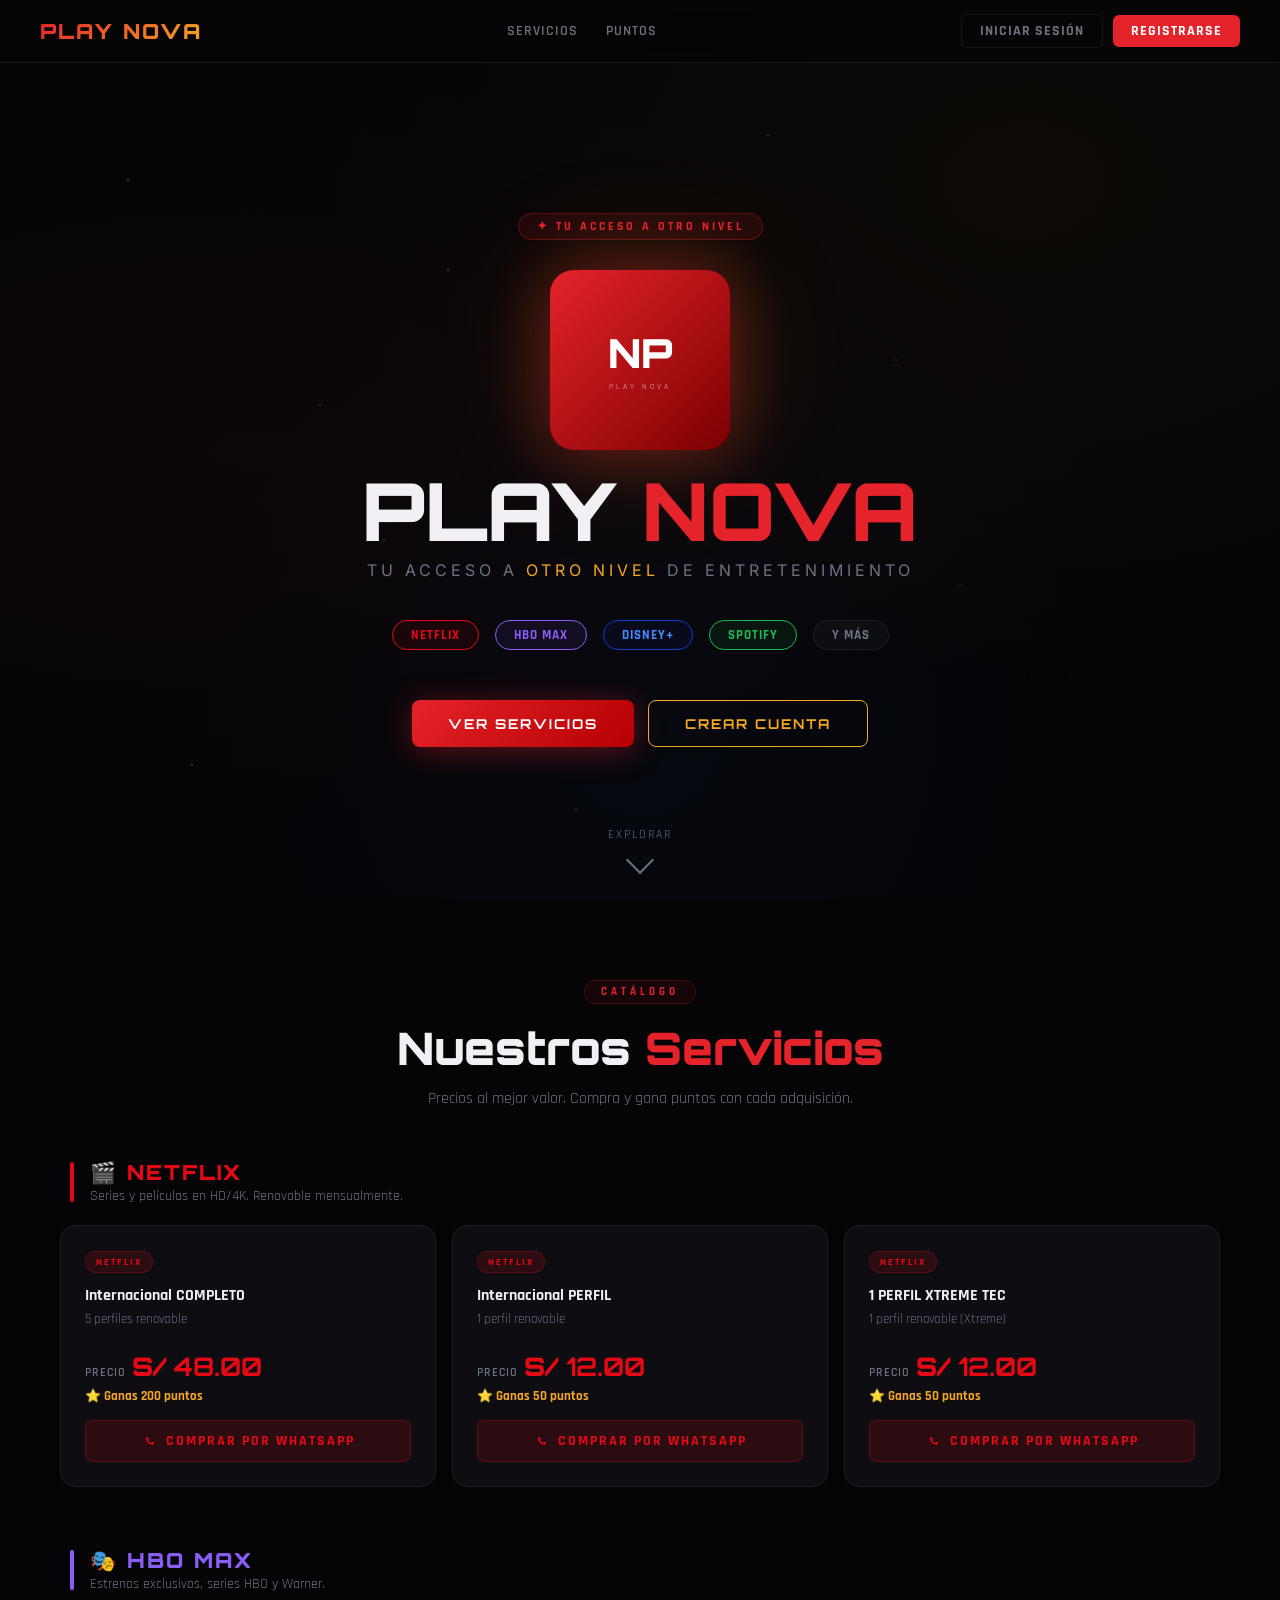
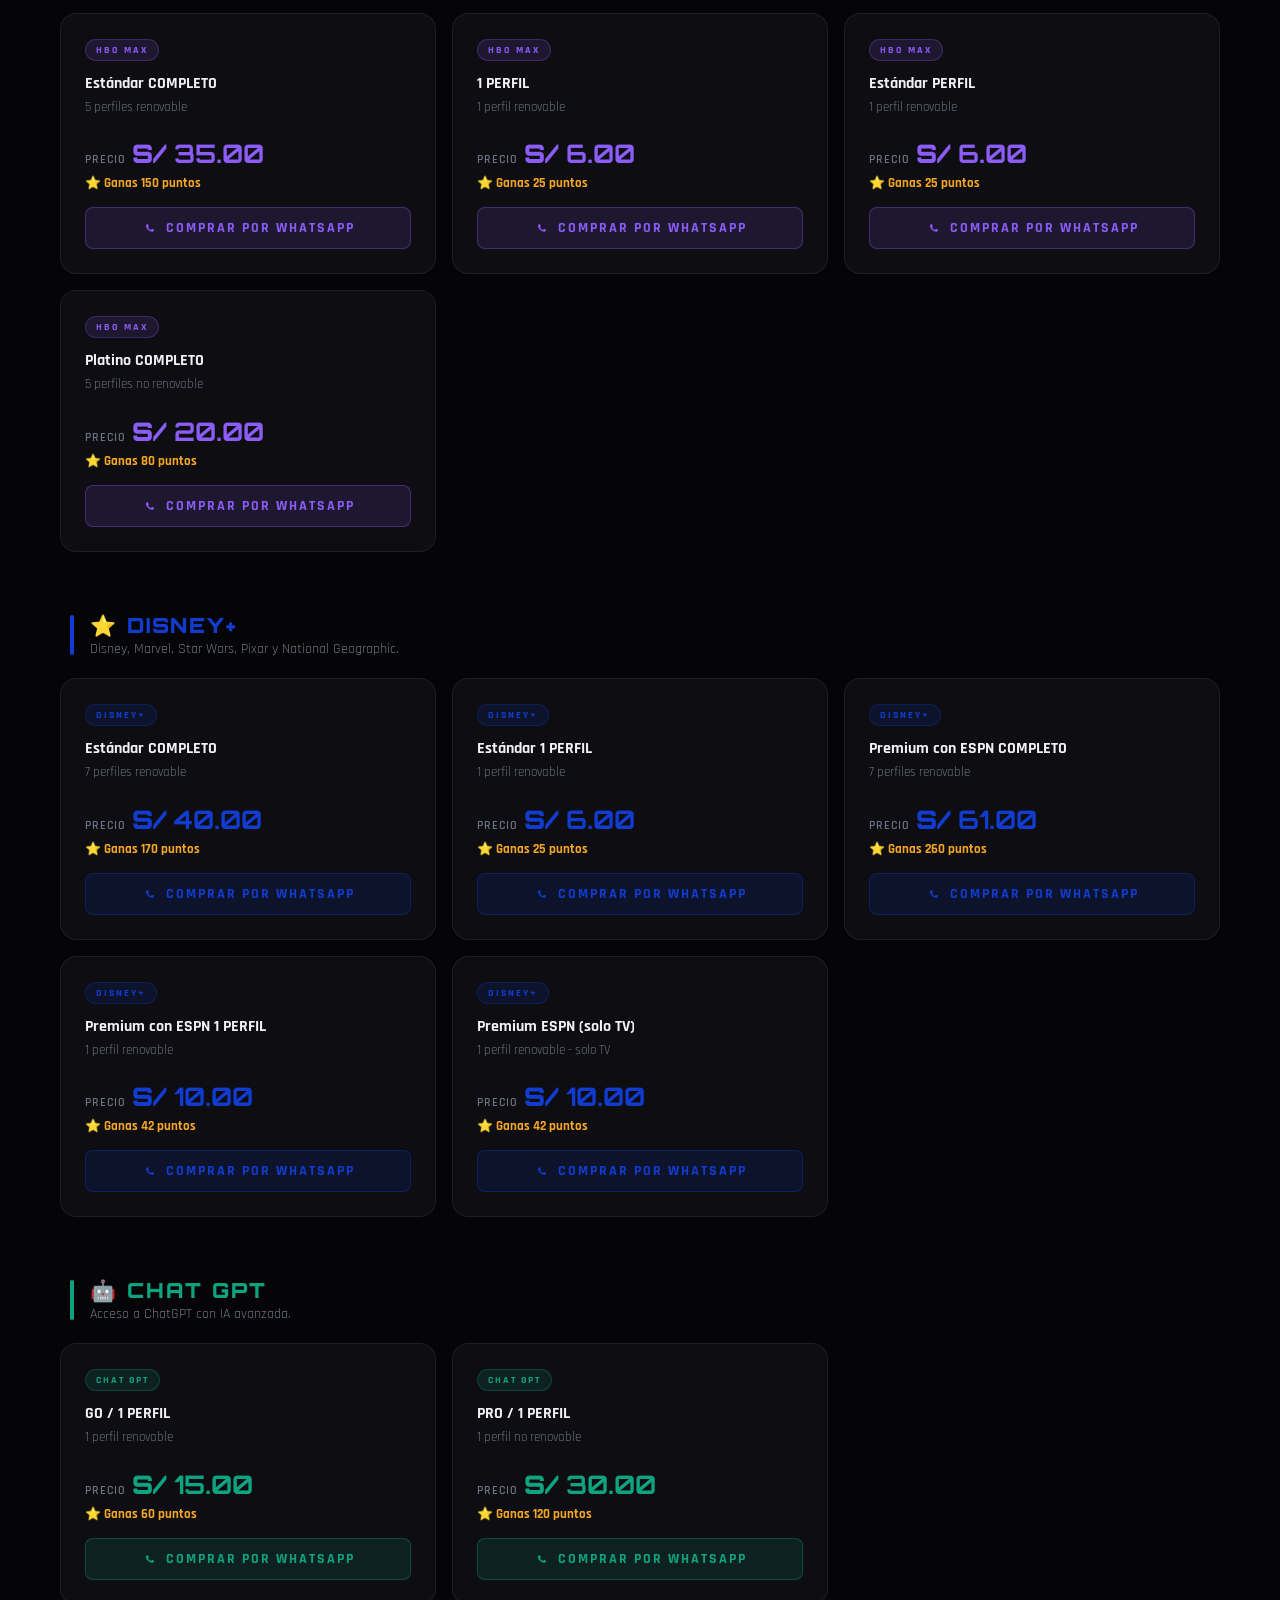
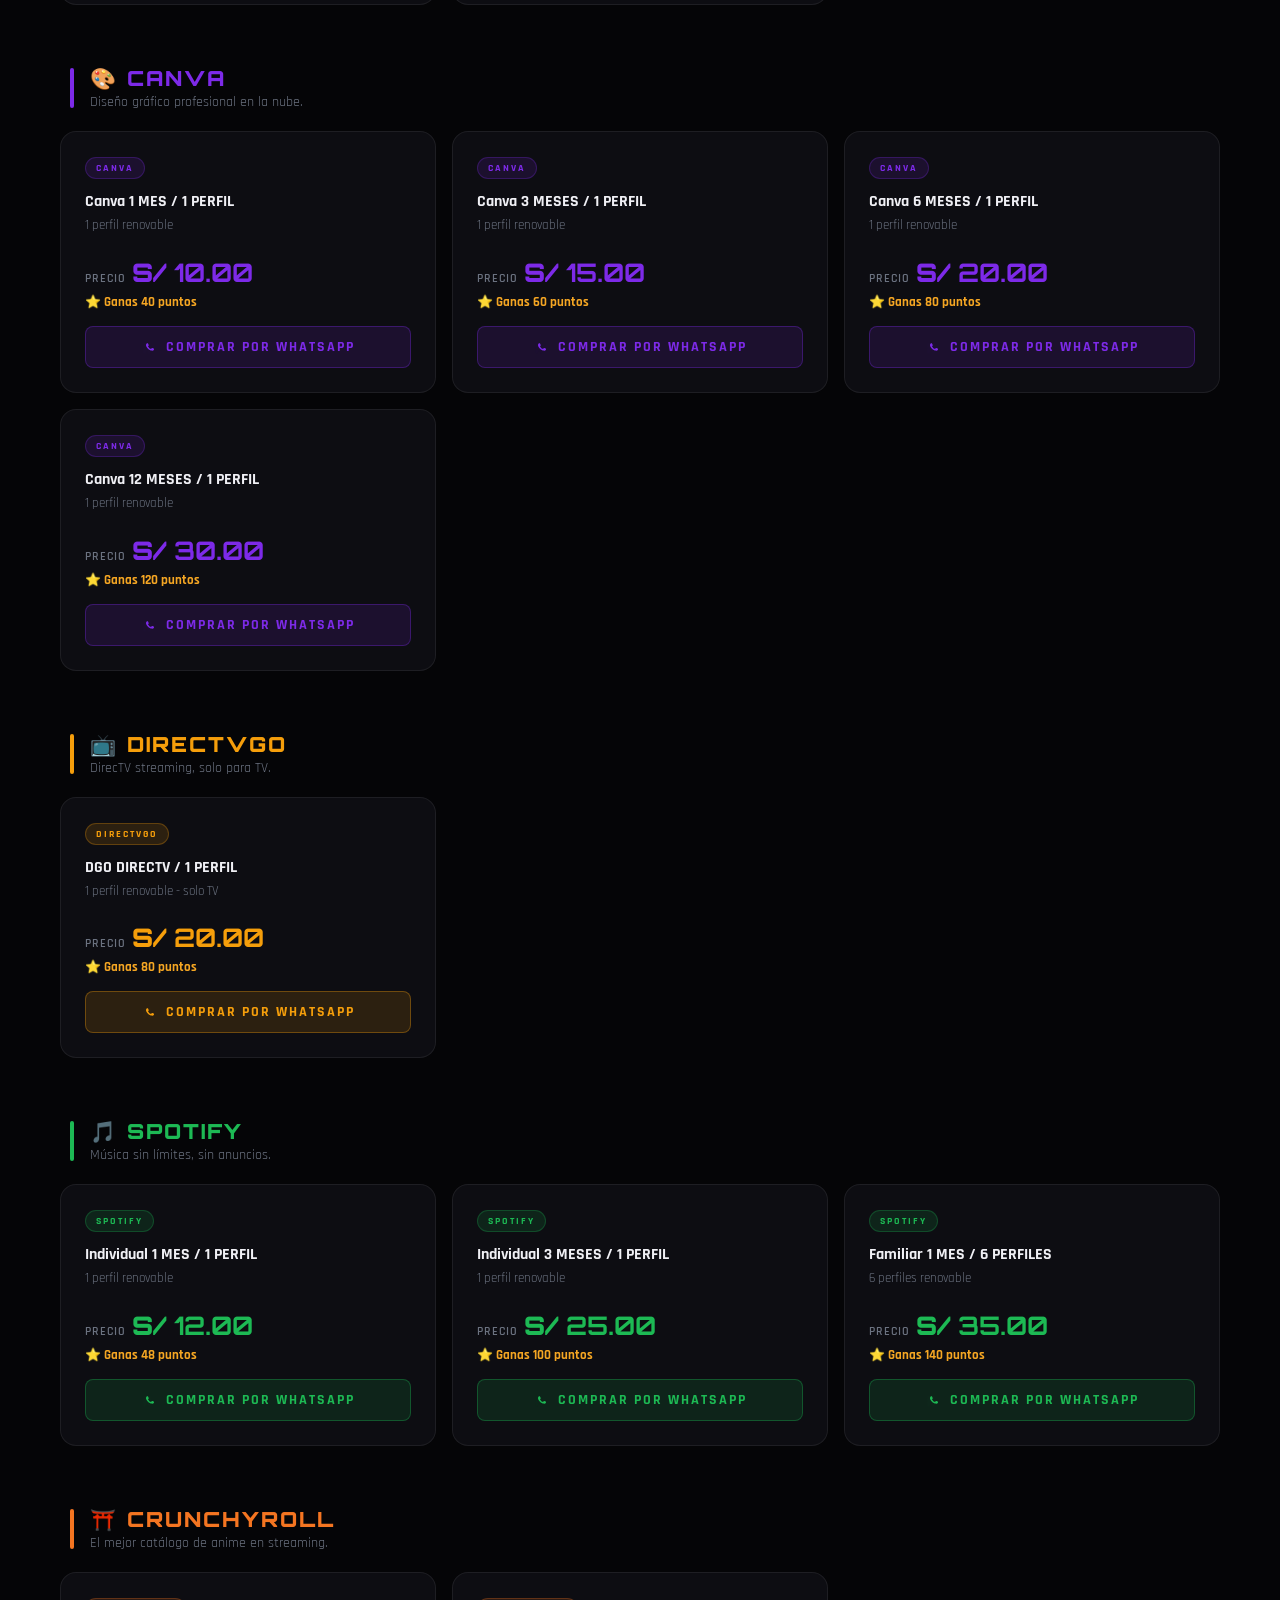
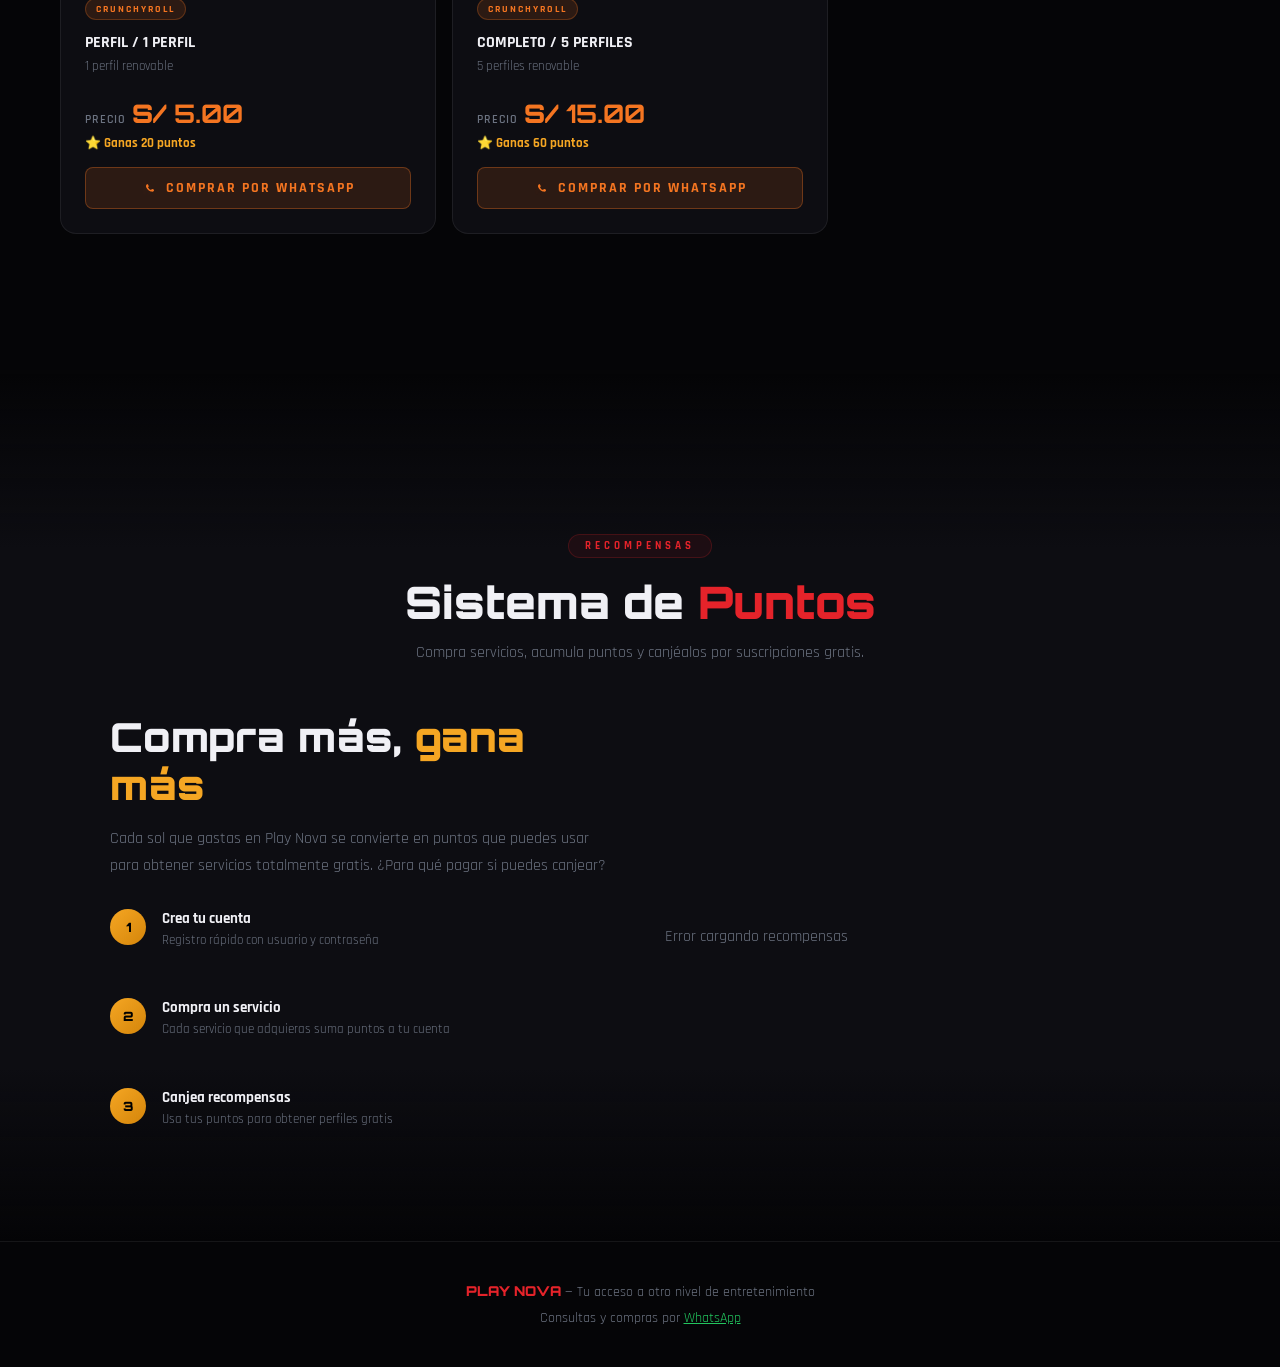
<file: playnova.html>
<!DOCTYPE html>
<html lang="es">
<head>
<meta charset="UTF-8">
<meta name="viewport" content="width=device-width, initial-scale=1.0">
<title>Play Nova – Tu acceso a otro nivel</title>
<link href="https://fonts.googleapis.com/css2?family=Orbitron:wght@400;700;900&family=Rajdhani:wght@400;500;600;700&family=Inter:wght@300;400;500&display=swap" rel="stylesheet">
<style>
:root {
  --bg: #050507;
  --surface: #0d0d12;
  --surface2: #13131a;
  --border: rgba(255,255,255,0.07);
  --red: #e5232a;
  --red-glow: rgba(229,35,42,0.4);
  --gold: #f5a623;
  --gold-glow: rgba(245,166,35,0.4);
  --blue: #1a6ef5;
  --teal: #00c9a7;
  --purple: #7c3aed;
  --green: #22c55e;
  --text: #f0f0f5;
  --muted: #6b7280;
  --netflix: #e50914;
  --hbo: #8b5cf6;
  --disney: #113ccf;
  --canva: #7d2ae8;
  --spotify: #1db954;
  --directv: #f59e0b;
  --crunchyroll: #f47521;
  --chatgpt: #10a37f;
}

* { margin:0; padding:0; box-sizing:border-box; }

body {
  background: var(--bg);
  color: var(--text);
  font-family: 'Rajdhani', sans-serif;
  overflow-x: hidden;
}

/* ===== STARS BG ===== */
.stars {
  position: fixed; inset: 0;
  background: radial-gradient(ellipse at 20% 50%, rgba(229,35,42,0.04) 0%, transparent 60%),
              radial-gradient(ellipse at 80% 20%, rgba(245,166,35,0.04) 0%, transparent 50%),
              radial-gradient(ellipse at 50% 80%, rgba(26,110,245,0.04) 0%, transparent 50%);
  pointer-events: none; z-index: 0;
}
.stars::before {
  content: '';
  position: absolute; inset: 0;
  background-image: 
    radial-gradient(1px 1px at 10% 20%, rgba(255,255,255,0.6), transparent),
    radial-gradient(1px 1px at 30% 60%, rgba(255,255,255,0.4), transparent),
    radial-gradient(1px 1px at 60% 15%, rgba(255,255,255,0.5), transparent),
    radial-gradient(1px 1px at 80% 75%, rgba(255,255,255,0.3), transparent),
    radial-gradient(1px 1px at 45% 90%, rgba(255,255,255,0.5), transparent),
    radial-gradient(1px 1px at 70% 40%, rgba(255,255,255,0.4), transparent),
    radial-gradient(1px 1px at 15% 85%, rgba(255,255,255,0.6), transparent),
    radial-gradient(1px 1px at 90% 10%, rgba(255,255,255,0.3), transparent),
    radial-gradient(1px 1px at 25% 45%, rgba(255,255,255,0.5), transparent),
    radial-gradient(1px 1px at 55% 55%, rgba(255,255,255,0.4), transparent),
    radial-gradient(1px 1px at 35% 30%, rgba(255,255,255,0.6), transparent),
    radial-gradient(1px 1px at 75% 65%, rgba(255,255,255,0.3), transparent);
}

/* ===== NAV ===== */
nav {
  position: fixed; top: 0; left: 0; right: 0;
  z-index: 1000;
  display: flex; align-items: center; justify-content: space-between;
  padding: 14px 40px;
  background: rgba(5,5,7,0.85);
  backdrop-filter: blur(20px);
  border-bottom: 1px solid var(--border);
}
.nav-logo {
  font-family: 'Orbitron', sans-serif;
  font-weight: 900; font-size: 1.3rem;
  background: linear-gradient(135deg, var(--red), var(--gold));
  -webkit-background-clip: text; -webkit-text-fill-color: transparent;
  letter-spacing: 2px;
}
.nav-links { display: flex; gap: 28px; align-items: center; }
.nav-links a {
  color: var(--muted); text-decoration: none;
  font-size: 0.9rem; font-weight: 600; letter-spacing: 1px;
  text-transform: uppercase; transition: color .2s;
}
.nav-links a:hover { color: var(--text); }
.nav-btns { display: flex; gap: 10px; align-items: center; }
.btn-nav {
  padding: 7px 18px; border-radius: 6px;
  font-family: 'Rajdhani', sans-serif; font-weight: 700;
  font-size: 0.85rem; letter-spacing: 1px; cursor: pointer;
  text-transform: uppercase; transition: all .2s;
  border: none;
}
.btn-ghost { background: transparent; border: 1px solid var(--border); color: var(--muted); }
.btn-ghost:hover { border-color: var(--red); color: var(--text); }
.btn-primary { background: var(--red); color: #fff; }
.btn-primary:hover { background: #c0151b; box-shadow: 0 0 20px var(--red-glow); }
.hamburger { display: none; background: none; border: none; color: var(--text); font-size: 1.4rem; cursor: pointer; }

/* ===== HERO ===== */
#hero {
  position: relative; z-index: 1;
  min-height: 100vh;
  display: flex; flex-direction: column; align-items: center; justify-content: center;
  text-align: center; padding: 120px 20px 60px;
}
.hero-badge {
  display: inline-block;
  background: rgba(229,35,42,0.1); border: 1px solid rgba(229,35,42,0.3);
  color: var(--red); padding: 5px 18px; border-radius: 100px;
  font-size: 0.75rem; font-weight: 700; letter-spacing: 3px;
  text-transform: uppercase; margin-bottom: 30px;
  animation: fadeUp 0.8s ease both;
}
.hero-logo-wrap {
  margin-bottom: 20px;
  animation: fadeUp 0.8s 0.1s ease both;
}
.hero-logo-img {
  width: 180px; height: 180px;
  border-radius: 24px;
  box-shadow: 0 0 60px var(--red-glow), 0 0 120px rgba(245,166,35,0.2);
  animation: pulse-logo 4s ease-in-out infinite;
}
@keyframes pulse-logo {
  0%,100% { box-shadow: 0 0 60px var(--red-glow), 0 0 120px rgba(245,166,35,0.2); }
  50% { box-shadow: 0 0 80px var(--red-glow), 0 0 160px rgba(245,166,35,0.3); }
}
.hero-title {
  font-family: 'Orbitron', sans-serif;
  font-size: clamp(2.5rem, 8vw, 5rem);
  font-weight: 900; line-height: 1;
  margin-bottom: 10px;
  animation: fadeUp 0.8s 0.2s ease both;
}
.hero-title span { color: var(--red); }
.hero-sub {
  font-family: 'Inter', sans-serif;
  color: var(--muted); font-size: 1rem;
  letter-spacing: 4px; text-transform: uppercase;
  margin-bottom: 40px;
  animation: fadeUp 0.8s 0.3s ease both;
}
.hero-sub em { color: var(--gold); font-style: normal; }
.hero-platforms {
  display: flex; gap: 16px; flex-wrap: wrap; justify-content: center;
  margin-bottom: 50px;
  animation: fadeUp 0.8s 0.4s ease both;
}
.platform-pill {
  padding: 6px 18px; border-radius: 100px;
  font-size: 0.8rem; font-weight: 700; letter-spacing: 1px;
  border: 1px solid;
}
.pill-netflix { border-color: var(--netflix); color: var(--netflix); background: rgba(229,9,20,0.08); }
.pill-hbo { border-color: var(--hbo); color: var(--hbo); background: rgba(139,92,246,0.08); }
.pill-disney { border-color: var(--disney); color: #4a8aff; background: rgba(17,60,207,0.08); }
.pill-more { border-color: var(--border); color: var(--muted); background: rgba(255,255,255,0.03); }

.hero-cta {
  display: flex; gap: 14px; flex-wrap: wrap; justify-content: center;
  animation: fadeUp 0.8s 0.5s ease both;
}
.btn-hero {
  padding: 14px 36px; border-radius: 8px;
  font-family: 'Orbitron', sans-serif; font-size: 0.85rem;
  font-weight: 700; letter-spacing: 2px; text-transform: uppercase;
  cursor: pointer; transition: all .3s; border: none;
}
.btn-cta-main {
  background: linear-gradient(135deg, var(--red), #b50000);
  color: #fff;
  box-shadow: 0 4px 30px var(--red-glow);
}
.btn-cta-main:hover { transform: translateY(-2px); box-shadow: 0 8px 40px var(--red-glow); }
.btn-cta-sec {
  background: transparent;
  border: 1px solid var(--gold) !important;
  border: none; color: var(--gold);
}
.btn-cta-sec:hover { background: rgba(245,166,35,0.1); }

.scroll-hint {
  position: absolute; bottom: 30px; left: 50%;
  transform: translateX(-50%);
  color: var(--muted); font-size: 0.75rem; letter-spacing: 2px;
  display: flex; flex-direction: column; align-items: center; gap: 8px;
  animation: bounce 2s ease infinite;
}
.scroll-arrow { width: 20px; height: 20px; border-right: 2px solid var(--muted); border-bottom: 2px solid var(--muted); transform: rotate(45deg); }
@keyframes bounce { 0%,100%{transform:translateX(-50%) translateY(0)} 50%{transform:translateX(-50%) translateY(8px)} }

/* ===== SECTIONS ===== */
section { position: relative; z-index: 1; }
.section-header {
  text-align: center; padding: 80px 20px 50px;
}
.section-label {
  display: inline-block;
  font-size: 0.7rem; font-weight: 700; letter-spacing: 4px;
  text-transform: uppercase; color: var(--red);
  background: rgba(229,35,42,0.08); border: 1px solid rgba(229,35,42,0.2);
  padding: 4px 16px; border-radius: 100px; margin-bottom: 16px;
}
.section-title {
  font-family: 'Orbitron', sans-serif;
  font-size: clamp(1.8rem, 4vw, 2.8rem);
  font-weight: 900; margin-bottom: 12px;
}
.section-title span { color: var(--red); }
.section-desc { color: var(--muted); font-size: 1rem; max-width: 500px; margin: 0 auto; }

/* ===== SERVICES GRID ===== */
#servicios { padding-bottom: 80px; }
.services-container { max-width: 1200px; margin: 0 auto; padding: 0 20px; }

.service-block { margin-bottom: 60px; }
.service-block-header {
  display: flex; align-items: center; gap: 16px;
  margin-bottom: 20px; padding-left: 10px;
}
.service-color-bar { width: 4px; height: 40px; border-radius: 4px; flex-shrink: 0; }
.service-block-name {
  font-family: 'Orbitron', sans-serif;
  font-size: 1.3rem; font-weight: 900; letter-spacing: 2px;
}
.service-block-sub { color: var(--muted); font-size: 0.85rem; margin-top: 2px; }

.plans-grid {
  display: grid;
  grid-template-columns: repeat(auto-fill, minmax(280px, 1fr));
  gap: 16px;
}

.plan-card {
  background: var(--surface);
  border: 1px solid var(--border);
  border-radius: 16px;
  padding: 24px;
  transition: all .3s;
  position: relative; overflow: hidden;
  cursor: pointer;
}
.plan-card::before {
  content: '';
  position: absolute; top: 0; left: 0; right: 0;
  height: 2px;
  background: linear-gradient(90deg, transparent, var(--accent-color, var(--red)), transparent);
  opacity: 0; transition: opacity .3s;
}
.plan-card:hover { border-color: rgba(255,255,255,0.12); transform: translateY(-4px); }
.plan-card:hover::before { opacity: 1; }

.plan-badge {
  display: inline-block;
  font-size: 0.65rem; font-weight: 700; letter-spacing: 2px;
  text-transform: uppercase; padding: 3px 10px; border-radius: 100px;
  margin-bottom: 12px;
}
.plan-name {
  font-size: 1rem; font-weight: 700; margin-bottom: 4px;
}
.plan-desc { color: var(--muted); font-size: 0.82rem; margin-bottom: 20px; line-height: 1.5; }

.plan-price-row {
  display: flex; align-items: baseline; gap: 6px; margin-bottom: 6px;
}
.plan-price-label { color: var(--muted); font-size: 0.75rem; font-weight: 600; letter-spacing: 1px; }
.plan-price {
  font-family: 'Orbitron', sans-serif;
  font-size: 1.6rem; font-weight: 900;
}
.plan-currency { font-size: 0.9rem; color: var(--muted); }
.plan-original { text-decoration: line-through; color: var(--muted); font-size: 0.8rem; }
.plan-points { 
  color: var(--gold); font-size: 0.8rem; font-weight: 700;
  display: flex; align-items: center; gap: 5px; margin-bottom: 16px;
}

.btn-buy {
  width: 100%; padding: 11px;
  border-radius: 8px; border: none;
  font-family: 'Rajdhani', sans-serif; font-weight: 700;
  font-size: 0.9rem; letter-spacing: 2px; text-transform: uppercase;
  cursor: pointer; transition: all .2s;
  display: flex; align-items: center; justify-content: center; gap: 8px;
}

/* ===== POINTS SECTION ===== */
#puntos {
  background: linear-gradient(180deg, transparent, var(--surface) 20%, var(--surface) 80%, transparent);
  padding: 80px 0;
}
.points-container { max-width: 1100px; margin: 0 auto; padding: 0 20px; }
.points-grid { display: grid; grid-template-columns: 1fr 1fr; gap: 50px; align-items: center; }
.points-info h2 {
  font-family: 'Orbitron', sans-serif;
  font-size: clamp(1.8rem, 3.5vw, 2.5rem); font-weight: 900;
  margin-bottom: 16px; line-height: 1.2;
}
.points-info h2 span { color: var(--gold); }
.points-info p { color: var(--muted); line-height: 1.7; margin-bottom: 30px; }

.points-steps { display: flex; flex-direction: column; gap: 16px; }
.point-step {
  display: flex; align-items: flex-start; gap: 16px;
}
.step-num {
  width: 36px; height: 36px; border-radius: 50%;
  background: linear-gradient(135deg, var(--gold), #d4850a);
  display: flex; align-items: center; justify-content: center;
  font-family: 'Orbitron', sans-serif; font-size: 0.8rem; font-weight: 900;
  flex-shrink: 0; color: #000;
}
.step-text h4 { font-size: 0.95rem; font-weight: 700; margin-bottom: 2px; }
.step-text p { color: var(--muted); font-size: 0.82rem; }

.rewards-grid { display: grid; gap: 12px; }
.reward-card {
  background: var(--surface2); border: 1px solid var(--border);
  border-radius: 12px; padding: 18px;
  display: flex; align-items: center; gap: 16px;
  transition: all .2s;
}
.reward-card:hover { border-color: rgba(245,166,35,0.3); background: rgba(245,166,35,0.04); }
.reward-icon { font-size: 1.8rem; }
.reward-info flex-1;
.reward-name { font-size: 0.95rem; font-weight: 700; margin-bottom: 2px; }
.reward-pts {
  font-family: 'Orbitron', sans-serif; font-size: 0.8rem;
  color: var(--gold); font-weight: 700;
}
.btn-redeem {
  margin-left: auto; padding: 7px 16px; border-radius: 6px;
  background: rgba(245,166,35,0.1); border: 1px solid rgba(245,166,35,0.3);
  color: var(--gold); font-family: 'Rajdhani', sans-serif;
  font-weight: 700; font-size: 0.8rem; letter-spacing: 1px;
  cursor: pointer; transition: all .2s; white-space: nowrap;
}
.btn-redeem:hover { background: rgba(245,166,35,0.2); }

/* ===== AUTH MODAL ===== */
.modal-overlay {
  position: fixed; inset: 0; z-index: 2000;
  background: rgba(5,5,7,0.9); backdrop-filter: blur(10px);
  display: flex; align-items: center; justify-content: center;
  padding: 20px;
  opacity: 0; pointer-events: none; transition: opacity .3s;
}
.modal-overlay.active { opacity: 1; pointer-events: all; }
.modal {
  background: var(--surface);
  border: 1px solid var(--border);
  border-radius: 20px; width: 100%; max-width: 420px;
  padding: 36px; position: relative;
  transform: translateY(20px); transition: transform .3s;
  max-height: 90vh; overflow-y: auto;
}
.modal-overlay.active .modal { transform: translateY(0); }
.modal-close {
  position: absolute; top: 16px; right: 16px;
  background: none; border: none; color: var(--muted);
  font-size: 1.3rem; cursor: pointer; padding: 4px;
}
.modal-close:hover { color: var(--text); }
.modal-title {
  font-family: 'Orbitron', sans-serif;
  font-size: 1.4rem; font-weight: 900; margin-bottom: 6px;
}
.modal-sub { color: var(--muted); font-size: 0.85rem; margin-bottom: 28px; }
.modal-tabs {
  display: flex; gap: 4px; margin-bottom: 28px;
  background: var(--surface2); border-radius: 10px; padding: 4px;
}
.modal-tab {
  flex: 1; padding: 9px; border-radius: 7px;
  border: none; background: none; color: var(--muted);
  font-family: 'Rajdhani', sans-serif; font-weight: 700;
  font-size: 0.9rem; letter-spacing: 1px; cursor: pointer;
  transition: all .2s; text-transform: uppercase;
}
.modal-tab.active { background: var(--red); color: #fff; }

.form-group { margin-bottom: 18px; }
.form-label { display: block; font-size: 0.8rem; font-weight: 700; letter-spacing: 1px; color: var(--muted); margin-bottom: 8px; text-transform: uppercase; }
.form-input {
  width: 100%; padding: 12px 16px; border-radius: 8px;
  background: var(--surface2); border: 1px solid var(--border);
  color: var(--text); font-family: 'Rajdhani', sans-serif;
  font-size: 1rem; font-weight: 500; outline: none;
  transition: border-color .2s;
}
.form-input:focus { border-color: var(--red); }
.form-hint { font-size: 0.75rem; color: var(--muted); margin-top: 5px; }

.btn-form {
  width: 100%; padding: 13px;
  border-radius: 8px; border: none;
  background: linear-gradient(135deg, var(--red), #b50000);
  color: #fff; font-family: 'Orbitron', sans-serif;
  font-size: 0.85rem; font-weight: 700; letter-spacing: 2px;
  text-transform: uppercase; cursor: pointer;
  transition: all .2s; margin-top: 8px;
}
.btn-form:hover { box-shadow: 0 4px 20px var(--red-glow); }
.btn-form:disabled { opacity: 0.5; cursor: not-allowed; }
.modal-skip {
  text-align: center; margin-top: 16px;
  color: var(--muted); font-size: 0.82rem;
}
.modal-skip a { color: var(--gold); cursor: pointer; text-decoration: underline; }
.msg-error { color: #ef4444; font-size: 0.82rem; margin-top: 10px; text-align: center; }
.msg-success { color: var(--green); font-size: 0.82rem; margin-top: 10px; text-align: center; }

/* ===== DASHBOARD ===== */
#dashboard {
  display: none;
  padding: 100px 20px 60px;
  max-width: 1100px; margin: 0 auto;
}
#dashboard.visible { display: block; }
.dash-header {
  display: flex; align-items: center; justify-content: space-between;
  margin-bottom: 40px; flex-wrap: gap;
}
.dash-welcome { font-family: 'Orbitron', sans-serif; font-size: 1.4rem; font-weight: 900; }
.dash-welcome span { color: var(--gold); }
.dash-logout {
  padding: 8px 18px; border-radius: 6px;
  background: none; border: 1px solid var(--border);
  color: var(--muted); font-family: 'Rajdhani', sans-serif;
  font-weight: 700; font-size: 0.85rem; cursor: pointer;
  transition: all .2s;
}
.dash-logout:hover { border-color: var(--red); color: var(--red); }

.dash-cards { display: grid; grid-template-columns: repeat(auto-fit, minmax(220px, 1fr)); gap: 16px; margin-bottom: 40px; }
.dash-card {
  background: var(--surface); border: 1px solid var(--border);
  border-radius: 16px; padding: 24px;
}
.dash-card-label { font-size: 0.75rem; color: var(--muted); letter-spacing: 2px; text-transform: uppercase; margin-bottom: 12px; }
.dash-card-value { font-family: 'Orbitron', sans-serif; font-size: 2rem; font-weight: 900; }
.dash-card-value.gold { color: var(--gold); }
.dash-card-value.green { color: var(--green); }

.dash-section-title {
  font-family: 'Orbitron', sans-serif; font-size: 1rem; font-weight: 900;
  letter-spacing: 2px; margin-bottom: 16px; margin-top: 30px;
  display: flex; align-items: center; gap: 10px;
}
.dash-section-title::after { content: ''; flex: 1; height: 1px; background: var(--border); }

/* ===== ADMIN PANEL ===== */
#admin-panel {
  display: none;
  padding: 100px 20px 60px;
  max-width: 1200px; margin: 0 auto;
}
#admin-panel.visible { display: block; }
.admin-tabs { display: flex; gap: 4px; margin-bottom: 30px; background: var(--surface); padding: 4px; border-radius: 10px; width: fit-content; }
.admin-tab {
  padding: 9px 24px; border-radius: 7px; border: none;
  background: none; color: var(--muted); font-family: 'Rajdhani', sans-serif;
  font-weight: 700; font-size: 0.9rem; letter-spacing: 1px; cursor: pointer;
  transition: all .2s; text-transform: uppercase;
}
.admin-tab.active { background: var(--red); color: #fff; }

.table-wrap { overflow-x: auto; border-radius: 12px; border: 1px solid var(--border); }
table { width: 100%; border-collapse: collapse; background: var(--surface); }
th {
  padding: 14px 16px; text-align: left;
  font-size: 0.75rem; font-weight: 700; letter-spacing: 2px;
  text-transform: uppercase; color: var(--muted);
  border-bottom: 1px solid var(--border);
  background: var(--surface2);
}
td { padding: 13px 16px; font-size: 0.9rem; border-bottom: 1px solid rgba(255,255,255,0.04); }
tr:last-child td { border-bottom: none; }
tr:hover td { background: rgba(255,255,255,0.02); }
.badge {
  display: inline-block; padding: 3px 10px; border-radius: 100px;
  font-size: 0.7rem; font-weight: 700; letter-spacing: 1px; text-transform: uppercase;
}
.badge-green { background: rgba(34,197,94,0.1); color: var(--green); }
.badge-yellow { background: rgba(245,166,35,0.1); color: var(--gold); }
.badge-red { background: rgba(229,35,42,0.1); color: var(--red); }
.badge-admin { background: rgba(124,58,237,0.1); color: var(--purple); }

.add-points-form { display: flex; gap: 10px; flex-wrap: wrap; margin-bottom: 20px; }
.add-points-form input {
  flex: 1; min-width: 160px; padding: 10px 14px; border-radius: 8px;
  background: var(--surface2); border: 1px solid var(--border);
  color: var(--text); font-family: 'Rajdhani', sans-serif; font-size: 0.9rem; outline: none;
}
.add-points-form input:focus { border-color: var(--gold); }
.btn-add-pts {
  padding: 10px 20px; border-radius: 8px; border: none;
  background: var(--gold); color: #000;
  font-family: 'Rajdhani', sans-serif; font-weight: 700;
  font-size: 0.85rem; letter-spacing: 1px; cursor: pointer;
}

/* ===== USER INFO BAR ===== */
#user-bar {
  position: fixed; bottom: 0; left: 0; right: 0; z-index: 900;
  background: rgba(13,13,18,0.95); backdrop-filter: blur(20px);
  border-top: 1px solid var(--border);
  display: none;
  padding: 10px 24px;
  align-items: center; justify-content: space-between;
}
#user-bar.visible { display: flex; }
.user-bar-info { display: flex; align-items: center; gap: 12px; }
.user-bar-avatar {
  width: 32px; height: 32px; border-radius: 50%;
  background: linear-gradient(135deg, var(--red), var(--gold));
  display: flex; align-items: center; justify-content: center;
  font-family: 'Orbitron', sans-serif; font-size: 0.8rem; font-weight: 900;
}
.user-bar-name { font-weight: 700; font-size: 0.9rem; }
.user-bar-pts { color: var(--gold); font-size: 0.8rem; font-weight: 700; }

/* ===== FOOTER ===== */
footer {
  position: relative; z-index: 1;
  border-top: 1px solid var(--border);
  padding: 40px 20px;
  text-align: center; color: var(--muted); font-size: 0.85rem;
}
footer strong { color: var(--text); }
.footer-brand { font-family: 'Orbitron', sans-serif; color: var(--red); font-weight: 900; }

/* ===== ANIMATIONS ===== */
@keyframes fadeUp {
  from { opacity: 0; transform: translateY(30px); }
  to { opacity: 1; transform: translateY(0); }
}

/* ===== RESPONSIVE ===== */
@media (max-width: 768px) {
  nav { padding: 14px 20px; }
  .nav-links { display: none; }
  .hamburger { display: block; }
  .points-grid { grid-template-columns: 1fr; }
  .plans-grid { grid-template-columns: 1fr; }
  .add-points-form { flex-direction: column; }
  .dash-header { flex-direction: column; align-items: flex-start; gap: 12px; }
}

/* Toast */
.toast {
  position: fixed; bottom: 70px; right: 20px; z-index: 9999;
  background: var(--surface2); border: 1px solid var(--border);
  border-radius: 10px; padding: 14px 20px;
  font-size: 0.9rem; font-weight: 600;
  transform: translateX(200%); transition: transform .3s;
  max-width: 300px;
}
.toast.show { transform: translateX(0); }
.toast.success { border-color: var(--green); }
.toast.error { border-color: var(--red); }
</style>
</head>
<body>

<div class="stars"></div>

<!-- NAV -->
<nav>
  <div class="nav-logo">PLAY NOVA</div>
  <div class="nav-links">
    <a href="#servicios">Servicios</a>
    <a href="#puntos">Puntos</a>
    <a id="nav-dashboard-link" href="#" onclick="showDashboard()" style="display:none">Mi Cuenta</a>
  </div>
  <div class="nav-btns">
    <button class="btn-nav btn-ghost" onclick="openModal('login')" id="btn-login-nav">Iniciar Sesión</button>
    <button class="btn-nav btn-primary" onclick="openModal('register')" id="btn-register-nav">Registrarse</button>
    <button class="btn-nav btn-primary" onclick="showDashboard()" id="btn-account-nav" style="display:none">Mi Cuenta</button>
  </div>
  <button class="hamburger" onclick="toggleMenu()">☰</button>
</nav>

<!-- HERO -->
<section id="hero">
  <div class="hero-badge">✦ Tu acceso a otro nivel</div>
  <div class="hero-logo-wrap">
    <!-- Logo placeholder - reemplaza src con tu imagen real -->
    <div style="width:180px;height:180px;border-radius:24px;background:linear-gradient(135deg,#e5232a,#7c0000);display:flex;flex-direction:column;align-items:center;justify-content:center;box-shadow:0 0 60px rgba(229,35,42,0.4),0 0 120px rgba(245,166,35,0.2);">
      <div style="font-family:'Orbitron',sans-serif;font-size:2.5rem;font-weight:900;color:#fff;">NP</div>
      <div style="font-size:0.5rem;letter-spacing:3px;color:rgba(255,255,255,0.7);margin-top:4px;">PLAY NOVA</div>
    </div>
  </div>
  <h1 class="hero-title">PLAY <span>NOVA</span></h1>
  <p class="hero-sub">Tu acceso a <em>otro nivel</em> de entretenimiento</p>
  <div class="hero-platforms">
    <span class="platform-pill pill-netflix">NETFLIX</span>
    <span class="platform-pill pill-hbo">HBO MAX</span>
    <span class="platform-pill pill-disney">DISNEY+</span>
    <span class="platform-pill" style="border-color:#1db954;color:#1db954;background:rgba(29,185,84,0.08)">SPOTIFY</span>
    <span class="platform-pill pill-more">Y MÁS</span>
  </div>
  <div class="hero-cta">
    <button class="btn-hero btn-cta-main" onclick="document.getElementById('servicios').scrollIntoView({behavior:'smooth'})">Ver Servicios</button>
    <button class="btn-hero btn-cta-sec" style="border:1px solid var(--gold);color:var(--gold);background:transparent;padding:14px 36px;border-radius:8px;font-family:'Orbitron',sans-serif;font-size:.85rem;font-weight:700;letter-spacing:2px;cursor:pointer;" onclick="openModal('register')">Crear Cuenta</button>
  </div>
  <div class="scroll-hint">
    <span>EXPLORAR</span>
    <div class="scroll-arrow"></div>
  </div>
</section>

<!-- SERVICIOS -->
<section id="servicios">
  <div class="section-header">
    <div class="section-label">Catálogo</div>
    <h2 class="section-title">Nuestros <span>Servicios</span></h2>
    <p class="section-desc">Precios al mejor valor. Compra y gana puntos con cada adquisición.</p>
  </div>
  <div class="services-container" id="services-container">
    <!-- Rendered by JS -->
  </div>
</section>

<!-- PUNTOS -->
<section id="puntos">
  <div class="section-header">
    <div class="section-label">Recompensas</div>
    <h2 class="section-title">Sistema de <span>Puntos</span></h2>
    <p class="section-desc">Compra servicios, acumula puntos y canjéalos por suscripciones gratis.</p>
  </div>
  <div class="points-container">
    <div class="points-grid">
      <div class="points-info">
        <h2>Compra más, <span>gana más</span></h2>
        <p>Cada sol que gastas en Play Nova se convierte en puntos que puedes usar para obtener servicios totalmente gratis. ¿Para qué pagar si puedes canjear?</p>
        <div class="points-steps">
          <div class="point-step">
            <div class="step-num">1</div>
            <div class="step-text">
              <h4>Crea tu cuenta</h4>
              <p>Registro rápido con usuario y contraseña</p>
            </div>
          </div>
          <div class="point-step">
            <div class="step-num">2</div>
            <div class="step-text">
              <h4>Compra un servicio</h4>
              <p>Cada servicio que adquieras suma puntos a tu cuenta</p>
            </div>
          </div>
          <div class="point-step">
            <div class="step-num">3</div>
            <div class="step-text">
              <h4>Canjea recompensas</h4>
              <p>Usa tus puntos para obtener perfiles gratis</p>
            </div>
          </div>
        </div>
      </div>
      <div class="rewards-grid" id="rewards-grid">
        <div style="color:var(--muted);text-align:center;padding:20px">Cargando recompensas...</div>
      </div>
    </div>
  </div>
</section>

<!-- CLIENT DASHBOARD -->
<div id="dashboard">
  <div class="dash-header">
    <div class="dash-welcome">Bienvenido, <span id="dash-username">usuario</span></div>
    <button class="dash-logout" onclick="logout()">Cerrar sesión</button>
  </div>
  <div class="dash-cards">
    <div class="dash-card">
      <div class="dash-card-label">Mis Puntos</div>
      <div class="dash-card-value gold" id="dash-points">0</div>
    </div>
    <div class="dash-card">
      <div class="dash-card-label">Compras Realizadas</div>
      <div class="dash-card-value" id="dash-orders">0</div>
    </div>
    <div class="dash-card">
      <div class="dash-card-label">Canjes Realizados</div>
      <div class="dash-card-value green" id="dash-canjes">0</div>
    </div>
  </div>

  <div class="dash-section-title">Mis Canjes</div>
  <div class="table-wrap">
    <table>
      <thead>
        <tr><th>Recompensa</th><th>Puntos Usados</th><th>Estado</th><th>Fecha</th></tr>
      </thead>
      <tbody id="canjes-table-body">
        <tr><td colspan="4" style="text-align:center;color:var(--muted);padding:30px">Sin canjes aún</td></tr>
      </tbody>
    </table>
  </div>

  <div class="dash-section-title" style="margin-top:40px">Canjear Puntos</div>
  <div class="rewards-grid" id="dashboard-rewards-grid" style="max-width:700px">
    <div style="color:var(--muted)">Cargando...</div>
  </div>
</div>

<!-- ADMIN PANEL -->
<div id="admin-panel">
  <div class="dash-header">
    <div class="dash-welcome" style="color:var(--purple)">⚡ Admin <span>Panel</span></div>
    <button class="dash-logout" onclick="logout()">Cerrar sesión</button>
  </div>
  
  <div class="admin-tabs">
    <button class="admin-tab active" onclick="adminTab('usuarios')">Usuarios</button>
    <button class="admin-tab" onclick="adminTab('pedidos')">Pedidos</button>
    <button class="admin-tab" onclick="adminTab('canjes')">Canjes</button>
  </div>

  <!-- Usuarios -->
  <div id="admin-usuarios">
    <div class="add-points-form">
      <input type="text" id="pts-username" placeholder="Usuario">
      <input type="number" id="pts-amount" placeholder="Puntos a agregar">
      <button class="btn-add-pts" onclick="addPoints()">+ Agregar Puntos</button>
    </div>
    <div class="table-wrap">
      <table>
        <thead>
          <tr><th>Usuario</th><th>Teléfono</th><th>Rol</th><th>Puntos</th><th>Registro</th></tr>
        </thead>
        <tbody id="admin-users-body">
          <tr><td colspan="5" style="text-align:center;color:var(--muted);padding:30px">Cargando...</td></tr>
        </tbody>
      </table>
    </div>
  </div>

  <!-- Pedidos -->
  <div id="admin-pedidos" style="display:none">
    <div class="table-wrap">
      <table>
        <thead>
          <tr><th>Servicio</th><th>Plan</th><th>Precio</th><th>Puntos</th><th>Estado</th><th>Fecha</th></tr>
        </thead>
        <tbody id="admin-orders-body">
          <tr><td colspan="6" style="text-align:center;color:var(--muted);padding:30px">Cargando...</td></tr>
        </tbody>
      </table>
    </div>
  </div>

  <!-- Canjes admin -->
  <div id="admin-canjes" style="display:none">
    <div class="table-wrap">
      <table>
        <thead>
          <tr><th>Usuario ID</th><th>Recompensa</th><th>Puntos</th><th>Estado</th><th>Fecha</th><th>Acción</th></tr>
        </thead>
        <tbody id="admin-canjes-body">
          <tr><td colspan="6" style="text-align:center;color:var(--muted);padding:30px">Cargando...</td></tr>
        </tbody>
      </table>
    </div>
  </div>
</div>

<!-- USER BAR -->
<div id="user-bar">
  <div class="user-bar-info">
    <div class="user-bar-avatar" id="user-bar-avatar">?</div>
    <div>
      <div class="user-bar-name" id="user-bar-name">-</div>
      <div class="user-bar-pts">⭐ <span id="user-bar-pts">0</span> puntos</div>
    </div>
  </div>
  <div style="display:flex;gap:10px">
    <button class="btn-nav btn-ghost" onclick="showDashboard()">Mi cuenta</button>
  </div>
</div>

<!-- FOOTER -->
<footer>
  <p><span class="footer-brand">PLAY NOVA</span> — Tu acceso a otro nivel de entretenimiento</p>
  <p style="margin-top:8px">Consultas y compras por <a href="https://wa.me/51999999999" style="color:var(--green)">WhatsApp</a></p>
</footer>

<!-- AUTH MODAL -->
<div class="modal-overlay" id="auth-modal">
  <div class="modal">
    <button class="modal-close" onclick="closeModal()">✕</button>
    <div class="modal-title">PLAY NOVA</div>
    <p class="modal-sub">Gestiona tu cuenta y tus puntos</p>
    <div class="modal-tabs">
      <button class="modal-tab active" id="tab-login" onclick="switchTab('login')">Ingresar</button>
      <button class="modal-tab" id="tab-register" onclick="switchTab('register')">Registrarse</button>
    </div>

    <!-- Login Form -->
    <div id="form-login">
      <div class="form-group">
        <label class="form-label">Usuario</label>
        <input class="form-input" id="login-user" type="text" placeholder="Tu nombre de usuario" autocomplete="username">
      </div>
      <div class="form-group">
        <label class="form-label">Contraseña</label>
        <input class="form-input" id="login-pass" type="password" placeholder="••••••••" autocomplete="current-password">
      </div>
      <div id="login-msg"></div>
      <button class="btn-form" id="btn-login-submit" onclick="doLogin()">INGRESAR</button>
      <div class="modal-skip">¿Sin cuenta? No es obligatorio. <a onclick="closeModal()">Compra sin registro →</a></div>
    </div>

    <!-- Register Form -->
    <div id="form-register" style="display:none">
      <div class="form-group">
        <label class="form-label">Usuario *</label>
        <input class="form-input" id="reg-user" type="text" placeholder="Elige un nombre de usuario" autocomplete="username">
        <p class="form-hint">Solo letras, números y guiones bajos. Sin espacios.</p>
      </div>
      <div class="form-group">
        <label class="form-label">Contraseña *</label>
        <input class="form-input" id="reg-pass" type="password" placeholder="Mínimo 6 caracteres" autocomplete="new-password">
      </div>
      <div class="form-group">
        <label class="form-label">Teléfono <span style="color:var(--muted)">(opcional)</span></label>
        <input class="form-input" id="reg-tel" type="tel" placeholder="Ej: 51987654321">
        <p class="form-hint">Para contactarte por WhatsApp al comprar</p>
      </div>
      <div id="reg-msg"></div>
      <button class="btn-form" id="btn-reg-submit" onclick="doRegister()">CREAR CUENTA</button>
      <div class="modal-skip">El registro no es obligatorio. <a onclick="closeModal()">Saltar por ahora</a></div>
    </div>
  </div>
</div>

<div class="toast" id="toast"></div>

<script>
// =======================================
// CONFIGURACIÓN SUPABASE
// =======================================
const SUPABASE_URL = 'https://kyqzsnugnvnucxfymrwu.supabase.co';
const SUPABASE_KEY = 'sb_publishable_04dv96Cr06MtNRxSObmpHQ_HwZkIdYZ';
const WA_NUMBER = '51999999999'; // CAMBIA POR TU NÚMERO

const headers = {
  'apikey': SUPABASE_KEY,
  'Authorization': `Bearer ${SUPABASE_KEY}`,
  'Content-Type': 'application/json',
  'Prefer': 'return=representation'
};

async function sb(path, opts = {}) {
  const res = await fetch(SUPABASE_URL + '/rest/v1/' + path, {
    headers: { ...headers, ...(opts.headers || {}) },
    method: opts.method || 'GET',
    body: opts.body ? JSON.stringify(opts.body) : undefined
  });
  if (!res.ok) {
    const e = await res.json().catch(() => ({}));
    throw new Error(e.message || 'Error ' + res.status);
  }
  const text = await res.text();
  return text ? JSON.parse(text) : [];
}

// =======================================
// DATA - Catálogo de servicios
// =======================================
const CATALOG = [
  {
    id: 'netflix', name: 'NETFLIX', color: '#e50914', icon: '🎬',
    desc: 'Series y películas en HD/4K. Renovable mensualmente.',
    plans: [
      { name: 'Internacional COMPLETO', desc: '5 perfiles renovable', price: 48, pts: 200 },
      { name: 'Internacional PERFIL', desc: '1 perfil renovable', price: 12, pts: 50 },
      { name: '1 PERFIL XTREME TEC', desc: '1 perfil renovable (Xtreme)', price: 12, pts: 50 },
    ]
  },
  {
    id: 'hbo', name: 'HBO MAX', color: '#8b5cf6', icon: '🎭',
    desc: 'Estrenos exclusivos, series HBO y Warner.',
    plans: [
      { name: 'Estándar COMPLETO', desc: '5 perfiles renovable', price: 35, pts: 150 },
      { name: '1 PERFIL', desc: '1 perfil renovable', price: 6, pts: 25 },
      { name: 'Estándar PERFIL', desc: '1 perfil renovable', price: 6, pts: 25 },
      { name: 'Platino COMPLETO', desc: '5 perfiles no renovable', price: 20, pts: 80 },
    ]
  },
  {
    id: 'disney', name: 'DISNEY+', color: '#113ccf', icon: '⭐',
    desc: 'Disney, Marvel, Star Wars, Pixar y National Geographic.',
    plans: [
      { name: 'Estándar COMPLETO', desc: '7 perfiles renovable', price: 40, pts: 170 },
      { name: 'Estándar 1 PERFIL', desc: '1 perfil renovable', price: 6, pts: 25 },
      { name: 'Premium con ESPN COMPLETO', desc: '7 perfiles renovable', price: 61, pts: 260 },
      { name: 'Premium con ESPN 1 PERFIL', desc: '1 perfil renovable', price: 10, pts: 42 },
      { name: 'Premium ESPN (solo TV)', desc: '1 perfil renovable - solo TV', price: 10, pts: 42 },
    ]
  },
  {
    id: 'chatgpt', name: 'CHAT GPT', color: '#10a37f', icon: '🤖',
    desc: 'Acceso a ChatGPT con IA avanzada.',
    plans: [
      { name: 'GO / 1 PERFIL', desc: '1 perfil renovable', price: 15, pts: 60 },
      { name: 'PRO / 1 PERFIL', desc: '1 perfil no renovable', price: 30, pts: 120 },
    ]
  },
  {
    id: 'canva', name: 'CANVA', color: '#7d2ae8', icon: '🎨',
    desc: 'Diseño gráfico profesional en la nube.',
    plans: [
      { name: 'Canva 1 MES / 1 PERFIL', desc: '1 perfil renovable', price: 10, pts: 40 },
      { name: 'Canva 3 MESES / 1 PERFIL', desc: '1 perfil renovable', price: 15, pts: 60 },
      { name: 'Canva 6 MESES / 1 PERFIL', desc: '1 perfil renovable', price: 20, pts: 80 },
      { name: 'Canva 12 MESES / 1 PERFIL', desc: '1 perfil renovable', price: 30, pts: 120 },
    ]
  },
  {
    id: 'directv', name: 'DIRECTVGO', color: '#f59e0b', icon: '📺',
    desc: 'DirecTV streaming, solo para TV.',
    plans: [
      { name: 'DGO DIRECTV / 1 PERFIL', desc: '1 perfil renovable - solo TV', price: 20, pts: 80 },
    ]
  },
  {
    id: 'spotify', name: 'SPOTIFY', color: '#1db954', icon: '🎵',
    desc: 'Música sin límites, sin anuncios.',
    plans: [
      { name: 'Individual 1 MES / 1 PERFIL', desc: '1 perfil renovable', price: 12, pts: 48 },
      { name: 'Individual 3 MESES / 1 PERFIL', desc: '1 perfil renovable', price: 25, pts: 100 },
      { name: 'Familiar 1 MES / 6 PERFILES', desc: '6 perfiles renovable', price: 35, pts: 140 },
    ]
  },
  {
    id: 'crunchyroll', name: 'CRUNCHYROLL', color: '#f47521', icon: '⛩️',
    desc: 'El mejor catálogo de anime en streaming.',
    plans: [
      { name: 'PERFIL / 1 PERFIL', desc: '1 perfil renovable', price: 5, pts: 20 },
      { name: 'COMPLETO / 5 PERFILES', desc: '5 perfiles renovable', price: 15, pts: 60 },
    ]
  },
];

// =======================================
// RENDER CATALOG
// =======================================
function renderCatalog() {
  const container = document.getElementById('services-container');
  container.innerHTML = CATALOG.map(svc => `
    <div class="service-block">
      <div class="service-block-header">
        <div class="service-color-bar" style="background:${svc.color}"></div>
        <div>
          <div class="service-block-name" style="color:${svc.color}">${svc.icon} ${svc.name}</div>
          <div class="service-block-sub">${svc.desc}</div>
        </div>
      </div>
      <div class="plans-grid">
        ${svc.plans.map(plan => `
          <div class="plan-card" style="--accent-color:${svc.color}">
            <div class="plan-badge" style="background:${svc.color}22;color:${svc.color};border:1px solid ${svc.color}44">${svc.name}</div>
            <div class="plan-name">${plan.name}</div>
            <div class="plan-desc">${plan.desc}</div>
            <div class="plan-price-row">
              <span class="plan-price-label">PRECIO</span>
              <span class="plan-price" style="color:${svc.color}">S/ <strong>${plan.price.toFixed(2)}</strong></span>
            </div>
            <div class="plan-points">⭐ Ganas ${plan.pts} puntos</div>
            <button class="btn-buy" style="background:${svc.color}22;border:1px solid ${svc.color}55;color:${svc.color}"
              onclick="buyService('${svc.name}','${plan.name}',${plan.price},${plan.pts})">
              <svg width="16" height="16" viewBox="0 0 24 24" fill="currentColor"><path d="M17.472 14.382c-.297-.149-1.758-.867-2.03-.967-.273-.099-.471-.148-.67.15-.197.297-.767.966-.94 1.164-.173.199-.347.223-.644.075-.297-.15-1.255-.463-2.39-1.475-.883-.788-1.48-1.761-1.653-2.059-.173-.297-.018-.458.13-.606.134-.133.298-.347.446-.52.149-.174.198-.298.298-.497.099-.198.05-.371-.025-.52-.075-.149-.669-1.612-.916-2.207-.242-.579-.487-.5-.669-.51-.173-.008-.371-.01-.57-.01-.198 0-.52.074-.792.372-.272.297-1.04 1.016-1.04 2.479 0 1.462 1.065 2.875 1.213 3.074.149.198 2.096 3.2 5.077 4.487.709.306 1.262.489 1.694.625.712.227 1.36.195 1.871.118.571-.085 1.758-.719 2.006-1.413.248-.694.248-1.289.173-1.413-.074-.124-.272-.198-.57-.347z"/><path d="M5.337 21.68H2.17l-.9-6.714 1.665-1.388-1.665-1.388.9-6.714h3.167L7.5 9.85l2.163-4.374h3.167l.9 6.714-1.665 1.388 1.665 1.388-.9 6.714H9.663L7.5 17.306l-2.163 4.374z" opacity=".01"/></svg>
              Comprar por WhatsApp
            </button>
          </div>
        `).join('')}
      </div>
    </div>
  `).join('');
}

function buyService(service, plan, price, pts) {
  const user = getSession();
  let msg = `Hola, quiero comprar:\n*Servicio:* ${service}\n*Plan:* ${plan}\n*Precio:* S/ ${price.toFixed(2)}`;
  if (user) msg += `\n*Mi usuario Play Nova:* ${user.username}`;
  msg += `\n\n¿Me pueden confirmar disponibilidad?`;
  const url = `https://wa.me/${WA_NUMBER}?text=${encodeURIComponent(msg)}`;
  
  // Log the purchase intent (if logged in, register order)
  if (user) {
    sb('pedidos', {
      method: 'POST',
      body: { usuario_id: user.id, servicio: service, plan: plan, precio: price, puntos_ganados: pts, estado: 'pendiente' }
    }).catch(() => {});
  }
  
  window.open(url, '_blank');
}

// =======================================
// REWARDS
// =======================================
async function loadRewards() {
  try {
    const rewards = await sb('recompensas?activo=eq.true&order=puntos_requeridos.asc');
    renderRewards(rewards, 'rewards-grid', false);
    renderRewards(rewards, 'dashboard-rewards-grid', true);
  } catch(e) {
    document.getElementById('rewards-grid').innerHTML = '<p style="color:var(--muted)">Error cargando recompensas</p>';
  }
}

function renderRewards(rewards, containerId, withRedeem) {
  const el = document.getElementById(containerId);
  if (!rewards.length) { el.innerHTML = '<p style="color:var(--muted)">Sin recompensas disponibles</p>'; return; }
  el.innerHTML = rewards.map(r => `
    <div class="reward-card">
      <div class="reward-icon">🎁</div>
      <div style="flex:1">
        <div class="reward-name">${r.nombre}</div>
        ${r.descripcion ? `<div style="color:var(--muted);font-size:.8rem">${r.descripcion}</div>` : ''}
      </div>
      <div style="text-align:right">
        <div class="reward-pts">⭐ ${r.puntos_requeridos} pts</div>
        ${withRedeem ? `<button class="btn-redeem" onclick="redeemReward('${r.id}','${r.nombre}',${r.puntos_requeridos})">Canjear</button>` : ''}
      </div>
    </div>
  `).join('');
}

async function redeemReward(rewardId, nombre, pts) {
  const user = getSession();
  if (!user) { openModal('login'); return; }
  if (user.puntos < pts) { showToast('No tienes suficientes puntos (' + user.puntos + '/' + pts + ')', 'error'); return; }
  
  if (!confirm(`¿Canjear "${nombre}" por ${pts} puntos?`)) return;
  
  try {
    await sb('canjes', { method: 'POST', body: { usuario_id: user.id, recompensa: nombre, puntos_usados: pts } });
    const newPts = user.puntos - pts;
    await sb(`usuarios?id=eq.${user.id}`, { method: 'PATCH', body: { puntos: newPts } });
    user.puntos = newPts;
    saveSession(user);
    updateUserBar();
    showToast('✅ Canje solicitado. Te contactaremos por WhatsApp.', 'success');
    loadDashboardData();
  } catch(e) {
    showToast('Error al canjear: ' + e.message, 'error');
  }
}

// =======================================
// AUTH
// =======================================
function getSession() {
  const s = localStorage.getItem('pn_session');
  return s ? JSON.parse(s) : null;
}
function saveSession(u) { localStorage.setItem('pn_session', JSON.stringify(u)); }
function clearSession() { localStorage.removeItem('pn_session'); }

function openModal(tab = 'login') {
  document.getElementById('auth-modal').classList.add('active');
  switchTab(tab);
}
function closeModal() {
  document.getElementById('auth-modal').classList.remove('active');
}
function switchTab(tab) {
  document.getElementById('form-login').style.display = tab === 'login' ? 'block' : 'none';
  document.getElementById('form-register').style.display = tab === 'register' ? 'block' : 'none';
  document.getElementById('tab-login').classList.toggle('active', tab === 'login');
  document.getElementById('tab-register').classList.toggle('active', tab === 'register');
}

async function doLogin() {
  const username = document.getElementById('login-user').value.trim();
  const pass = document.getElementById('login-pass').value;
  const msg = document.getElementById('login-msg');
  msg.innerHTML = '';
  if (!username || !pass) { msg.innerHTML = '<p class="msg-error">Completa todos los campos</p>'; return; }
  
  const btn = document.getElementById('btn-login-submit');
  btn.disabled = true; btn.textContent = 'Verificando...';
  
  try {
    const users = await sb(`usuarios?username=eq.${encodeURIComponent(username)}&password_hash=eq.${encodeURIComponent(pass)}`);
    if (!users.length) { msg.innerHTML = '<p class="msg-error">Usuario o contraseña incorrectos</p>'; btn.disabled=false; btn.textContent='INGRESAR'; return; }
    const u = users[0];
    saveSession(u);
    closeModal();
    updateUserBar();
    showToast('¡Bienvenido, ' + u.username + '!', 'success');
    if (u.rol === 'admin') showAdminPanel();
    else updateNavForUser(u);
  } catch(e) {
    msg.innerHTML = `<p class="msg-error">Error: ${e.message}</p>`;
  }
  btn.disabled=false; btn.textContent='INGRESAR';
}

async function doRegister() {
  const username = document.getElementById('reg-user').value.trim();
  const pass = document.getElementById('reg-pass').value;
  const tel = document.getElementById('reg-tel').value.trim();
  const msg = document.getElementById('reg-msg');
  msg.innerHTML = '';
  
  if (!username || !pass) { msg.innerHTML = '<p class="msg-error">Usuario y contraseña son requeridos</p>'; return; }
  if (pass.length < 6) { msg.innerHTML = '<p class="msg-error">La contraseña debe tener al menos 6 caracteres</p>'; return; }
  if (!/^[a-zA-Z0-9_]+$/.test(username)) { msg.innerHTML = '<p class="msg-error">Solo letras, números y _ en el usuario</p>'; return; }
  
  const btn = document.getElementById('btn-reg-submit');
  btn.disabled=true; btn.textContent='Creando...';
  
  try {
    // Check if username exists
    const existing = await sb(`usuarios?username=eq.${encodeURIComponent(username)}`);
    if (existing.length) { msg.innerHTML = '<p class="msg-error">Ese nombre de usuario ya existe</p>'; btn.disabled=false; btn.textContent='CREAR CUENTA'; return; }
    
    const users = await sb('usuarios', {
      method: 'POST',
      headers: { 'Prefer': 'return=representation' },
      body: { username, password_hash: pass, telefono: tel || null, rol: 'cliente', puntos: 0 }
    });
    const u = users[0];
    saveSession(u);
    closeModal();
    updateUserBar();
    showToast('¡Cuenta creada! Bienvenido, ' + u.username, 'success');
    updateNavForUser(u);
  } catch(e) {
    msg.innerHTML = `<p class="msg-error">Error: ${e.message}</p>`;
  }
  btn.disabled=false; btn.textContent='CREAR CUENTA';
}

function logout() {
  clearSession();
  document.getElementById('dashboard').classList.remove('visible');
  document.getElementById('admin-panel').classList.remove('visible');
  document.getElementById('user-bar').classList.remove('visible');
  document.getElementById('btn-login-nav').style.display = '';
  document.getElementById('btn-register-nav').style.display = '';
  document.getElementById('btn-account-nav').style.display = 'none';
  document.getElementById('nav-dashboard-link').style.display = 'none';
  document.getElementById('hero').style.display = '';
  document.getElementById('servicios').style.display = '';
  document.getElementById('puntos').style.display = '';
  showToast('Sesión cerrada', 'success');
}

function updateNavForUser(u) {
  document.getElementById('btn-login-nav').style.display = 'none';
  document.getElementById('btn-register-nav').style.display = 'none';
  document.getElementById('btn-account-nav').style.display = '';
  document.getElementById('nav-dashboard-link').style.display = '';
}

function updateUserBar() {
  const u = getSession();
  if (!u) return;
  document.getElementById('user-bar').classList.add('visible');
  document.getElementById('user-bar-name').textContent = u.username;
  document.getElementById('user-bar-pts').textContent = u.puntos || 0;
  document.getElementById('user-bar-avatar').textContent = u.username[0].toUpperCase();
  updateNavForUser(u);
}

// =======================================
// DASHBOARD
// =======================================
function showDashboard() {
  const u = getSession();
  if (!u) { openModal('login'); return; }
  if (u.rol === 'admin') { showAdminPanel(); return; }
  
  document.getElementById('hero').style.display = 'none';
  document.getElementById('servicios').style.display = 'none';
  document.getElementById('puntos').style.display = 'none';
  document.getElementById('admin-panel').classList.remove('visible');
  document.getElementById('dashboard').classList.add('visible');
  document.getElementById('dash-username').textContent = u.username;
  document.getElementById('dash-points').textContent = u.puntos || 0;
  loadDashboardData();
  loadRewards();
}

async function loadDashboardData() {
  const u = getSession();
  if (!u) return;
  
  // Refresh points from DB
  try {
    const fresh = await sb(`usuarios?id=eq.${u.id}`);
    if (fresh.length) { 
      const updated = { ...u, puntos: fresh[0].puntos };
      saveSession(updated);
      document.getElementById('dash-points').textContent = updated.puntos;
      document.getElementById('user-bar-pts').textContent = updated.puntos;
    }
  } catch(e) {}

  // Orders count
  try {
    const orders = await sb(`pedidos?usuario_id=eq.${u.id}&select=id`);
    document.getElementById('dash-orders').textContent = orders.length;
  } catch(e) {}

  // Canjes
  try {
    const canjes = await sb(`canjes?usuario_id=eq.${u.id}&order=created_at.desc`);
    document.getElementById('dash-canjes').textContent = canjes.length;
    const tbody = document.getElementById('canjes-table-body');
    if (!canjes.length) { tbody.innerHTML = '<tr><td colspan="4" style="text-align:center;color:var(--muted);padding:30px">Sin canjes aún</td></tr>'; return; }
    tbody.innerHTML = canjes.map(c => `
      <tr>
        <td>${c.recompensa}</td>
        <td>⭐ ${c.puntos_usados}</td>
        <td><span class="badge ${c.estado==='completado'?'badge-green':c.estado==='cancelado'?'badge-red':'badge-yellow'}">${c.estado}</span></td>
        <td style="color:var(--muted);font-size:.8rem">${new Date(c.created_at).toLocaleDateString('es-PE')}</td>
      </tr>
    `).join('');
  } catch(e) {}
}

// =======================================
// ADMIN
// =======================================
function showAdminPanel() {
  document.getElementById('hero').style.display = 'none';
  document.getElementById('servicios').style.display = 'none';
  document.getElementById('puntos').style.display = 'none';
  document.getElementById('dashboard').classList.remove('visible');
  document.getElementById('admin-panel').classList.add('visible');
  loadAdminData();
}

function adminTab(tab) {
  ['usuarios','pedidos','canjes'].forEach(t => {
    document.getElementById('admin-'+t).style.display = t===tab ? 'block' : 'none';
  });
  document.querySelectorAll('.admin-tab').forEach((b,i) => {
    b.classList.toggle('active', ['usuarios','pedidos','canjes'][i]===tab);
  });
  if (tab==='pedidos') loadAdminOrders();
  if (tab==='canjes') loadAdminCanjes();
}

async function loadAdminData() {
  try {
    const users = await sb('usuarios?order=created_at.desc');
    const tbody = document.getElementById('admin-users-body');
    tbody.innerHTML = users.map(u => `
      <tr>
        <td><strong>${u.username}</strong></td>
        <td>${u.telefono || '-'}</td>
        <td><span class="badge ${u.rol==='admin'?'badge-admin':'badge-green'}">${u.rol}</span></td>
        <td>⭐ <strong>${u.puntos}</strong></td>
        <td style="color:var(--muted);font-size:.8rem">${new Date(u.created_at).toLocaleDateString('es-PE')}</td>
      </tr>
    `).join('');
  } catch(e) { console.error(e); }
}

async function loadAdminOrders() {
  try {
    const orders = await sb('pedidos?order=created_at.desc&limit=100');
    const tbody = document.getElementById('admin-orders-body');
    if (!orders.length) { tbody.innerHTML = '<tr><td colspan="6" style="text-align:center;color:var(--muted);padding:30px">Sin pedidos</td></tr>'; return; }
    tbody.innerHTML = orders.map(o => `
      <tr>
        <td>${o.servicio}</td>
        <td>${o.plan}</td>
        <td>S/ ${parseFloat(o.precio).toFixed(2)}</td>
        <td>⭐ ${o.puntos_ganados}</td>
        <td><span class="badge ${o.estado==='completado'?'badge-green':o.estado==='cancelado'?'badge-red':'badge-yellow'}">${o.estado}</span></td>
        <td style="color:var(--muted);font-size:.8rem">${new Date(o.created_at).toLocaleDateString('es-PE')}</td>
      </tr>
    `).join('');
  } catch(e) {}
}

async function loadAdminCanjes() {
  try {
    const canjes = await sb('canjes?order=created_at.desc&limit=100');
    const tbody = document.getElementById('admin-canjes-body');
    if (!canjes.length) { tbody.innerHTML = '<tr><td colspan="6" style="text-align:center;color:var(--muted);padding:30px">Sin canjes</td></tr>'; return; }
    tbody.innerHTML = canjes.map(c => `
      <tr>
        <td style="font-size:.8rem;color:var(--muted)">${c.usuario_id?.slice(0,8)}...</td>
        <td>${c.recompensa}</td>
        <td>⭐ ${c.puntos_usados}</td>
        <td><span class="badge ${c.estado==='completado'?'badge-green':c.estado==='cancelado'?'badge-red':'badge-yellow'}">${c.estado}</span></td>
        <td style="color:var(--muted);font-size:.8rem">${new Date(c.created_at).toLocaleDateString('es-PE')}</td>
        <td>
          ${c.estado==='pendiente' ? `<button class="btn-redeem" onclick="completeRedemption('${c.id}')">✓ Completar</button>` : '-'}
        </td>
      </tr>
    `).join('');
  } catch(e) {}
}

async function completeRedemption(id) {
  try {
    await sb(`canjes?id=eq.${id}`, { method: 'PATCH', body: { estado: 'completado' } });
    showToast('Canje marcado como completado', 'success');
    loadAdminCanjes();
  } catch(e) { showToast('Error: ' + e.message, 'error'); }
}

async function addPoints() {
  const username = document.getElementById('pts-username').value.trim();
  const amount = parseInt(document.getElementById('pts-amount').value);
  if (!username || !amount) { showToast('Completa ambos campos', 'error'); return; }
  
  try {
    const users = await sb(`usuarios?username=eq.${encodeURIComponent(username)}`);
    if (!users.length) { showToast('Usuario no encontrado', 'error'); return; }
    const u = users[0];
    const newPts = (u.puntos || 0) + amount;
    await sb(`usuarios?id=eq.${u.id}`, { method: 'PATCH', body: { puntos: newPts } });
    showToast(`✅ +${amount} puntos para ${username} (total: ${newPts})`, 'success');
    document.getElementById('pts-username').value = '';
    document.getElementById('pts-amount').value = '';
    loadAdminData();
  } catch(e) { showToast('Error: ' + e.message, 'error'); }
}

// =======================================
// TOAST
// =======================================
function showToast(msg, type='success') {
  const t = document.getElementById('toast');
  t.textContent = msg;
  t.className = 'toast ' + type + ' show';
  setTimeout(() => t.classList.remove('show'), 3500);
}

function toggleMenu() {
  const links = document.querySelector('.nav-links');
  links.style.display = links.style.display === 'flex' ? 'none' : 'flex';
  links.style.flexDirection = 'column';
  links.style.position = 'absolute';
  links.style.top = '70px';
  links.style.right = '20px';
  links.style.background = 'var(--surface)';
  links.style.border = '1px solid var(--border)';
  links.style.borderRadius = '12px';
  links.style.padding = '16px';
  links.style.gap = '16px';
}

// =======================================
// INIT
// =======================================
document.addEventListener('DOMContentLoaded', () => {
  renderCatalog();
  loadRewards();
  
  const u = getSession();
  if (u) {
    updateUserBar();
    if (u.rol === 'admin') updateNavForUser(u);
    else updateNavForUser(u);
  }
  
  // Close modal on overlay click
  document.getElementById('auth-modal').addEventListener('click', function(e) {
    if (e.target === this) closeModal();
  });
  
  // Enter key in forms
  document.getElementById('login-pass').addEventListener('keydown', e => { if(e.key==='Enter') doLogin(); });
  document.getElementById('reg-pass').addEventListener('keydown', e => { if(e.key==='Enter') doRegister(); });
});
</script>
</body>
</html>
</file>
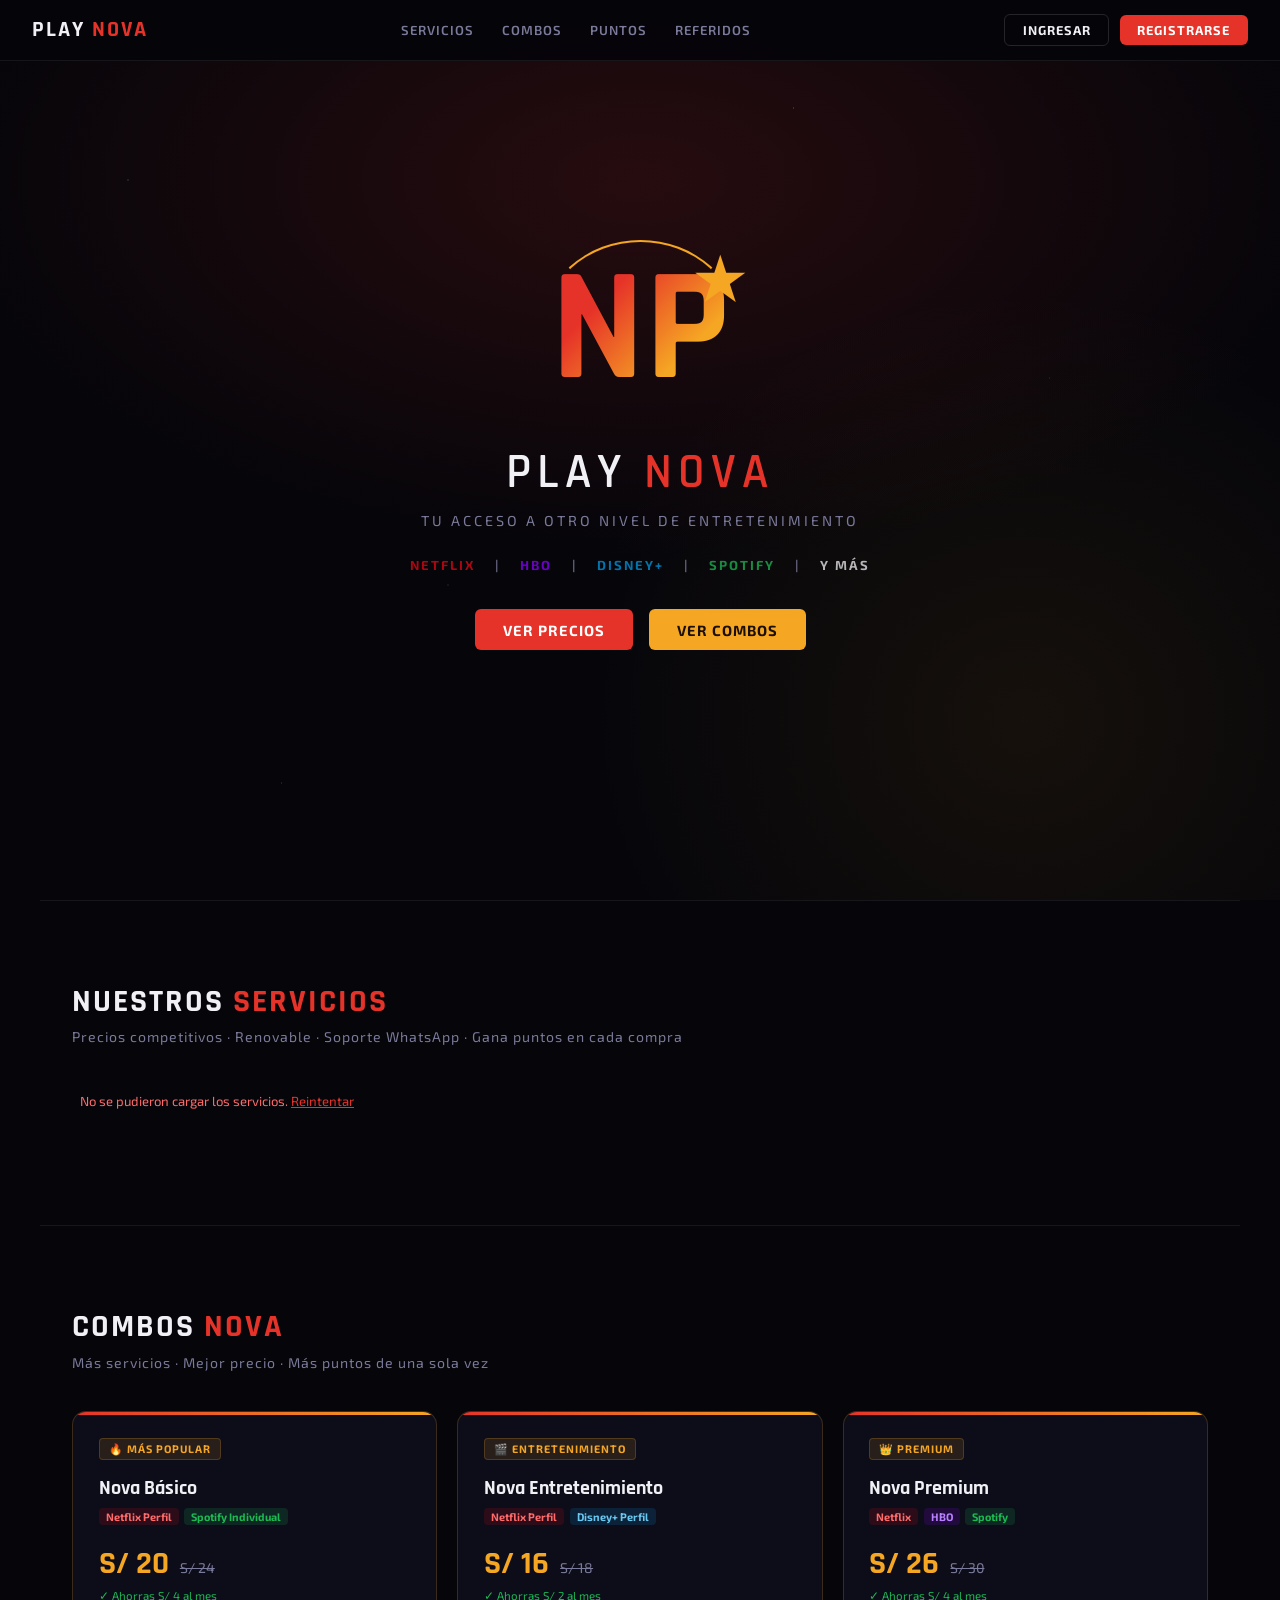
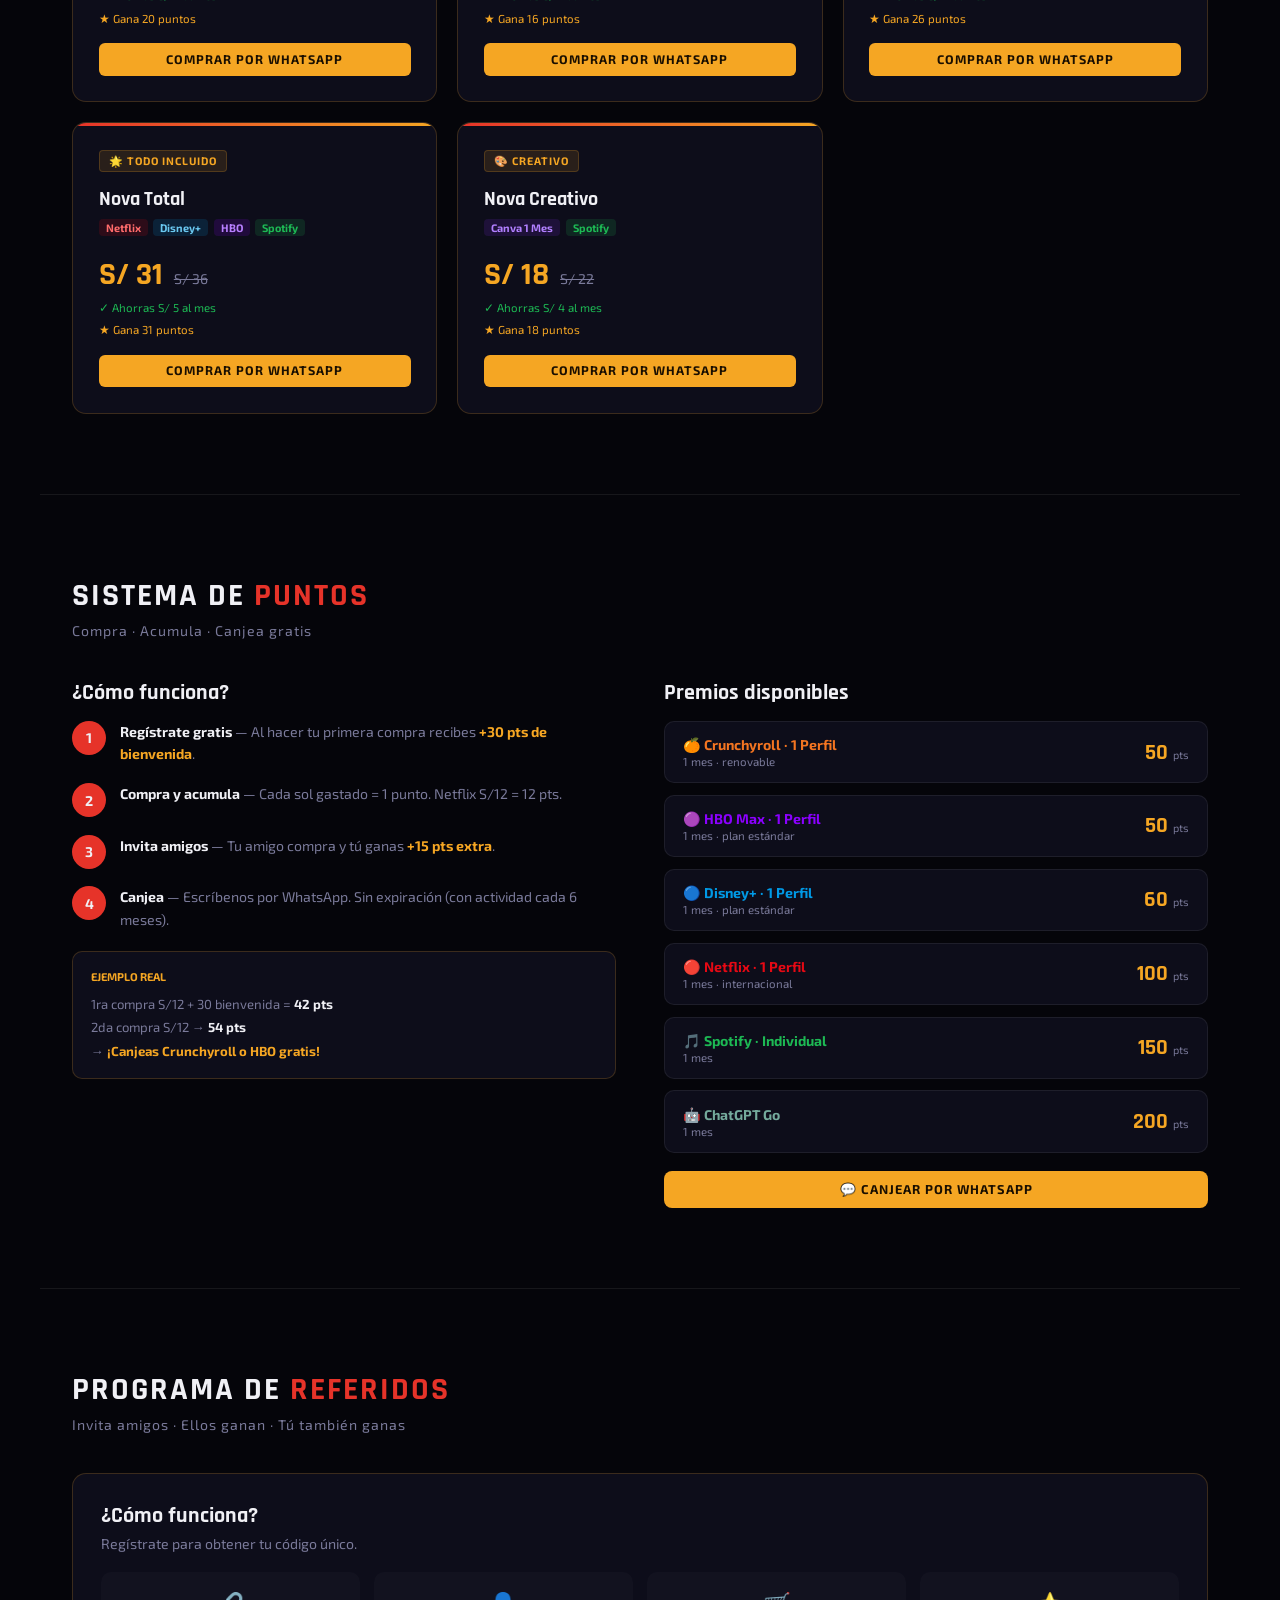
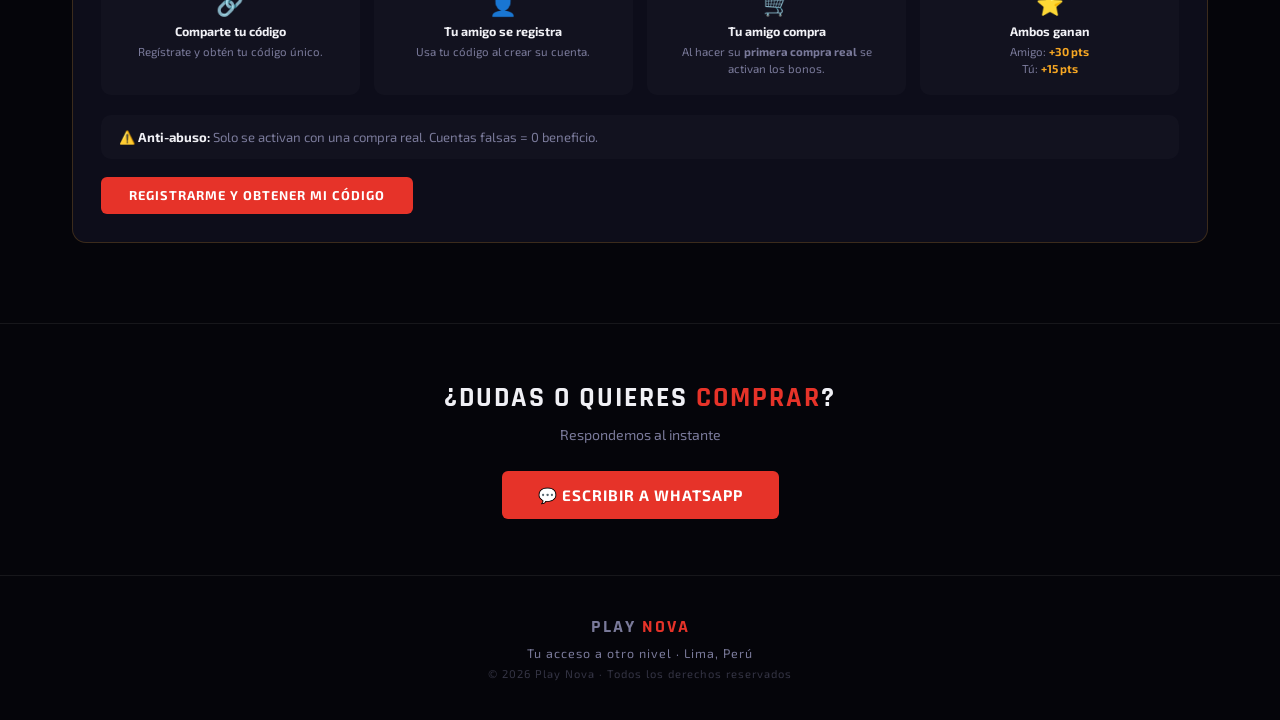
<file: playnova/admin.html>
<!DOCTYPE html>
<html lang="es">
<head>
<meta charset="UTF-8">
<meta name="viewport" content="width=device-width, initial-scale=1.0">
<title>Play Nova · Admin</title>
<link rel="stylesheet" href="css/admin.css">
<style>
/* ── CUENTAS / CREDENTIALS ── */
.acc-grid{display:grid;grid-template-columns:repeat(auto-fill,minmax(320px,1fr));gap:1rem;margin-top:1rem;}
.acc-card{background:var(--s1);border:1px solid var(--b1);border-radius:12px;padding:1.1rem;position:relative;transition:border-color .2s;}
.acc-card:hover{border-color:var(--b2);}
.acc-card-head{display:flex;align-items:center;justify-content:space-between;margin-bottom:.75rem;}
.acc-card-title{font-weight:700;font-size:.92rem;display:flex;align-items:center;gap:.45rem;}
.acc-card-cat{font-size:.62rem;font-weight:700;letter-spacing:1px;text-transform:uppercase;padding:2px 7px;border-radius:4px;background:rgba(255,255,255,.07);color:var(--mu);}
.acc-card-client{font-size:.72rem;color:var(--mu);margin-bottom:.7rem;}
.acc-card-client strong{color:var(--go);}
.acc-fields{display:flex;flex-direction:column;gap:.35rem;}
.acc-field{display:flex;gap:.5rem;align-items:center;font-size:.78rem;background:var(--s2);border-radius:6px;padding:.35rem .6rem;}
.acc-field-label{color:var(--mu);min-width:70px;font-size:.68rem;font-weight:700;text-transform:uppercase;letter-spacing:.5px;flex-shrink:0;}
.acc-field-val{color:var(--tx);font-family:monospace;font-size:.8rem;flex:1;word-break:break-all;}
.acc-field-val.empty{color:var(--mu);font-style:italic;font-family:'Exo 2',sans-serif;}
.acc-copy{background:none;border:none;cursor:pointer;color:var(--mu);font-size:.85rem;padding:0 .2rem;transition:color .2s;flex-shrink:0;}
.acc-copy:hover{color:var(--go);}
.acc-actions{display:flex;gap:.4rem;margin-top:.75rem;}
.acc-badge-exp{font-size:.65rem;padding:2px 6px;border-radius:4px;}
.acc-badge-exp.ok{background:rgba(29,185,84,.15);color:#1DB954;}
.acc-badge-exp.warn{background:rgba(245,166,35,.15);color:var(--go);}
.acc-badge-exp.exp{background:rgba(230,51,41,.15);color:#ff6b6b;}

/* Formulario de cuenta */
.acc-form-grid{display:grid;grid-template-columns:1fr 1fr;gap:.75rem;max-width:640px;}
@media(max-width:600px){.acc-form-grid{grid-template-columns:1fr;}}

/* Filtros */
.acc-filters{display:flex;gap:.5rem;flex-wrap:wrap;margin-bottom:1rem;align-items:center;}
.acc-filter-btn{padding:.35rem .85rem;border-radius:20px;font-size:.72rem;font-weight:700;letter-spacing:.5px;cursor:pointer;border:1px solid var(--b1);background:var(--s1);color:var(--mu);transition:all .2s;text-transform:uppercase;}
.acc-filter-btn:hover{border-color:var(--b2);color:var(--tx);}
.acc-filter-btn.on{background:var(--ac);color:#fff;border-color:var(--ac);}
.acc-search{background:var(--s1);border:1px solid var(--b1);border-radius:20px;padding:.35rem .9rem;color:var(--tx);font-family:'Exo 2',sans-serif;font-size:.78rem;outline:none;min-width:180px;transition:border-color .2s;}
.acc-search:focus{border-color:var(--ac);}

/* Copy toast */
#copyToast{position:fixed;bottom:1.5rem;right:1.5rem;background:var(--sp);color:#fff;padding:.5rem 1.1rem;border-radius:8px;font-size:.8rem;font-weight:700;z-index:9999;opacity:0;transform:translateY(10px);transition:all .25s;pointer-events:none;}
#copyToast.show{opacity:1;transform:translateY(0);}

/* ── LIGHT MODE ── */
body.light-mode{--bg:#f0f2f5;--s1:#ffffff;--s2:#f8f9fb;--b1:rgba(0,0,0,.08);--b2:rgba(0,0,0,.14);--tx:#1a1a2e;--mu:#6b7280;--ac:#e63329;--go:#d4870a;}
body.light-mode .aside{box-shadow:2px 0 12px rgba(0,0,0,.08);background:#fff;}
body.light-mode .dash-topbar{box-shadow:0 1px 4px rgba(0,0,0,.07);background:#fff;}
body.light-mode .scard{box-shadow:0 1px 4px rgba(0,0,0,.05);}
body.light-mode .dt tbody tr:hover{background:rgba(0,0,0,.03);}
body.light-mode .fi{background:#fff;border-color:rgba(0,0,0,.13);color:#1a1a2e;}
body.light-mode .fi:focus{border-color:var(--ac);}
body.light-mode .fi::placeholder{color:#9ca3af;}
body.light-mode select.fi option{background:#fff;color:#1a1a2e;}
body.light-mode .acc-card{box-shadow:0 1px 4px rgba(0,0,0,.05);}
body.light-mode .acc-field{background:var(--s2);}
body.light-mode .amitem{color:#6b7280;}
body.light-mode .amitem.on{color:var(--ac);}
body.light-mode .amitem:hover{color:#1a1a2e;}
body.light-mode .btn-out{color:#1a1a2e;}
body.light-mode ::-webkit-scrollbar-track{background:#e5e7eb;}
body.light-mode ::-webkit-scrollbar-thumb{background:rgba(0,0,0,.18);}
body.light-mode .profit-preview{background:#f3f4f6;}
.theme-toggle{display:flex;align-items:center;gap:.4rem;background:var(--s1);border:1px solid var(--b2);border-radius:20px;padding:.28rem .75rem;cursor:pointer;font-size:.73rem;font-weight:700;color:var(--mu);transition:all .2s;flex-shrink:0;white-space:nowrap;}
.theme-toggle:hover{border-color:var(--ac);color:var(--ac);}
</style>
</head>
<body>

<div id="copyToast">¡Copiado!</div>

<!-- MOBILE SIDEBAR OVERLAY -->
<div class="admin-sidebar-overlay" id="adminSidebarOverlay" onclick="closeAdminSidebar()"></div>

<!-- SIDEBAR -->
<div class="aside" id="adminAside">
  <div class="aside-logo">
    <div class="l">PLAY <span>NOVA</span></div>
    <div class="sub">Panel de Administración</div>
  </div>
  <div class="amenu">
    <div class="amenu-section">General</div>
    <div class="amitem on" data-tab="resumen" onclick="setAdminTab('resumen');closeAdminSidebar()"><span class="ico">📊</span>Resumen</div>
    <div class="amenu-section">Ventas</div>
    <div class="amitem" data-tab="venta" onclick="setAdminTab('venta');closeAdminSidebar()"><span class="ico">🛒</span>Registrar Venta</div>
    <div class="amitem" data-tab="historial" onclick="setAdminTab('historial');closeAdminSidebar()"><span class="ico">📋</span>Historial</div>
    <div class="amenu-section">Catálogo</div>
    <div class="amitem" data-tab="productos" onclick="setAdminTab('productos');closeAdminSidebar()"><span class="ico">📦</span>Productos</div>
    <div class="amitem" data-tab="addprod" onclick="setAdminTab('addprod');closeAdminSidebar()"><span class="ico">➕</span>Agregar Producto</div>
    <div class="amitem" data-tab="categorias" onclick="setAdminTab('categorias');closeAdminSidebar()"><span class="ico">🏷️</span>Categorías</div>
    <div class="amenu-section">Fidelización</div>
    <div class="amitem" data-tab="canjes" onclick="setAdminTab('canjes');closeAdminSidebar()"><span class="ico">🎁</span>Premios / Canjes</div>
    <div class="amenu-section">Clientes</div>
    <div class="amitem" data-tab="clientes" onclick="setAdminTab('clientes');closeAdminSidebar()"><span class="ico">👥</span>Ver Clientes</div>
    <div class="amitem" data-tab="cuentas" onclick="setAdminTab('cuentas');closeAdminSidebar()"><span class="ico">🔐</span>Cuentas Entregadas</div>
  </div>
  <div class="aside-foot">
    <div class="uinfo"><strong>Administrador</strong>Play Nova</div>
    <button class="btn btn-out btn-sm" onclick="closeDash()" style="width:100%;justify-content:center">🚪 Cerrar sesión</button>
  </div>
</div>

<!-- MAIN -->
<div class="dash-main">
  <div class="dash-topbar">
    <div style="display:flex;align-items:center;gap:.75rem">
      <button class="admin-ham" onclick="openAdminSidebar()" aria-label="Menú">
        <span></span><span></span><span></span>
      </button>
      <div class="dash-topbar-title" id="adminTabTitle">Resumen</div>
    </div>
    <span id="dashDate" style="font-size:.78rem;color:var(--mu)"></span>
    <button class="theme-toggle" id="themeToggle" onclick="toggleTheme()" title="Cambiar tema">
      <span id="themeIcon">☀️</span><span id="themeLabel">Claro</span>
    </button>
  </div>
  <div class="dash-content">

    <!-- RESUMEN -->
    <div class="apanel on" id="ap-resumen">
      <div class="stats-grid">
        <div class="scard"><div class="slabel">Ingresos</div><div class="sval g" id="stIncome">S/ 0</div></div>
        <div class="scard"><div class="slabel">Costos</div><div class="sval r" id="stCost">S/ 0</div></div>
        <div class="scard"><div class="slabel">Ganancia Neta</div><div class="sval y" id="stProfit">S/ 0</div></div>
        <div class="scard"><div class="slabel">Clientes</div><div class="sval" id="stClients">0</div></div>
        <div class="scard"><div class="slabel">Total Ventas</div><div class="sval" id="stSales">0</div></div>
        <div class="scard"><div class="slabel">Puntos Emitidos</div><div class="sval y" id="stPts">0</div></div>
        <div class="scard"><div class="slabel">Riesgo Puntos</div><div class="sval r" id="stPtsVal">S/ 0</div></div>
      </div>
      <div class="section-hd">Ventas recientes</div>
      <div style="overflow-x:auto"><table class="dt"><thead><tr><th>Fecha</th><th>Cliente</th><th>Servicio</th><th>Venta</th><th>Ganancia</th><th>Puntos</th></tr></thead><tbody id="recentSales"><tr><td colspan="6" style="text-align:center;color:var(--mu);padding:2rem">Cargando...</td></tr></tbody></table></div>
    </div>

    <!-- REGISTRAR VENTA -->
    <div class="apanel" id="ap-venta">
      <div class="section-hd">Registrar Venta</div>
      <div class="sale-form">
        <div class="fg" style="flex:2;min-width:150px"><label class="fl">Usuario Cliente</label><input class="fi" id="apUser" placeholder="usuario_cliente" onblur="checkFirstPurchase()"></div>
        <div class="fg" style="flex:3;min-width:200px"><label class="fl">Servicio</label>
          <select class="fi" id="apProduct" onchange="fillProduct()"><option value="">— Selecciona servicio —</option></select>
        </div>
        <div class="fg" style="flex:none;min-width:90px"><label class="fl">Venta S/</label><input class="fi" id="apSale" readonly style="color:var(--sp)"></div>
        <div class="fg" style="flex:none;min-width:90px"><label class="fl">Costo S/</label><input class="fi" id="apCost" readonly></div>
        <div class="fg" style="flex:none;min-width:90px"><label class="fl">Ganancia</label><input class="fi" id="apProfit" readonly style="color:var(--go)"></div>
        <div class="fg" style="flex:none;align-self:center">
          <div id="apFirstBadge" style="font-size:.75rem;color:var(--mu);padding:.4rem .75rem;background:var(--s2);border:1px solid var(--b1);border-radius:6px;min-width:90px;text-align:center">—</div>
        </div>
        <div class="fg" style="flex:none;align-self:flex-end"><button class="btn btn-red" onclick="addPoints()">Registrar</button></div>
      </div>
      <div id="apMsg" style="font-size:.82rem;margin-top:.35rem"></div>
    </div>

    <!-- HISTORIAL -->
    <div class="apanel" id="ap-historial">
      <div class="section-hd">Historial de Ventas</div>
      <div style="overflow-x:auto"><table class="dt"><thead><tr><th>Fecha</th><th>Cliente</th><th>Servicio</th><th>Venta</th><th>Costo</th><th>Ganancia</th><th>Puntos</th><th>Notas</th></tr></thead><tbody id="salesBody"><tr><td colspan="8" style="text-align:center;color:var(--mu);padding:2rem">Cargando...</td></tr></tbody></table></div>
    </div>

    <!-- PRODUCTOS -->
    <div class="apanel" id="ap-productos">
      <div class="section-hd">Catálogo de Productos <button class="btn btn-red btn-sm" onclick="setAdminTab('addprod')">+ Agregar</button></div>
      <div style="overflow-x:auto"><table class="dt"><thead><tr><th>Cat.</th><th>Nombre</th><th>Venta</th><th>Costo</th><th>Ganancia</th><th>Pts</th><th>Acción</th></tr></thead><tbody id="prodBody"><tr><td colspan="7" style="text-align:center;color:var(--mu);padding:2rem">Cargando...</td></tr></tbody></table></div>
    </div>

    <!-- AGREGAR PRODUCTO -->
    <div class="apanel" id="ap-addprod">
      <div class="section-hd" id="prodFormTitle">Agregar Producto</div>
      <input type="hidden" id="prodId">
      <div style="display:grid;grid-template-columns:1fr 1fr;gap:1rem;max-width:600px">
        <div class="fg"><label class="fl">Categoría</label>
          <select class="fi" id="prodCat"><option value="netflix">Netflix</option></select>
        </div>
        <div class="fg"><label class="fl">Nombre del producto</label><input class="fi" id="prodName" placeholder="ej: Perfil Internacional"></div>
        <div class="fg" style="grid-column:1/-1"><label class="fl">Descripción</label><input class="fi" id="prodDesc" placeholder="ej: 1 perfil · Renovable"></div>
        <div class="fg"><label class="fl">Precio Venta S/</label><input type="number" class="fi" id="prodSale" placeholder="12.00" oninput="calcPP()"></div>
        <div class="fg"><label class="fl">Costo Xtreme S/</label><input type="number" class="fi" id="prodCost" placeholder="8.80" oninput="calcPP()"></div>
      </div>
      <div class="profit-preview" style="max-width:600px">Ganancia: <strong style="color:var(--go)" id="ppProfit">S/ 0.00</strong> &nbsp;·&nbsp; Margen: <strong style="color:var(--go)" id="ppMargin">0%</strong></div>
      <div id="prodMsg" class="ferr"></div>
      <div style="display:flex;gap:.75rem;margin-top:.5rem">
        <button class="btn btn-red" onclick="saveProduct()">Guardar Producto</button>
        <button class="btn btn-out" onclick="resetProdForm()">Cancelar</button>
      </div>
    </div>

    <!-- CLIENTES -->
    <div class="apanel" id="ap-clientes">
      <div class="section-hd">Clientes Registrados</div>

      <!-- MODAL CANJE -->
      <div id="canjeModal" style="display:none;position:fixed;inset:0;z-index:500;background:rgba(0,0,0,.85);backdrop-filter:blur(8px);align-items:center;justify-content:center;">
        <div style="background:var(--s2);border:1px solid var(--b2);border-radius:16px;padding:2rem;width:100%;max-width:420px;margin:1rem;position:relative">
          <button onclick="closeCanjeModal()" style="position:absolute;top:.9rem;right:1.1rem;background:none;border:none;color:var(--mu);font-size:1.5rem;cursor:pointer">×</button>
          <div style="font-family:'Rajdhani',sans-serif;font-size:1.3rem;font-weight:700;margin-bottom:.25rem">🎁 Registrar Canje</div>
          <div id="canjeClientInfo" style="font-size:.8rem;color:var(--mu);margin-bottom:1.25rem"></div>
          <input type="hidden" id="canjeClientId">
          <input type="hidden" id="canjeClientUser">
          <div class="fg">
            <label class="fl">Premio canjeado</label>
            <select class="fi" id="canjeRewardSel">
              <option value="">— Selecciona un premio —</option>
            </select>
          </div>
          <div class="fg">
            <label class="fl">O escribe el premio manualmente</label>
            <input class="fi" id="canjeRewardManual" placeholder="ej: Netflix 1 Perfil 1 mes">
          </div>
          <div class="fg">
            <label class="fl">Puntos a descontar <span style="color:var(--ac)">*</span></label>
            <input type="number" class="fi" id="canjePts" placeholder="ej: 100" min="1" oninput="updateCanjePrev()">
          </div>
          <div id="canjePrev" style="background:var(--s1);border-radius:8px;padding:.7rem 1rem;font-size:.82rem;margin-bottom:.75rem;display:none">
            <div style="display:flex;justify-content:space-between">
              <span style="color:var(--mu)">Puntos actuales:</span>
              <strong id="canjePrevCur" style="color:var(--go)">—</strong>
            </div>
            <div style="display:flex;justify-content:space-between;margin-top:.25rem">
              <span style="color:var(--mu)">Puntos a descontar:</span>
              <strong id="canjePrevDes" style="color:#ff6b6b">—</strong>
            </div>
            <div style="display:flex;justify-content:space-between;margin-top:.25rem;border-top:1px solid var(--b1);padding-top:.25rem">
              <span style="color:var(--mu)">Quedarán:</span>
              <strong id="canjePrevRes" style="color:var(--sp)">—</strong>
            </div>
          </div>
          <div id="canjeMsg" class="ferr" style="margin-bottom:.5rem"></div>
          <button class="btn btn-red" style="width:100%;padding:.7rem;justify-content:center" onclick="doCanjeAdmin()">Confirmar Canje y Descontar Puntos</button>
        </div>
      </div>

      <div style="overflow-x:auto">
        <table class="dt">
          <thead><tr><th>Usuario</th><th>Teléfono</th><th>Puntos</th><th>Referido</th><th>Código</th><th>Registrado</th><th>Acción</th></tr></thead>
          <tbody id="clientsBody"><tr><td colspan="7" style="text-align:center;color:var(--mu);padding:2rem">Cargando...</td></tr></tbody>
        </table>
      </div>
    </div>

    <!-- CATEGORÍAS -->
    <div class="apanel" id="ap-categorias">
      <div class="section-hd">Gestión de Categorías</div>
      <div style="background:var(--s1);border:1px solid var(--b1);border-radius:10px;padding:1.25rem;max-width:520px;margin-bottom:1.5rem">
        <div style="font-family:'Rajdhani',sans-serif;font-size:1rem;font-weight:700;margin-bottom:.9rem" id="catFormTitle">Nueva Categoría</div>
        <input type="hidden" id="catId">
        <div style="display:grid;grid-template-columns:1fr 1fr;gap:.75rem;margin-bottom:.75rem">
          <div class="fg" style="margin:0"><label class="fl">Nombre</label><input class="fi" id="catName" placeholder="ej: Grok, Prime Video"></div>
          <div class="fg" style="margin:0"><label class="fl">Slug (clave)</label><input class="fi" id="catSlug" placeholder="ej: grok" style="text-transform:lowercase"></div>
          <div class="fg" style="margin:0"><label class="fl">Emoji / Ícono</label><input class="fi" id="catEmoji" placeholder="ej: 🤖" maxlength="4"></div>
          <div class="fg" style="margin:0"><label class="fl">Color hex</label><input class="fi" id="catColor" placeholder="#e63329" maxlength="9"></div>
        </div>
        <div id="catMsg" class="ferr" style="margin-bottom:.5rem"></div>
        <div style="display:flex;gap:.65rem">
          <button class="btn btn-red" onclick="saveCat()">Guardar</button>
          <button class="btn btn-out" onclick="resetCatForm()">Cancelar</button>
        </div>
      </div>
      <div style="font-family:'Rajdhani',sans-serif;font-size:1rem;font-weight:700;margin-bottom:.65rem">Categorías activas</div>
      <div class="cat-grid" id="catGrid"><div style="color:var(--mu);font-size:.85rem">Cargando...</div></div>
    </div>

    <!-- CANJES / PREMIOS -->
    <div class="apanel" id="ap-canjes">
      <div class="section-hd">
        Premios &amp; Canjes de Puntos
        <button class="btn btn-red btn-sm" onclick="showRewardForm()">+ Agregar Premio</button>
      </div>
      <div id="rewardFormWrap" style="display:none;background:var(--s1);border:1px solid var(--b1);border-radius:10px;padding:1.25rem;max-width:580px;margin-bottom:1.5rem">
        <div style="font-family:'Rajdhani',sans-serif;font-size:1rem;font-weight:700;margin-bottom:.9rem" id="rewardFormTitle">Nuevo Premio</div>
        <input type="hidden" id="rewardId">
        <div style="display:grid;grid-template-columns:1fr 1fr;gap:.75rem;margin-bottom:.75rem">
          <div class="fg" style="margin:0;grid-column:1/-1"><label class="fl">Nombre del premio</label><input class="fi" id="rewardName" placeholder="ej: Netflix · 1 Perfil"></div>
          <div class="fg" style="margin:0;grid-column:1/-1"><label class="fl">Descripción</label><input class="fi" id="rewardDesc" placeholder="ej: 1 mes · internacional"></div>
          <div class="fg" style="margin:0"><label class="fl">Puntos requeridos</label><input type="number" class="fi" id="rewardPts" placeholder="100" min="1"></div>
          <div class="fg" style="margin:0"><label class="fl">Color (hex)</label><input class="fi" id="rewardColor" placeholder="#e50914" maxlength="9"></div>
          <div class="fg" style="margin:0"><label class="fl">Emoji / Ícono</label><input class="fi" id="rewardEmoji" placeholder="🎬" maxlength="4"></div>
          <div class="fg" style="margin:0"><label class="fl">Estado</label>
            <select class="fi" id="rewardActive">
              <option value="true">✅ Activo (visible al cliente)</option>
              <option value="false">⛔ Inactivo (oculto)</option>
            </select>
          </div>
        </div>
        <div style="background:var(--s2);border-radius:8px;padding:.7rem 1rem;margin-bottom:.9rem;display:flex;align-items:center;gap:.75rem;font-size:.82rem">
          <span id="rpEmoji" style="font-size:1.4rem">🎁</span>
          <div>
            <div id="rpName" style="font-weight:700">Nombre del premio</div>
            <div id="rpDescPrev" style="font-size:.72rem;color:var(--mu)">Descripción</div>
          </div>
          <div style="margin-left:auto;font-family:'Rajdhani',sans-serif;font-size:1.5rem;font-weight:700" id="rpPts">0 <small style="font-size:.65rem;font-family:'Exo 2',sans-serif;color:var(--mu);font-weight:400">pts</small></div>
        </div>
        <div id="rewardMsg" class="ferr" style="margin-bottom:.5rem"></div>
        <div style="display:flex;gap:.65rem">
          <button class="btn btn-red" onclick="saveReward()">Guardar Premio</button>
          <button class="btn btn-out" onclick="resetRewardForm()">Cancelar</button>
        </div>
      </div>
      <div style="overflow-x:auto">
        <table class="dt" id="rewardsTable">
          <thead><tr><th>Premio</th><th>Descripción</th><th>Puntos</th><th>Estado</th><th>Acciones</th></tr></thead>
          <tbody id="rewardsBody"><tr><td colspan="5" style="text-align:center;color:var(--mu);padding:2rem">Cargando...</td></tr></tbody>
        </table>
      </div>
    </div>

    <!-- ══ CUENTAS ENTREGADAS ══ -->
    <div class="apanel" id="ap-cuentas">
      <div class="section-hd">
        Cuentas Entregadas a Clientes
        <button class="btn btn-red btn-sm" onclick="showAccForm()">+ Agregar Cuenta</button>
      </div>

      <!-- FORMULARIO -->
      <div id="accFormWrap" style="display:none;background:var(--s1);border:1px solid var(--b1);border-radius:10px;padding:1.25rem;max-width:680px;margin-bottom:1.5rem">
        <div style="font-family:'Rajdhani',sans-serif;font-size:1rem;font-weight:700;margin-bottom:.9rem" id="accFormTitle">Nueva Cuenta</div>
        <input type="hidden" id="accId">
        <div class="acc-form-grid">
          <div class="fg" style="margin:0">
            <label class="fl">Cliente / Nombre <span style="color:var(--mu);font-size:.62rem;font-weight:400;text-transform:none;letter-spacing:0">(opcional)</span></label>
            <input class="fi" id="accClient" placeholder="ej: María, Carlos, Juan Pérez..." list="accClientList" autocomplete="off">
            <datalist id="accClientList"></datalist>
          </div>
          <div class="fg" style="margin:0">
            <label class="fl">Servicio <span style="color:var(--ac)">*</span></label>
            <select class="fi" id="accService">
              <option value="">— Selecciona —</option>
              <option value="netflix">Netflix</option>
              <option value="hbo">HBO Max</option>
              <option value="disney">Disney+</option>
              <option value="spotify">Spotify</option>
              <option value="chatgpt">ChatGPT</option>
              <option value="canva">Canva</option>
              <option value="directv">DirecTV</option>
              <option value="crunchyroll">Crunchyroll</option>
            </select>
          </div>
          <div class="fg" style="margin:0">
            <label class="fl">Correo / Email</label>
            <input class="fi" id="accEmail" placeholder="correo@ejemplo.com" type="email">
          </div>
          <div class="fg" style="margin:0">
            <label class="fl">Contraseña</label>
            <div class="pass-wrap">
              <input class="fi" type="password" id="accPass" placeholder="contraseña de la cuenta">
              <button type="button" class="eye-btn" onclick="toggleEye('accPass',this)" tabindex="-1">👁</button>
            </div>
          </div>
          <div class="fg" style="margin:0">
            <label class="fl">Usuario / Perfil</label>
            <input class="fi" id="accUser" placeholder="ej: Perfil 2, juan123">
          </div>
          <div class="fg" style="margin:0">
            <label class="fl">PIN / Código</label>
            <input class="fi" id="accPin" placeholder="ej: 1234" maxlength="20">
          </div>
          <div class="fg" style="margin:0">
            <label class="fl">Vence el</label>
            <input class="fi" type="date" id="accExp">
          </div>
          <div class="fg" style="margin:0">
            <label class="fl">Notas internas</label>
            <input class="fi" id="accNotes" placeholder="ej: cuenta compartida con María">
          </div>
        </div>
        <div id="accMsg" class="ferr" style="margin-top:.5rem"></div>
        <div style="display:flex;gap:.65rem;margin-top:.9rem">
          <button class="btn btn-red" onclick="saveAcc()">Guardar Cuenta</button>
          <button class="btn btn-out" onclick="resetAccForm()">Cancelar</button>
        </div>
      </div>

      <!-- FILTROS -->
      <div class="acc-filters">
        <input class="acc-search" id="accSearch" placeholder="🔍 Buscar cliente o servicio..." oninput="filterAccounts()">
        <button class="acc-filter-btn on" data-af="all"   onclick="setAccFilter('all')">Todos</button>
        <button class="acc-filter-btn"    data-af="netflix"      onclick="setAccFilter('netflix')">Netflix</button>
        <button class="acc-filter-btn"    data-af="hbo"          onclick="setAccFilter('hbo')">HBO</button>
        <button class="acc-filter-btn"    data-af="disney"       onclick="setAccFilter('disney')">Disney+</button>
        <button class="acc-filter-btn"    data-af="spotify"      onclick="setAccFilter('spotify')">Spotify</button>
        <button class="acc-filter-btn"    data-af="crunchyroll"  onclick="setAccFilter('crunchyroll')">Crunchyroll</button>
        <button class="acc-filter-btn"    data-af="chatgpt"      onclick="setAccFilter('chatgpt')">ChatGPT</button>
      </div>

      <div class="acc-grid" id="accGrid">
        <div style="color:var(--mu);font-size:.85rem;grid-column:1/-1;padding:2rem;text-align:center">Cargando cuentas...</div>
      </div>
    </div>
    <!-- ══ /CUENTAS ══ -->

  </div>
</div>

<script src="js/config.js"></script>
<script src="js/admin.js"></script>
<script>
// ══════════════════════════════════════════════════════
// ── CUENTAS ENTREGADAS ────────────────────────────────
// ══════════════════════════════════════════════════════
let _accs = [], _accFilter = 'all';

const SVC_COLORS = {
  netflix:'#e50914', hbo:'#8B00FF', disney:'#0099e5', spotify:'#1DB954',
  chatgpt:'#74aa9c', canva:'#7D2AE8', directv:'#0099d8', crunchyroll:'#f47521'
};
const SVC_EMOJI = {
  netflix:'🔴', hbo:'🟣', disney:'🔵', spotify:'🎵',
  chatgpt:'🤖', canva:'🎨', directv:'📡', crunchyroll:'🍊'
};
const SVC_NAMES = {
  netflix:'Netflix', hbo:'HBO Max', disney:'Disney+', spotify:'Spotify',
  chatgpt:'ChatGPT', canva:'Canva', directv:'DirecTV', crunchyroll:'Crunchyroll'
};

function showAccForm(acc) {
  resetAccForm(false);
  document.getElementById('accFormWrap').style.display = 'block';
  document.getElementById('accFormWrap').scrollIntoView({ behavior:'smooth', block:'start' });
  if (acc) {
    document.getElementById('accFormTitle').textContent = 'Editar Cuenta';
    document.getElementById('accId').value       = acc.id;
    document.getElementById('accClient').value   = acc.client_username || '';
    document.getElementById('accService').value  = acc.service || '';
    document.getElementById('accEmail').value    = acc.email || '';
    document.getElementById('accPass').value     = acc.password || '';
    document.getElementById('accUser').value     = acc.profile_user || '';
    document.getElementById('accPin').value      = acc.pin || '';
    document.getElementById('accExp').value      = acc.expires_at ? acc.expires_at.split('T')[0] : '';
    document.getElementById('accNotes').value    = acc.notes || '';
  }
}

function resetAccForm(hide = true) {
  document.getElementById('accFormTitle').textContent = 'Nueva Cuenta';
  document.getElementById('accId').value       = '';
  document.getElementById('accClient').value   = '';
  document.getElementById('accService').value  = '';
  document.getElementById('accEmail').value    = '';
  document.getElementById('accPass').value     = '';
  document.getElementById('accUser').value     = '';
  document.getElementById('accPin').value      = '';
  document.getElementById('accExp').value      = '';
  document.getElementById('accNotes').value    = '';
  document.getElementById('accMsg').textContent = '';
  if (hide) document.getElementById('accFormWrap').style.display = 'none';
}

async function saveAcc() {
  const id      = document.getElementById('accId').value;
  const client  = document.getElementById('accClient').value.trim();
  const service = document.getElementById('accService').value;
  const email   = document.getElementById('accEmail').value.trim();
  const pass    = document.getElementById('accPass').value.trim();
  const user    = document.getElementById('accUser').value.trim();
  const pin     = document.getElementById('accPin').value.trim();
  const exp     = document.getElementById('accExp').value;
  const notes   = document.getElementById('accNotes').value.trim();
  const mE      = document.getElementById('accMsg');
  mE.textContent = '';

  if (!service) { mE.textContent = 'Selecciona un servicio'; return; }

  const body = {
    client_username: client || null,
    service,
    email: email || null,
    password: pass || null,
    profile_user: user || null,
    pin: pin || null,
    expires_at: exp ? exp : null,
    notes: notes || null
  };

  try {
    const url = id ? `${SB}/pn_accounts?id=eq.${id}` : `${SB}/pn_accounts`;
    const method = id ? 'PATCH' : 'POST';
    const res = await fetch(url, { method, headers: H, body: JSON.stringify(body) });
    if (res.ok) {
      resetAccForm();
      await loadAccounts();
    } else {
      const e = await res.json();
      // Si la tabla no existe, mostrar instrucciones
      if (e.code === '42P01' || (e.message && e.message.includes('does not exist'))) {
        mE.style.color = 'var(--go)';
        mE.textContent = '⚠️ Tabla pn_accounts no existe. Créala en Supabase SQL Editor (ver consola para el SQL).';
        console.log('%c📋 CREA ESTA TABLA EN SUPABASE:', 'color:orange;font-weight:bold');
        console.log(`
CREATE TABLE pn_accounts (
  id uuid DEFAULT gen_random_uuid() PRIMARY KEY,
  client_username text,
  service text NOT NULL,
  email text,
  password text,
  profile_user text,
  pin text,
  expires_at date,
  notes text,
  created_at timestamptz DEFAULT now()
);`);
      } else {
        mE.textContent = 'Error: ' + (e.message || 'intenta de nuevo');
      }
    }
  } catch (e) {
    mE.textContent = 'Error de conexión';
  }
}

async function deleteAcc(id, client, svc) {
  if (!confirm(`¿Eliminar la cuenta de ${SVC_NAMES[svc] || svc} para "${client}"?`)) return;
  try {
    await fetch(`${SB}/pn_accounts?id=eq.${id}`, { method: 'DELETE', headers: H });
  } catch (e) {}
  await loadAccounts();
}

async function loadAccounts() {
  const grid = document.getElementById('accGrid');
  grid.innerHTML = '<div style="color:var(--mu);font-size:.85rem;grid-column:1/-1;padding:2rem;text-align:center">Cargando...</div>';
  try {
    const r = await fetch(`${SB}/pn_accounts?select=*&order=created_at.desc`, { headers: HG });
    if (!r.ok) {
      const e = await r.json();
      if (e.code === '42P01' || (e.message && e.message.includes('does not exist'))) {
        grid.innerHTML = `<div style="grid-column:1/-1;background:var(--s1);border:1px solid rgba(245,166,35,.2);border-radius:10px;padding:1.5rem;font-size:.85rem;line-height:1.8">
          <div style="font-family:'Rajdhani',sans-serif;font-size:1.1rem;font-weight:700;color:var(--go);margin-bottom:.75rem">⚠️ Tabla no existe en la base de datos</div>
          <p style="color:var(--mu);margin-bottom:.75rem">Ejecuta este SQL en tu <strong style="color:var(--tx)">Supabase → SQL Editor</strong>:</p>
          <pre style="background:var(--s2);border-radius:8px;padding:1rem;font-size:.75rem;overflow-x:auto;color:#7dd3fc;border:1px solid rgba(125,211,252,.15)">CREATE TABLE pn_accounts (
  id uuid DEFAULT gen_random_uuid() PRIMARY KEY,
  client_username text,
  service text NOT NULL,
  email text,
  password text,
  profile_user text,
  pin text,
  expires_at date,
  notes text,
  created_at timestamptz DEFAULT now()
);</pre>
          <button class="btn btn-red btn-sm" style="margin-top:.75rem" onclick="loadAccounts()">🔄 Reintentar</button>
        </div>`;
        return;
      }
      throw new Error('fetch');
    }
    _accs = await r.json();

    // Poblar autocomplete de clientes
    try {
      const cr = await fetch(`${SB}/pn_users?role=eq.client&select=username&order=username`, { headers: HG });
      if (cr.ok) {
        const cls = await cr.json();
        document.getElementById('accClientList').innerHTML = cls.map(c => `<option value="${c.username}">`).join('');
      }
    } catch(e) {}

    renderAccounts();
  } catch (e) {
    grid.innerHTML = `<div style="grid-column:1/-1;text-align:center;padding:2rem;color:#ff6b6b">Error al cargar cuentas. <button onclick="loadAccounts()" class="btn btn-red btn-sm" style="margin-left:.5rem">Reintentar</button></div>`;
  }
}

function setAccFilter(f) {
  _accFilter = f;
  document.querySelectorAll('.acc-filter-btn').forEach(b => b.classList.toggle('on', b.getAttribute('data-af') === f));
  renderAccounts();
}

function filterAccounts() {
  renderAccounts();
}

function getExpStatus(exp) {
  if (!exp) return null;
  const d = new Date(exp), now = new Date();
  now.setHours(0,0,0,0);
  const diff = Math.ceil((d - now) / 86400000);
  if (diff < 0) return { cls:'exp', label:'Vencido' };
  if (diff <= 5) return { cls:'warn', label:`Vence en ${diff}d` };
  return { cls:'ok', label:`Vence ${d.toLocaleDateString('es-PE',{day:'2-digit',month:'2-digit'})}` };
}

// ══════════════════════════════════════════════════════
// ── CANJE DESDE ADMIN ─────────────────────────────────
// ══════════════════════════════════════════════════════
let _canjeClient = null;
let _canjeRewards = [];

async function openCanjeModal(client) {
  _canjeClient = client;
  document.getElementById('canjeClientId').value   = client.id;
  document.getElementById('canjeClientUser').value = client.username;
  document.getElementById('canjeClientInfo').textContent = `Cliente: ${client.username} · Puntos actuales: ★ ${client.points || 0}`;
  document.getElementById('canjePts').value          = '';
  document.getElementById('canjeRewardManual').value = '';
  document.getElementById('canjeMsg').textContent    = '';
  document.getElementById('canjePrev').style.display = 'none';

  try {
    const r = await fetch(`${SB}/pn_rewards?active=eq.true&select=*&order=points_required`, { headers: HG });
    _canjeRewards = r.ok ? await r.json() : [];
  } catch(e) { _canjeRewards = []; }

  const sel = document.getElementById('canjeRewardSel');
  sel.innerHTML = '<option value="">— Selecciona un premio —</option>' +
    _canjeRewards.map(rw => `<option value="${rw.id}" data-pts="${rw.points_required}">${rw.emoji || '🎁'} ${rw.name} (${rw.points_required} pts)</option>`).join('');

  sel.onchange = () => {
    const opt = sel.options[sel.selectedIndex];
    if (opt && opt.dataset.pts) {
      document.getElementById('canjePts').value = opt.dataset.pts;
      updateCanjePrev();
    }
  };

  document.getElementById('canjeModal').style.display = 'flex';
}

function closeCanjeModal() {
  document.getElementById('canjeModal').style.display = 'none';
  _canjeClient = null;
}

function updateCanjePrev() {
  const pts = parseInt(document.getElementById('canjePts').value) || 0;
  const cur = _canjeClient ? (_canjeClient.points || 0) : 0;
  const prev = document.getElementById('canjePrev');
  if (pts > 0) {
    prev.style.display = 'block';
    document.getElementById('canjePrevCur').textContent = `★ ${cur}`;
    document.getElementById('canjePrevDes').textContent = `- ${pts}`;
    const res = cur - pts;
    document.getElementById('canjePrevRes').textContent = `★ ${res}`;
    document.getElementById('canjePrevRes').style.color = res < 0 ? '#ff6b6b' : 'var(--sp)';
  } else {
    prev.style.display = 'none';
  }
}

async function doCanjeAdmin() {
  const clientId   = document.getElementById('canjeClientId').value;
  const clientUser = document.getElementById('canjeClientUser').value;
  const pts        = parseInt(document.getElementById('canjePts').value);
  const rewardSel  = document.getElementById('canjeRewardSel').value;
  const rewardMan  = document.getElementById('canjeRewardManual').value.trim();
  const mE         = document.getElementById('canjeMsg');
  mE.style.color   = '#ff6b6b';
  mE.textContent   = '';

  if (!pts || pts < 1) { mE.textContent = 'Ingresa los puntos a descontar'; return; }

  const cur = _canjeClient ? (_canjeClient.points || 0) : 0;
  if (pts > cur) { mE.textContent = `El cliente solo tiene ${cur} puntos, no puede canjear ${pts}`; return; }

  let rewardName = rewardMan;
  if (!rewardName && rewardSel) {
    const rw = _canjeRewards.find(r => r.id === rewardSel);
    rewardName = rw ? rw.name : 'Premio canjeado';
  }
  if (!rewardName) { mE.textContent = 'Escribe o selecciona el premio'; return; }

  const newPts = cur - pts;

  try {
    const r1 = await fetch(`${SB}/pn_users?id=eq.${clientId}`, {
      method: 'PATCH', headers: H,
      body: JSON.stringify({ points: newPts })
    });
    if (!r1.ok) throw new Error('patch');

    await fetch(`${SB}/pn_sales`, {
      method: 'POST', headers: H,
      body: JSON.stringify({
        client_username: clientUser,
        service_name: `🎁 Canje: ${rewardName}`,
        sale_price: 0,
        cost_price: 0,
        points_given: -pts,
        notes: `Canje aprobado por admin · -${pts} pts`
      })
    });

    if (_canjeClient) _canjeClient.points = newPts;
    closeCanjeModal();
    await loadClients();
    await loadStats();

    const t = document.getElementById('copyToast');
    t.textContent = `✓ Canje OK · ${clientUser} quedó con ★ ${newPts}`;
    t.style.background = 'var(--sp)';
    t.classList.add('show');
    setTimeout(() => { t.classList.remove('show'); t.textContent = '¡Copiado!'; }, 3200);

  } catch(e) {
    mE.textContent = 'Error al procesar el canje. Intenta de nuevo.';
  }
}

function copyVal(val, btn) {
  if (!val) return;
  navigator.clipboard.writeText(val).then(() => {
    const t = document.getElementById('copyToast');
    t.classList.add('show');
    if (btn) { const orig = btn.textContent; btn.textContent = '✓'; setTimeout(() => btn.textContent = orig, 1200); }
    setTimeout(() => t.classList.remove('show'), 1800);
  });
}

function renderAccounts() {
  const grid = document.getElementById('accGrid');
  const search = (document.getElementById('accSearch').value || '').toLowerCase();

  let list = _accs.filter(a => {
    if (_accFilter !== 'all' && a.service !== _accFilter) return false;
    if (search) {
      const hay = `${a.client_username} ${a.service} ${a.email || ''} ${a.profile_user || ''}`.toLowerCase();
      if (!hay.includes(search)) return false;
    }
    return true;
  });

  if (!list.length) {
    grid.innerHTML = '<div style="color:var(--mu);font-size:.85rem;grid-column:1/-1;padding:2rem;text-align:center">No se encontraron cuentas.</div>';
    return;
  }

  grid.innerHTML = list.map(a => {
    const color = SVC_COLORS[a.service] || 'var(--ac)';
    const emoji = SVC_EMOJI[a.service] || '🔐';
    const svcName = SVC_NAMES[a.service] || a.service;
    const exp = getExpStatus(a.expires_at);
    const esc = JSON.stringify(a).replace(/"/g, '&quot;');

    const field = (label, val) => {
      if (!val) return '';
      return `<div class="acc-field">
        <span class="acc-field-label">${label}</span>
        <span class="acc-field-val">${val}</span>
        <button class="acc-copy" onclick="copyVal('${val.replace(/'/g,"\\'")}',this)" title="Copiar">📋</button>
      </div>`;
    };

    return `<div class="acc-card">
      <div class="acc-card-head">
        <div class="acc-card-title">
          <span style="font-size:1.2rem">${emoji}</span>
          <span style="color:${color}">${svcName}</span>
          ${exp ? `<span class="acc-badge-exp ${exp.cls}">${exp.label}</span>` : ''}
        </div>
        <span class="acc-card-cat">${a.service}</span>
      </div>
      <div class="acc-card-client">Cliente: <strong>${a.client_username}</strong></div>
      <div class="acc-fields">
        ${field('Correo', a.email)}
        ${field('Contraseña', a.password)}
        ${field('Usuario', a.profile_user)}
        ${field('PIN', a.pin)}
        ${!a.email && !a.password && !a.profile_user && !a.pin ? `<div class="acc-field"><span class="acc-field-val empty">Sin credenciales registradas</span></div>` : ''}
      </div>
      ${a.notes ? `<div style="font-size:.72rem;color:var(--mu);margin-top:.55rem;padding-top:.55rem;border-top:1px solid var(--b1)">📝 ${a.notes}</div>` : ''}
      <div class="acc-actions">
        <button class="btn btn-out btn-sm" onclick='showAccForm(${esc})'>✏️ Editar</button>
        <button class="btn btn-sm" style="background:rgba(230,51,41,.12);color:#ff6b6b;border:none" onclick="deleteAcc('${a.id}','${a.client_username}','${a.service}')">🗑</button>
      </div>
    </div>`;
  }).join('');
}

// ── OVERRIDE loadClients para agregar botón de canje ──
window.loadClients = async function() {
  const r = await fetch(`${SB}/pn_users?role=eq.client&select=*&order=created_at.desc`, { headers: HG });
  const cls = await r.json();
  const b = document.getElementById('clientsBody');
  b.innerHTML = cls.length ? cls.map(c => {
    const clientEsc = JSON.stringify(c).replace(/"/g, '&quot;');
    return `<tr>
      <td><strong>${c.username}</strong></td>
      <td style="color:var(--mu)">${c.phone || '—'}</td>
      <td><span class="tag tag-y">★ ${c.points}</span></td>
      <td style="color:var(--mu);font-size:.78rem">${c.referred_by ? '✓ Sí' : '—'}</td>
      <td style="font-family:monospace;font-size:.78rem;color:var(--go)">${c.referral_code || '—'}</td>
      <td style="color:var(--mu);font-size:.78rem">${new Date(c.created_at).toLocaleDateString('es-PE')}</td>
      <td>
        <button class="btn btn-sm" style="background:rgba(245,166,35,.15);color:var(--go);border:none;white-space:nowrap"
          onclick='openCanjeModal(${clientEsc})'>🎁 Canjear</button>
      </td>
    </tr>`;
  }).join('') : '<tr><td colspan="7" style="text-align:center;color:var(--mu);padding:2rem">Sin clientes</td></tr>';
};

// ── TEMA CLARO / OSCURO ──────────────────────────────
function toggleTheme() {
  const isLight = document.body.classList.contains('light-mode');
  if (isLight) {
    document.body.classList.remove('light-mode');
    document.getElementById('themeIcon').textContent  = '☀️';
    document.getElementById('themeLabel').textContent = 'Claro';
    localStorage.setItem('pn_theme', 'dark');
  } else {
    document.body.classList.add('light-mode');
    document.getElementById('themeIcon').textContent  = '🌙';
    document.getElementById('themeLabel').textContent = 'Oscuro';
    localStorage.setItem('pn_theme', 'light');
  }
}

// Aplicar tema al cargar (default: claro)
(function() {
  const saved = localStorage.getItem('pn_theme');
  if (saved !== 'dark') {
    document.body.classList.add('light-mode');
  }
  document.addEventListener('DOMContentLoaded', () => {
    const isLight = document.body.classList.contains('light-mode');
    const icon  = document.getElementById('themeIcon');
    const label = document.getElementById('themeLabel');
    if (icon)  icon.textContent  = isLight ? '🌙' : '☀️';
    if (label) label.textContent = isLight ? 'Oscuro' : 'Claro';
  });
})();
</script>
</body>
</html>
</file>
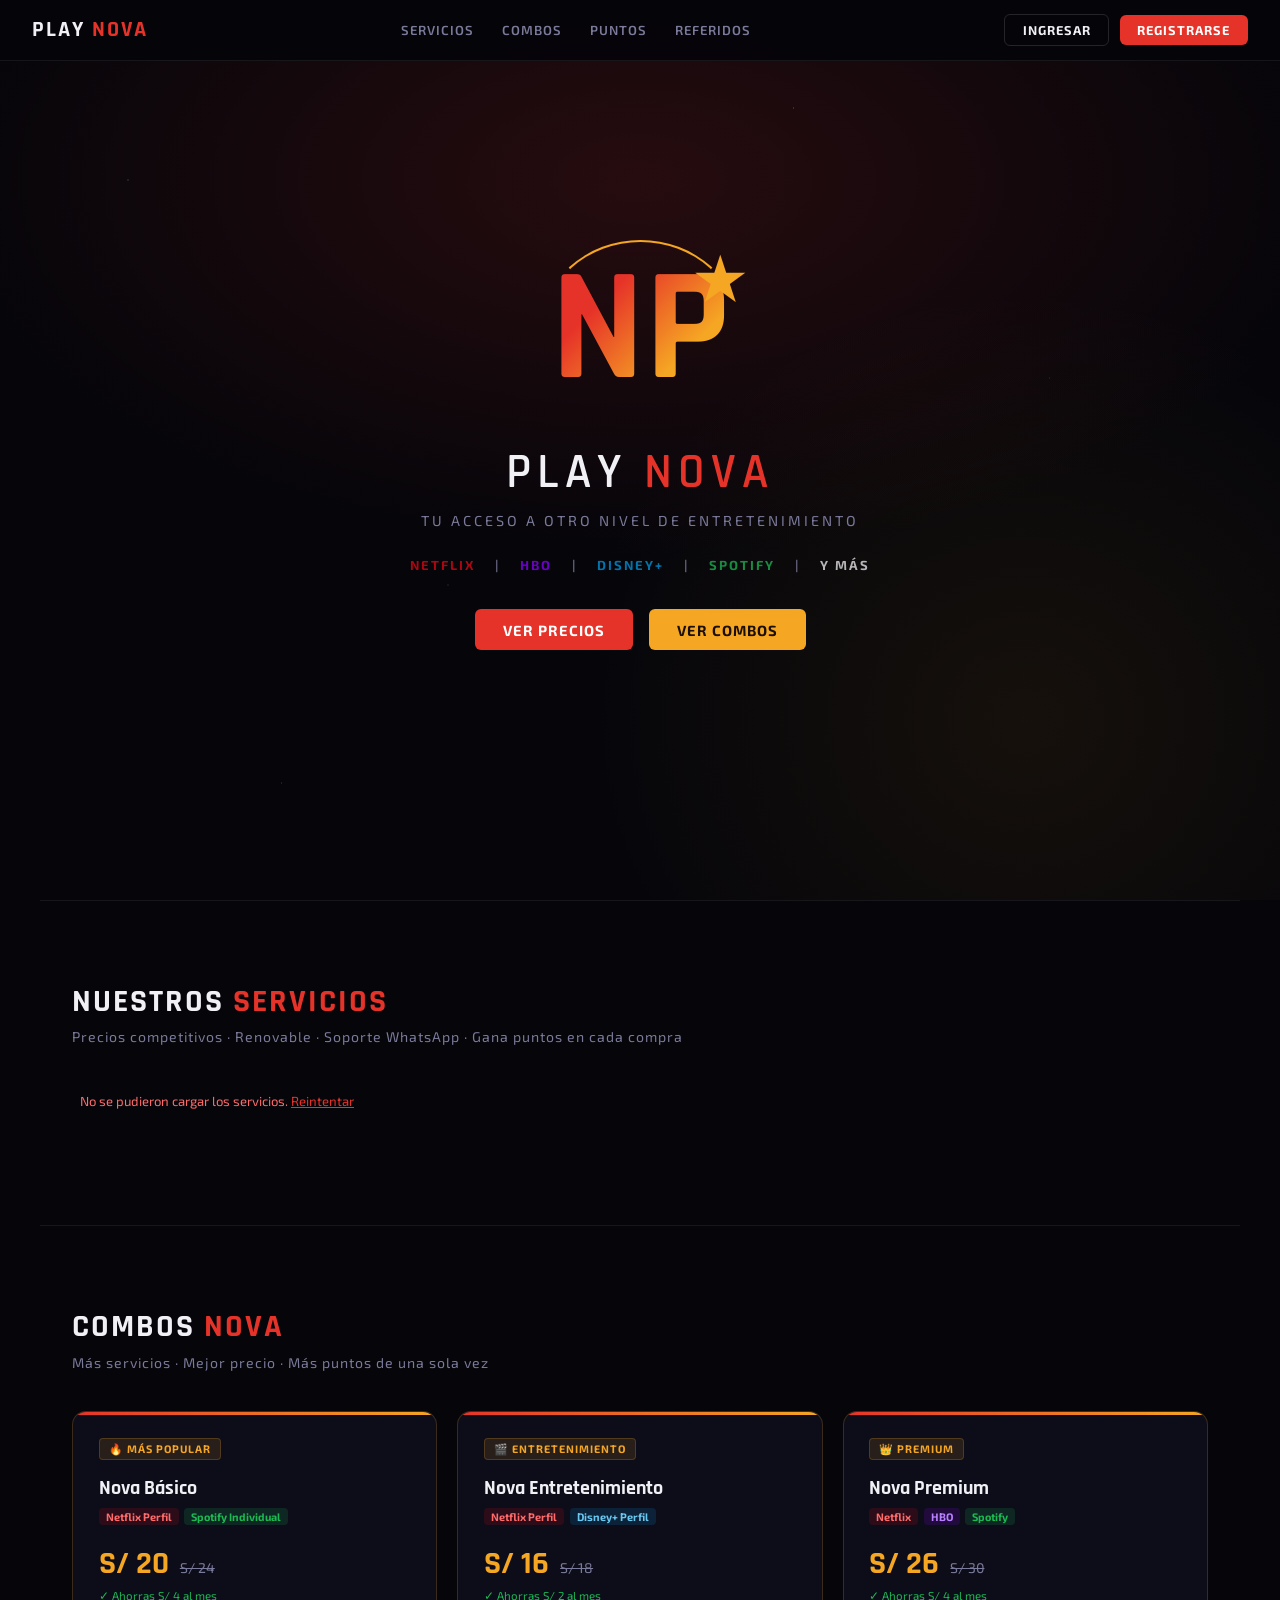
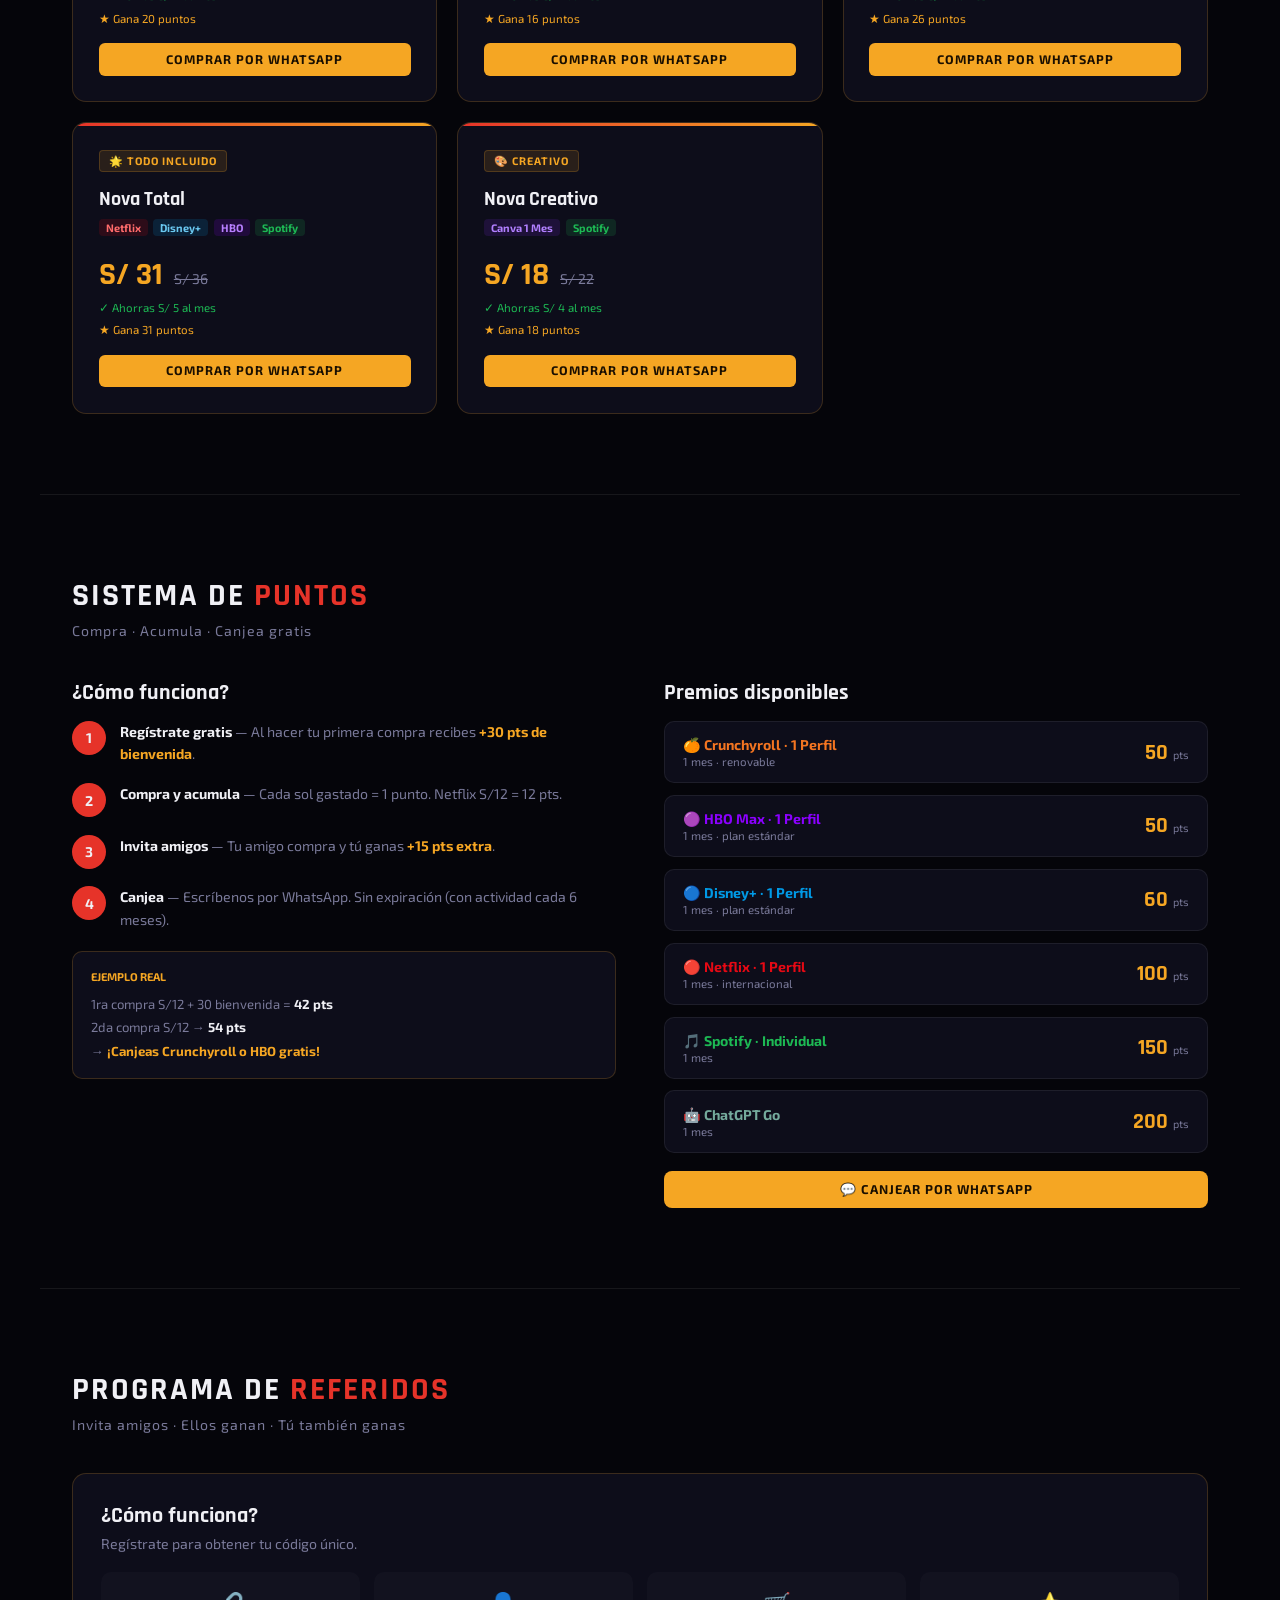
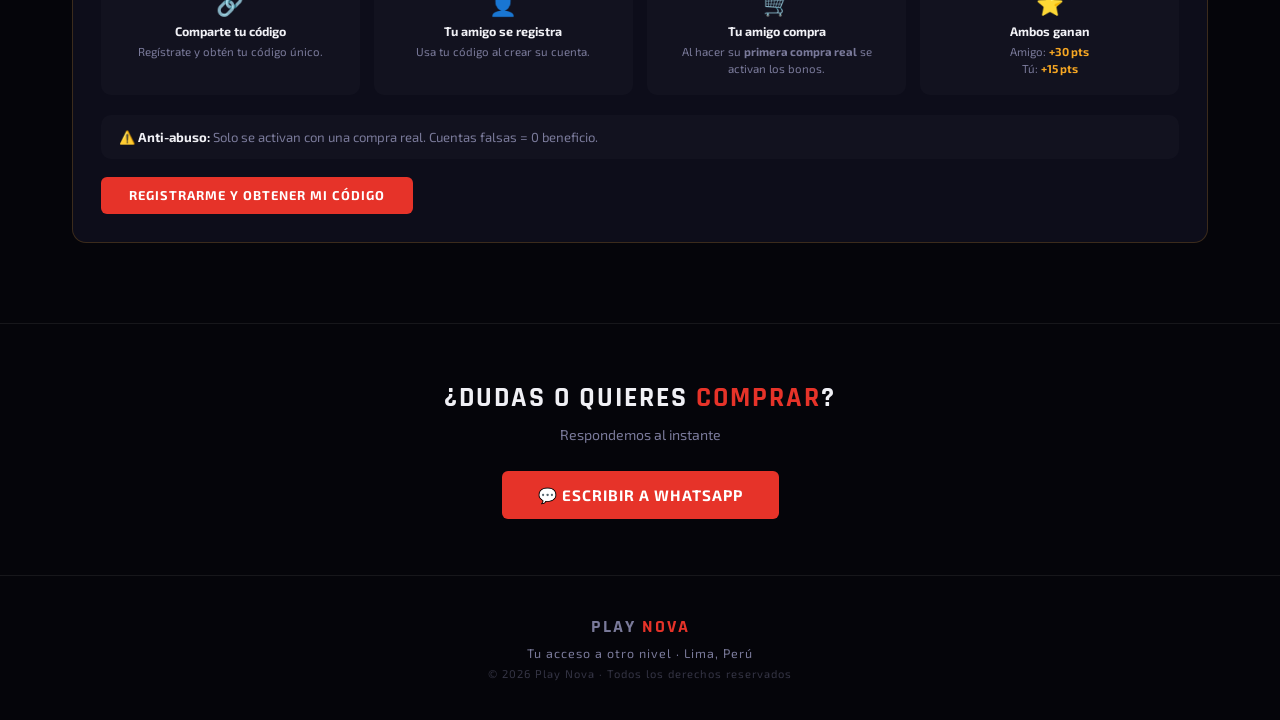
<file: playnova/client.html>
<!DOCTYPE html>
<html lang="es">
<head>
<meta charset="UTF-8">
<meta name="viewport" content="width=device-width, initial-scale=1.0">
<title>Play Nova · Mi Cuenta</title>
<link rel="stylesheet" href="css/client.css">
</head>
<body style="margin:0;padding:0;height:100vh;display:flex;flex-direction:column;overflow:hidden;">

<!-- CLIENT SIDEBAR OVERLAY -->
<div class="client-sidebar-overlay" id="cSidebarOverlay" onclick="closeSidebar()"></div>

<!-- CLIENT SIDEBAR (Gmail style) -->
<div class="client-sidebar" id="cSidebar">
  <div class="csb-header">
    <div class="csb-avatar" id="csbAvatar">D</div>
    <div class="csb-userinfo">
      <div class="csb-username" id="csbUsername">Usuario</div>
      <div class="csb-pts">★ <span id="csbPts">0</span> puntos</div>
    </div>
  </div>
  <div class="csb-nav">
    <div class="csb-item on" id="csb-puntos" onclick="setCTab('puntos');closeSidebar()"><span class="csb-ico">⭐</span>Mis Puntos</div>
    <div class="csb-item" id="csb-servicios" onclick="setCTab('servicios');closeSidebar()"><span class="csb-ico">📺</span>Servicios</div>
    <div class="csb-item" id="csb-combos" onclick="setCTab('combos');closeSidebar()"><span class="csb-ico">🔥</span>Combos</div>
    <div class="csb-item" id="csb-historial" onclick="setCTab('historial');closeSidebar()"><span class="csb-ico">📋</span>Historial</div>
    <div class="csb-divider"></div>
    <div class="csb-item" style="color:var(--mu);font-size:.78rem;cursor:default;padding:.4rem 1rem">PLAY <span style="color:var(--ac)">NOVA</span></div>
  </div>
  <div class="csb-footer">
    <div class="csb-logout" onclick="closeDash()">
      <span class="csb-ico">🚪</span>Cerrar sesión
    </div>
  </div>
</div>

<!-- TOPBAR -->
<div class="client-topbar">
  <div style="display:flex;align-items:center;gap:.75rem">
    <button class="ham-btn" onclick="openSidebar()" aria-label="Menú">
      <span></span><span></span><span></span>
    </button>
    <div class="logo" style="font-size:1.1rem">PLAY <span>NOVA</span></div>
    <div class="client-nav">
      <div class="cnav-item on" data-tab="puntos" onclick="setCTab('puntos')">⭐ Mis Puntos</div>
      <div class="cnav-item" data-tab="servicios" onclick="setCTab('servicios')">📺 Servicios</div>
      <div class="cnav-item" data-tab="combos" onclick="setCTab('combos')">🔥 Combos</div>
      <div class="cnav-item" data-tab="historial" onclick="setCTab('historial')">📋 Historial</div>
    </div>
  </div>
  <div style="display:flex;align-items:center;gap:.65rem">
    <span class="ctb-welcome" style="font-size:.8rem;color:var(--mu)">Bienvenido, <strong id="clientUsername" style="color:var(--tx)"></strong></span>
    <div style="font-family:'Rajdhani',sans-serif;font-size:.95rem;font-weight:700;color:var(--go);white-space:nowrap">★ <span id="clientPts">0</span></div>
    <button class="btn btn-out btn-sm" onclick="closeDash()" style="white-space:nowrap">Salir</button>
  </div>
</div>

<!-- BODY -->
<div class="client-body">

  <!-- PUNTOS -->
  <div class="client-panel on" id="cp-puntos">
    <div class="pts-hero">
      <div>
        <div class="pts-big" id="cPtsBig">0</div>
        <div style="font-size:.78rem;color:var(--mu);margin-top:.3rem">puntos acumulados</div>
      </div>
      <div class="pts-info">
        <h3>Mis Puntos Nova</h3>
        <p>Cada sol que gastas = 1 punto.<br>Primera compra: +30 pts de bienvenida.<br>Referido activado: +15 pts extra.</p>
        <a id="canjearLink" href="#" target="_blank" class="btn btn-go" style="margin-top:.9rem;text-decoration:none;padding:.5rem 1.25rem">💬 Canjear por WhatsApp</a>
      </div>
    </div>
    <div class="ref-code" id="cRefBox">
      <div style="font-size:.72rem;color:var(--mu);text-transform:uppercase;letter-spacing:1px;margin-bottom:.4rem;font-weight:700">Mi código de referido</div>
      <div class="ref-code-val" id="cRefCode" onclick="copyCode()">---</div>
      <div style="font-size:.72rem;color:var(--mu);margin-top:.4rem">Clic para copiar · Cuando tu amigo compre, ganas +15 pts</div>
    </div>
    <div style="font-family:'Rajdhani',sans-serif;font-size:1.1rem;font-weight:700;margin-bottom:.75rem">Mis canjes disponibles</div>
    <div class="reward-grid" id="cRewardGrid"></div>
  </div>

  <!-- SERVICIOS -->
  <div class="client-panel" id="cp-servicios">
    <div style="font-family:'Rajdhani',sans-serif;font-size:1.5rem;font-weight:700;margin-bottom:.4rem">Servicios <span style="color:var(--ac)">Disponibles</span></div>
    <p style="color:var(--mu);font-size:.85rem;margin-bottom:1.5rem">Compra y acumula puntos · Botón directo a WhatsApp</p>
    <div class="svc-tabs" id="cSvcTabs"></div>
    <div id="cSvcGrid" style="display:grid;grid-template-columns:repeat(auto-fill,minmax(260px,1fr));gap:1rem"></div>
  </div>

  <!-- COMBOS -->
  <div class="client-panel" id="cp-combos">
    <div style="font-family:'Rajdhani',sans-serif;font-size:1.5rem;font-weight:700;margin-bottom:.4rem">Combos <span style="color:var(--ac)">Nova</span></div>
    <p style="color:var(--mu);font-size:.85rem;margin-bottom:1.5rem">Más servicios · Mejor precio · Más puntos</p>
    <div class="cgrid">
      <div class="ccard"><div class="ctag">🔥 Más popular</div><div class="cname">Nova Básico</div><div class="csvcs"><span class="cs" style="background:rgba(229,9,20,.15);color:#ff6b6b">Netflix Perfil</span><span class="cs" style="background:rgba(29,185,84,.15);color:#1DB954">Spotify</span></div><div class="cpricing"><span class="cnew">S/ 20</span><span class="cold">S/ 24</span></div><div class="csave">✓ Ahorras S/ 4</div><div class="cpts">Gana 20 puntos</div><a href="https://wa.me/51924606154?text=Hola%2C%20quiero%20Combo%20Nova%20B%C3%A1sico%20S%2F20" target="_blank" class="pbuy go">Comprar por WhatsApp</a></div>
      <div class="ccard"><div class="ctag">🎬 Entretenimiento</div><div class="cname">Nova Entretenimiento</div><div class="csvcs"><span class="cs" style="background:rgba(229,9,20,.15);color:#ff6b6b">Netflix</span><span class="cs" style="background:rgba(0,153,229,.15);color:#6ac8f0">Disney+</span></div><div class="cpricing"><span class="cnew">S/ 16</span><span class="cold">S/ 18</span></div><div class="csave">✓ Ahorras S/ 2</div><div class="cpts">Gana 16 puntos</div><a href="https://wa.me/51924606154?text=Hola%2C%20quiero%20Combo%20Nova%20Entretenimiento%20S%2F16" target="_blank" class="pbuy go">Comprar por WhatsApp</a></div>
      <div class="ccard"><div class="ctag">👑 Premium</div><div class="cname">Nova Premium</div><div class="csvcs"><span class="cs" style="background:rgba(229,9,20,.15);color:#ff6b6b">Netflix</span><span class="cs" style="background:rgba(139,0,255,.15);color:#b87fff">HBO</span><span class="cs" style="background:rgba(29,185,84,.15);color:#1DB954">Spotify</span></div><div class="cpricing"><span class="cnew">S/ 26</span><span class="cold">S/ 30</span></div><div class="csave">✓ Ahorras S/ 4</div><div class="cpts">Gana 26 puntos</div><a href="https://wa.me/51924606154?text=Hola%2C%20quiero%20Combo%20Nova%20Premium%20S%2F26" target="_blank" class="pbuy go">Comprar por WhatsApp</a></div>
      <div class="ccard"><div class="ctag">🌟 Todo incluido</div><div class="cname">Nova Total</div><div class="csvcs"><span class="cs" style="background:rgba(229,9,20,.15);color:#ff6b6b">Netflix</span><span class="cs" style="background:rgba(0,153,229,.15);color:#6ac8f0">Disney+</span><span class="cs" style="background:rgba(139,0,255,.15);color:#b87fff">HBO</span><span class="cs" style="background:rgba(29,185,84,.15);color:#1DB954">Spotify</span></div><div class="cpricing"><span class="cnew">S/ 31</span><span class="cold">S/ 36</span></div><div class="csave">✓ Ahorras S/ 5</div><div class="cpts">Gana 31 puntos</div><a href="https://wa.me/51924606154?text=Hola%2C%20quiero%20Combo%20Nova%20Total%20S%2F31" target="_blank" class="pbuy go">Comprar por WhatsApp</a></div>
      <div class="ccard"><div class="ctag">🎨 Creativo</div><div class="cname">Nova Creativo</div><div class="csvcs"><span class="cs" style="background:rgba(125,42,232,.15);color:#b280ff">Canva</span><span class="cs" style="background:rgba(29,185,84,.15);color:#1DB954">Spotify</span></div><div class="cpricing"><span class="cnew">S/ 18</span><span class="cold">S/ 22</span></div><div class="csave">✓ Ahorras S/ 4</div><div class="cpts">Gana 18 puntos</div><a href="https://wa.me/51924606154?text=Hola%2C%20quiero%20Combo%20Nova%20Creativo%20S%2F18" target="_blank" class="pbuy go">Comprar por WhatsApp</a></div>
    </div>
  </div>

  <!-- HISTORIAL -->
  <div class="client-panel" id="cp-historial">
    <div style="font-family:'Rajdhani',sans-serif;font-size:1.5rem;font-weight:700;margin-bottom:1.25rem">Mi <span style="color:var(--ac)">Historial</span></div>
    <div style="overflow-x:auto">
      <table class="dt">
        <thead><tr><th>Fecha</th><th>Servicio</th><th>Puntos obtenidos</th></tr></thead>
        <tbody id="cHistBody"><tr><td colspan="3" style="text-align:center;color:var(--mu);padding:2rem">Sin historial aún</td></tr></tbody>
      </table>
    </div>
  </div>

</div><!-- /client-body -->

<script src="js/config.js"></script>
<script src="js/client.js"></script>
</body>
</html>
</file>
<file: playnova/css/style.css>
@import url('https://fonts.googleapis.com/css2?family=Rajdhani:wght@500;600;700&family=Exo+2:wght@300;400;500;700&display=swap');

:root{
  --bg:#05050a;--s1:#0d0d1a;--s2:#12121f;
  --b1:rgba(255,255,255,.07);--b2:rgba(255,255,255,.13);
  --tx:#f0f0f5;--mu:#7a7a9a;--ac:#e63329;--go:#f5a623;
  --nf:#e50914;--hb:#8B00FF;--ds:#0099e5;--sp:#1DB954;
  --cv:#7D2AE8;--gp:#74aa9c;--dv:#0099d8;--cr:#f47521;
}
*{margin:0;padding:0;box-sizing:border-box;}
html{scroll-behavior:smooth;}
body{background:var(--bg);color:var(--tx);font-family:'Exo 2',sans-serif;overflow-x:hidden;}

/* ── SCROLLBAR ── */
::-webkit-scrollbar{width:5px;}
::-webkit-scrollbar-track{background:var(--bg);}
::-webkit-scrollbar-thumb{background:var(--b2);border-radius:3px;}

/* ── BUTTONS ── */
.btn{padding:.45rem 1.1rem;border-radius:6px;font-size:.8rem;font-family:'Exo 2',sans-serif;font-weight:700;letter-spacing:1px;cursor:pointer;transition:all .2s;text-transform:uppercase;border:none;display:inline-flex;align-items:center;gap:.35rem;}
.btn-out{background:transparent;border:1px solid var(--b2);color:var(--tx);}
.btn-out:hover{border-color:var(--ac);color:var(--ac);}
.btn-red{background:var(--ac);color:#fff;}
.btn-red:hover{background:#c0261e;transform:translateY(-1px);}
.btn-go{background:var(--go);color:#1a0f00;}
.btn-go:hover{background:#e6960f;}
.btn-sm{padding:.35rem .8rem;font-size:.72rem;}

/* ── FORM ELEMENTS ── */
.fg{margin-bottom:1.1rem;}
.fl{font-size:.72rem;font-weight:700;letter-spacing:1px;text-transform:uppercase;color:var(--mu);display:block;margin-bottom:.45rem;}
.fi{width:100%;background:var(--s1);border:1px solid var(--b1);border-radius:8px;padding:.65rem .9rem;color:var(--tx);font-family:'Exo 2',sans-serif;font-size:.88rem;outline:none;transition:border-color .2s;}
.fi:focus{border-color:var(--ac);}
select.fi option{background:var(--s2);}
.ferr{font-size:.72rem;color:#ff6b6b;margin-top:.45rem;}
.fok{font-size:.72rem;color:var(--sp);margin-top:.45rem;}
.pass-wrap{position:relative;}
.pass-wrap .fi{padding-right:2.5rem;}
.eye-btn{position:absolute;right:.75rem;top:50%;transform:translateY(-50%);background:none;border:none;cursor:pointer;color:var(--mu);font-size:1rem;line-height:1;padding:0;transition:color .2s;}
.eye-btn:hover{color:var(--tx);}

/* ── TAGS / BADGES ── */
.tag{display:inline-block;font-size:.63rem;font-weight:700;padding:2px 7px;border-radius:4px;text-transform:uppercase;}
.tag-g{background:rgba(29,185,84,.15);color:#1DB954;}
.tag-y{background:rgba(245,166,35,.15);color:var(--go);}
.tag-r{background:rgba(230,51,41,.15);color:#ff6b6b;}

/* ── PLAN CARD ── */
.pcard{background:var(--s1);border:1px solid var(--b1);border-radius:12px;padding:1.4rem;transition:all .25s;position:relative;overflow:hidden;}
.pcard::before{content:'';position:absolute;top:0;left:0;right:0;height:2px;opacity:0;transition:opacity .25s;}
.pcard:hover{border-color:var(--b2);transform:translateY(-3px);}
.pcard:hover::before{opacity:1;}
.pcard[data-s="netflix"]::before{background:var(--nf);}
.pcard[data-s="hbo"]::before{background:var(--hb);}
.pcard[data-s="disney"]::before{background:var(--ds);}
.pcard[data-s="spotify"]::before{background:var(--sp);}
.pcard[data-s="canva"]::before{background:var(--cv);}
.pcard[data-s="chatgpt"]::before{background:var(--gp);}
.pcard[data-s="directv"]::before{background:var(--dv);}
.pcard[data-s="crunchyroll"]::before{background:var(--cr);}
.pbadge{display:inline-block;font-size:.68rem;font-weight:700;letter-spacing:1px;text-transform:uppercase;padding:2px 9px;border-radius:4px;margin-bottom:.7rem;}
.pname{font-size:.98rem;font-weight:700;margin-bottom:.3rem;}
.pdesc{font-size:.78rem;color:var(--mu);margin-bottom:1.1rem;line-height:1.5;}
.pprice{display:flex;align-items:baseline;gap:.3rem;margin-bottom:.65rem;}
.pprice .cy{font-size:.82rem;color:var(--mu);}
.pprice .am{font-family:'Rajdhani',sans-serif;font-size:2.3rem;font-weight:700;line-height:1;}
.pprice .pe{font-size:.72rem;color:var(--mu);}
.ppts{font-size:.72rem;color:var(--go);margin-bottom:.9rem;}
.ppts::before{content:'★ ';}
.pbuy{width:100%;padding:.55rem;border-radius:6px;font-family:'Exo 2',sans-serif;font-weight:700;font-size:.78rem;letter-spacing:1px;text-transform:uppercase;cursor:pointer;border:none;transition:all .2s;text-decoration:none;display:block;text-align:center;background:var(--ac);color:#fff;}
.pbuy:hover{opacity:.85;transform:translateY(-1px);}
.pbuy.go{background:var(--go);color:#1a0f00;}

/* ── COMBOS ── */
.cgrid{display:grid;grid-template-columns:repeat(auto-fill,minmax(275px,1fr));gap:1.25rem;}
.ccard{background:var(--s1);border:1px solid rgba(245,166,35,.2);border-radius:14px;padding:1.6rem;position:relative;overflow:hidden;transition:all .25s;}
.ccard::before{content:'';position:absolute;top:0;left:0;right:0;height:3px;background:linear-gradient(90deg,var(--ac),var(--go));}
.ccard:hover{border-color:rgba(245,166,35,.4);transform:translateY(-3px);}
.ctag{display:inline-block;background:rgba(245,166,35,.12);border:1px solid rgba(245,166,35,.2);color:var(--go);font-size:.68rem;font-weight:700;letter-spacing:1px;text-transform:uppercase;padding:3px 9px;border-radius:4px;margin-bottom:.9rem;}
.cname{font-family:'Rajdhani',sans-serif;font-size:1.25rem;font-weight:700;margin-bottom:.45rem;}
.csvcs{display:flex;gap:.35rem;flex-wrap:wrap;margin-bottom:1.1rem;}
.cs{font-size:.68rem;font-weight:700;padding:2px 7px;border-radius:4px;}
.cpricing{display:flex;align-items:baseline;gap:.7rem;margin-bottom:.3rem;}
.cnew{font-family:'Rajdhani',sans-serif;font-size:2rem;font-weight:700;color:var(--go);}
.cold{font-size:.88rem;color:var(--mu);text-decoration:line-through;}
.csave{font-size:.72rem;color:var(--sp);margin-bottom:.45rem;}
.cpts{font-size:.72rem;color:var(--go);margin-bottom:1.1rem;}
.cpts::before{content:'★ ';}

/* ── SECTION LAYOUT ── */
.wrap{max-width:1200px;margin:0 auto;padding:5rem 2rem;}
.sdiv{border-top:1px solid var(--b1);}
.stitle{font-family:'Rajdhani',sans-serif;font-size:2rem;font-weight:700;letter-spacing:2px;text-transform:uppercase;margin-bottom:.4rem;}
.stitle span{color:var(--ac);}
.ssub{color:var(--mu);font-size:.88rem;letter-spacing:1px;margin-bottom:2.5rem;}

/* ── SERVICE TABS ── */
.svc-tabs{display:flex;gap:.45rem;flex-wrap:wrap;margin-bottom:1.75rem;}
.stab{padding:.45rem 1.1rem;border-radius:6px;font-size:.78rem;font-weight:700;letter-spacing:1px;text-transform:uppercase;cursor:pointer;border:1px solid var(--b1);background:var(--s1);color:var(--mu);transition:all .2s;}
.stab:hover{border-color:var(--b2);color:var(--tx);}
.stab.on{color:#fff;border-color:transparent;}
.stab[data-s="netflix"].on{background:var(--nf);}
.stab[data-s="hbo"].on{background:var(--hb);}
.stab[data-s="disney"].on{background:var(--ds);}
.stab[data-s="spotify"].on{background:var(--sp);}
.stab[data-s="canva"].on{background:var(--cv);}
.stab[data-s="chatgpt"].on{background:var(--gp);}
.stab[data-s="directv"].on{background:var(--dv);}
.stab[data-s="crunchyroll"].on{background:var(--cr);}
.sgrid{display:none;grid-template-columns:repeat(auto-fill,minmax(265px,1fr));gap:1rem;}
.sgrid.on{display:grid;}

/* ── PUNTOS ── */
.pgrid{display:grid;grid-template-columns:1fr 1fr;gap:3rem;align-items:start;}
.pghow h3{font-family:'Rajdhani',sans-serif;font-size:1.35rem;font-weight:700;margin-bottom:.9rem;}
.pstep{display:flex;gap:.9rem;align-items:flex-start;margin-bottom:1.1rem;}
.snum{width:34px;height:34px;min-width:34px;border-radius:50%;background:var(--ac);display:flex;align-items:center;justify-content:center;font-weight:700;font-size:.88rem;}
.stxt{font-size:.88rem;color:var(--mu);line-height:1.6;}
.stxt strong{color:var(--tx);}
.rlist{display:flex;flex-direction:column;gap:.7rem;}
.ritem{background:var(--s1);border:1px solid var(--b1);border-radius:10px;padding:.9rem 1.1rem;display:flex;align-items:center;justify-content:space-between;}
.rname{font-weight:700;font-size:.88rem;}
.rdesc{font-size:.72rem;color:var(--mu);margin-top:1px;}
.rcost{font-family:'Rajdhani',sans-serif;font-size:1.4rem;font-weight:700;color:var(--go);white-space:nowrap;}
.rcost small{font-size:.68rem;color:var(--mu);font-family:'Exo 2',sans-serif;font-weight:400;}

/* ── REFERIDOS ── */
.refbox{background:var(--s1);border:1px solid rgba(245,166,35,.2);border-radius:14px;padding:1.75rem;margin-top:1.75rem;}
.refbox h3{font-family:'Rajdhani',sans-serif;font-size:1.35rem;font-weight:700;margin-bottom:.4rem;}
.refhow{display:grid;grid-template-columns:repeat(auto-fit,minmax(160px,1fr));gap:.9rem;margin-top:1.25rem;}
.rstep{background:var(--s2);border-radius:10px;padding:1.1rem;text-align:center;}
.rstep .ico{font-size:1.4rem;margin-bottom:.4rem;}
.rstep .rl{font-size:.78rem;font-weight:700;margin-bottom:.2rem;}
.rstep .rd{font-size:.72rem;color:var(--mu);line-height:1.5;}

/* ── FOOTER ── */
footer{text-align:center;padding:2.5rem 2rem;border-top:1px solid var(--b1);color:var(--mu);font-size:.78rem;letter-spacing:1px;}

/* ── AUTH MODAL ── */
.moverlay{display:none;position:fixed;inset:0;z-index:200;background:rgba(0,0,0,.85);backdrop-filter:blur(8px);align-items:center;justify-content:center;}
.moverlay.open{display:flex;}
.modal{background:var(--s2);border:1px solid var(--b2);border-radius:16px;padding:2.25rem;width:100%;max-width:430px;position:relative;max-height:90vh;overflow-y:auto;margin:1rem;}
.mcls{position:absolute;top:.9rem;right:1.1rem;background:none;border:none;color:var(--mu);font-size:1.5rem;cursor:pointer;}
.mtitle{font-family:'Rajdhani',sans-serif;font-size:1.5rem;font-weight:700;letter-spacing:1px;margin-bottom:.2rem;}
.mtitle span{color:var(--ac);}
.msub{font-size:.78rem;color:var(--mu);margin-bottom:1.75rem;}
.mtabs{display:flex;margin-bottom:1.75rem;border:1px solid var(--b1);border-radius:8px;overflow:hidden;}
.mtab{flex:1;padding:.55rem;text-align:center;font-size:.82rem;font-weight:700;letter-spacing:1px;text-transform:uppercase;cursor:pointer;background:transparent;border:none;color:var(--mu);transition:all .2s;}
.mtab.on{background:var(--ac);color:#fff;}
.fopt{font-size:.7rem;color:var(--mu);margin-top:1.25rem;padding-top:.9rem;border-top:1px solid var(--b1);}

/* ── NAV ── */
nav{position:fixed;top:0;left:0;right:0;z-index:100;display:flex;align-items:center;justify-content:space-between;padding:.85rem 2rem;background:rgba(5,5,10,.92);backdrop-filter:blur(16px);border-bottom:1px solid var(--b1);}
.logo{font-family:'Rajdhani',sans-serif;font-size:1.4rem;font-weight:700;letter-spacing:2px;color:var(--tx);}
.logo span{color:var(--ac);}
.nav-links{display:flex;gap:1.75rem;}
.nav-links a{color:var(--mu);text-decoration:none;font-size:.82rem;letter-spacing:1px;text-transform:uppercase;font-weight:600;transition:color .2s;}
.nav-links a:hover{color:var(--tx);}
.nav-right{display:flex;gap:.65rem;align-items:center;}
.user-chip{display:flex;align-items:center;gap:.5rem;background:var(--s1);border:1px solid var(--b2);border-radius:20px;padding:.35rem .9rem .35rem .5rem;cursor:pointer;transition:border-color .2s;}
.user-chip:hover{border-color:var(--ac);}
.user-chip .av{width:26px;height:26px;border-radius:50%;background:var(--ac);display:flex;align-items:center;justify-content:center;font-size:.75rem;font-weight:700;}
.user-chip .uname{font-size:.82rem;font-weight:700;}
.user-chip .pts{font-size:.72rem;color:var(--go);}

/* ── HERO ── */
#hero{min-height:100vh;display:flex;flex-direction:column;align-items:center;justify-content:center;text-align:center;padding:2rem;position:relative;overflow:hidden;}
.hero-bg{position:absolute;inset:0;background:radial-gradient(ellipse 80% 60% at 50% 20%,rgba(230,51,41,.15),transparent 70%),radial-gradient(ellipse 60% 80% at 80% 80%,rgba(245,166,35,.07),transparent 60%);pointer-events:none;}
.stars{position:absolute;inset:0;background-image:radial-gradient(1px 1px at 10% 20%,rgba(255,255,255,.3),transparent),radial-gradient(1px 1px at 35% 65%,rgba(255,255,255,.2),transparent),radial-gradient(1px 1px at 62% 12%,rgba(255,255,255,.3),transparent),radial-gradient(1px 1px at 82% 42%,rgba(255,255,255,.15),transparent),radial-gradient(1px 1px at 22% 87%,rgba(255,255,255,.2),transparent);pointer-events:none;}
.np-wrap{position:relative;margin-bottom:2rem;animation:fu .8s ease both;}
.np{font-family:'Rajdhani',sans-serif;font-size:clamp(5rem,15vw,10rem);font-weight:700;line-height:1;background:linear-gradient(135deg,#e63329 30%,#f5a623 70%);-webkit-background-clip:text;-webkit-text-fill-color:transparent;position:relative;}
.np::after{content:'★';position:absolute;top:.1em;right:-.25em;font-size:.35em;color:var(--go);-webkit-text-fill-color:var(--go);}
.orbit{position:absolute;inset:-10px;border:2px solid transparent;border-top-color:var(--go);border-radius:50%;animation:spin 4s linear infinite;}
@keyframes spin{to{transform:rotate(360deg);}}
@keyframes fu{from{opacity:0;transform:translateY(30px);}to{opacity:1;transform:none;}}
.hbrand{font-family:'Rajdhani',sans-serif;font-size:clamp(1.8rem,5vw,3rem);font-weight:600;letter-spacing:6px;text-transform:uppercase;animation:fu .8s .2s ease both;}
.hbrand span{color:var(--ac);}
.htag{font-size:.9rem;letter-spacing:3px;color:var(--mu);text-transform:uppercase;margin-top:.5rem;animation:fu .8s .35s ease both;}
.hplat{display:flex;gap:1.25rem;align-items:center;margin-top:1.75rem;flex-wrap:wrap;justify-content:center;animation:fu .8s .5s ease both;}
.hplat span{font-size:.82rem;font-weight:700;letter-spacing:2px;text-transform:uppercase;opacity:.75;}
.hcta{margin-top:2.25rem;display:flex;gap:1rem;flex-wrap:wrap;justify-content:center;animation:fu .8s .65s ease both;}

/* ── HAMBURGER ── */
.ham-btn{display:none;flex-direction:column;justify-content:center;gap:5px;width:38px;height:38px;background:none;border:none;cursor:pointer;padding:6px;border-radius:8px;transition:background .2s;flex-shrink:0;}
.ham-btn:hover{background:var(--b1);}
.ham-btn span{display:block;width:100%;height:2px;background:var(--tx);border-radius:2px;transition:all .3s;}

/* ── RESPONSIVE ── */
@media(max-width:768px){
  .nav-links{display:none;}
  .pgrid{grid-template-columns:1fr;gap:1.5rem;}
  .modal{padding:1.5rem;}
  .hcta{gap:.65rem;}
  .hcta .btn{padding:.6rem 1.25rem;font-size:.82rem;}
  .sgrid{grid-template-columns:1fr!important;}
  .cgrid{grid-template-columns:1fr!important;}
  .svc-tabs{flex-wrap:nowrap;overflow-x:auto;padding-bottom:.35rem;-webkit-overflow-scrolling:touch;}
  .svc-tabs::-webkit-scrollbar{height:3px;}
}
@media(max-width:480px){
  .modal{max-width:100%;margin:.5rem;border-radius:12px;}
  .nav-right .btn:first-child{display:none;}
  .nav-right .btn{font-size:.72rem;padding:.4rem .85rem;}
}
</file>
<file: playnova/css/admin.css>
/* ── ADMIN DASHBOARD CSS ── */
@import url('https://fonts.googleapis.com/css2?family=Rajdhani:wght@500;600;700&family=Exo+2:wght@300;400;500;700&display=swap');
@import url('../css/style.css');

/* ── ADMIN SIDEBAR ── */
.aside{position:fixed;top:0;left:0;width:220px;background:var(--s2);border-right:1px solid var(--b1);display:flex;flex-direction:column;height:100vh;overflow-y:auto;z-index:400;}
.aside-logo{padding:1.25rem 1.5rem;border-bottom:1px solid var(--b1);}
.aside-logo .l{font-family:'Rajdhani',sans-serif;font-size:1.2rem;font-weight:700;letter-spacing:2px;}
.aside-logo .l span{color:var(--ac);}
.aside-logo .sub{font-size:.7rem;color:var(--mu);margin-top:.15rem;}
.amenu{padding:.75rem .65rem;flex:1;}
.amenu-section{font-size:.65rem;color:var(--mu);letter-spacing:1.5px;text-transform:uppercase;font-weight:700;padding:.5rem .75rem .35rem;margin-top:.5rem;}
.amitem{display:flex;align-items:center;gap:.7rem;padding:.6rem .75rem;border-radius:50px;cursor:pointer;font-size:.84rem;font-weight:600;color:var(--mu);transition:all .15s;margin-bottom:.1rem;}
.amitem:hover{background:var(--s1);color:var(--tx);}
.amitem.on{background:rgba(230,51,41,.12);color:var(--ac);}
.amitem .ico{font-size:1rem;width:20px;text-align:center;flex-shrink:0;}
.aside-foot{padding:1rem 1.25rem;border-top:1px solid var(--b1);}
.aside-foot .uinfo{font-size:.78rem;color:var(--mu);margin-bottom:.6rem;}
.aside-foot .uinfo strong{color:var(--tx);display:block;}

/* ── ADMIN MAIN ── */
.dash-main{flex:1;overflow-y:auto;height:100vh;margin-left:220px;}
.dash-topbar{background:var(--s2);border-bottom:1px solid var(--b1);padding:.85rem 1.75rem;display:flex;align-items:center;justify-content:space-between;position:sticky;top:0;z-index:10;}
.dash-topbar-title{font-family:'Rajdhani',sans-serif;font-size:1.25rem;font-weight:700;}
.dash-content{padding:1.75rem;max-width:1100px;}
.apanel{display:none;}
.apanel.on{display:block;}

/* ── STATS ── */
.stats-grid{display:grid;grid-template-columns:repeat(auto-fit,minmax(155px,1fr));gap:.9rem;margin-bottom:1.75rem;}
.scard{background:var(--s1);border:1px solid var(--b1);border-radius:12px;padding:1.1rem;text-align:center;}
.slabel{font-size:.7rem;color:var(--mu);text-transform:uppercase;letter-spacing:1px;margin-bottom:.4rem;}
.sval{font-family:'Rajdhani',sans-serif;font-size:1.8rem;font-weight:700;}
.sval.g{color:var(--sp);}.sval.r{color:var(--ac);}.sval.y{color:var(--go);}

/* ── TABLE ── */
.dt{width:100%;border-collapse:collapse;font-size:.82rem;}
.dt th{text-align:left;padding:.65rem .9rem;font-size:.68rem;text-transform:uppercase;letter-spacing:1px;color:var(--mu);border-bottom:1px solid var(--b1);}
.dt td{padding:.65rem .9rem;border-bottom:1px solid var(--b1);}
.dt tr:last-child td{border-bottom:none;}
.dt tbody tr:hover{background:var(--s1);}
.section-hd{font-family:'Rajdhani',sans-serif;font-size:1.1rem;font-weight:700;margin-bottom:.9rem;padding-bottom:.45rem;border-bottom:1px solid var(--b1);display:flex;align-items:center;gap:.75rem;}

/* ── SALE FORM ── */
.sale-form{display:flex;gap:.75rem;flex-wrap:wrap;align-items:flex-end;background:var(--s1);border:1px solid var(--b1);border-radius:10px;padding:1.25rem;margin-bottom:.75rem;}
.sale-form .fg{margin:0;flex:1;min-width:130px;}

/* ── PRODUCT MODAL ── */
.profit-preview{background:var(--s1);border-radius:8px;padding:.7rem 1rem;margin-bottom:1.1rem;font-size:.82rem;}

/* ── CATEGORIES ── */
.cat-grid{display:grid;grid-template-columns:repeat(auto-fill,minmax(220px,1fr));gap:.75rem;margin-top:1rem;}
.cat-card{background:var(--s1);border:1px solid var(--b1);border-radius:10px;padding:1rem 1.1rem;display:flex;align-items:center;justify-content:space-between;gap:.5rem;}
.cat-card-name{font-weight:700;font-size:.88rem;display:flex;align-items:center;gap:.5rem;}
.cat-card-actions{display:flex;gap:.4rem;flex-shrink:0;}

/* ── MOBILE SIDEBAR ── */
.admin-sidebar-overlay{display:none;position:fixed;inset:0;z-index:298;background:rgba(0,0,0,.6);backdrop-filter:blur(2px);}
.admin-sidebar-overlay.open{display:block;}
.admin-ham{display:none;flex-direction:column;justify-content:center;gap:5px;width:38px;height:38px;background:none;border:none;cursor:pointer;padding:6px;border-radius:8px;transition:background .2s;flex-shrink:0;}
.admin-ham:hover{background:var(--b1);}
.admin-ham span{display:block;width:100%;height:2px;background:var(--tx);border-radius:2px;}

@media(max-width:768px){
  .aside{left:-270px;width:260px;transition:left .28s cubic-bezier(.4,0,.2,1);}
  .aside.open{left:0;}
  .dash-main{margin-left:0;width:100%;}
  .admin-ham{display:flex;}
  .dash-topbar{padding:.75rem 1rem;gap:.65rem;}
  .dash-topbar-title{font-size:1rem;}
  #dashDate{display:none;}
  .dash-content{padding:1rem .85rem;}
  .stats-grid{grid-template-columns:1fr 1fr;gap:.65rem;}
  .sval{font-size:1.5rem;}
  .sale-form{flex-direction:column;gap:.65rem;}
  .sale-form .fg{min-width:unset!important;flex:none!important;width:100%;}
  .cat-grid{grid-template-columns:1fr;}
  .dt{font-size:.75rem;}
  .dt th,.dt td{padding:.5rem .65rem;}
  .profit-preview{max-width:100%!important;}
}
@media(max-width:480px){
  .stats-grid{grid-template-columns:1fr 1fr;}
  .sval{font-size:1.35rem;}
}
</file>
<file: playnova/css/client.css>
/* ── CLIENT DASHBOARD CSS ── */
@import url('https://fonts.googleapis.com/css2?family=Rajdhani:wght@500;600;700&family=Exo+2:wght@300;400;500;700&display=swap');
@import url('../css/style.css');

/* ── CLIENT TOPBAR ── */
.client-topbar{background:var(--s2);border-bottom:1px solid var(--b1);padding:.7rem 1.5rem;display:flex;align-items:center;justify-content:space-between;position:sticky;top:0;z-index:10;flex-wrap:wrap;gap:.5rem;}
.client-nav{display:flex;gap:.35rem;flex-wrap:wrap;}
.cnav-item{padding:.45rem .9rem;border-radius:20px;font-size:.78rem;font-weight:700;letter-spacing:.5px;cursor:pointer;color:var(--mu);transition:all .2s;border:1px solid transparent;}
.cnav-item:hover{color:var(--tx);}
.cnav-item.on{background:rgba(230,51,41,.12);color:var(--ac);border-color:rgba(230,51,41,.2);}

/* ── CLIENT PANELS ── */
.client-body{flex:1;overflow-y:auto;padding:1.5rem;}
.client-panel{display:none;max-width:1100px;margin:0 auto;}
.client-panel.on{display:block;}

/* ── PUNTOS HERO ── */
.pts-hero{background:linear-gradient(135deg,var(--s2),var(--s1));border:1px solid rgba(245,166,35,.2);border-radius:16px;padding:1.75rem;margin-bottom:1.25rem;display:flex;gap:1.5rem;align-items:center;flex-wrap:wrap;}
.pts-big{font-family:'Rajdhani',sans-serif;font-size:4rem;font-weight:700;color:var(--go);line-height:1;}
.pts-info h3{font-family:'Rajdhani',sans-serif;font-size:1.2rem;font-weight:700;margin-bottom:.35rem;}
.pts-info p{font-size:.82rem;color:var(--mu);line-height:1.6;}
.ref-code{background:var(--s1);border:1px solid rgba(245,166,35,.2);border-radius:10px;padding:1.25rem;margin-bottom:1.25rem;}
.ref-code-val{font-family:'Rajdhani',sans-serif;font-size:1.5rem;font-weight:700;color:var(--go);letter-spacing:4px;cursor:pointer;text-align:center;padding:.5rem;border:1px dashed rgba(245,166,35,.3);border-radius:8px;transition:border-color .2s;}
.ref-code-val:hover{border-color:rgba(245,166,35,.6);}
.reward-grid{display:grid;grid-template-columns:repeat(auto-fill,minmax(220px,1fr));gap:.75rem;margin-bottom:1.25rem;}
.rcard{background:var(--s1);border-radius:10px;padding:1rem;border:1px solid var(--b1);transition:border-color .2s;}
.rcard.can{border-color:rgba(29,185,84,.3);}
.rcard-name{font-weight:700;font-size:.88rem;margin-bottom:.2rem;}
.rcard-pts{font-family:'Rajdhani',sans-serif;font-size:1.5rem;font-weight:700;color:var(--go);}
.rcard-pts small{font-size:.7rem;color:var(--mu);font-family:'Exo 2',sans-serif;}
.rcard-status{font-size:.72rem;margin-top:.35rem;}
.rcard-status.ok{color:var(--sp);}
.rcard-status.no{color:var(--mu);}

/* ── CLIENT SIDEBAR (Gmail style) ── */
.client-sidebar-overlay{display:none;position:fixed;inset:0;z-index:299;background:rgba(0,0,0,.6);backdrop-filter:blur(2px);}
.client-sidebar-overlay.open{display:block;}
.client-sidebar{position:fixed;top:0;left:-280px;width:260px;height:100%;z-index:300;background:var(--s2);border-right:1px solid var(--b2);display:flex;flex-direction:column;transition:left .28s cubic-bezier(.4,0,.2,1);overflow-y:auto;}
.client-sidebar.open{left:0;}
.csb-header{padding:1.25rem 1.25rem 1rem;border-bottom:1px solid var(--b1);display:flex;align-items:center;gap:.85rem;}
.csb-avatar{width:40px;height:40px;border-radius:50%;background:var(--ac);display:flex;align-items:center;justify-content:center;font-size:1.1rem;font-weight:700;flex-shrink:0;}
.csb-userinfo{flex:1;min-width:0;}
.csb-username{font-weight:700;font-size:.95rem;white-space:nowrap;overflow:hidden;text-overflow:ellipsis;}
.csb-pts{font-size:.78rem;color:var(--go);font-weight:700;}
.csb-nav{padding:.65rem .5rem;flex:1;}
.csb-item{display:flex;align-items:center;gap:.85rem;padding:.75rem 1rem;border-radius:50px;cursor:pointer;font-size:.9rem;font-weight:600;color:var(--mu);transition:all .18s;margin-bottom:.15rem;}
.csb-item:hover{background:var(--b1);color:var(--tx);}
.csb-item.on{background:rgba(230,51,41,.15);color:var(--ac);}
.csb-item .csb-ico{font-size:1.15rem;width:24px;text-align:center;flex-shrink:0;}
.csb-divider{height:1px;background:var(--b1);margin:.5rem 1rem;}
.csb-footer{padding:1rem 1.25rem;border-top:1px solid var(--b1);}
.csb-logout{display:flex;align-items:center;gap:.85rem;padding:.7rem 1rem;border-radius:50px;cursor:pointer;font-size:.88rem;font-weight:600;color:#ff6b6b;transition:background .18s;}
.csb-logout:hover{background:rgba(230,51,41,.1);}

/* ── HISTORY TABLE ── */
.dt{width:100%;border-collapse:collapse;font-size:.82rem;}
.dt th{text-align:left;padding:.65rem .9rem;font-size:.68rem;text-transform:uppercase;letter-spacing:1px;color:var(--mu);border-bottom:1px solid var(--b1);}
.dt td{padding:.65rem .9rem;border-bottom:1px solid var(--b1);}
.dt tr:last-child td{border-bottom:none;}
.dt tbody tr:hover{background:var(--s1);}

@media(max-width:768px){
  .client-topbar{padding:.6rem 1rem;gap:.5rem;}
  .client-nav{display:none;}
  .ham-btn{display:flex;}
  .client-body{padding:1rem .85rem;}
  .pts-hero{flex-direction:column;gap:1rem;padding:1.25rem;}
  .pts-big{font-size:3rem;}
  .reward-grid{grid-template-columns:1fr 1fr;}
  #cSvcGrid{grid-template-columns:1fr!important;}
  .ctb-welcome{display:none;}
}
@media(max-width:480px){
  .reward-grid{grid-template-columns:1fr;}
}
</file>
